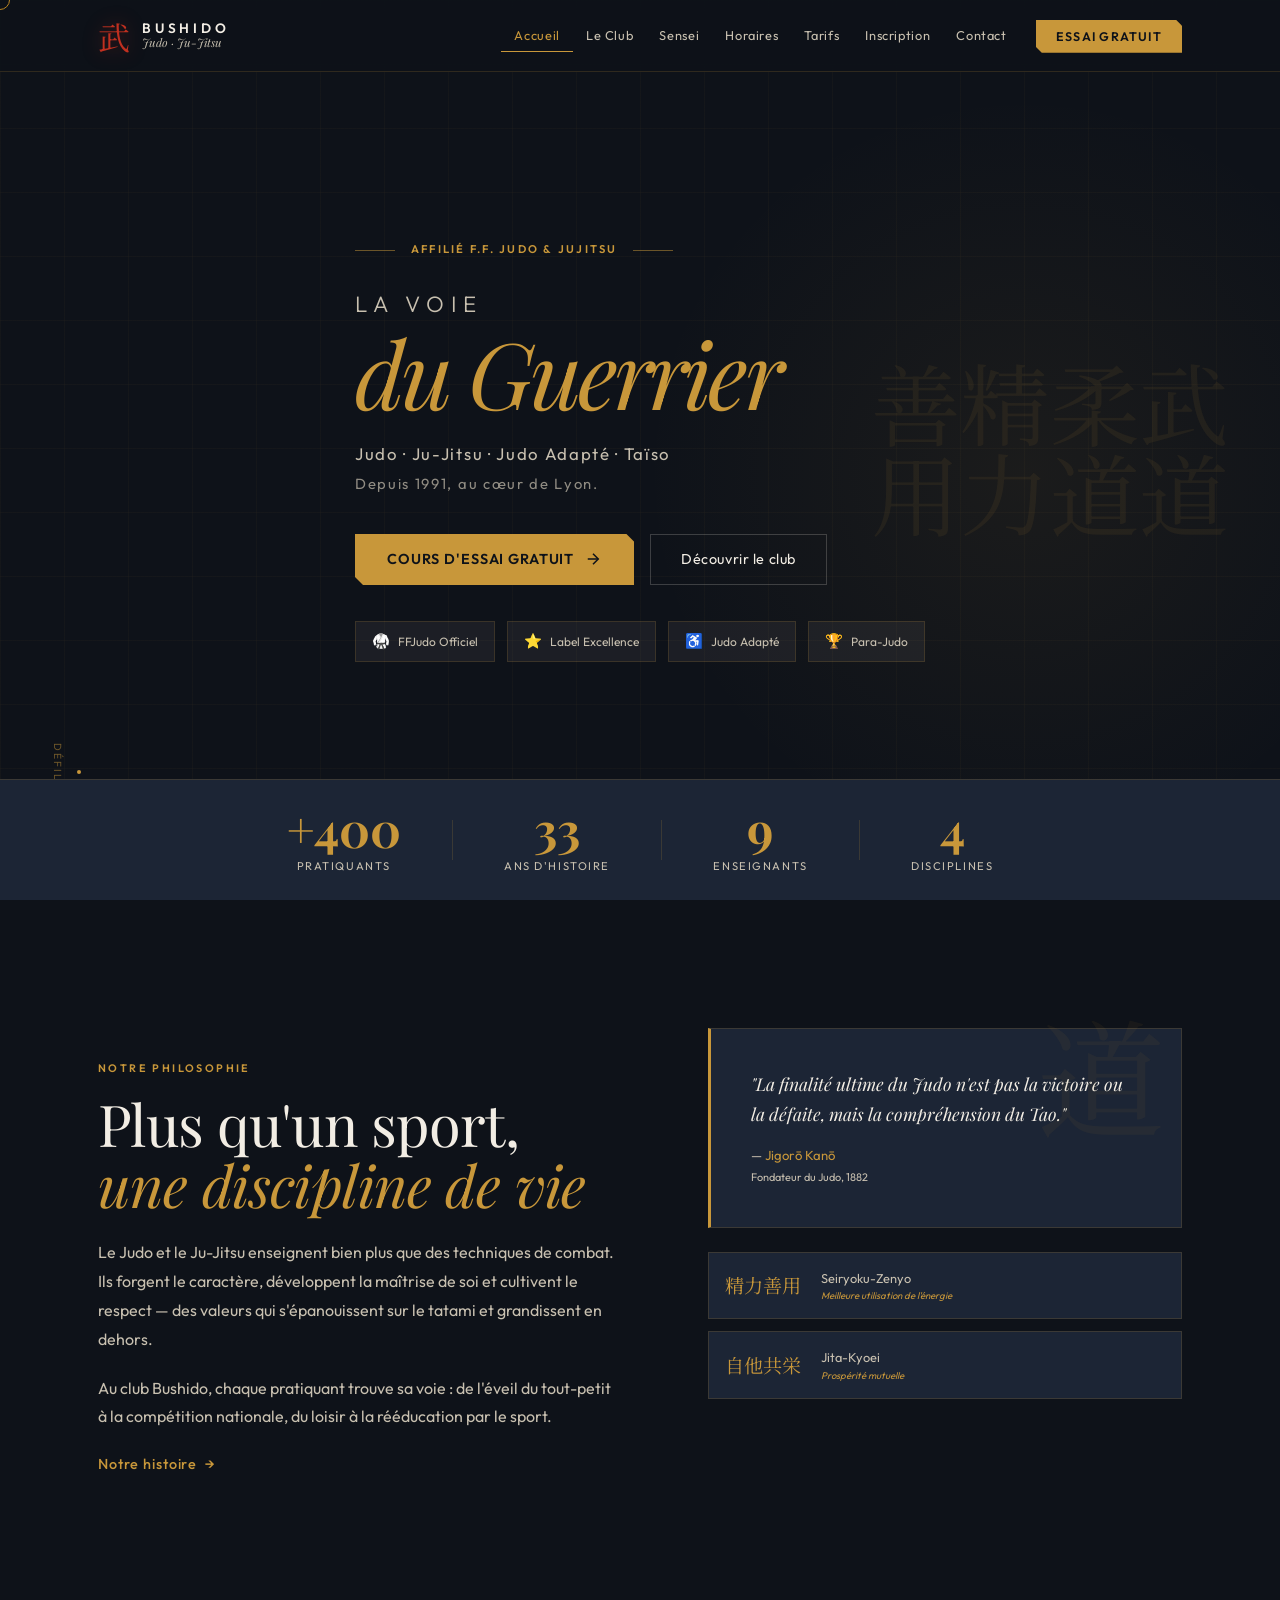
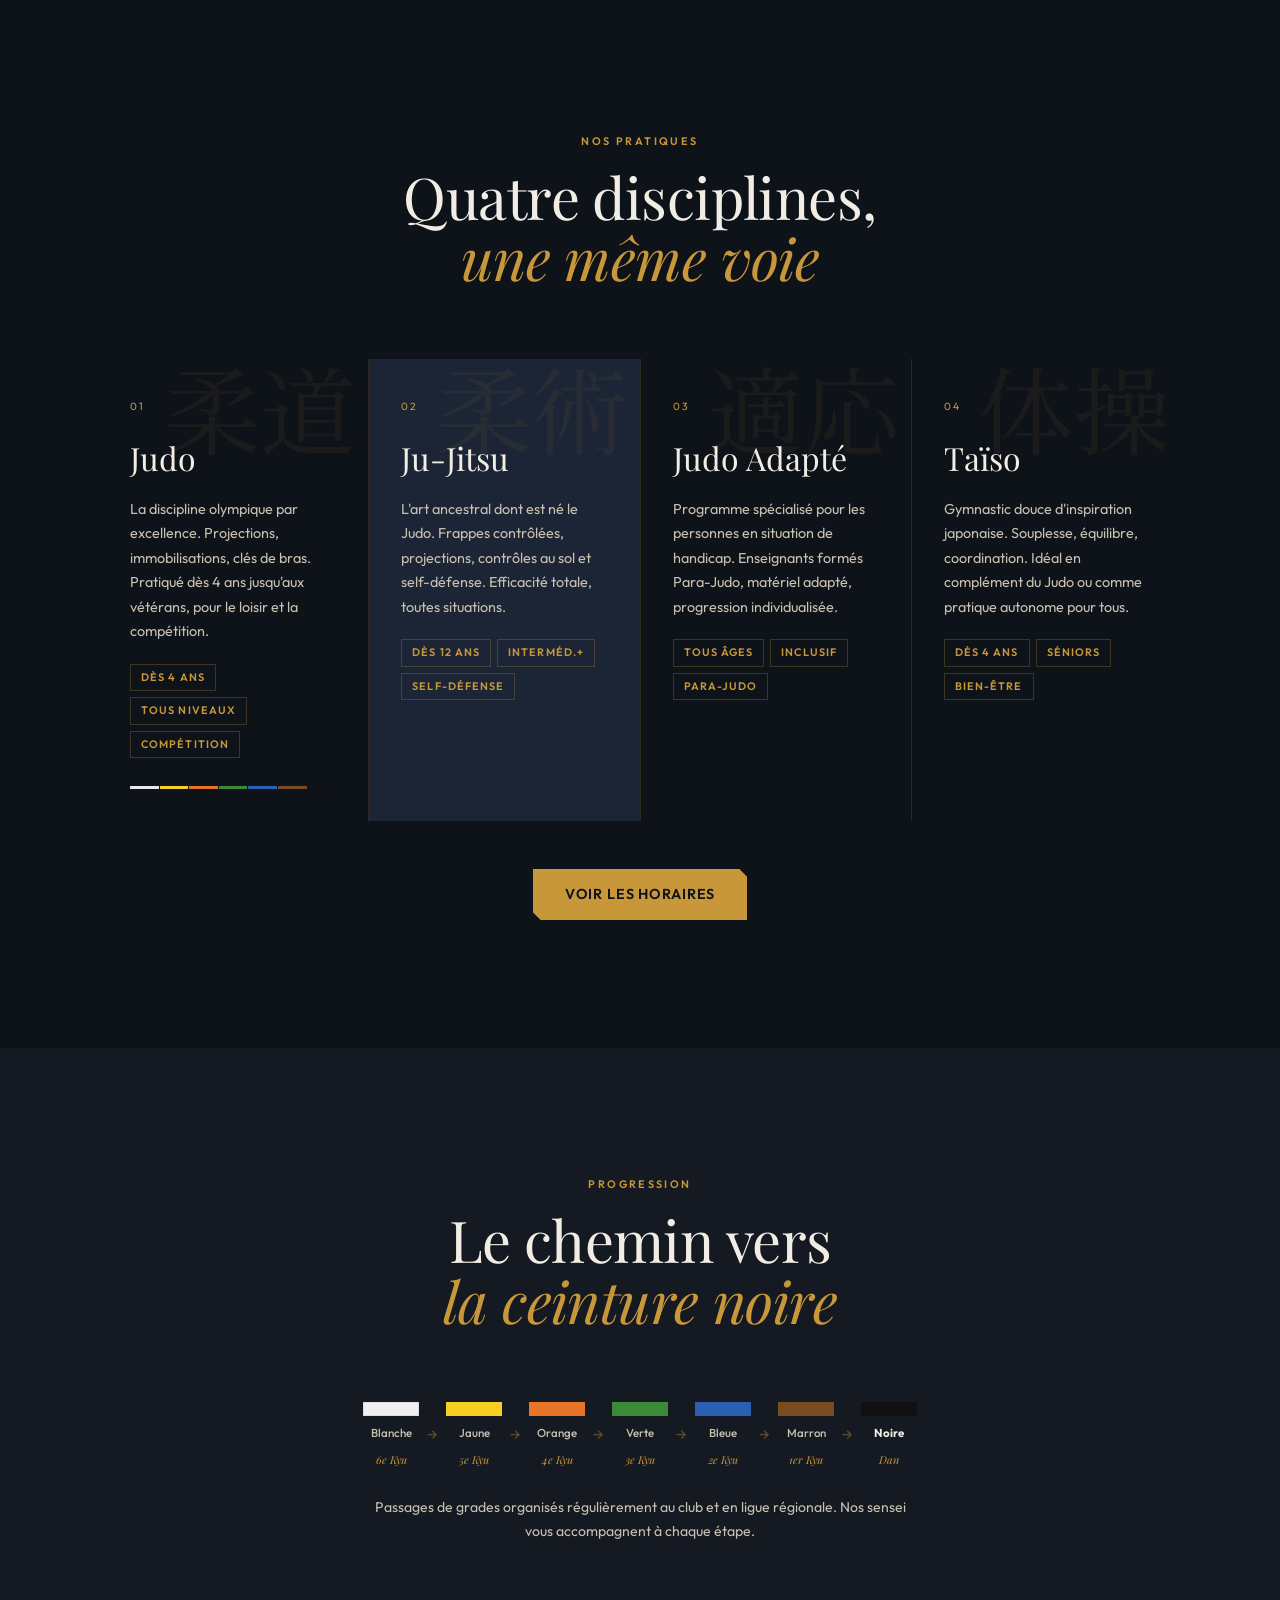
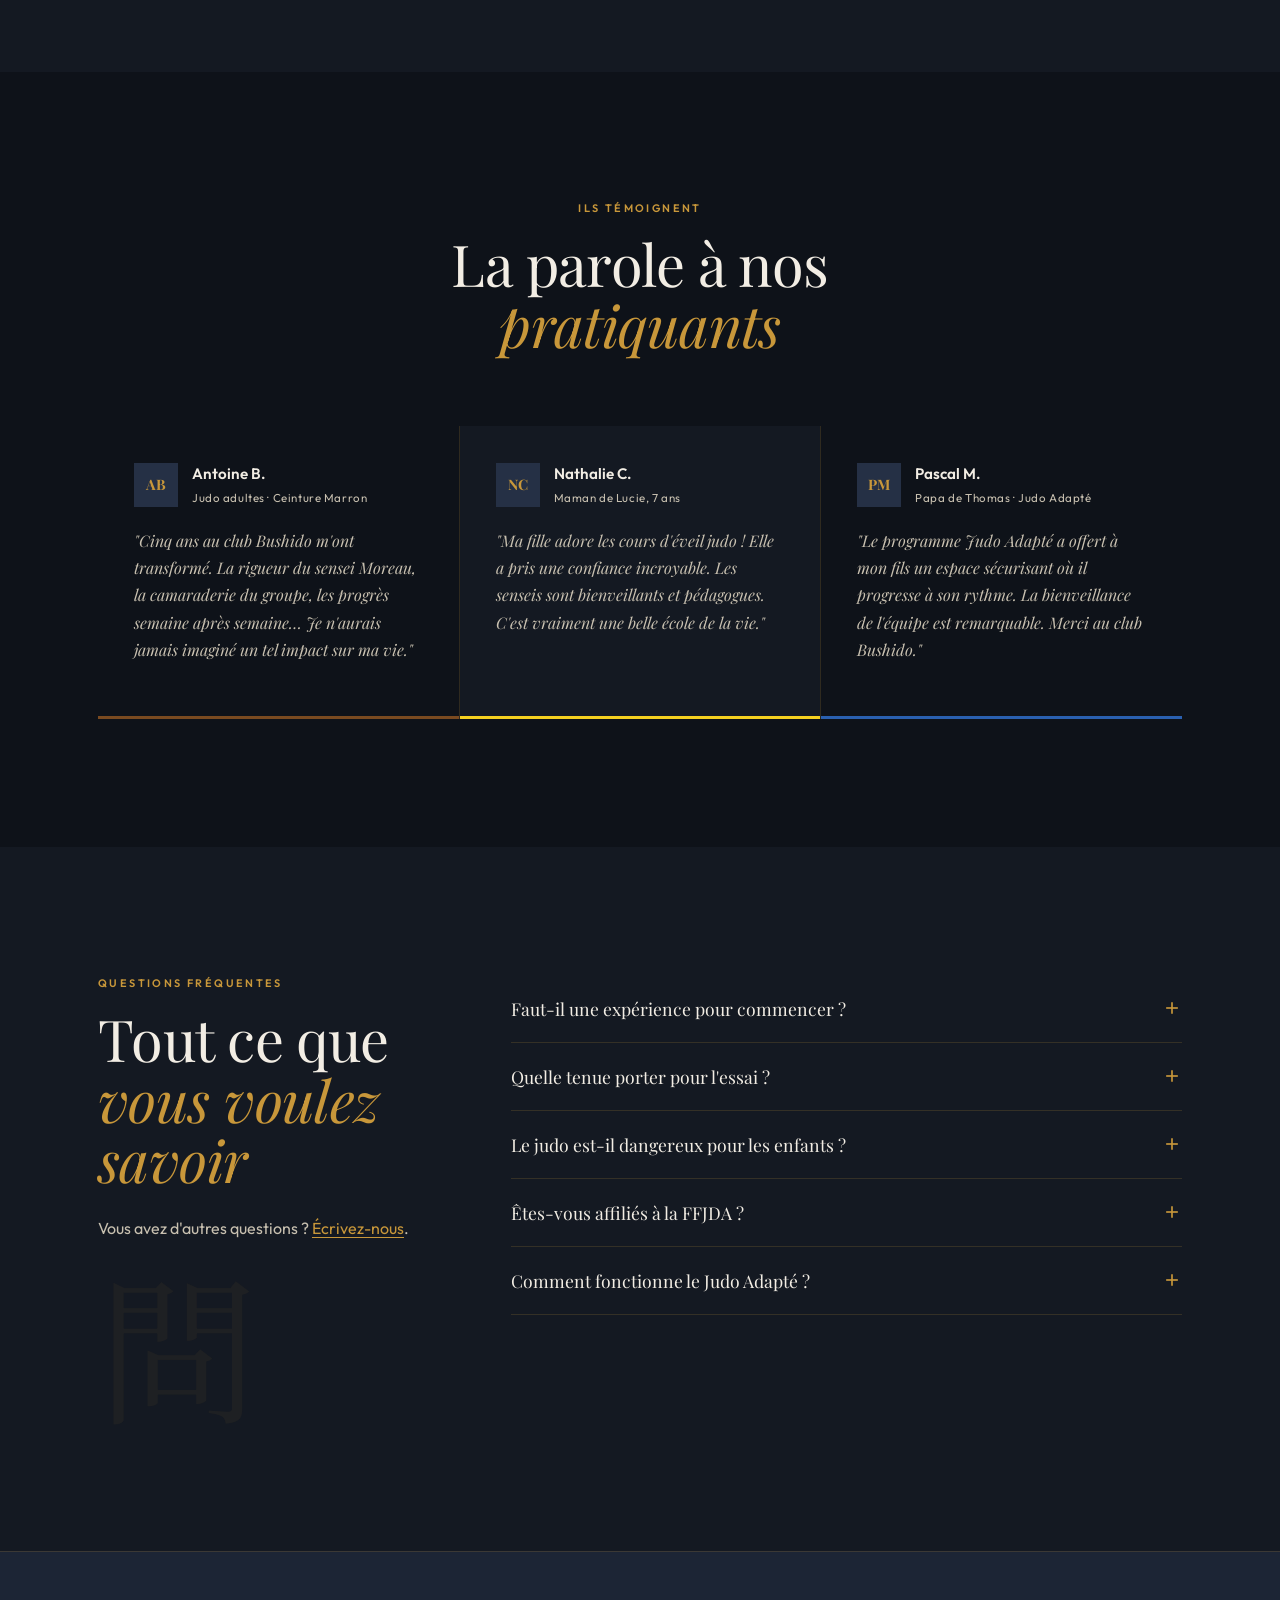
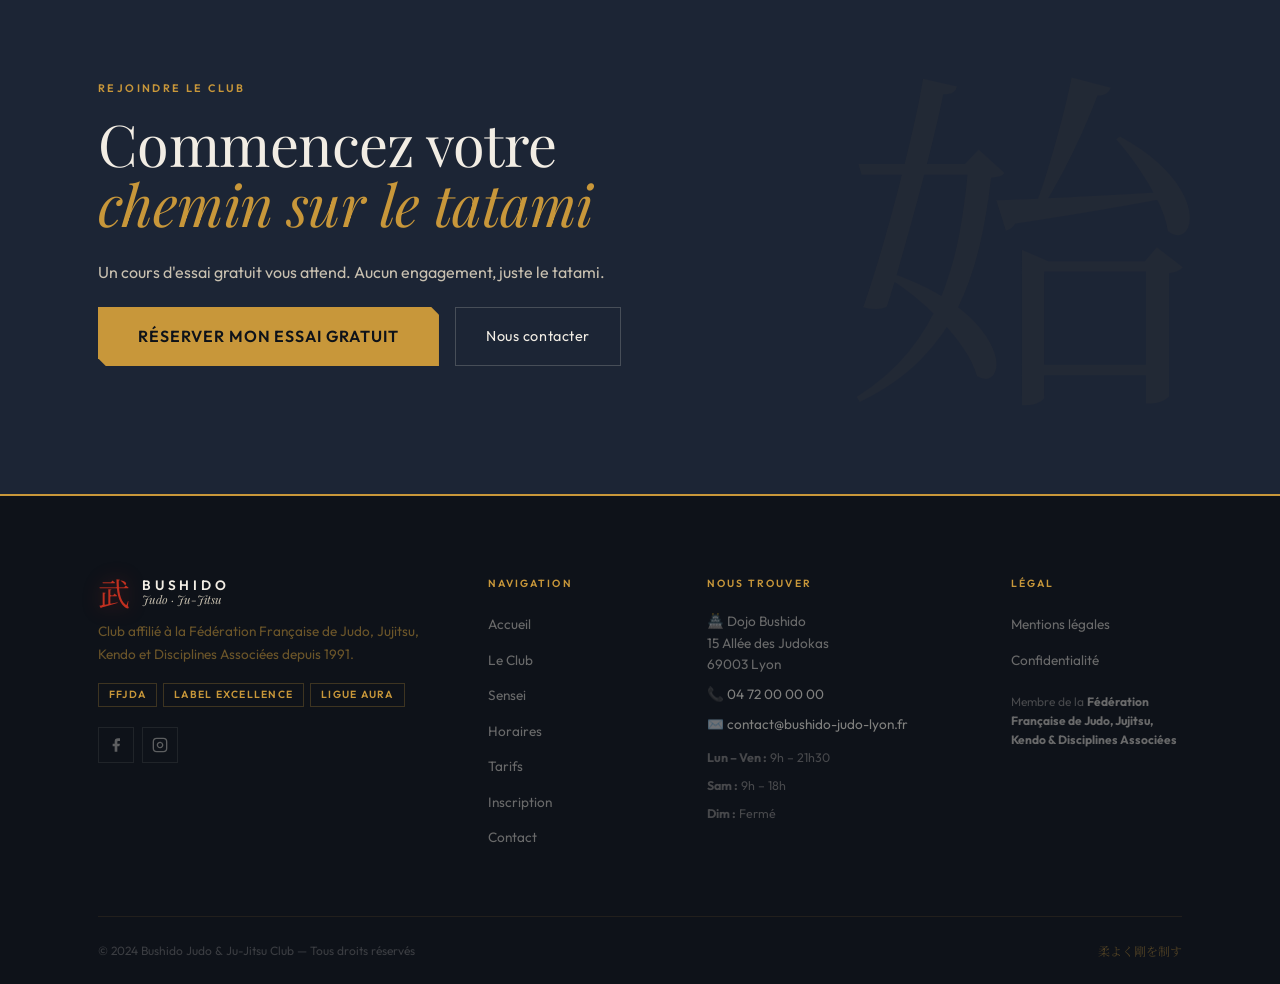
<file: index.html>
<!DOCTYPE html>
<!--
Template by Angelique Simon
License: Proprietary
Unauthorized use is prohibited
-->
<html lang="fr">
<head>
  <meta charset="UTF-8">
  <meta name="viewport" content="width=device-width, initial-scale=1.0">
  <title>Bushido Judo & Ju-Jitsu Club | Fédération Française de Judo – Lyon</title>
  <meta name="description" content="Bushido Judo & Ju-Jitsu Club à Lyon, affilié à la Fédération Française de Judo et de Jujitsu. Judo, Ju-Jitsu, Judo Adapté, Taïso. Cours d'essai gratuit.">
  <meta name="keywords" content="judo Lyon, ju-jitsu Lyon, club judo, fédération française judo, cours judo, arts martiaux Lyon">
  <meta name="robots" content="index, follow">
  <meta property="og:title" content="Bushido Judo & Ju-Jitsu Club – Lyon">
  <meta property="og:description" content="Club affilié à la Fédération Française de Judo. La voie du guerrier, l'esprit du judoka.">
  <meta property="og:type" content="website">
  <link rel="preconnect" href="https://fonts.googleapis.com">
  <link href="https://fonts.googleapis.com/css2?family=Playfair+Display:ital,wght@0,400;0,700;0,900;1,400;1,700&family=Noto+Serif+JP:wght@300;400;700&family=Outfit:wght@300;400;500;600&display=swap" rel="stylesheet">
  <link rel="stylesheet" href="bushido-style.css">
</head>
<body>

  <a href="#main-content" class="skip-link">Aller au contenu principal</a>

  <!-- CURSEUR CUSTOM -->
  <div class="cursor" id="cursor" aria-hidden="true"></div>

  <!-- HEADER -->
  <header class="header" role="banner" id="header">
    <nav class="nav container" role="navigation" aria-label="Navigation principale">
      <a href="bushido-index.html" class="nav__logo" aria-label="Bushido Judo Club – Accueil">
        <div class="logo-wrap">
          <span class="logo-kanji" aria-hidden="true" lang="ja">武</span>
          <div class="logo-text">
            <span class="logo-main">BUSHIDO</span>
            <span class="logo-sub">Judo · Ju-Jitsu</span>
          </div>
        </div>
      </a>
      <button class="nav__burger" id="burgerBtn" aria-label="Ouvrir le menu" aria-expanded="false" aria-controls="navMenu">
        <span class="burger-line"></span>
        <span class="burger-line"></span>
      </button>
      <ul class="nav__links" id="navMenu" role="list">
        <li><a href="bushido-index.html" class="nav__link is-active" aria-current="page">Accueil</a></li>
        <li><a href="bushido-club.html" class="nav__link">Le Club</a></li>
        <li><a href="bushido-sensei.html" class="nav__link">Sensei</a></li>
        <li><a href="bushido-horaires.html" class="nav__link">Horaires</a></li>
        <li><a href="bushido-tarifs.html" class="nav__link">Tarifs</a></li>
        <li><a href="bushido-inscription.html" class="nav__link">Inscription</a></li>
        <li><a href="bushido-contact.html" class="nav__link">Contact</a></li>
        <li><a href="bushido-inscription.html" class="nav__trial">Essai gratuit</a></li>
      </ul>
    </nav>
  </header>

  <main id="main-content">

    <!-- ===================== HERO ===================== -->
    <section class="hero" aria-label="Section principale">
      <!-- BG layers -->
      <div class="hero__bg" aria-hidden="true">
        <div class="hero__tatami-grid"></div>
        <div class="hero__glow"></div>
      </div>

      <!-- Vertical kanji rail -->
      <div class="hero__kanji-rail" aria-hidden="true">
        <span class="vk vk--1" lang="ja">武道</span>
        <span class="vk vk--2" lang="ja">柔道</span>
        <span class="vk vk--3" lang="ja">精力</span>
        <span class="vk vk--4" lang="ja">善用</span>
      </div>

      <div class="hero__content container">
        <div class="hero__tag stagger-1">
          <div class="htag-line" aria-hidden="true"></div>
          <span>Affilié F.F. Judo &amp; Jujitsu</span>
          <div class="htag-line" aria-hidden="true"></div>
        </div>

        <h1 class="hero__h1 stagger-2">
          <span class="h1-top">La Voie</span>
          <span class="h1-main"><em>du Guerrier</em></span>
        </h1>

        <p class="hero__para stagger-3">
          Judo · Ju-Jitsu · Judo Adapté · Taïso<br>
          <span>Depuis 1991, au cœur de Lyon.</span>
        </p>

        <div class="hero__ctas stagger-4">
          <a href="bushido-inscription.html" class="cta-primary">
            <span>Cours d'essai gratuit</span>
            <svg width="18" height="18" viewBox="0 0 24 24" fill="none" stroke="currentColor" stroke-width="2" aria-hidden="true"><line x1="5" y1="12" x2="19" y2="12"/><polyline points="12 5 19 12 12 19"/></svg>
          </a>
          <a href="bushido-club.html" class="cta-ghost">Découvrir le club</a>
        </div>

        <!-- Medallions -->
        <div class="hero__medallions stagger-5" aria-label="Labels et certifications">
          <div class="medal">
            <div class="medal__ring" aria-hidden="true">🥋</div>
            <span>FFJudo Officiel</span>
          </div>
          <div class="medal">
            <div class="medal__ring" aria-hidden="true">⭐</div>
            <span>Label Excellence</span>
          </div>
          <div class="medal">
            <div class="medal__ring" aria-hidden="true">♿</div>
            <span>Judo Adapté</span>
          </div>
          <div class="medal">
            <div class="medal__ring" aria-hidden="true">🏆</div>
            <span>Para-Judo</span>
          </div>
        </div>
      </div>

      <!-- Scroll indicator -->
      <div class="hero__scroll" aria-hidden="true">
        <div class="scroll-dot"></div>
        <span>Défiler</span>
      </div>

      <!-- Stats band -->
      <div class="hero__stats-band" aria-label="Chiffres clés">
        <div class="sband-item stagger-1">
          <strong>+400</strong>
          <span>Pratiquants</span>
        </div>
        <div class="sband-sep" aria-hidden="true"></div>
        <div class="sband-item stagger-2">
          <strong>33</strong>
          <span>Ans d'histoire</span>
        </div>
        <div class="sband-sep" aria-hidden="true"></div>
        <div class="sband-item stagger-3">
          <strong>9</strong>
          <span>Enseignants</span>
        </div>
        <div class="sband-sep" aria-hidden="true"></div>
        <div class="sband-item stagger-4">
          <strong>4</strong>
          <span>Disciplines</span>
        </div>
      </div>
    </section>

    <!-- ===================== PHILOSOPHIE ===================== -->
    <section class="section phi-section" aria-labelledby="phi-title">
      <div class="container">
        <div class="phi-layout">
          <div class="phi-left reveal">
            <div class="section-tag">Notre philosophie</div>
            <h2 id="phi-title" class="section-h">
              Plus qu'un sport,<br>
              <em>une discipline de vie</em>
            </h2>
            <p class="section-p">Le Judo et le Ju-Jitsu enseignent bien plus que des techniques de combat. Ils forgent le caractère, développent la maîtrise de soi et cultivent le respect — des valeurs qui s'épanouissent sur le tatami et grandissent en dehors.</p>
            <p class="section-p">Au club Bushido, chaque pratiquant trouve sa voie : de l'éveil du tout-petit à la compétition nationale, du loisir à la rééducation par le sport.</p>
            <a href="bushido-club.html" class="link-arrow">Notre histoire <span aria-hidden="true">→</span></a>
          </div>
          <div class="phi-right reveal">
            <figure class="phi-quote-card" aria-label="Citation de Jigorō Kanō">
              <div class="phi-quote-deco" aria-hidden="true" lang="ja">道</div>
              <blockquote>
                <p>"La finalité ultime du Judo n'est pas la victoire ou la défaite, mais la compréhension du Tao."</p>
                <footer>— <cite>Jigorō Kanō</cite><br><small>Fondateur du Judo, 1882</small></footer>
              </blockquote>
            </figure>
            <div class="phi-principles" aria-label="Principes du Judo">
              <div class="principle">
                <span class="p-kanji" lang="ja">精力善用</span>
                <span class="p-text">Seiryoku-Zenyo<br><em>Meilleure utilisation de l'énergie</em></span>
              </div>
              <div class="principle">
                <span class="p-kanji" lang="ja">自他共栄</span>
                <span class="p-text">Jita-Kyoei<br><em>Prospérité mutuelle</em></span>
              </div>
            </div>
          </div>
        </div>
      </div>
    </section>

    <!-- ===================== DISCIPLINES ===================== -->
    <section class="section disc-section" aria-labelledby="disc-title">
      <div class="container">
        <div class="section-header reveal">
          <div class="section-tag">Nos pratiques</div>
          <h2 id="disc-title" class="section-h">Quatre disciplines,<br><em>une même voie</em></h2>
        </div>
        <div class="disc-grid">
          <article class="disc-tile reveal" aria-label="Judo">
            <div class="disc-tile__num" aria-hidden="true">01</div>
            <div class="disc-tile__kanji" lang="ja" aria-hidden="true">柔道</div>
            <div class="disc-tile__body">
              <h3>Judo</h3>
              <p>La discipline olympique par excellence. Projections, immobilisations, clés de bras. Pratiqué dès 4 ans jusqu'aux vétérans, pour le loisir et la compétition.</p>
              <div class="disc-tile__tags">
                <span>Dès 4 ans</span><span>Tous niveaux</span><span>Compétition</span>
              </div>
            </div>
            <div class="disc-tile__belt-bar" aria-label="Grades de judo">
              <div class="bb bb--w"></div><div class="bb bb--y"></div><div class="bb bb--o"></div>
              <div class="bb bb--g"></div><div class="bb bb--b"></div><div class="bb bb--br"></div><div class="bb bb--k"></div>
            </div>
          </article>

          <article class="disc-tile disc-tile--accent reveal" aria-label="Ju-Jitsu">
            <div class="disc-tile__num" aria-hidden="true">02</div>
            <div class="disc-tile__kanji" lang="ja" aria-hidden="true">柔術</div>
            <div class="disc-tile__body">
              <h3>Ju-Jitsu</h3>
              <p>L'art ancestral dont est né le Judo. Frappes contrôlées, projections, contrôles au sol et self-défense. Efficacité totale, toutes situations.</p>
              <div class="disc-tile__tags">
                <span>Dès 12 ans</span><span>Interméd.+</span><span>Self-défense</span>
              </div>
            </div>
          </article>

          <article class="disc-tile reveal" aria-label="Judo Adapté">
            <div class="disc-tile__num" aria-hidden="true">03</div>
            <div class="disc-tile__kanji" lang="ja" aria-hidden="true">適応</div>
            <div class="disc-tile__body">
              <h3>Judo Adapté</h3>
              <p>Programme spécialisé pour les personnes en situation de handicap. Enseignants formés Para-Judo, matériel adapté, progression individualisée.</p>
              <div class="disc-tile__tags">
                <span>Tous âges</span><span>Inclusif</span><span>Para-Judo</span>
              </div>
            </div>
          </article>

          <article class="disc-tile reveal" aria-label="Taïso">
            <div class="disc-tile__num" aria-hidden="true">04</div>
            <div class="disc-tile__kanji" lang="ja" aria-hidden="true">体操</div>
            <div class="disc-tile__body">
              <h3>Taïso</h3>
              <p>Gymnastic douce d'inspiration japonaise. Souplesse, équilibre, coordination. Idéal en complément du Judo ou comme pratique autonome pour tous.</p>
              <div class="disc-tile__tags">
                <span>Dès 4 ans</span><span>Séniors</span><span>Bien-être</span>
              </div>
            </div>
          </article>
        </div>
        <div class="disc-cta reveal">
          <a href="bushido-horaires.html" class="cta-primary">Voir les horaires</a>
        </div>
      </div>
    </section>

    <!-- ===================== CEINTURES ===================== -->
    <section class="section belts-section" aria-labelledby="belts-title">
      <div class="container">
        <div class="section-header reveal">
          <div class="section-tag">Progression</div>
          <h2 id="belts-title" class="section-h">Le chemin vers<br><em>la ceinture noire</em></h2>
        </div>
        <div class="belts-path reveal" role="list" aria-label="Grades et ceintures">
          <div class="belt-step" role="listitem">
            <div class="belt-strip" style="background:#f0f0f0; border:1px solid #ddd;" aria-label="Blanche"></div>
            <span class="belt-name">Blanche</span><span class="belt-kyu">6e Kyu</span>
          </div>
          <div class="belt-arrow" aria-hidden="true">→</div>
          <div class="belt-step" role="listitem">
            <div class="belt-strip" style="background:#f5d020;" aria-label="Jaune"></div>
            <span class="belt-name">Jaune</span><span class="belt-kyu">5e Kyu</span>
          </div>
          <div class="belt-arrow" aria-hidden="true">→</div>
          <div class="belt-step" role="listitem">
            <div class="belt-strip" style="background:#e8742a;" aria-label="Orange"></div>
            <span class="belt-name">Orange</span><span class="belt-kyu">4e Kyu</span>
          </div>
          <div class="belt-arrow" aria-hidden="true">→</div>
          <div class="belt-step" role="listitem">
            <div class="belt-strip" style="background:#3a8a3a;" aria-label="Verte"></div>
            <span class="belt-name">Verte</span><span class="belt-kyu">3e Kyu</span>
          </div>
          <div class="belt-arrow" aria-hidden="true">→</div>
          <div class="belt-step" role="listitem">
            <div class="belt-strip" style="background:#2a60b0;" aria-label="Bleue"></div>
            <span class="belt-name">Bleue</span><span class="belt-kyu">2e Kyu</span>
          </div>
          <div class="belt-arrow" aria-hidden="true">→</div>
          <div class="belt-step" role="listitem">
            <div class="belt-strip" style="background:#7a4a20;" aria-label="Marron"></div>
            <span class="belt-name">Marron</span><span class="belt-kyu">1er Kyu</span>
          </div>
          <div class="belt-arrow" aria-hidden="true">→</div>
          <div class="belt-step belt-step--dan" role="listitem">
            <div class="belt-strip" style="background:#111;" aria-label="Noire"></div>
            <span class="belt-name">Noire</span><span class="belt-kyu">Dan</span>
          </div>
        </div>
        <p class="belts-note reveal">Passages de grades organisés régulièrement au club et en ligue régionale. Nos sensei vous accompagnent à chaque étape.</p>
      </div>
    </section>

    <!-- ===================== TÉMOIGNAGES ===================== -->
    <section class="section testi-section" aria-labelledby="testi-title">
      <div class="container">
        <div class="section-header reveal">
          <div class="section-tag">Ils témoignent</div>
          <h2 id="testi-title" class="section-h">La parole à nos<br><em>pratiquants</em></h2>
        </div>
        <div class="testi-grid">
          <blockquote class="testi-card reveal">
            <div class="testi-card__top">
              <div class="testi-avatar">AB</div>
              <div>
                <strong>Antoine B.</strong>
                <span>Judo adultes · Ceinture Marron</span>
              </div>
            </div>
            <p>"Cinq ans au club Bushido m'ont transformé. La rigueur du sensei Moreau, la camaraderie du groupe, les progrès semaine après semaine… Je n'aurais jamais imaginé un tel impact sur ma vie."</p>
            <div class="testi-card__belt" aria-hidden="true" style="background:#7a4a20;"></div>
          </blockquote>
          <blockquote class="testi-card testi-card--alt reveal">
            <div class="testi-card__top">
              <div class="testi-avatar">NC</div>
              <div>
                <strong>Nathalie C.</strong>
                <span>Maman de Lucie, 7 ans</span>
              </div>
            </div>
            <p>"Ma fille adore les cours d'éveil judo ! Elle a pris une confiance incroyable. Les senseis sont bienveillants et pédagogues. C'est vraiment une belle école de la vie."</p>
            <div class="testi-card__belt" aria-hidden="true" style="background:#f5d020;"></div>
          </blockquote>
          <blockquote class="testi-card reveal">
            <div class="testi-card__top">
              <div class="testi-avatar">PM</div>
              <div>
                <strong>Pascal M.</strong>
                <span>Papa de Thomas · Judo Adapté</span>
              </div>
            </div>
            <p>"Le programme Judo Adapté a offert à mon fils un espace sécurisant où il progresse à son rythme. La bienveillance de l'équipe est remarquable. Merci au club Bushido."</p>
            <div class="testi-card__belt" aria-hidden="true" style="background:#2a60b0;"></div>
          </blockquote>
        </div>
      </div>
    </section>

    <!-- ===================== FAQ ===================== -->
    <section class="section faq-section" aria-labelledby="faq-title">
      <div class="container">
        <div class="faq-layout">
          <div class="faq-left reveal">
            <div class="section-tag">Questions fréquentes</div>
            <h2 id="faq-title" class="section-h">Tout ce que<br><em>vous voulez savoir</em></h2>
            <p class="section-p">Vous avez d'autres questions ? <a href="bushido-contact.html" class="inline-link">Écrivez-nous</a>.</p>
            <div class="faq-kanji" aria-hidden="true" lang="ja">問</div>
          </div>
          <div class="faq-right">
            <div class="faq-item reveal">
              <button class="faq-q" aria-expanded="false" aria-controls="fa1">
                <span>Faut-il une expérience pour commencer ?</span>
                <svg class="faq-icon" width="20" height="20" viewBox="0 0 24 24" fill="none" stroke="currentColor" stroke-width="2" aria-hidden="true"><line x1="12" y1="5" x2="12" y2="19"/><line x1="5" y1="12" x2="19" y2="12"/></svg>
              </button>
              <div class="faq-a" id="fa1" hidden><p>Aucune expérience requise. Nos cours débutants accueillent les personnes sans aucun bagage. Les cours d'éveil judo acceptent les enfants dès 4 ans.</p></div>
            </div>
            <div class="faq-item reveal">
              <button class="faq-q" aria-expanded="false" aria-controls="fa2">
                <span>Quelle tenue porter pour l'essai ?</span>
                <svg class="faq-icon" width="20" height="20" viewBox="0 0 24 24" fill="none" stroke="currentColor" stroke-width="2" aria-hidden="true"><line x1="12" y1="5" x2="12" y2="19"/><line x1="5" y1="12" x2="19" y2="12"/></svg>
              </button>
              <div class="faq-a" id="fa2" hidden><p>Pour le cours d'essai, une tenue de sport confortable suffit. Après inscription, un judogi (kimono) est requis. Nous en vendons et en louons au club.</p></div>
            </div>
            <div class="faq-item reveal">
              <button class="faq-q" aria-expanded="false" aria-controls="fa3">
                <span>Le judo est-il dangereux pour les enfants ?</span>
                <svg class="faq-icon" width="20" height="20" viewBox="0 0 24 24" fill="none" stroke="currentColor" stroke-width="2" aria-hidden="true"><line x1="12" y1="5" x2="12" y2="19"/><line x1="5" y1="12" x2="19" y2="12"/></svg>
              </button>
              <div class="faq-a" id="fa3" hidden><p>Le judo est très encadré et sécurisé. L'apprentissage des chutes (ukemi) précède toute projection. Nos tatamis sont homologués et nos enseignants diplômés veillent à la sécurité de chacun.</p></div>
            </div>
            <div class="faq-item reveal">
              <button class="faq-q" aria-expanded="false" aria-controls="fa4">
                <span>Êtes-vous affiliés à la FFJDA ?</span>
                <svg class="faq-icon" width="20" height="20" viewBox="0 0 24 24" fill="none" stroke="currentColor" stroke-width="2" aria-hidden="true"><line x1="12" y1="5" x2="12" y2="19"/><line x1="5" y1="12" x2="19" y2="12"/></svg>
              </button>
              <div class="faq-a" id="fa4" hidden><p>Oui, le club Bushido est officiellement affilié à la Fédération Française de Judo, Jujitsu, Kendo et Disciplines Associées. Tous nos enseignants sont diplômés d'État ou titulaires du CQP.</p></div>
            </div>
            <div class="faq-item reveal">
              <button class="faq-q" aria-expanded="false" aria-controls="fa5">
                <span>Comment fonctionne le Judo Adapté ?</span>
                <svg class="faq-icon" width="20" height="20" viewBox="0 0 24 24" fill="none" stroke="currentColor" stroke-width="2" aria-hidden="true"><line x1="12" y1="5" x2="12" y2="19"/><line x1="5" y1="12" x2="19" y2="12"/></svg>
              </button>
              <div class="faq-a" id="fa5" hidden><p>Le programme Judo Adapté est conçu pour les personnes en situation de handicap (moteur, mental, sensoriel). Les séances sont encadrées par des enseignants formés Para-Judo, avec du matériel spécifique et une pédagogie individualisée.</p></div>
            </div>
          </div>
        </div>
      </div>
    </section>

    <!-- ===================== CTA FINAL ===================== -->
    <section class="section cta-final-section" aria-labelledby="cta-title">
      <div class="cta-final-bg" aria-hidden="true">
        <div class="cf-kanji" lang="ja">始</div>
      </div>
      <div class="container">
        <div class="cta-final-content reveal">
          <div class="section-tag">Rejoindre le club</div>
          <h2 id="cta-title" class="section-h">Commencez votre<br><em>chemin sur le tatami</em></h2>
          <p class="section-p">Un cours d'essai gratuit vous attend. Aucun engagement, juste le tatami.</p>
          <div class="cta-final-btns">
            <a href="bushido-inscription.html" class="cta-primary cta-primary--large">Réserver mon essai gratuit</a>
            <a href="bushido-contact.html" class="cta-ghost">Nous contacter</a>
          </div>
        </div>
      </div>
    </section>

  </main>

  <!-- ===================== FOOTER ===================== -->
  <footer class="footer" role="contentinfo">
    <div class="container">
      <div class="footer-grid">
        <div class="footer-brand">
          <a href="bushido-index.html" class="nav__logo footer-logo" aria-label="Bushido Judo Club">
            <div class="logo-wrap">
              <span class="logo-kanji" aria-hidden="true" lang="ja">武</span>
              <div class="logo-text">
                <span class="logo-main">BUSHIDO</span>
                <span class="logo-sub">Judo · Ju-Jitsu</span>
              </div>
            </div>
          </a>
          <p>Club affilié à la Fédération Française de Judo, Jujitsu, Kendo et Disciplines Associées depuis 1991.</p>
          <div class="footer-affil">
            <span class="affil-tag">FFJDA</span>
            <span class="affil-tag">Label Excellence</span>
            <span class="affil-tag">Ligue AURA</span>
          </div>
          <div class="footer-social">
            <a href="https://facebook.com" target="_blank" rel="noopener noreferrer" class="social-btn" aria-label="Facebook Bushido Judo">
              <svg width="16" height="16" viewBox="0 0 24 24" fill="currentColor" aria-hidden="true"><path d="M18 2h-3a5 5 0 0 0-5 5v3H7v4h3v8h4v-8h3l1-4h-4V7a1 1 0 0 1 1-1h3z"/></svg>
            </a>
            <a href="https://instagram.com" target="_blank" rel="noopener noreferrer" class="social-btn" aria-label="Instagram Bushido Judo">
              <svg width="16" height="16" viewBox="0 0 24 24" fill="none" stroke="currentColor" stroke-width="2" aria-hidden="true"><rect x="2" y="2" width="20" height="20" rx="5" ry="5"/><path d="M16 11.37A4 4 0 1 1 12.63 8 4 4 0 0 1 16 11.37z"/><line x1="17.5" y1="6.5" x2="17.51" y2="6.5"/></svg>
            </a>
          </div>
        </div>
        <nav class="footer-nav" aria-label="Navigation footer">
          <h3>Navigation</h3>
          <ul role="list">
            <li><a href="bushido-index.html">Accueil</a></li>
            <li><a href="bushido-club.html">Le Club</a></li>
            <li><a href="bushido-sensei.html">Sensei</a></li>
            <li><a href="bushido-horaires.html">Horaires</a></li>
            <li><a href="bushido-tarifs.html">Tarifs</a></li>
            <li><a href="bushido-inscription.html">Inscription</a></li>
            <li><a href="bushido-contact.html">Contact</a></li>
          </ul>
        </nav>
        <div class="footer-contact">
          <h3>Nous trouver</h3>
          <address>
            <p>🏯 Dojo Bushido<br>15 Allée des Judokas<br>69003 Lyon</p>
            <p>📞 <a href="tel:+33472000000">04 72 00 00 00</a></p>
            <p>✉️ <a href="mailto:contact@bushido-judo-lyon.fr">contact@bushido-judo-lyon.fr</a></p>
          </address>
          <div class="footer-hours">
            <p><strong>Lun – Ven :</strong> 9h – 21h30</p>
            <p><strong>Sam :</strong> 9h – 18h</p>
            <p><strong>Dim :</strong> Fermé</p>
          </div>
        </div>
        <div class="footer-legal">
          <h3>Légal</h3>
          <ul role="list">
            <li><a href="bushido-mentions.html">Mentions légales</a></li>
            <li><a href="bushido-confidentialite.html">Confidentialité</a></li>
          </ul>
          <p class="footer-ffjda-txt">Membre de la <strong>Fédération Française de Judo, Jujitsu, Kendo &amp; Disciplines Associées</strong></p>
        </div>
      </div>
      <div class="footer-bottom">
        <p>&copy; 2024 Bushido Judo &amp; Ju-Jitsu Club — Tous droits réservés</p>
        <p class="footer-jp" lang="ja" title="La voie souple triomphe de la force brute">柔よく剛を制す</p>
      </div>
    </div>
  </footer>

  <script src="bushido-script.js"></script>
</body>
</html>
</file>
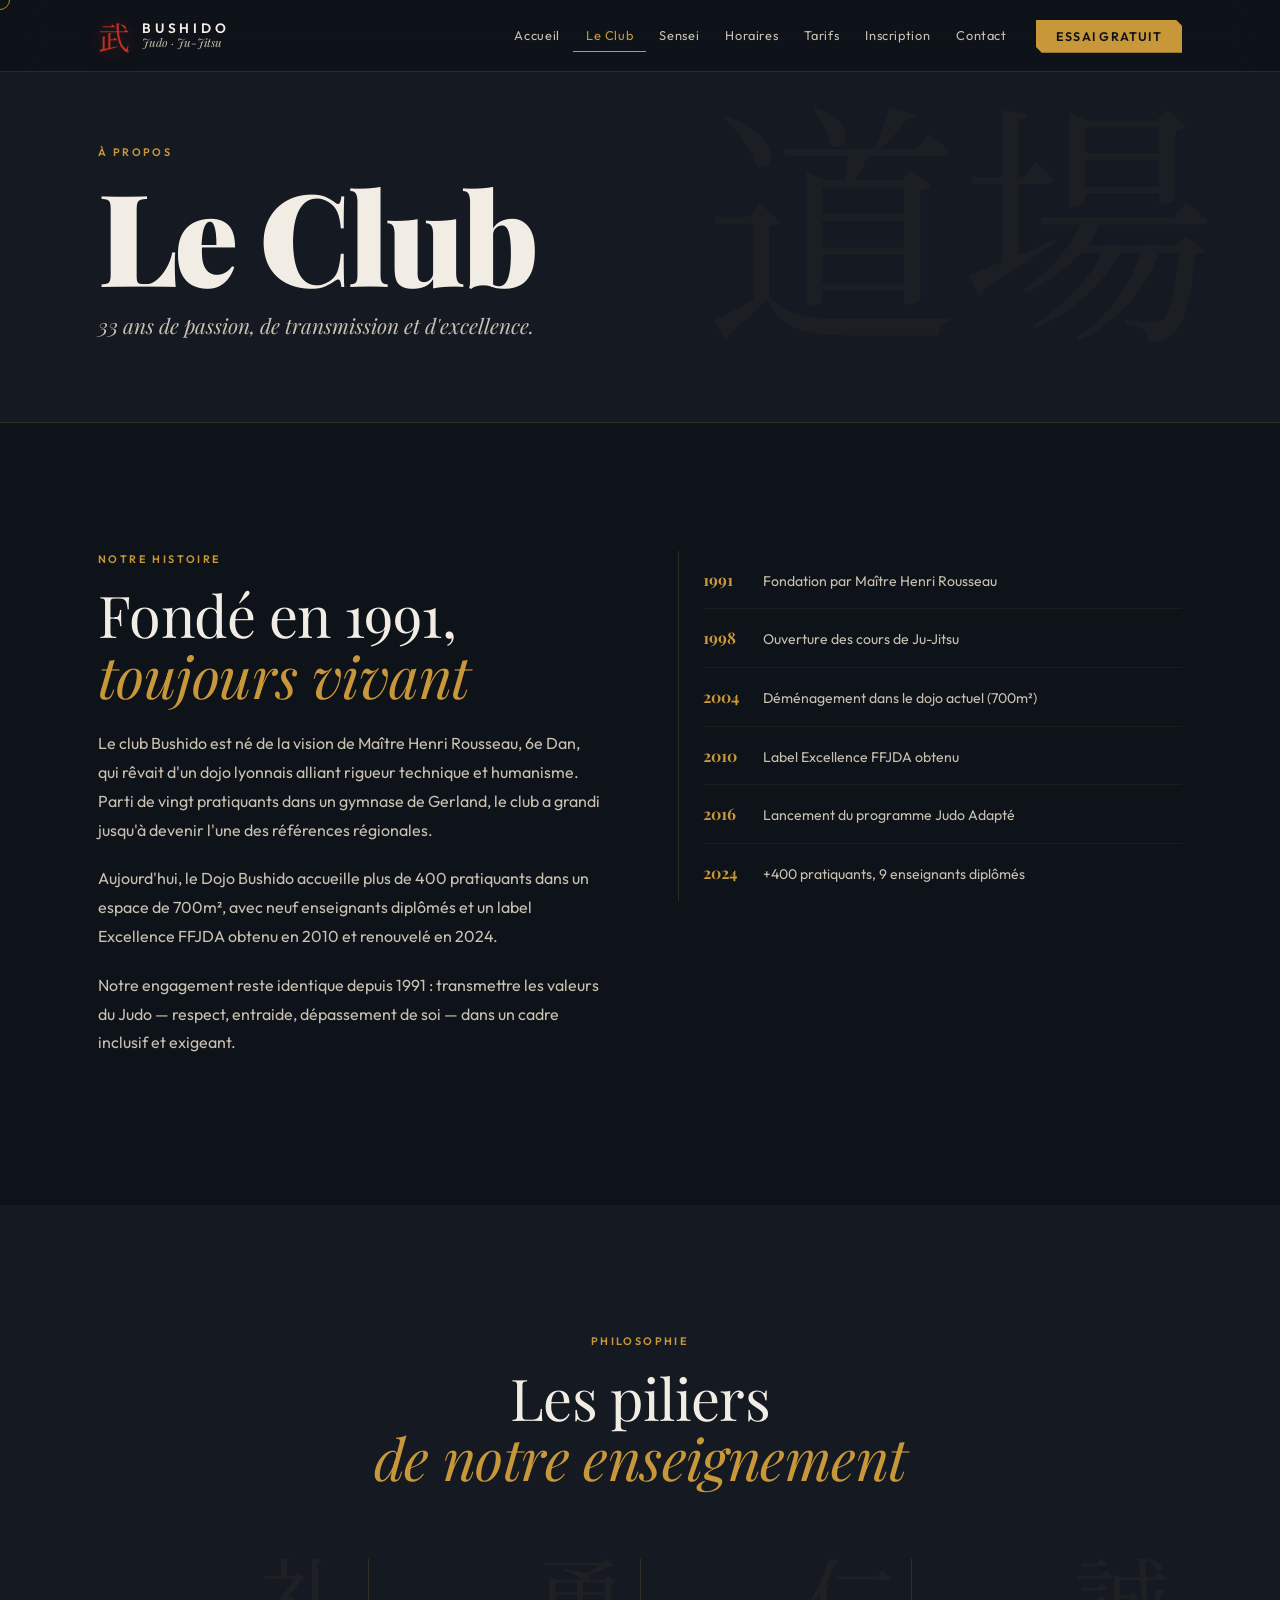
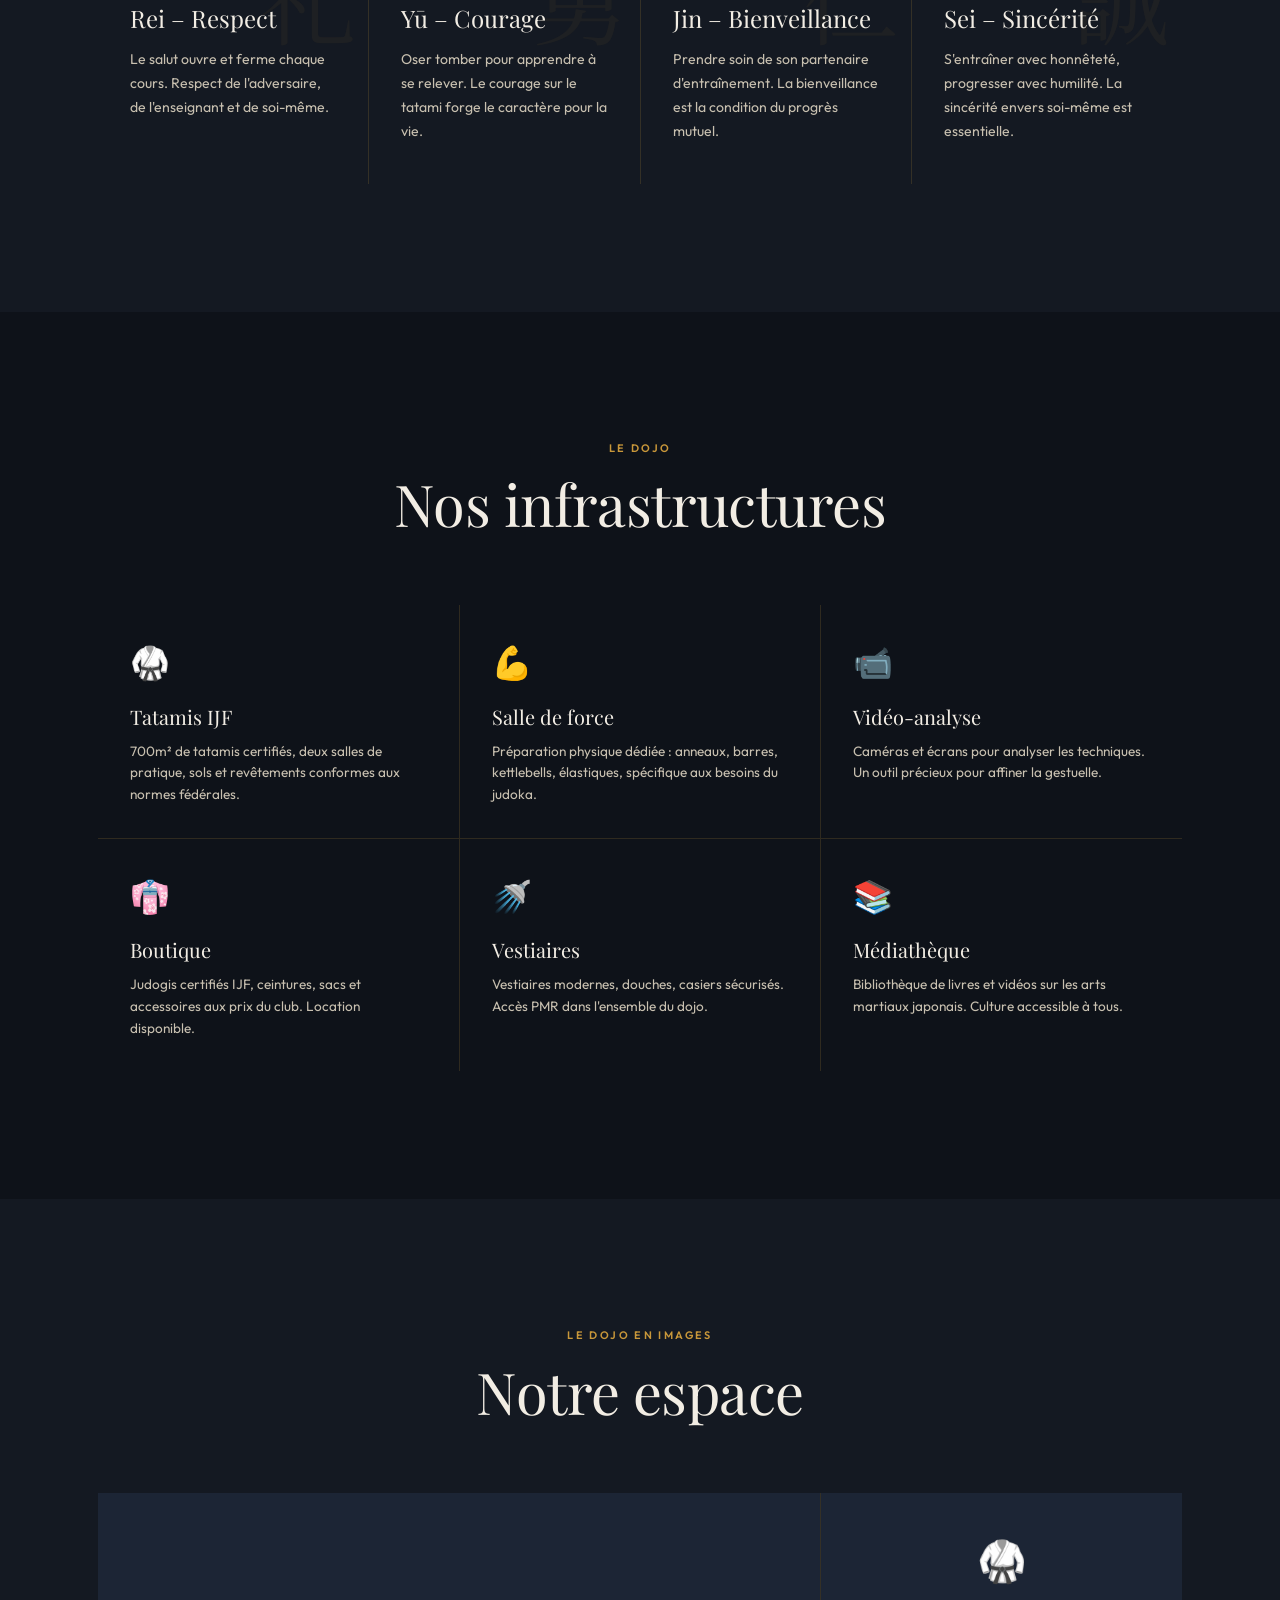
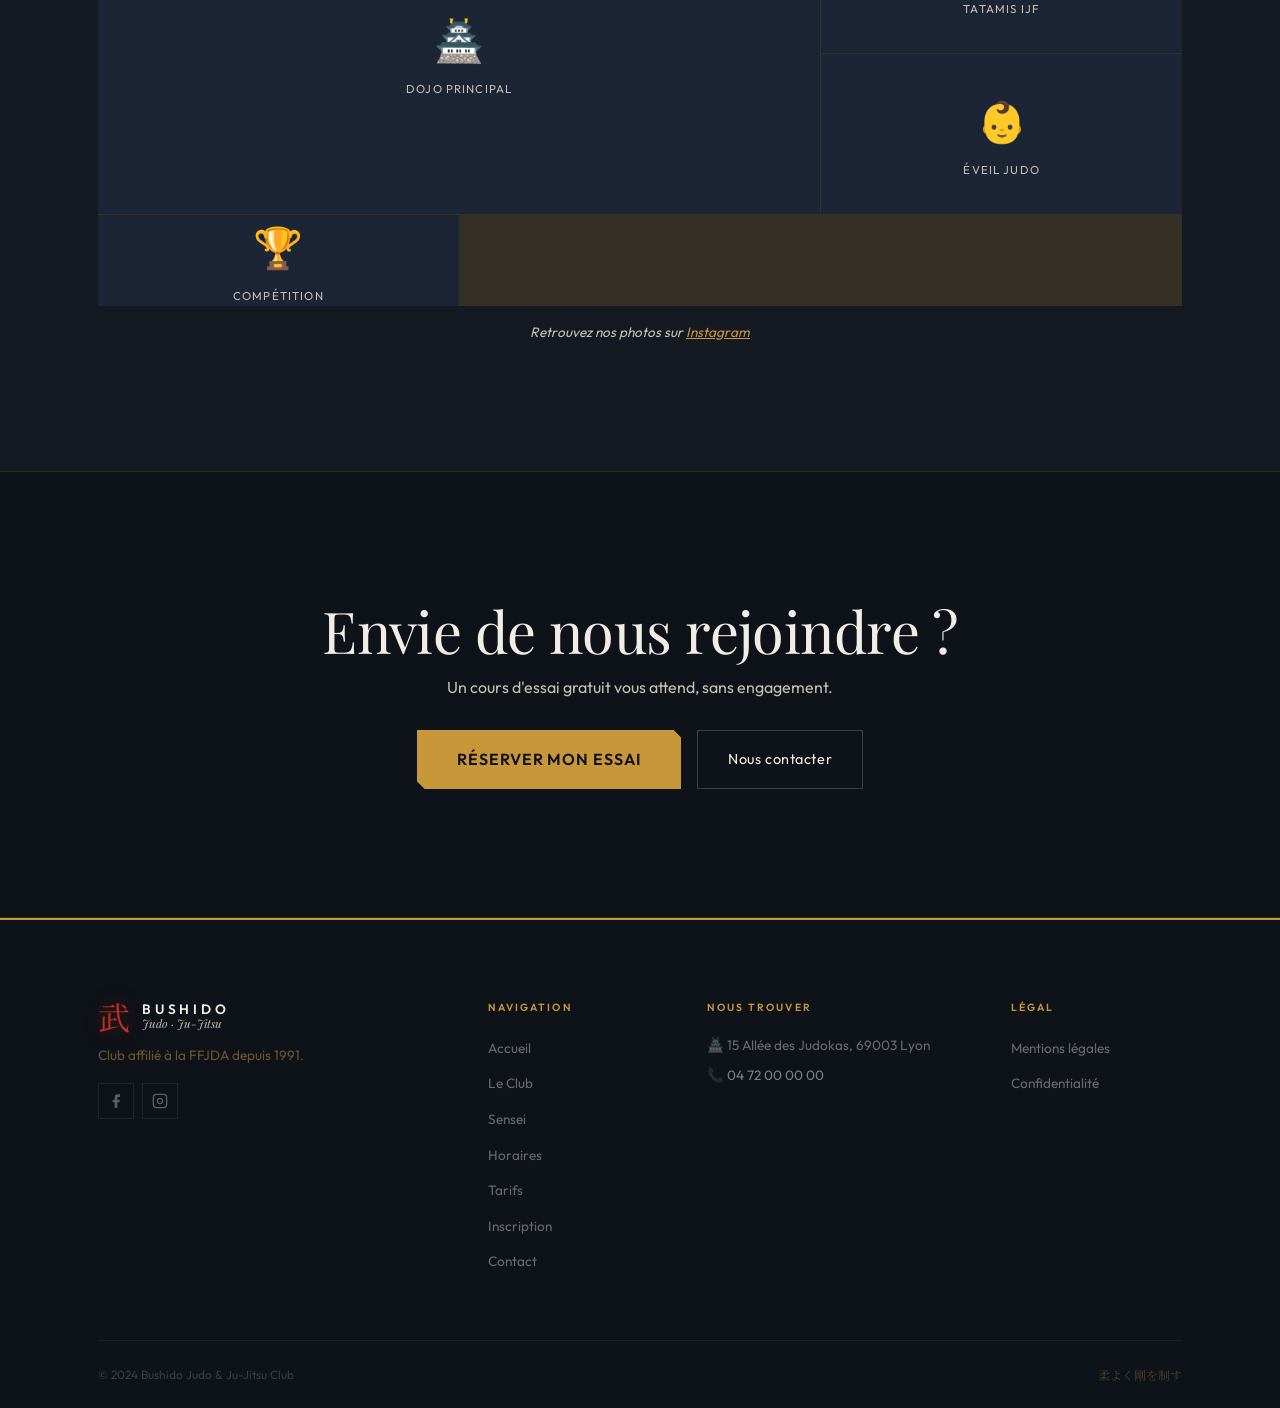
<file: bushido-club.html>
<!DOCTYPE html>
<html lang="fr">
<head>
  <meta charset="UTF-8"><meta name="viewport" content="width=device-width, initial-scale=1.0">
  <title>Le Club | Bushido Judo & Ju-Jitsu – Lyon</title>
  <meta name="description" content="Histoire du club Bushido Judo et Ju-Jitsu de Lyon depuis 1991. Nos valeurs, notre dojo, nos équipements, affilié FFJDA.">
  <link rel="preconnect" href="https://fonts.googleapis.com">
  <link href="https://fonts.googleapis.com/css2?family=Playfair+Display:ital,wght@0,400;0,700;0,900;1,400;1,700&family=Noto+Serif+JP:wght@300;400;700&family=Outfit:wght@300;400;500;600&display=swap" rel="stylesheet">
  <link rel="stylesheet" href="bushido-style.css">
</head>
<body>
  <a href="#main-content" class="skip-link">Aller au contenu principal</a>
  <div class="cursor" id="cursor" aria-hidden="true"></div>
  <header class="header" role="banner" id="header">
    <nav class="nav container" role="navigation" aria-label="Navigation principale">
      <a href="bushido-index.html" class="nav__logo"><div class="logo-wrap"><span class="logo-kanji" aria-hidden="true" lang="ja">武</span><div class="logo-text"><span class="logo-main">BUSHIDO</span><span class="logo-sub">Judo · Ju-Jitsu</span></div></div></a>
      <button class="nav__burger" id="burgerBtn" aria-label="Ouvrir le menu" aria-expanded="false" aria-controls="navMenu"><span class="burger-line"></span><span class="burger-line"></span></button>
      <ul class="nav__links" id="navMenu" role="list">
        <li><a href="bushido-index.html" class="nav__link">Accueil</a></li>
        <li><a href="bushido-club.html" class="nav__link is-active" aria-current="page">Le Club</a></li>
        <li><a href="bushido-sensei.html" class="nav__link">Sensei</a></li>
        <li><a href="bushido-horaires.html" class="nav__link">Horaires</a></li>
        <li><a href="bushido-tarifs.html" class="nav__link">Tarifs</a></li>
        <li><a href="bushido-inscription.html" class="nav__link">Inscription</a></li>
        <li><a href="bushido-contact.html" class="nav__link">Contact</a></li>
        <li><a href="bushido-inscription.html" class="nav__trial">Essai gratuit</a></li>
      </ul>
    </nav>
  </header>
  <main id="main-content">

    <section class="page-hero" aria-label="Le Club">
      <div class="ph-bg" aria-hidden="true"><span class="ph-kanji" lang="ja">道場</span></div>
      <div class="container ph-content">
        <div class="section-tag stagger-1">À propos</div>
        <h1 class="ph-title stagger-2">Le Club</h1>
        <p class="ph-sub stagger-3">33 ans de passion, de transmission et d'excellence.</p>
      </div>
    </section>

    <!-- HISTOIRE -->
    <section class="section" aria-labelledby="hist-h">
      <div class="container">
        <div class="two-col">
          <div class="tc-text reveal">
            <div class="section-tag">Notre histoire</div>
            <h2 id="hist-h" class="section-h">Fondé en 1991,<br><em>toujours vivant</em></h2>
            <p class="section-p">Le club Bushido est né de la vision de Maître Henri Rousseau, 6e Dan, qui rêvait d'un dojo lyonnais alliant rigueur technique et humanisme. Parti de vingt pratiquants dans un gymnase de Gerland, le club a grandi jusqu'à devenir l'une des références régionales.</p>
            <p class="section-p">Aujourd'hui, le Dojo Bushido accueille plus de 400 pratiquants dans un espace de 700m², avec neuf enseignants diplômés et un label Excellence FFJDA obtenu en 2010 et renouvelé en 2024.</p>
            <p class="section-p">Notre engagement reste identique depuis 1991 : transmettre les valeurs du Judo — respect, entraide, dépassement de soi — dans un cadre inclusif et exigeant.</p>
          </div>
          <div class="tc-timeline reveal">
            <div class="timeline">
              <div class="tl-item"><span class="tl-year">1991</span><span class="tl-desc">Fondation par Maître Henri Rousseau</span></div>
              <div class="tl-item"><span class="tl-year">1998</span><span class="tl-desc">Ouverture des cours de Ju-Jitsu</span></div>
              <div class="tl-item"><span class="tl-year">2004</span><span class="tl-desc">Déménagement dans le dojo actuel (700m²)</span></div>
              <div class="tl-item"><span class="tl-year">2010</span><span class="tl-desc">Label Excellence FFJDA obtenu</span></div>
              <div class="tl-item"><span class="tl-year">2016</span><span class="tl-desc">Lancement du programme Judo Adapté</span></div>
              <div class="tl-item"><span class="tl-year">2024</span><span class="tl-desc">+400 pratiquants, 9 enseignants diplômés</span></div>
            </div>
          </div>
        </div>
      </div>
    </section>

    <!-- VALEURS -->
    <section class="section dark-section" aria-labelledby="vals-h">
      <div class="container">
        <div class="section-header reveal"><div class="section-tag">Philosophie</div><h2 id="vals-h" class="section-h">Les piliers<br><em>de notre enseignement</em></h2></div>
        <div class="vals-grid">
          <div class="val-tile reveal"><span class="val-kanji" lang="ja">礼</span><h3>Rei – Respect</h3><p>Le salut ouvre et ferme chaque cours. Respect de l'adversaire, de l'enseignant et de soi-même.</p></div>
          <div class="val-tile reveal"><span class="val-kanji" lang="ja">勇</span><h3>Yū – Courage</h3><p>Oser tomber pour apprendre à se relever. Le courage sur le tatami forge le caractère pour la vie.</p></div>
          <div class="val-tile reveal"><span class="val-kanji" lang="ja">仁</span><h3>Jin – Bienveillance</h3><p>Prendre soin de son partenaire d'entraînement. La bienveillance est la condition du progrès mutuel.</p></div>
          <div class="val-tile reveal"><span class="val-kanji" lang="ja">誠</span><h3>Sei – Sincérité</h3><p>S'entraîner avec honnêteté, progresser avec humilité. La sincérité envers soi-même est essentielle.</p></div>
        </div>
      </div>
    </section>

    <!-- ÉQUIPEMENTS -->
    <section class="section" aria-labelledby="equip-h">
      <div class="container">
        <div class="section-header reveal"><div class="section-tag">Le Dojo</div><h2 id="equip-h" class="section-h">Nos infrastructures</h2></div>
        <div class="equip-grid">
          <div class="equip-card reveal"><span>🥋</span><h3>Tatamis IJF</h3><p>700m² de tatamis certifiés, deux salles de pratique, sols et revêtements conformes aux normes fédérales.</p></div>
          <div class="equip-card reveal"><span>💪</span><h3>Salle de force</h3><p>Préparation physique dédiée : anneaux, barres, kettlebells, élastiques, spécifique aux besoins du judoka.</p></div>
          <div class="equip-card reveal"><span>📹</span><h3>Vidéo-analyse</h3><p>Caméras et écrans pour analyser les techniques. Un outil précieux pour affiner la gestuelle.</p></div>
          <div class="equip-card reveal"><span>👘</span><h3>Boutique</h3><p>Judogis certifiés IJF, ceintures, sacs et accessoires aux prix du club. Location disponible.</p></div>
          <div class="equip-card reveal"><span>🚿</span><h3>Vestiaires</h3><p>Vestiaires modernes, douches, casiers sécurisés. Accès PMR dans l'ensemble du dojo.</p></div>
          <div class="equip-card reveal"><span>📚</span><h3>Médiathèque</h3><p>Bibliothèque de livres et vidéos sur les arts martiaux japonais. Culture accessible à tous.</p></div>
        </div>
      </div>
    </section>

    <!-- GALERIE -->
    <section class="section dark-section" aria-labelledby="gal-h">
      <div class="container">
        <div class="section-header reveal"><div class="section-tag">Le dojo en images</div><h2 id="gal-h" class="section-h">Notre espace</h2></div>
        <div class="gallery reveal">
          <div class="gal-item gal-wide"><div class="gal-ph"><span>🏯</span><p>Dojo Principal</p></div></div>
          <div class="gal-item"><div class="gal-ph"><span>🥋</span><p>Tatamis IJF</p></div></div>
          <div class="gal-item"><div class="gal-ph"><span>👶</span><p>Éveil Judo</p></div></div>
          <div class="gal-item"><div class="gal-ph"><span>🏆</span><p>Compétition</p></div></div>
        </div>
        <p class="gal-note reveal"><em>Retrouvez nos photos sur <a href="https://instagram.com" target="_blank" rel="noopener">Instagram</a></em></p>
      </div>
    </section>

    <section class="cta-band section" aria-labelledby="ctaband-h">
      <div class="container"><div class="ctaband-inner reveal">
        <h2 id="ctaband-h" class="section-h">Envie de nous rejoindre ?</h2>
        <p class="section-p">Un cours d'essai gratuit vous attend, sans engagement.</p>
        <div class="ctaband-btns"><a href="bushido-inscription.html" class="cta-primary cta-primary--large">Réserver mon essai</a><a href="bushido-contact.html" class="cta-ghost">Nous contacter</a></div>
      </div></div>
    </section>
  </main>

  <footer class="footer" role="contentinfo">
    <div class="container">
      <div class="footer-grid">
        <div class="footer-brand"><a href="bushido-index.html" class="nav__logo footer-logo"><div class="logo-wrap"><span class="logo-kanji" lang="ja">武</span><div class="logo-text"><span class="logo-main">BUSHIDO</span><span class="logo-sub">Judo · Ju-Jitsu</span></div></div></a><p>Club affilié à la FFJDA depuis 1991.</p><div class="footer-social"><a href="https://facebook.com" target="_blank" rel="noopener noreferrer" class="social-btn" aria-label="Facebook"><svg width="16" height="16" viewBox="0 0 24 24" fill="currentColor"><path d="M18 2h-3a5 5 0 0 0-5 5v3H7v4h3v8h4v-8h3l1-4h-4V7a1 1 0 0 1 1-1h3z"/></svg></a><a href="https://instagram.com" target="_blank" rel="noopener noreferrer" class="social-btn" aria-label="Instagram"><svg width="16" height="16" viewBox="0 0 24 24" fill="none" stroke="currentColor" stroke-width="2"><rect x="2" y="2" width="20" height="20" rx="5" ry="5"/><path d="M16 11.37A4 4 0 1 1 12.63 8 4 4 0 0 1 16 11.37z"/><line x1="17.5" y1="6.5" x2="17.51" y2="6.5"/></svg></a></div></div>
        <nav class="footer-nav" aria-label="Navigation footer"><h3>Navigation</h3><ul role="list"><li><a href="bushido-index.html">Accueil</a></li><li><a href="bushido-club.html">Le Club</a></li><li><a href="bushido-sensei.html">Sensei</a></li><li><a href="bushido-horaires.html">Horaires</a></li><li><a href="bushido-tarifs.html">Tarifs</a></li><li><a href="bushido-inscription.html">Inscription</a></li><li><a href="bushido-contact.html">Contact</a></li></ul></nav>
        <div class="footer-contact"><h3>Nous trouver</h3><address><p>🏯 15 Allée des Judokas, 69003 Lyon</p><p>📞 <a href="tel:+33472000000">04 72 00 00 00</a></p></address></div>
        <div class="footer-legal"><h3>Légal</h3><ul role="list"><li><a href="bushido-mentions.html">Mentions légales</a></li><li><a href="bushido-confidentialite.html">Confidentialité</a></li></ul></div>
      </div>
      <div class="footer-bottom"><p>&copy; 2024 Bushido Judo &amp; Ju-Jitsu Club</p><p class="footer-jp" lang="ja">柔よく剛を制す</p></div>
    </div>
  </footer>
  <script src="bushido-script.js"></script>
</body>
</html>
</file>
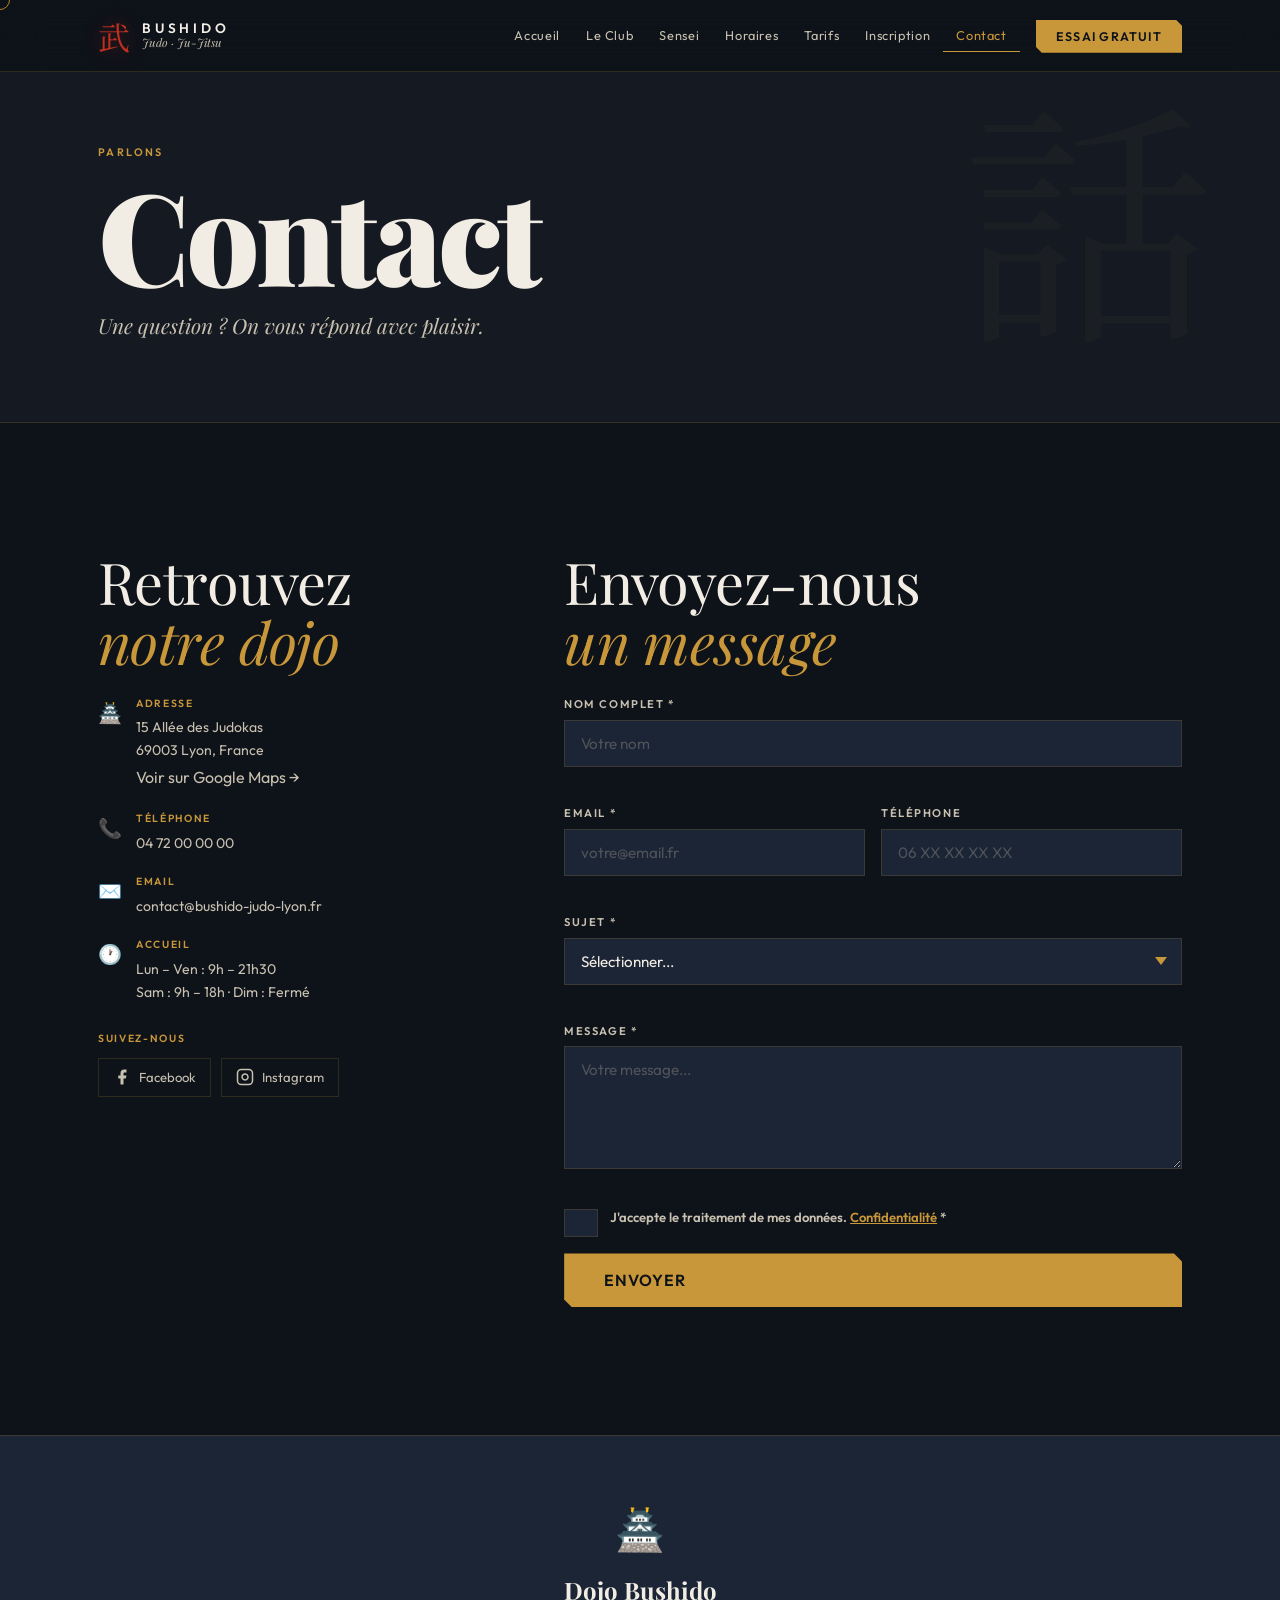
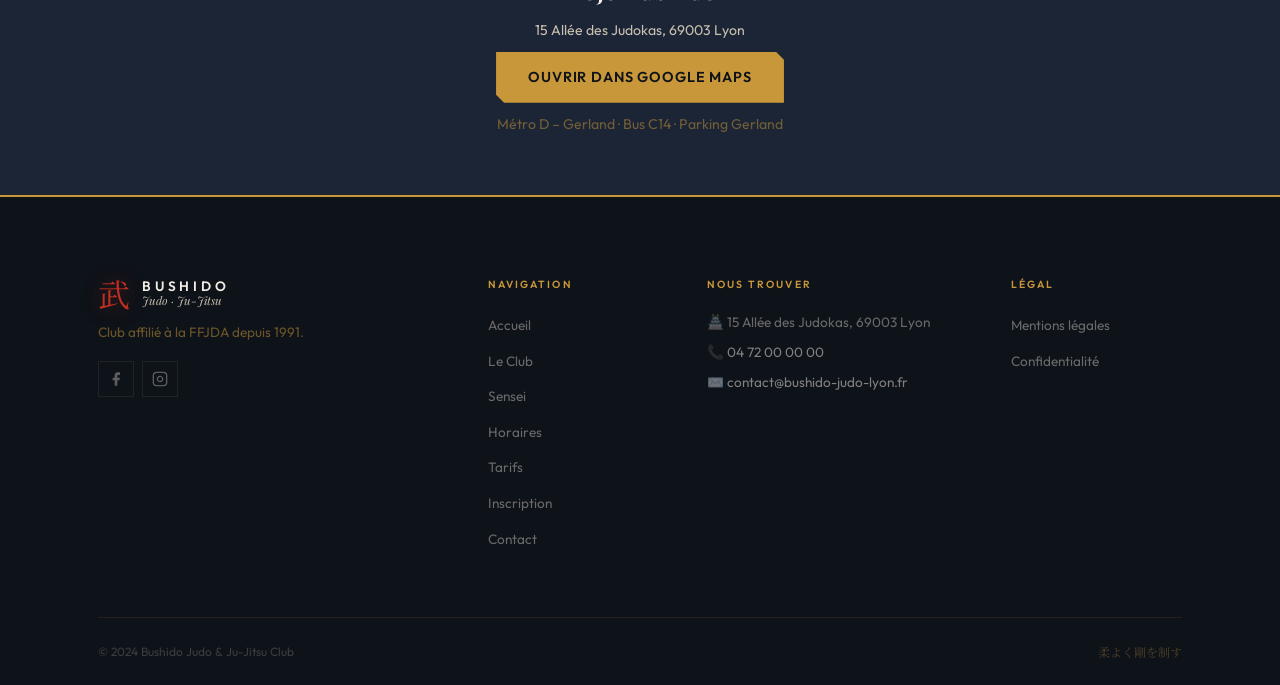
<file: bushido-contact.html>
<!DOCTYPE html>
<html lang="fr">
<head>
  <meta charset="UTF-8"><meta name="viewport" content="width=device-width, initial-scale=1.0">
  <title>Contact | Bushido Judo & Ju-Jitsu – Lyon</title>
  <meta name="description" content="Contactez le club Bushido Judo Lyon. 15 Allée des Judokas, 69003 Lyon. Formulaire de contact, téléphone, email.">
  <link rel="preconnect" href="https://fonts.googleapis.com">
  <link href="https://fonts.googleapis.com/css2?family=Playfair+Display:ital,wght@0,400;0,700;0,900;1,400;1,700&family=Noto+Serif+JP:wght@300;400;700&family=Outfit:wght@300;400;500;600&display=swap" rel="stylesheet">
  <link rel="stylesheet" href="bushido-style.css">
</head>
<body>
  <a href="#main-content" class="skip-link">Aller au contenu principal</a>
  <div class="cursor" id="cursor" aria-hidden="true"></div>
  <header class="header" role="banner" id="header">
    <nav class="nav container" role="navigation" aria-label="Navigation principale">
      <a href="bushido-index.html" class="nav__logo"><div class="logo-wrap"><span class="logo-kanji" lang="ja">武</span><div class="logo-text"><span class="logo-main">BUSHIDO</span><span class="logo-sub">Judo · Ju-Jitsu</span></div></div></a>
      <button class="nav__burger" id="burgerBtn" aria-label="Ouvrir le menu" aria-expanded="false" aria-controls="navMenu"><span class="burger-line"></span><span class="burger-line"></span></button>
      <ul class="nav__links" id="navMenu" role="list">
        <li><a href="bushido-index.html" class="nav__link">Accueil</a></li><li><a href="bushido-club.html" class="nav__link">Le Club</a></li>
        <li><a href="bushido-sensei.html" class="nav__link">Sensei</a></li><li><a href="bushido-horaires.html" class="nav__link">Horaires</a></li>
        <li><a href="bushido-tarifs.html" class="nav__link">Tarifs</a></li><li><a href="bushido-inscription.html" class="nav__link">Inscription</a></li>
        <li><a href="bushido-contact.html" class="nav__link is-active" aria-current="page">Contact</a></li>
        <li><a href="bushido-inscription.html" class="nav__trial">Essai gratuit</a></li>
      </ul>
    </nav>
  </header>
  <main id="main-content">
    <section class="page-hero"><div class="ph-bg"><span class="ph-kanji" lang="ja">話</span></div><div class="container ph-content"><div class="section-tag stagger-1">Parlons</div><h1 class="ph-title stagger-2">Contact</h1><p class="ph-sub stagger-3">Une question ? On vous répond avec plaisir.</p></div></section>

    <section class="section" aria-labelledby="contact-h">
      <div class="container">
        <div class="contact-layout">
          <div class="contact-info reveal">
            <h2 id="contact-h" class="section-h">Retrouvez<br><em>notre dojo</em></h2>
            <div class="ci-items">
              <div class="ci"><span class="ci-icon">🏯</span><div><strong>Adresse</strong><address>15 Allée des Judokas<br>69003 Lyon, France</address><a href="https://maps.google.com" target="_blank" rel="noopener" class="inline-link">Voir sur Google Maps →</a></div></div>
              <div class="ci"><span class="ci-icon">📞</span><div><strong>Téléphone</strong><p><a href="tel:+33472000000">04 72 00 00 00</a></p></div></div>
              <div class="ci"><span class="ci-icon">✉️</span><div><strong>Email</strong><p><a href="mailto:contact@bushido-judo-lyon.fr">contact@bushido-judo-lyon.fr</a></p></div></div>
              <div class="ci"><span class="ci-icon">🕐</span><div><strong>Accueil</strong><p>Lun – Ven : 9h – 21h30<br>Sam : 9h – 18h · Dim : Fermé</p></div></div>
            </div>
            <div class="ci-social">
              <strong>Suivez-nous</strong>
              <div class="soc-links">
                <a href="https://facebook.com" target="_blank" rel="noopener" class="soc-link" aria-label="Facebook"><svg width="18" height="18" viewBox="0 0 24 24" fill="currentColor"><path d="M18 2h-3a5 5 0 0 0-5 5v3H7v4h3v8h4v-8h3l1-4h-4V7a1 1 0 0 1 1-1h3z"/></svg> Facebook</a>
                <a href="https://instagram.com" target="_blank" rel="noopener" class="soc-link" aria-label="Instagram"><svg width="18" height="18" viewBox="0 0 24 24" fill="none" stroke="currentColor" stroke-width="2"><rect x="2" y="2" width="20" height="20" rx="5" ry="5"/><path d="M16 11.37A4 4 0 1 1 12.63 8 4 4 0 0 1 16 11.37z"/><line x1="17.5" y1="6.5" x2="17.51" y2="6.5"/></svg> Instagram</a>
              </div>
            </div>
          </div>
          <div class="contact-form reveal">
            <h2 class="section-h">Envoyez-nous<br><em>un message</em></h2>
            <form class="bform" id="contactForm" novalidate aria-label="Formulaire de contact">
              <div class="fg"><label for="c-nom">Nom complet <span aria-hidden="true">*</span></label><input type="text" id="c-nom" required autocomplete="name" placeholder="Votre nom"><span class="ferr" role="alert" aria-live="polite"></span></div>
              <div class="form-row">
                <div class="fg"><label for="c-email">Email <span aria-hidden="true">*</span></label><input type="email" id="c-email" required autocomplete="email" placeholder="votre@email.fr"><span class="ferr" role="alert" aria-live="polite"></span></div>
                <div class="fg"><label for="c-tel">Téléphone</label><input type="tel" id="c-tel" autocomplete="tel" placeholder="06 XX XX XX XX"></div>
              </div>
              <div class="fg"><label for="c-sujet">Sujet <span aria-hidden="true">*</span></label><select id="c-sujet" required><option value="">Sélectionner...</option><option value="essai">Cours d'essai</option><option value="inscription">Inscription</option><option value="tarifs">Tarifs</option><option value="horaires">Horaires</option><option value="adapte">Judo Adapté</option><option value="autre">Autre</option></select><span class="ferr" role="alert" aria-live="polite"></span></div>
              <div class="fg"><label for="c-message">Message <span aria-hidden="true">*</span></label><textarea id="c-message" rows="5" required placeholder="Votre message..."></textarea><span class="ferr" role="alert" aria-live="polite"></span></div>
              <div class="fg fg-check"><input type="checkbox" id="c-rgpd" required><label for="c-rgpd">J'accepte le traitement de mes données. <a href="bushido-confidentialite.html">Confidentialité</a> *</label><span class="ferr" role="alert" aria-live="polite"></span></div>
              <button type="submit" class="cta-primary cta-primary--large">Envoyer</button>
              <div class="form-ok" id="contactOk" hidden role="alert">🥋 <strong>Message envoyé !</strong> Nous vous répondrons sous 24h ouvrées.</div>
            </form>
          </div>
        </div>
      </div>
    </section>

    <section class="map-section" aria-label="Localisation du dojo">
      <div class="map-ph">
        <div class="map-inner">
          <span class="map-pin">🏯</span>
          <strong>Dojo Bushido</strong>
          <p>15 Allée des Judokas, 69003 Lyon</p>
          <a href="https://maps.google.com" target="_blank" rel="noopener" class="cta-primary">Ouvrir dans Google Maps</a>
          <p class="map-note">Métro D – Gerland · Bus C14 · Parking Gerland</p>
        </div>
      </div>
    </section>
  </main>

  <footer class="footer" role="contentinfo"><div class="container"><div class="footer-grid"><div class="footer-brand"><a href="bushido-index.html" class="nav__logo footer-logo"><div class="logo-wrap"><span class="logo-kanji" lang="ja">武</span><div class="logo-text"><span class="logo-main">BUSHIDO</span><span class="logo-sub">Judo · Ju-Jitsu</span></div></div></a><p>Club affilié à la FFJDA depuis 1991.</p><div class="footer-social"><a href="https://facebook.com" target="_blank" rel="noopener noreferrer" class="social-btn" aria-label="Facebook"><svg width="16" height="16" viewBox="0 0 24 24" fill="currentColor"><path d="M18 2h-3a5 5 0 0 0-5 5v3H7v4h3v8h4v-8h3l1-4h-4V7a1 1 0 0 1 1-1h3z"/></svg></a><a href="https://instagram.com" target="_blank" rel="noopener noreferrer" class="social-btn" aria-label="Instagram"><svg width="16" height="16" viewBox="0 0 24 24" fill="none" stroke="currentColor" stroke-width="2"><rect x="2" y="2" width="20" height="20" rx="5" ry="5"/><path d="M16 11.37A4 4 0 1 1 12.63 8 4 4 0 0 1 16 11.37z"/><line x1="17.5" y1="6.5" x2="17.51" y2="6.5"/></svg></a></div></div>
  <nav class="footer-nav" aria-label="Navigation footer"><h3>Navigation</h3><ul role="list"><li><a href="bushido-index.html">Accueil</a></li><li><a href="bushido-club.html">Le Club</a></li><li><a href="bushido-sensei.html">Sensei</a></li><li><a href="bushido-horaires.html">Horaires</a></li><li><a href="bushido-tarifs.html">Tarifs</a></li><li><a href="bushido-inscription.html">Inscription</a></li><li><a href="bushido-contact.html">Contact</a></li></ul></nav>
  <div class="footer-contact"><h3>Nous trouver</h3><address><p>🏯 15 Allée des Judokas, 69003 Lyon</p><p>📞 <a href="tel:+33472000000">04 72 00 00 00</a></p><p>✉️ <a href="mailto:contact@bushido-judo-lyon.fr">contact@bushido-judo-lyon.fr</a></p></address></div>
  <div class="footer-legal"><h3>Légal</h3><ul role="list"><li><a href="bushido-mentions.html">Mentions légales</a></li><li><a href="bushido-confidentialite.html">Confidentialité</a></li></ul></div></div>
  <div class="footer-bottom"><p>&copy; 2024 Bushido Judo &amp; Ju-Jitsu Club</p><p class="footer-jp" lang="ja">柔よく剛を制す</p></div></div></footer>
  <script src="bushido-script.js"></script>
</body>
</html>
</file>
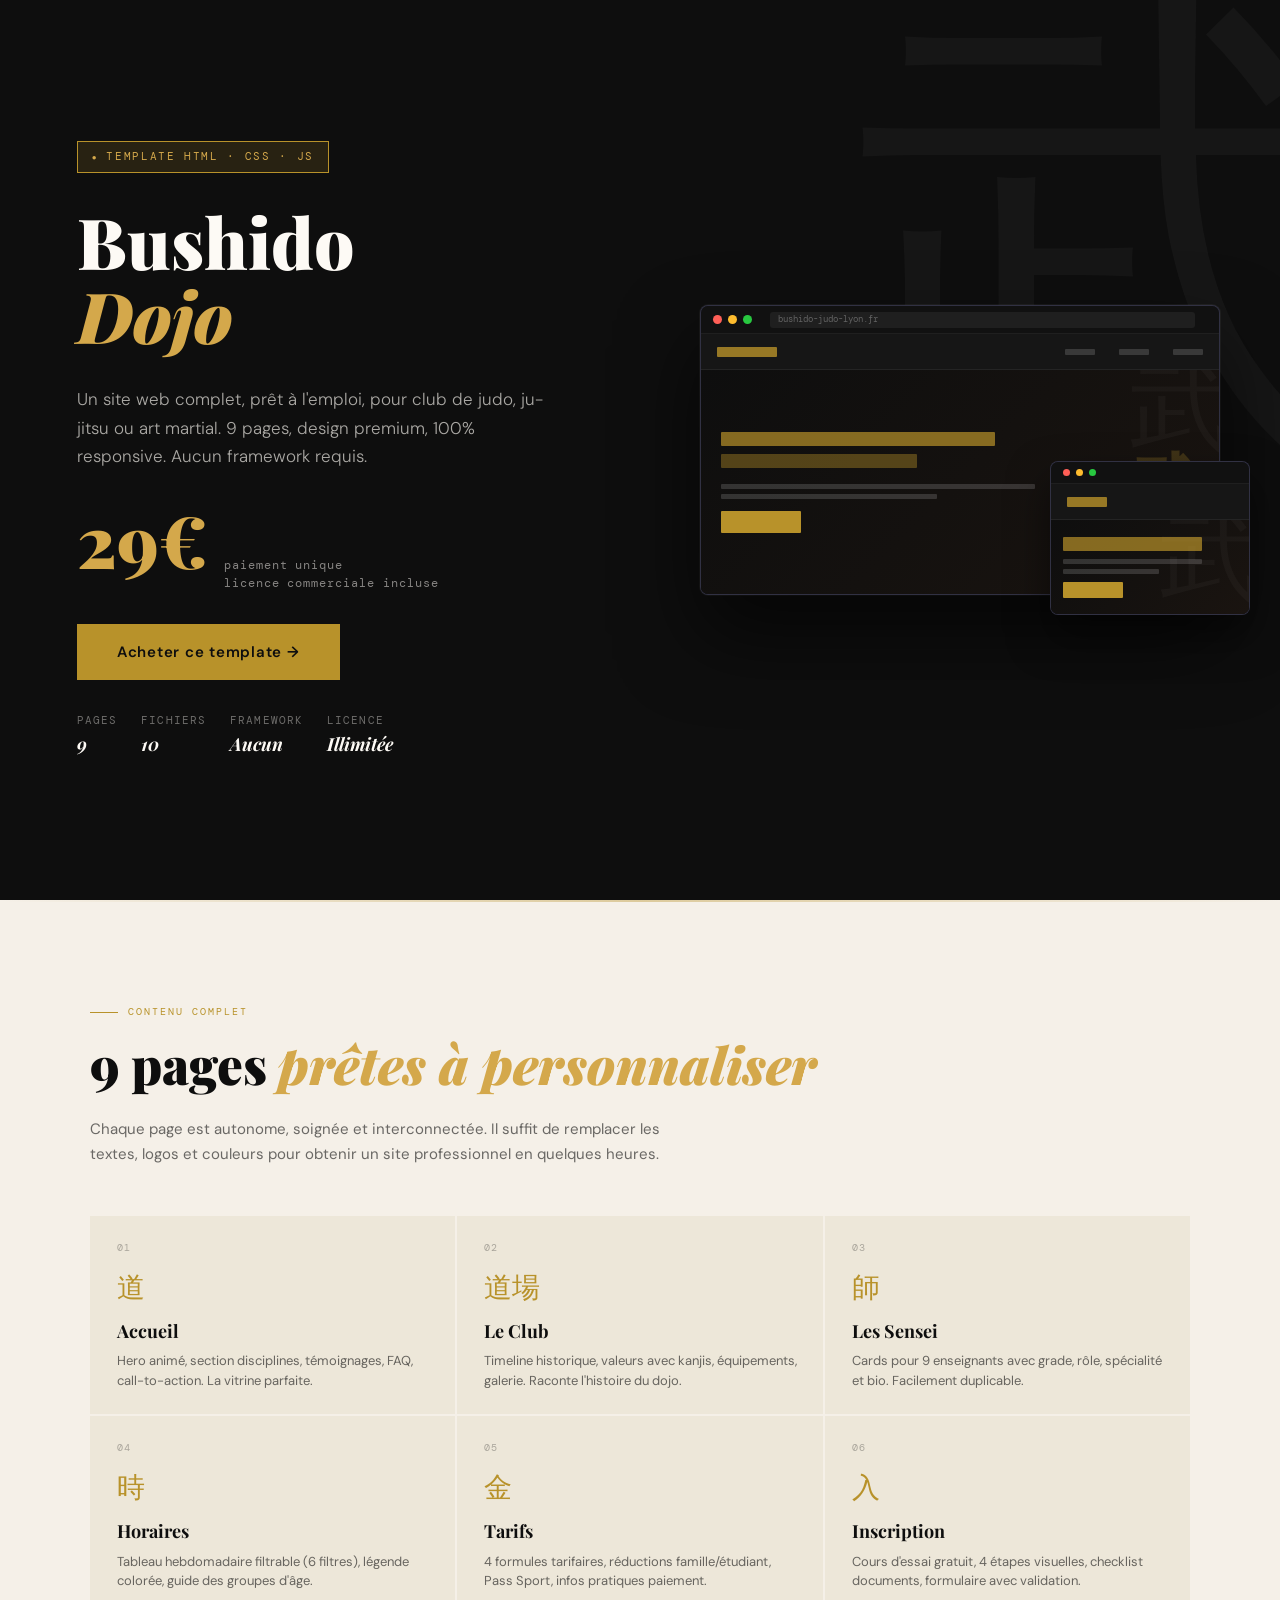
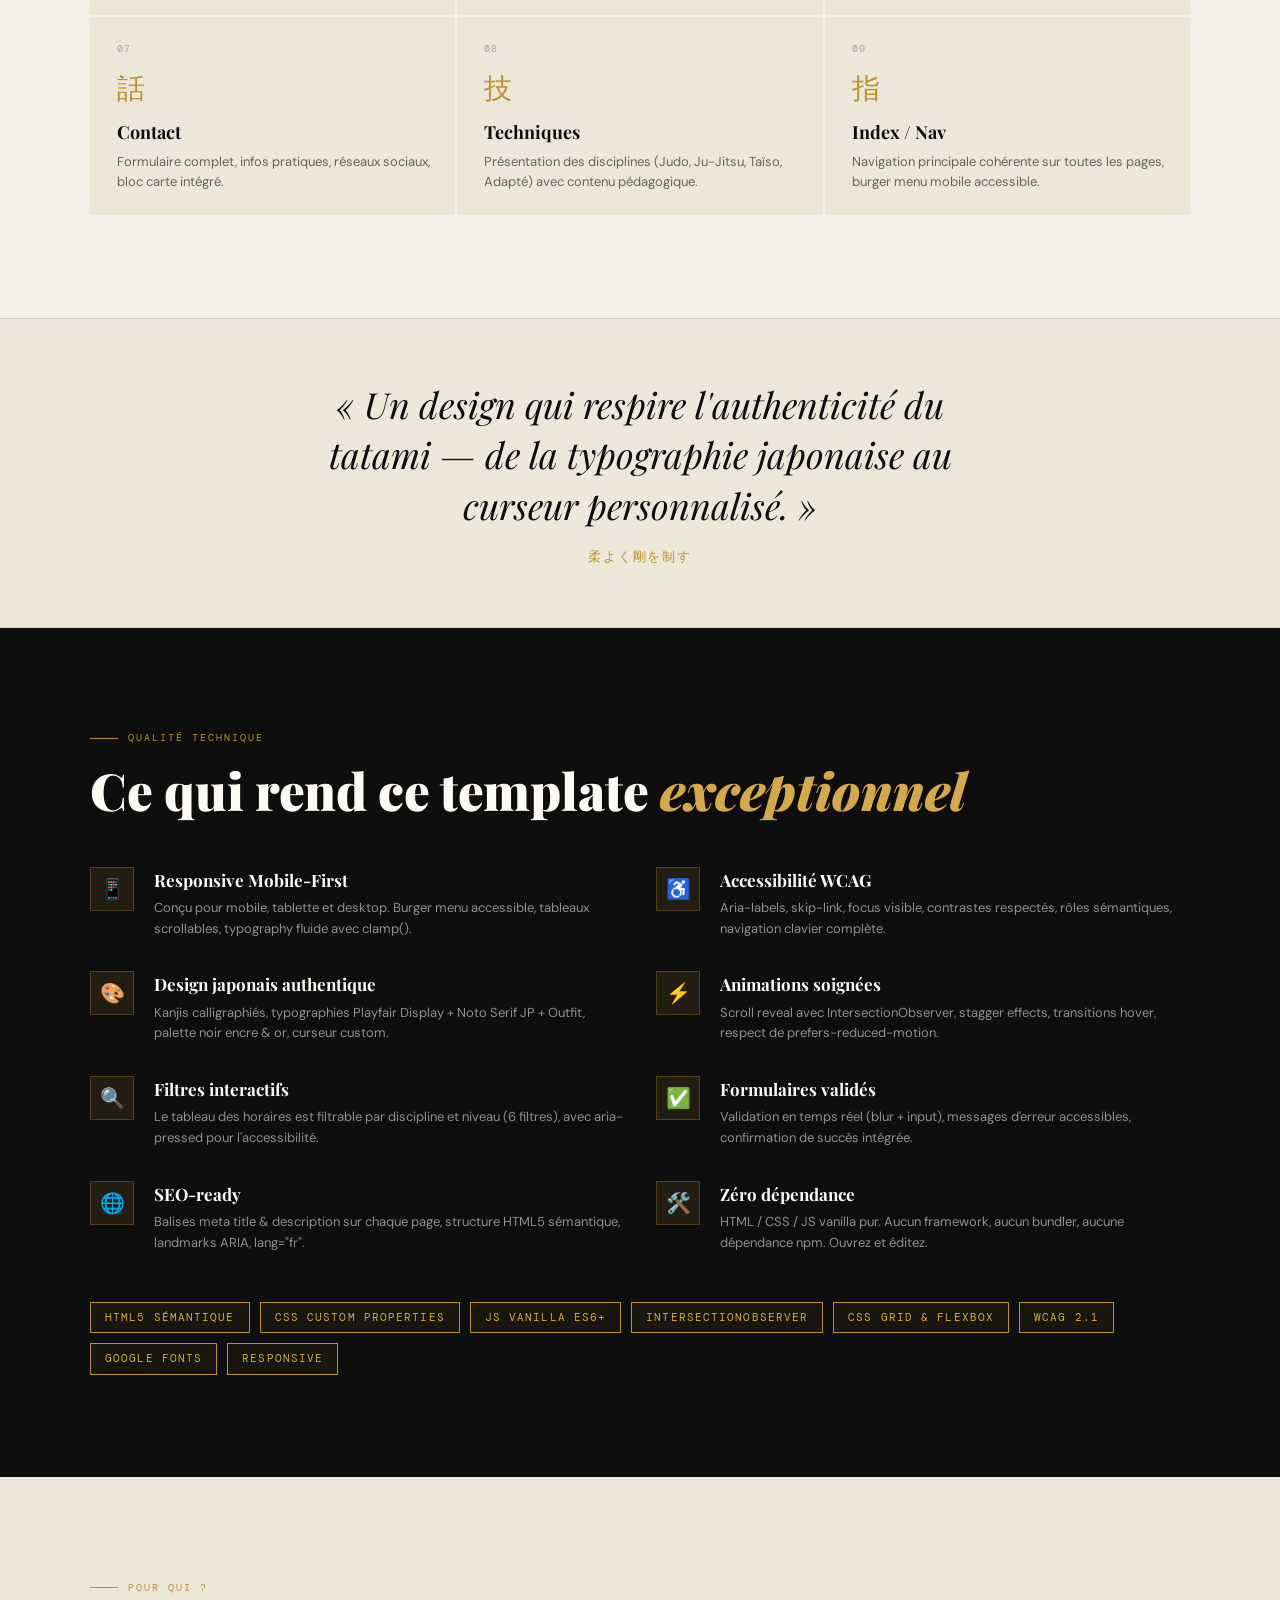
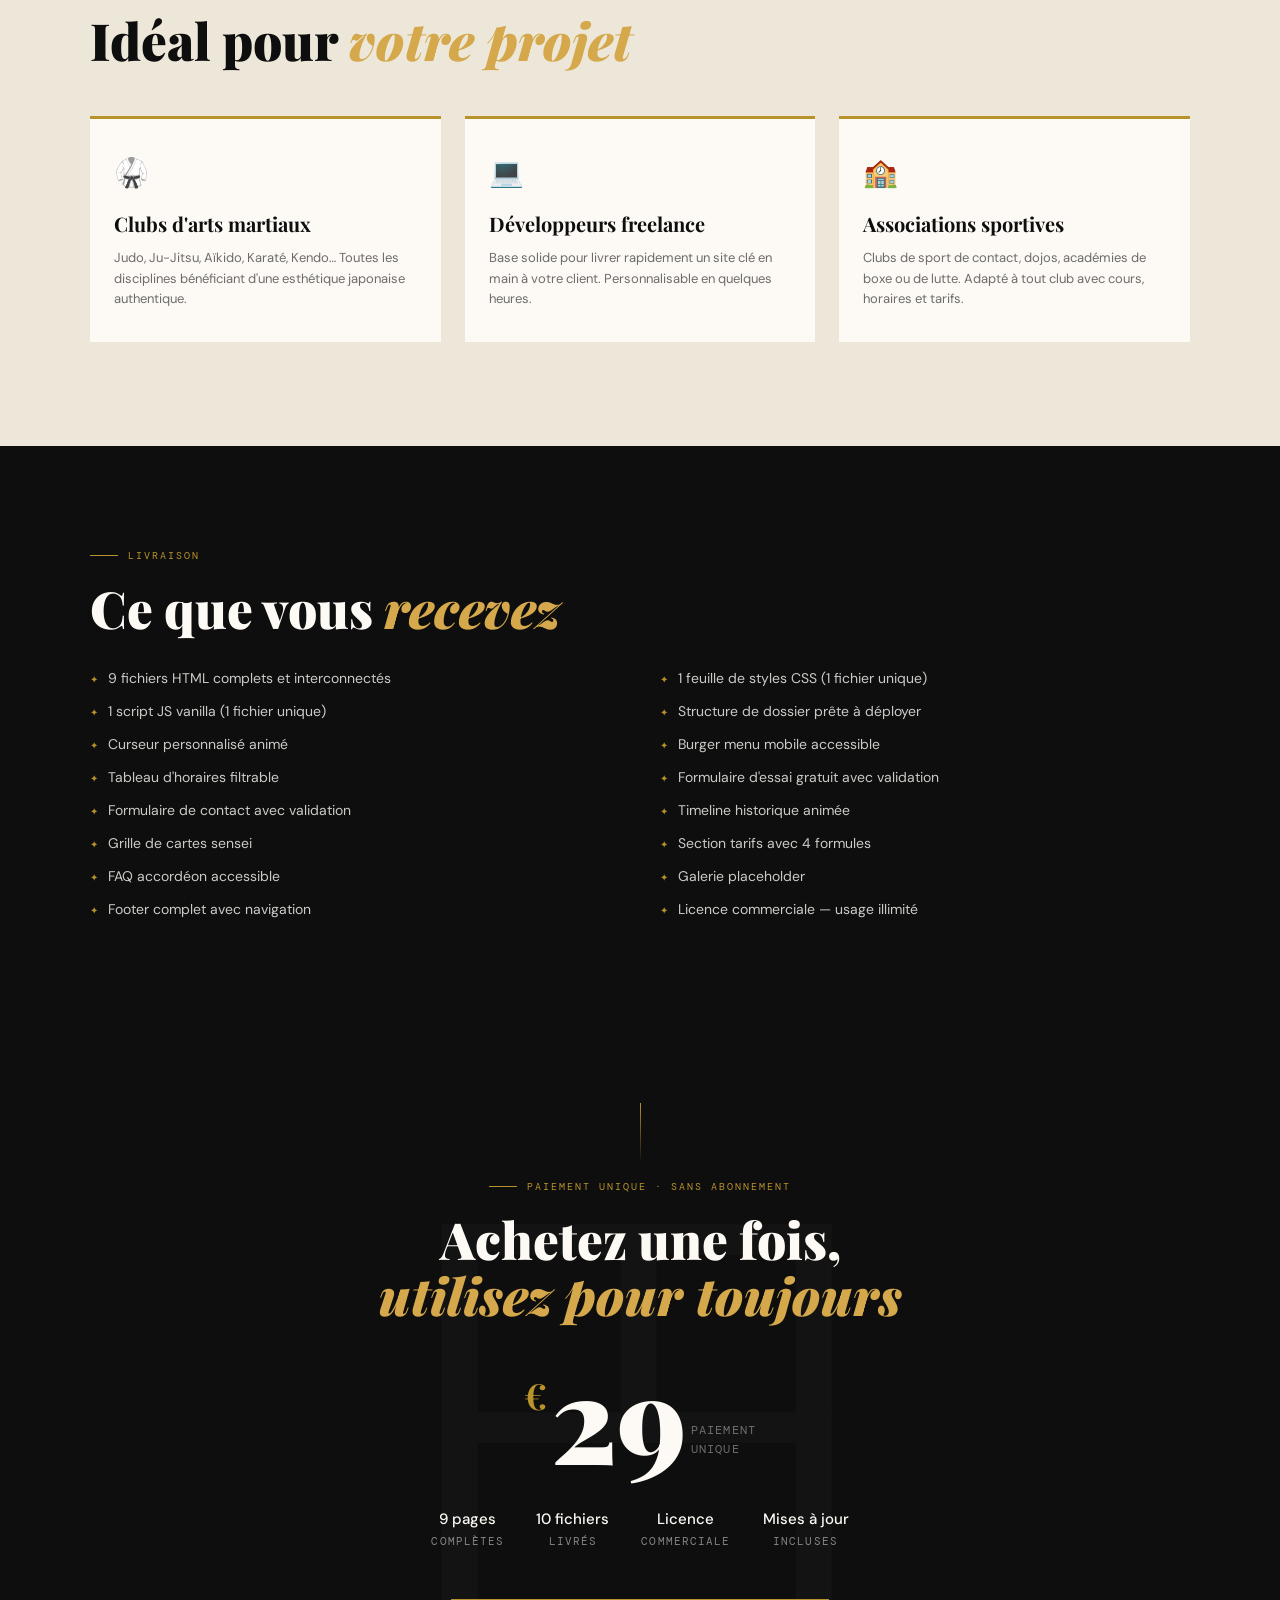
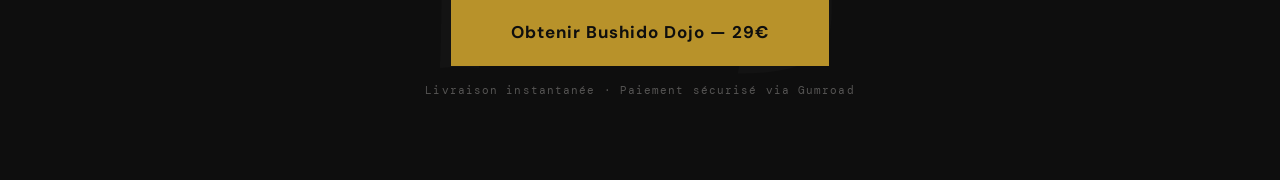
<file: bushido-gumroad.html>
<!DOCTYPE html>
<html lang="fr">
<head>
<meta charset="UTF-8">
<meta name="viewport" content="width=device-width, initial-scale=1.0">
<title>Bushido Dojo – Template HTML/CSS/JS pour Club de Judo</title>
<link href="https://fonts.googleapis.com/css2?family=Playfair+Display:ital,wght@0,700;0,900;1,700&family=DM+Mono:wght@400;500&family=DM+Sans:wght@300;400;500;600&display=swap" rel="stylesheet">
<style>
  :root {
    --ink: #0e0e0e;
    --paper: #f5f0e8;
    --paper2: #ede7d9;
    --gold: #b8922a;
    --gold-light: #d4a84b;
    --red: #8b1a1a;
    --white: #fdfaf5;
    --mono: 'DM Mono', monospace;
    --serif: 'Playfair Display', serif;
    --sans: 'DM Sans', sans-serif;
  }
  *, *::before, *::after { box-sizing: border-box; margin: 0; padding: 0; }
  html { scroll-behavior: smooth; }
  body {
    font-family: var(--sans);
    background: var(--paper);
    color: var(--ink);
    line-height: 1.6;
    overflow-x: hidden;
  }

  /* ── HERO ── */
  .hero {
    background: var(--ink);
    color: var(--white);
    min-height: 100vh;
    display: grid;
    grid-template-columns: 1fr 1fr;
    position: relative;
    overflow: hidden;
  }
  .hero::before {
    content: '武';
    position: absolute;
    right: -80px; top: -60px;
    font-family: var(--serif);
    font-size: clamp(300px, 40vw, 600px);
    color: rgba(255,255,255,0.03);
    line-height: 1;
    pointer-events: none;
    user-select: none;
  }
  .hero-left {
    padding: clamp(40px, 6vw, 100px);
    display: flex;
    flex-direction: column;
    justify-content: center;
    gap: 32px;
    position: relative;
    z-index: 2;
  }
  .hero-badge {
    display: inline-flex;
    align-items: center;
    gap: 8px;
    background: rgba(184,146,42,0.15);
    border: 1px solid var(--gold);
    color: var(--gold-light);
    font-family: var(--mono);
    font-size: 11px;
    letter-spacing: 0.15em;
    text-transform: uppercase;
    padding: 6px 14px;
    width: fit-content;
  }
  .hero-badge::before { content: '●'; font-size: 8px; }
  .hero h1 {
    font-family: var(--serif);
    font-size: clamp(42px, 5.5vw, 80px);
    line-height: 1.05;
    font-weight: 900;
  }
  .hero h1 em {
    font-style: italic;
    color: var(--gold-light);
  }
  .hero-sub {
    font-size: 17px;
    color: rgba(253,250,245,0.65);
    max-width: 480px;
    font-weight: 300;
    line-height: 1.7;
  }
  .price-block {
    display: flex;
    align-items: baseline;
    gap: 16px;
  }
  .price-main {
    font-family: var(--serif);
    font-size: 72px;
    font-weight: 900;
    color: var(--gold-light);
    line-height: 1;
  }
  .price-note {
    font-family: var(--mono);
    font-size: 12px;
    color: rgba(253,250,245,0.5);
    letter-spacing: 0.08em;
    line-height: 1.5;
  }
  .hero-cta {
    display: inline-block;
    background: var(--gold);
    color: var(--ink);
    font-family: var(--sans);
    font-weight: 600;
    font-size: 15px;
    letter-spacing: 0.05em;
    padding: 16px 40px;
    text-decoration: none;
    width: fit-content;
    transition: background 0.2s, transform 0.15s;
    position: relative;
  }
  .hero-cta::after {
    content: ' →';
  }
  .hero-cta:hover { background: var(--gold-light); transform: translateY(-1px); }
  .hero-meta {
    display: flex;
    gap: 24px;
    flex-wrap: wrap;
  }
  .hero-meta-item {
    font-family: var(--mono);
    font-size: 11px;
    color: rgba(253,250,245,0.4);
    letter-spacing: 0.1em;
    text-transform: uppercase;
  }
  .hero-meta-item strong {
    display: block;
    font-size: 18px;
    color: var(--white);
    font-family: var(--serif);
    font-style: italic;
    letter-spacing: 0;
    text-transform: none;
    font-weight: 700;
  }
  .hero-right {
    position: relative;
    display: flex;
    align-items: center;
    justify-content: center;
    padding: 40px;
    z-index: 2;
  }
  .mockup-stack {
    position: relative;
    width: 100%;
    max-width: 520px;
  }
  .mockup-screen {
    background: #1a1a2e;
    border: 1px solid rgba(255,255,255,0.1);
    border-radius: 8px;
    overflow: hidden;
    box-shadow: 0 40px 80px rgba(0,0,0,0.6), 0 0 0 1px rgba(255,255,255,0.05);
  }
  .mockup-bar {
    background: #111;
    height: 28px;
    display: flex;
    align-items: center;
    padding: 0 12px;
    gap: 6px;
    border-bottom: 1px solid rgba(255,255,255,0.06);
  }
  .mockup-dot { width: 9px; height: 9px; border-radius: 50%; }
  .mockup-dot:nth-child(1) { background: #ff5f57; }
  .mockup-dot:nth-child(2) { background: #febc2e; }
  .mockup-dot:nth-child(3) { background: #28c840; }
  .mockup-url {
    flex: 1;
    margin: 0 12px;
    background: rgba(255,255,255,0.06);
    border-radius: 3px;
    height: 16px;
    display: flex;
    align-items: center;
    padding: 0 8px;
  }
  .mockup-url span {
    font-family: var(--mono);
    font-size: 9px;
    color: rgba(255,255,255,0.3);
  }
  .mockup-preview {
    background: #0e0e0e;
    height: 260px;
    display: flex;
    flex-direction: column;
    overflow: hidden;
  }
  /* Fake site preview inside mockup */
  .fake-nav {
    height: 36px;
    background: rgba(255,255,255,0.03);
    border-bottom: 1px solid rgba(255,255,255,0.06);
    display: flex;
    align-items: center;
    padding: 0 16px;
    gap: 16px;
  }
  .fake-logo { width: 60px; height: 10px; background: var(--gold); opacity: 0.8; border-radius: 1px; }
  .fake-link { width: 30px; height: 6px; background: rgba(255,255,255,0.15); border-radius: 1px; margin-left: auto; }
  .fake-link + .fake-link { margin-left: 8px; }
  .fake-hero-block {
    flex: 1;
    background: linear-gradient(135deg, #0e0e0e 0%, #1a1410 100%);
    display: flex;
    align-items: center;
    padding: 20px;
    gap: 16px;
    position: relative;
    overflow: hidden;
  }
  .fake-hero-block::before {
    content: '武';
    position: absolute;
    right: -10px; top: -20px;
    font-family: var(--serif);
    font-size: 100px;
    color: rgba(255,255,255,0.03);
    line-height: 1;
  }
  .fake-hero-text { flex: 1; }
  .fake-h1-big { width: 70%; height: 14px; background: var(--gold); opacity: 0.7; border-radius: 1px; margin-bottom: 8px; }
  .fake-h1-sm { width: 50%; height: 14px; background: rgba(184,146,42,0.4); border-radius: 1px; margin-bottom: 16px; }
  .fake-p { width: 80%; height: 5px; background: rgba(255,255,255,0.15); border-radius: 1px; margin-bottom: 5px; }
  .fake-p.short { width: 55%; }
  .fake-btn { width: 80px; height: 22px; background: var(--gold); border-radius: 1px; margin-top: 12px; }
  .fake-kanji-big {
    font-family: var(--serif);
    font-size: 70px;
    color: rgba(184,146,42,0.25);
    line-height: 1;
    font-weight: 900;
    flex-shrink: 0;
  }
  /* Tablet mockup */
  .mockup-tablet {
    position: absolute;
    right: -30px;
    bottom: -20px;
    width: 200px;
    background: #1a1a2e;
    border: 1px solid rgba(255,255,255,0.1);
    border-radius: 8px;
    box-shadow: 0 20px 40px rgba(0,0,0,0.5);
    overflow: hidden;
  }
  .mockup-tablet .mockup-bar { height: 22px; }
  .mockup-tablet .mockup-dot { width: 7px; height: 7px; }
  .mockup-tablet .mockup-preview { height: 130px; }

  /* ── DIVIDER ── */
  .divider {
    height: 2px;
    background: linear-gradient(90deg, transparent, var(--gold), transparent);
    opacity: 0.4;
  }

  /* ── WHAT'S INSIDE ── */
  .section { padding: clamp(60px, 8vw, 120px) clamp(20px, 5vw, 80px); }
  .section--dark { background: var(--ink); color: var(--white); }
  .section--cream { background: var(--paper2); }
  .container { max-width: 1100px; margin: 0 auto; }

  .section-tag {
    font-family: var(--mono);
    font-size: 10px;
    letter-spacing: 0.2em;
    text-transform: uppercase;
    color: var(--gold);
    margin-bottom: 16px;
    display: flex;
    align-items: center;
    gap: 10px;
  }
  .section-tag::before { content: ''; width: 28px; height: 1px; background: var(--gold); }
  .section-h {
    font-family: var(--serif);
    font-size: clamp(32px, 4vw, 56px);
    line-height: 1.1;
    font-weight: 900;
    margin-bottom: 24px;
  }
  .section-h em { font-style: italic; color: var(--gold-light); }
  .section--dark .section-h em { color: var(--gold-light); }

  /* PAGES GRID */
  .pages-grid {
    display: grid;
    grid-template-columns: repeat(3, 1fr);
    gap: 2px;
    margin-top: 48px;
  }
  .page-tile {
    background: var(--paper2);
    padding: 24px;
    border-left: 3px solid transparent;
    transition: border-color 0.2s, background 0.2s;
  }
  .page-tile:hover { border-color: var(--gold); background: var(--white); }
  .page-tile-num {
    font-family: var(--mono);
    font-size: 10px;
    color: rgba(14,14,14,0.3);
    letter-spacing: 0.1em;
    margin-bottom: 8px;
  }
  .page-tile-kanji {
    font-family: var(--serif);
    font-size: 28px;
    color: var(--gold);
    margin-bottom: 8px;
    display: block;
  }
  .page-tile h3 {
    font-family: var(--serif);
    font-size: 18px;
    font-weight: 700;
    margin-bottom: 6px;
  }
  .page-tile p {
    font-size: 13px;
    color: rgba(14,14,14,0.6);
    line-height: 1.5;
  }

  /* FEATURES */
  .features-grid {
    display: grid;
    grid-template-columns: repeat(2, 1fr);
    gap: 32px;
    margin-top: 48px;
  }
  .feature-item {
    display: flex;
    gap: 20px;
    align-items: flex-start;
  }
  .feature-icon {
    width: 44px;
    height: 44px;
    background: rgba(184,146,42,0.12);
    border: 1px solid rgba(184,146,42,0.3);
    display: flex;
    align-items: center;
    justify-content: center;
    font-size: 20px;
    flex-shrink: 0;
  }
  .feature-body h4 {
    font-family: var(--serif);
    font-size: 17px;
    font-weight: 700;
    margin-bottom: 4px;
    color: var(--white);
  }
  .feature-body p {
    font-size: 13px;
    color: rgba(253,250,245,0.55);
    line-height: 1.6;
  }

  /* TECH STACK */
  .tech-stack {
    display: flex;
    flex-wrap: wrap;
    gap: 10px;
    margin-top: 32px;
  }
  .tech-pill {
    font-family: var(--mono);
    font-size: 11px;
    letter-spacing: 0.1em;
    text-transform: uppercase;
    padding: 6px 14px;
    border: 1px solid var(--gold);
    color: var(--gold-light);
    background: rgba(184,146,42,0.06);
  }

  /* USE CASES */
  .usecases {
    display: grid;
    grid-template-columns: repeat(3, 1fr);
    gap: 24px;
    margin-top: 48px;
  }
  .usecase-card {
    background: var(--white);
    padding: 32px 24px;
    border-top: 3px solid var(--gold);
    border-bottom: 1px solid var(--paper2);
  }
  .usecase-card h4 {
    font-family: var(--serif);
    font-size: 20px;
    font-weight: 700;
    margin: 12px 0 8px;
  }
  .usecase-card p {
    font-size: 13px;
    color: rgba(14,14,14,0.6);
    line-height: 1.6;
  }
  .usecase-emoji { font-size: 28px; }

  /* CHECKLIST */
  .checklist {
    list-style: none;
    display: grid;
    grid-template-columns: 1fr 1fr;
    gap: 12px 40px;
    margin-top: 32px;
  }
  .checklist li {
    display: flex;
    align-items: baseline;
    gap: 10px;
    font-size: 14px;
    color: rgba(253,250,245,0.8);
    line-height: 1.5;
  }
  .checklist li::before {
    content: '✦';
    color: var(--gold);
    font-size: 10px;
    flex-shrink: 0;
  }

  /* PRICING FINAL */
  .pricing-final {
    background: var(--ink);
    color: var(--white);
    padding: 80px clamp(20px, 5vw, 80px);
    text-align: center;
    position: relative;
    overflow: hidden;
  }
  .pricing-final::before {
    content: '円';
    position: absolute;
    left: 50%; top: 50%;
    transform: translate(-50%, -50%);
    font-family: var(--serif);
    font-size: 500px;
    color: rgba(255,255,255,0.02);
    pointer-events: none;
    line-height: 1;
  }
  .pricing-final .container { position: relative; z-index: 2; }
  .price-display {
    display: flex;
    align-items: baseline;
    justify-content: center;
    gap: 4px;
    margin: 32px 0;
  }
  .price-currency {
    font-family: var(--serif);
    font-size: 36px;
    color: var(--gold);
    font-weight: 700;
    align-self: flex-start;
    margin-top: 12px;
  }
  .price-amount {
    font-family: var(--serif);
    font-size: 120px;
    font-weight: 900;
    line-height: 1;
    color: var(--white);
  }
  .price-type {
    font-family: var(--mono);
    font-size: 12px;
    color: rgba(253,250,245,0.4);
    letter-spacing: 0.1em;
    text-transform: uppercase;
    align-self: flex-end;
    margin-bottom: 16px;
    text-align: left;
    line-height: 1.6;
  }
  .price-includes {
    display: flex;
    justify-content: center;
    gap: 32px;
    flex-wrap: wrap;
    margin-bottom: 48px;
  }
  .pi-item {
    font-family: var(--mono);
    font-size: 11px;
    letter-spacing: 0.1em;
    text-transform: uppercase;
    color: rgba(253,250,245,0.5);
  }
  .pi-item span {
    display: block;
    font-size: 15px;
    color: var(--white);
    text-transform: none;
    letter-spacing: 0;
    font-family: var(--sans);
    font-weight: 500;
    margin-bottom: 2px;
  }
  .cta-big {
    display: inline-block;
    background: var(--gold);
    color: var(--ink);
    font-weight: 700;
    font-size: 17px;
    letter-spacing: 0.06em;
    padding: 20px 60px;
    text-decoration: none;
    transition: background 0.2s, transform 0.15s;
    font-family: var(--sans);
  }
  .cta-big:hover { background: var(--gold-light); transform: translateY(-2px); }
  .cta-note {
    font-family: var(--mono);
    font-size: 11px;
    color: rgba(253,250,245,0.3);
    margin-top: 16px;
    letter-spacing: 0.1em;
  }

  /* SCROLL INDICATOR */
  .scroll-line {
    width: 1px;
    height: 60px;
    background: linear-gradient(to bottom, var(--gold), transparent);
    margin: 0 auto 16px;
  }

  /* RESPONSIVE */
  @media (max-width: 900px) {
    .hero { grid-template-columns: 1fr; min-height: auto; }
    .hero-right { display: none; }
    .pages-grid { grid-template-columns: 1fr 1fr; }
    .features-grid { grid-template-columns: 1fr; }
    .usecases { grid-template-columns: 1fr; }
    .checklist { grid-template-columns: 1fr; }
    .price-amount { font-size: 80px; }
  }
  @media (max-width: 600px) {
    .pages-grid { grid-template-columns: 1fr; }
    .price-amount { font-size: 64px; }
  }

  /* QUOTE BREAK */
  .quote-break {
    background: var(--paper2);
    padding: 60px 40px;
    text-align: center;
    border-top: 1px solid rgba(14,14,14,0.08);
    border-bottom: 1px solid rgba(14,14,14,0.08);
  }
  .quote-text {
    font-family: var(--serif);
    font-size: clamp(22px, 3vw, 36px);
    font-style: italic;
    color: var(--ink);
    max-width: 700px;
    margin: 0 auto 16px;
    line-height: 1.4;
  }
  .quote-jp {
    font-family: var(--serif);
    font-size: 13px;
    color: var(--gold);
    letter-spacing: 0.15em;
  }
</style>
</head>
<body>

<!-- ─── HERO ─── -->
<section class="hero">
  <div class="hero-left">
    <div class="hero-badge">Template HTML · CSS · JS</div>
    <h1>Bushido<br><em>Dojo</em></h1>
    <p class="hero-sub">Un site web complet, prêt à l'emploi, pour club de judo, ju-jitsu ou art martial. 9 pages, design premium, 100% responsive. Aucun framework requis.</p>
    <div class="price-block">
      <div class="price-main">29€</div>
      <div class="price-note">paiement unique<br>licence commerciale incluse</div>
    </div>
    <a href="#" class="hero-cta">Acheter ce template</a>
    <div class="hero-meta">
      <div class="hero-meta-item">Pages<strong>9</strong></div>
      <div class="hero-meta-item">Fichiers<strong>10</strong></div>
      <div class="hero-meta-item">Framework<strong>Aucun</strong></div>
      <div class="hero-meta-item">Licence<strong>Illimitée</strong></div>
    </div>
  </div>
  <div class="hero-right">
    <div class="mockup-stack">
      <div class="mockup-screen">
        <div class="mockup-bar">
          <div class="mockup-dot"></div>
          <div class="mockup-dot"></div>
          <div class="mockup-dot"></div>
          <div class="mockup-url"><span>bushido-judo-lyon.fr</span></div>
        </div>
        <div class="mockup-preview">
          <div class="fake-nav">
            <div class="fake-logo"></div>
            <div class="fake-link"></div>
            <div class="fake-link"></div>
            <div class="fake-link"></div>
          </div>
          <div class="fake-hero-block">
            <div class="fake-hero-text">
              <div class="fake-h1-big"></div>
              <div class="fake-h1-sm"></div>
              <div class="fake-p"></div>
              <div class="fake-p short"></div>
              <div class="fake-btn"></div>
            </div>
            <div class="fake-kanji-big" lang="ja">武</div>
          </div>
        </div>
      </div>
      <div class="mockup-tablet">
        <div class="mockup-bar">
          <div class="mockup-dot"></div>
          <div class="mockup-dot"></div>
          <div class="mockup-dot"></div>
        </div>
        <div class="mockup-preview">
          <div class="fake-nav">
            <div class="fake-logo" style="width:40px"></div>
          </div>
          <div class="fake-hero-block" style="padding:12px;">
            <div class="fake-hero-text">
              <div class="fake-h1-big" style="width:80%"></div>
              <div class="fake-p"></div>
              <div class="fake-p short"></div>
              <div class="fake-btn" style="width:60px;height:16px;margin-top:8px;"></div>
            </div>
          </div>
        </div>
      </div>
    </div>
  </div>
</section>

<div class="divider"></div>

<!-- ─── 9 PAGES ─── -->
<section class="section">
  <div class="container">
    <div class="section-tag">Contenu complet</div>
    <h2 class="section-h">9 pages <em>prêtes à personnaliser</em></h2>
    <p style="max-width:580px;color:rgba(14,14,14,0.6);font-size:15px;line-height:1.7;">Chaque page est autonome, soignée et interconnectée. Il suffit de remplacer les textes, logos et couleurs pour obtenir un site professionnel en quelques heures.</p>
    <div class="pages-grid">
      <div class="page-tile">
        <div class="page-tile-num">01</div>
        <span class="page-tile-kanji" lang="ja">道</span>
        <h3>Accueil</h3>
        <p>Hero animé, section disciplines, témoignages, FAQ, call-to-action. La vitrine parfaite.</p>
      </div>
      <div class="page-tile">
        <div class="page-tile-num">02</div>
        <span class="page-tile-kanji" lang="ja">道場</span>
        <h3>Le Club</h3>
        <p>Timeline historique, valeurs avec kanjis, équipements, galerie. Raconte l'histoire du dojo.</p>
      </div>
      <div class="page-tile">
        <div class="page-tile-num">03</div>
        <span class="page-tile-kanji" lang="ja">師</span>
        <h3>Les Sensei</h3>
        <p>Cards pour 9 enseignants avec grade, rôle, spécialité et bio. Facilement duplicable.</p>
      </div>
      <div class="page-tile">
        <div class="page-tile-num">04</div>
        <span class="page-tile-kanji" lang="ja">時</span>
        <h3>Horaires</h3>
        <p>Tableau hebdomadaire filtrable (6 filtres), légende colorée, guide des groupes d'âge.</p>
      </div>
      <div class="page-tile">
        <div class="page-tile-num">05</div>
        <span class="page-tile-kanji" lang="ja">金</span>
        <h3>Tarifs</h3>
        <p>4 formules tarifaires, réductions famille/étudiant, Pass Sport, infos pratiques paiement.</p>
      </div>
      <div class="page-tile">
        <div class="page-tile-num">06</div>
        <span class="page-tile-kanji" lang="ja">入</span>
        <h3>Inscription</h3>
        <p>Cours d'essai gratuit, 4 étapes visuelles, checklist documents, formulaire avec validation.</p>
      </div>
      <div class="page-tile">
        <div class="page-tile-num">07</div>
        <span class="page-tile-kanji" lang="ja">話</span>
        <h3>Contact</h3>
        <p>Formulaire complet, infos pratiques, réseaux sociaux, bloc carte intégré.</p>
      </div>
      <div class="page-tile">
        <div class="page-tile-num">08</div>
        <span class="page-tile-kanji" lang="ja">技</span>
        <h3>Techniques</h3>
        <p>Présentation des disciplines (Judo, Ju-Jitsu, Taïso, Adapté) avec contenu pédagogique.</p>
      </div>
      <div class="page-tile">
        <div class="page-tile-num">09</div>
        <span class="page-tile-kanji" lang="ja">指</span>
        <h3>Index / Nav</h3>
        <p>Navigation principale cohérente sur toutes les pages, burger menu mobile accessible.</p>
      </div>
    </div>
  </div>
</section>

<!-- ─── QUOTE ─── -->
<div class="quote-break">
  <p class="quote-text">« Un design qui respire l'authenticité du tatami — de la typographie japonaise au curseur personnalisé. »</p>
  <p class="quote-jp" lang="ja">柔よく剛を制す</p>
</div>

<!-- ─── FEATURES ─── -->
<section class="section section--dark">
  <div class="container">
    <div class="section-tag" style="color:var(--gold)">Qualité technique</div>
    <h2 class="section-h">Ce qui rend ce template <em>exceptionnel</em></h2>
    <div class="features-grid">
      <div class="feature-item">
        <div class="feature-icon">📱</div>
        <div class="feature-body">
          <h4>Responsive Mobile-First</h4>
          <p>Conçu pour mobile, tablette et desktop. Burger menu accessible, tableaux scrollables, typography fluide avec clamp().</p>
        </div>
      </div>
      <div class="feature-item">
        <div class="feature-icon">♿</div>
        <div class="feature-body">
          <h4>Accessibilité WCAG</h4>
          <p>Aria-labels, skip-link, focus visible, contrastes respectés, rôles sémantiques, navigation clavier complète.</p>
        </div>
      </div>
      <div class="feature-item">
        <div class="feature-icon">🎨</div>
        <div class="feature-body">
          <h4>Design japonais authentique</h4>
          <p>Kanjis calligraphiés, typographies Playfair Display + Noto Serif JP + Outfit, palette noir encre & or, curseur custom.</p>
        </div>
      </div>
      <div class="feature-item">
        <div class="feature-icon">⚡</div>
        <div class="feature-body">
          <h4>Animations soignées</h4>
          <p>Scroll reveal avec IntersectionObserver, stagger effects, transitions hover, respect de prefers-reduced-motion.</p>
        </div>
      </div>
      <div class="feature-item">
        <div class="feature-icon">🔍</div>
        <div class="feature-body">
          <h4>Filtres interactifs</h4>
          <p>Le tableau des horaires est filtrable par discipline et niveau (6 filtres), avec aria-pressed pour l'accessibilité.</p>
        </div>
      </div>
      <div class="feature-item">
        <div class="feature-icon">✅</div>
        <div class="feature-body">
          <h4>Formulaires validés</h4>
          <p>Validation en temps réel (blur + input), messages d'erreur accessibles, confirmation de succès intégrée.</p>
        </div>
      </div>
      <div class="feature-item">
        <div class="feature-icon">🌐</div>
        <div class="feature-body">
          <h4>SEO-ready</h4>
          <p>Balises meta title & description sur chaque page, structure HTML5 sémantique, landmarks ARIA, lang="fr".</p>
        </div>
      </div>
      <div class="feature-item">
        <div class="feature-icon">🛠️</div>
        <div class="feature-body">
          <h4>Zéro dépendance</h4>
          <p>HTML / CSS / JS vanilla pur. Aucun framework, aucun bundler, aucune dépendance npm. Ouvrez et éditez.</p>
        </div>
      </div>
    </div>
    <div class="tech-stack" style="margin-top:48px;">
      <div class="tech-pill">HTML5 sémantique</div>
      <div class="tech-pill">CSS Custom Properties</div>
      <div class="tech-pill">JS Vanilla ES6+</div>
      <div class="tech-pill">IntersectionObserver</div>
      <div class="tech-pill">CSS Grid & Flexbox</div>
      <div class="tech-pill">WCAG 2.1</div>
      <div class="tech-pill">Google Fonts</div>
      <div class="tech-pill">Responsive</div>
    </div>
  </div>
</section>

<!-- ─── FOR WHO ─── -->
<section class="section section--cream">
  <div class="container">
    <div class="section-tag">Pour qui ?</div>
    <h2 class="section-h">Idéal pour <em>votre projet</em></h2>
    <div class="usecases">
      <div class="usecase-card">
        <div class="usecase-emoji">🥋</div>
        <h4>Clubs d'arts martiaux</h4>
        <p>Judo, Ju-Jitsu, Aïkido, Karaté, Kendo… Toutes les disciplines bénéficiant d'une esthétique japonaise authentique.</p>
      </div>
      <div class="usecase-card">
        <div class="usecase-emoji">💻</div>
        <h4>Développeurs freelance</h4>
        <p>Base solide pour livrer rapidement un site clé en main à votre client. Personnalisable en quelques heures.</p>
      </div>
      <div class="usecase-card">
        <div class="usecase-emoji">🏫</div>
        <h4>Associations sportives</h4>
        <p>Clubs de sport de contact, dojos, académies de boxe ou de lutte. Adapté à tout club avec cours, horaires et tarifs.</p>
      </div>
    </div>
  </div>
</section>

<!-- ─── WHAT'S INCLUDED ─── -->
<section class="section section--dark">
  <div class="container">
    <div class="section-tag" style="color:var(--gold)">Livraison</div>
    <h2 class="section-h">Ce que vous <em>recevez</em></h2>
    <ul class="checklist">
      <li>9 fichiers HTML complets et interconnectés</li>
      <li>1 feuille de styles CSS (1 fichier unique)</li>
      <li>1 script JS vanilla (1 fichier unique)</li>
      <li>Structure de dossier prête à déployer</li>
      <li>Curseur personnalisé animé</li>
      <li>Burger menu mobile accessible</li>
      <li>Tableau d'horaires filtrable</li>
      <li>Formulaire d'essai gratuit avec validation</li>
      <li>Formulaire de contact avec validation</li>
      <li>Timeline historique animée</li>
      <li>Grille de cartes sensei</li>
      <li>Section tarifs avec 4 formules</li>
      <li>FAQ accordéon accessible</li>
      <li>Galerie placeholder</li>
      <li>Footer complet avec navigation</li>
      <li>Licence commerciale — usage illimité</li>
    </ul>
  </div>
</section>

<!-- ─── PRICING ─── -->
<section class="pricing-final" id="pricing">
  <div class="container">
    <div class="scroll-line"></div>
    <div class="section-tag" style="color:var(--gold);justify-content:center;">Paiement unique · Sans abonnement</div>
    <h2 class="section-h" style="text-align:center;">Achetez une fois,<br><em>utilisez pour toujours</em></h2>
    <div class="price-display">
      <span class="price-currency">€</span>
      <span class="price-amount">29</span>
      <span class="price-type">paiement<br>unique</span>
    </div>
    <div class="price-includes">
      <div class="pi-item"><span>9 pages</span>complètes</div>
      <div class="pi-item"><span>10 fichiers</span>livrés</div>
      <div class="pi-item"><span>Licence</span>commerciale</div>
      <div class="pi-item"><span>Mises à jour</span>incluses</div>
    </div>
    <a href="#" class="cta-big">Obtenir Bushido Dojo — 29€</a>
    <p class="cta-note">Livraison instantanée · Paiement sécurisé via Gumroad</p>
  </div>
</section>

</body>
</html>
</file>
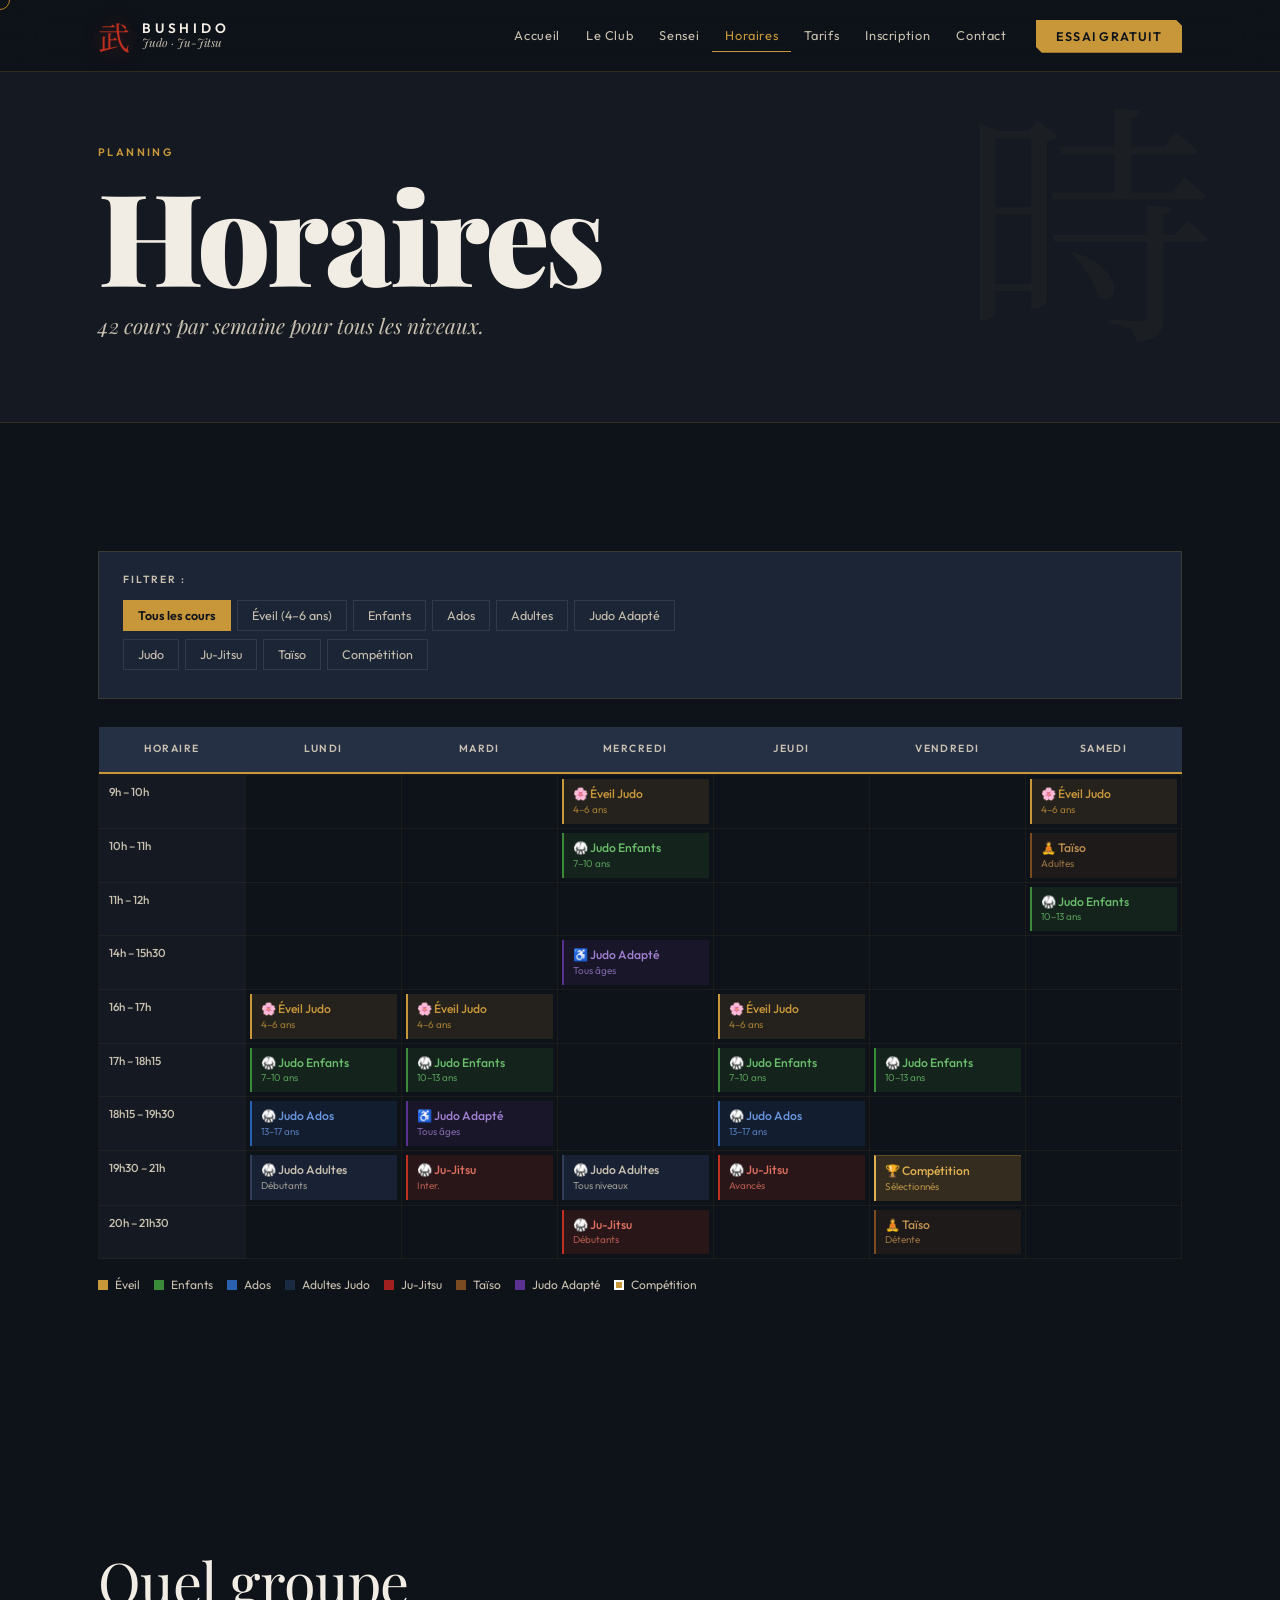
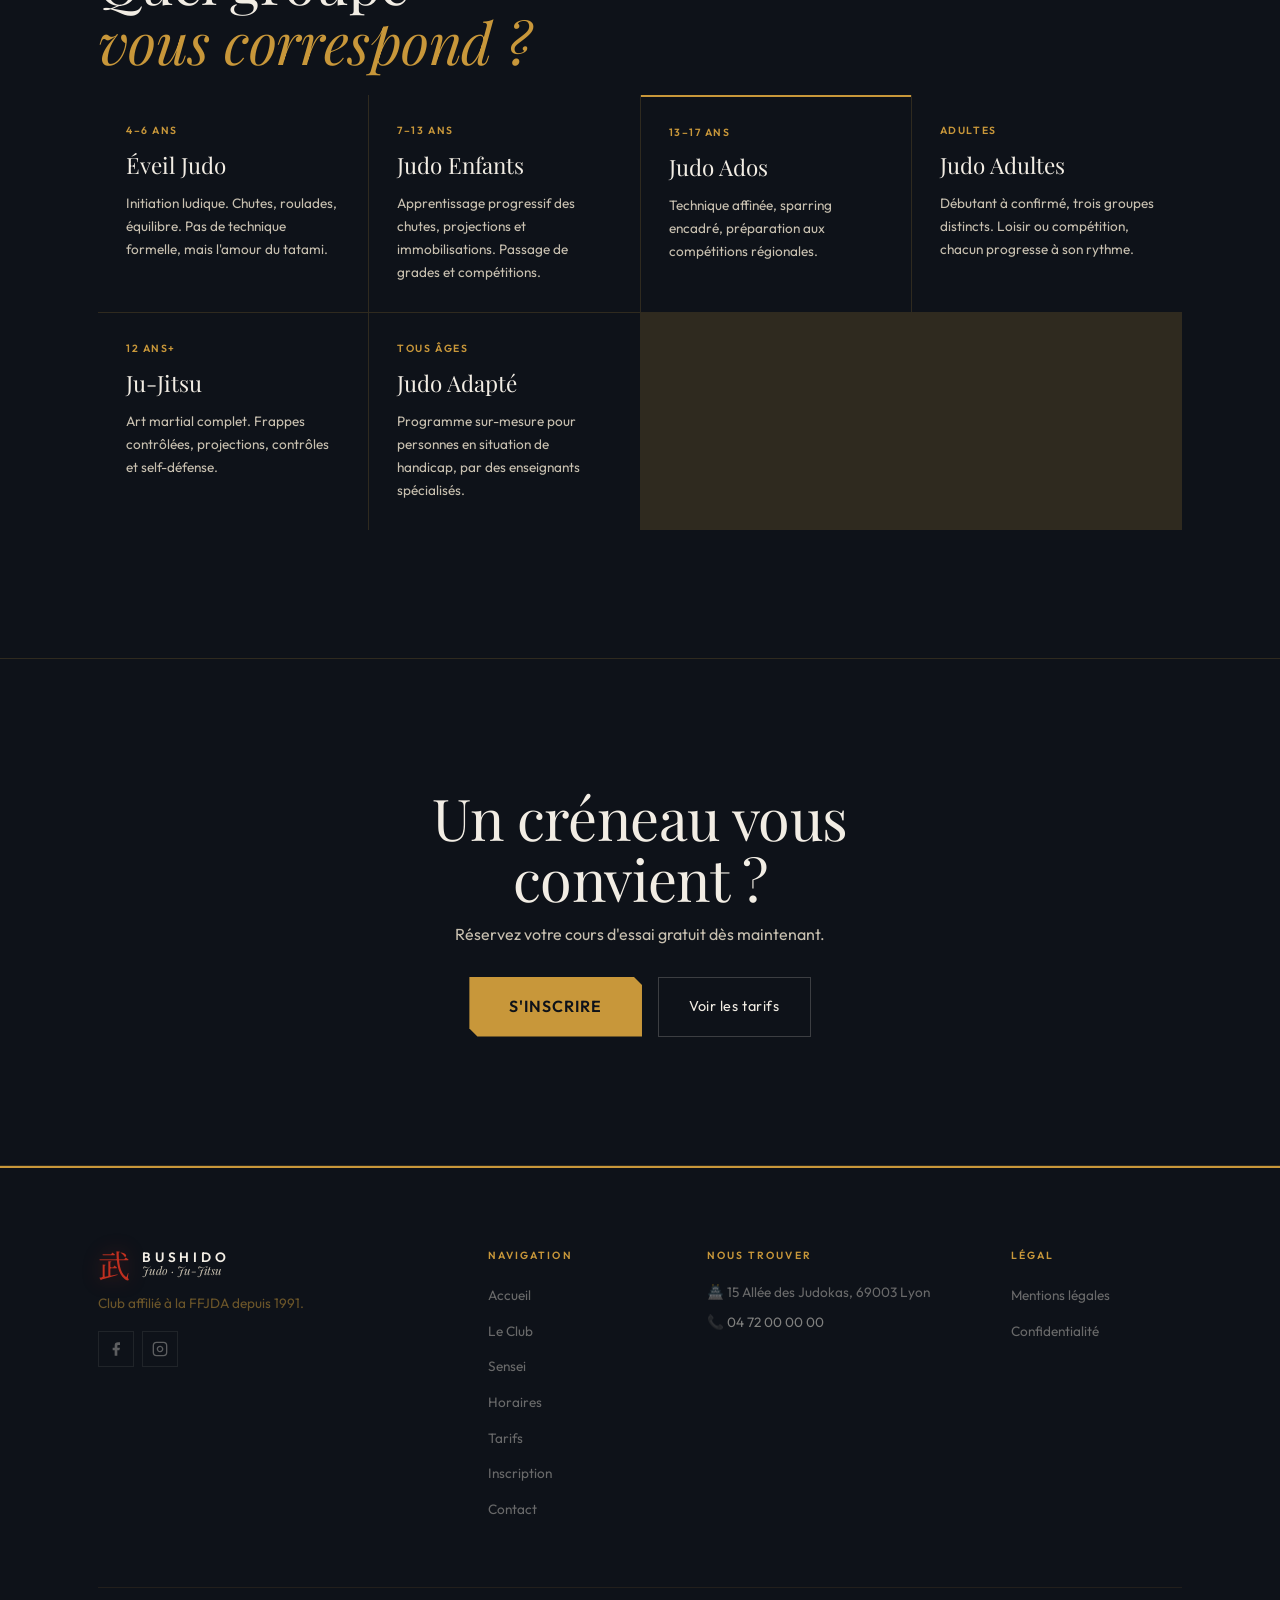
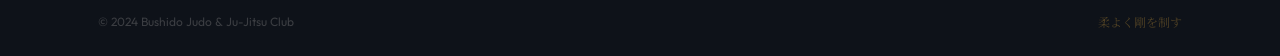
<file: bushido-horaires.html>
<!DOCTYPE html>
<html lang="fr">
<head>
  <meta charset="UTF-8"><meta name="viewport" content="width=device-width, initial-scale=1.0">
  <title>Horaires | Bushido Judo & Ju-Jitsu – Lyon</title>
  <meta name="description" content="Horaires des cours de judo et ju-jitsu à Lyon. Éveil judo, enfants, ados, adultes, judo adapté, taïso. Filtrables par discipline et niveau.">
  <link rel="preconnect" href="https://fonts.googleapis.com">
  <link href="https://fonts.googleapis.com/css2?family=Playfair+Display:ital,wght@0,400;0,700;0,900;1,400;1,700&family=Noto+Serif+JP:wght@300;400;700&family=Outfit:wght@300;400;500;600&display=swap" rel="stylesheet">
  <link rel="stylesheet" href="bushido-style.css">
</head>
<body>
  <a href="#main-content" class="skip-link">Aller au contenu principal</a>
  <div class="cursor" id="cursor" aria-hidden="true"></div>
  <header class="header" role="banner" id="header">
    <nav class="nav container" role="navigation" aria-label="Navigation principale">
      <a href="bushido-index.html" class="nav__logo"><div class="logo-wrap"><span class="logo-kanji" lang="ja">武</span><div class="logo-text"><span class="logo-main">BUSHIDO</span><span class="logo-sub">Judo · Ju-Jitsu</span></div></div></a>
      <button class="nav__burger" id="burgerBtn" aria-label="Ouvrir le menu" aria-expanded="false" aria-controls="navMenu"><span class="burger-line"></span><span class="burger-line"></span></button>
      <ul class="nav__links" id="navMenu" role="list">
        <li><a href="bushido-index.html" class="nav__link">Accueil</a></li><li><a href="bushido-club.html" class="nav__link">Le Club</a></li>
        <li><a href="bushido-sensei.html" class="nav__link">Sensei</a></li>
        <li><a href="bushido-horaires.html" class="nav__link is-active" aria-current="page">Horaires</a></li>
        <li><a href="bushido-tarifs.html" class="nav__link">Tarifs</a></li><li><a href="bushido-inscription.html" class="nav__link">Inscription</a></li>
        <li><a href="bushido-contact.html" class="nav__link">Contact</a></li><li><a href="bushido-inscription.html" class="nav__trial">Essai gratuit</a></li>
      </ul>
    </nav>
  </header>
  <main id="main-content">
    <section class="page-hero"><div class="ph-bg"><span class="ph-kanji" lang="ja">時</span></div><div class="container ph-content"><div class="section-tag stagger-1">Planning</div><h1 class="ph-title stagger-2">Horaires</h1><p class="ph-sub stagger-3">42 cours par semaine pour tous les niveaux.</p></div></section>

    <section class="section" aria-labelledby="sched-h">
      <div class="container">
        <!-- FILTRES -->
        <div class="filters reveal" role="group" aria-label="Filtrer les cours">
          <span class="filter-label">Filtrer :</span>
          <div class="filter-row">
            <button class="filter-btn active" data-filter="all">Tous les cours</button>
            <button class="filter-btn" data-filter="eveil">Éveil (4–6 ans)</button>
            <button class="filter-btn" data-filter="enfants">Enfants</button>
            <button class="filter-btn" data-filter="ados">Ados</button>
            <button class="filter-btn" data-filter="adultes">Adultes</button>
            <button class="filter-btn" data-filter="adapte">Judo Adapté</button>
          </div>
          <div class="filter-row">
            <button class="filter-btn" data-filter="judo">Judo</button>
            <button class="filter-btn" data-filter="jujitsu">Ju-Jitsu</button>
            <button class="filter-btn" data-filter="taiso">Taïso</button>
            <button class="filter-btn" data-filter="compet">Compétition</button>
          </div>
        </div>

        <h2 id="sched-h" class="sr-only">Tableau des horaires</h2>
        <div class="sched-wrap reveal" role="region" aria-label="Tableau des cours" tabindex="0">
          <table class="sched-tbl">
            <caption class="sr-only">Horaires des cours Bushido Judo Club</caption>
            <thead>
              <tr>
                <th scope="col">Horaire</th>
                <th scope="col">Lundi</th><th scope="col">Mardi</th>
                <th scope="col">Mercredi</th><th scope="col">Jeudi</th>
                <th scope="col">Vendredi</th><th scope="col">Samedi</th>
              </tr>
            </thead>
            <tbody>
              <tr>
                <td class="tc">9h – 10h</td>
                <td></td><td></td>
                <td><div class="slot slot--eveil" data-tags="eveil judo">🌸 Éveil Judo<span class="slot-age">4–6 ans</span></div></td>
                <td></td><td></td>
                <td><div class="slot slot--eveil" data-tags="eveil judo">🌸 Éveil Judo<span class="slot-age">4–6 ans</span></div></td>
              </tr>
              <tr>
                <td class="tc">10h – 11h</td><td></td><td></td>
                <td><div class="slot slot--enfants" data-tags="enfants judo">🥋 Judo Enfants<span class="slot-age">7–10 ans</span></div></td>
                <td></td><td></td>
                <td><div class="slot slot--taiso" data-tags="taiso adultes">🧘 Taïso<span class="slot-age">Adultes</span></div></td>
              </tr>
              <tr>
                <td class="tc">11h – 12h</td><td></td><td></td><td></td><td></td><td></td>
                <td><div class="slot slot--enfants" data-tags="enfants judo">🥋 Judo Enfants<span class="slot-age">10–13 ans</span></div></td>
              </tr>
              <tr>
                <td class="tc">14h – 15h30</td><td></td><td></td>
                <td><div class="slot slot--adapte" data-tags="adapte judo">♿ Judo Adapté<span class="slot-age">Tous âges</span></div></td>
                <td></td><td></td><td></td>
              </tr>
              <tr>
                <td class="tc">16h – 17h</td>
                <td><div class="slot slot--eveil" data-tags="eveil judo">🌸 Éveil Judo<span class="slot-age">4–6 ans</span></div></td>
                <td><div class="slot slot--eveil" data-tags="eveil judo">🌸 Éveil Judo<span class="slot-age">4–6 ans</span></div></td>
                <td></td>
                <td><div class="slot slot--eveil" data-tags="eveil judo">🌸 Éveil Judo<span class="slot-age">4–6 ans</span></div></td>
                <td></td><td></td>
              </tr>
              <tr>
                <td class="tc">17h – 18h15</td>
                <td><div class="slot slot--enfants" data-tags="enfants judo">🥋 Judo Enfants<span class="slot-age">7–10 ans</span></div></td>
                <td><div class="slot slot--enfants" data-tags="enfants judo">🥋 Judo Enfants<span class="slot-age">10–13 ans</span></div></td>
                <td></td>
                <td><div class="slot slot--enfants" data-tags="enfants judo">🥋 Judo Enfants<span class="slot-age">7–10 ans</span></div></td>
                <td><div class="slot slot--enfants" data-tags="enfants judo">🥋 Judo Enfants<span class="slot-age">10–13 ans</span></div></td>
                <td></td>
              </tr>
              <tr>
                <td class="tc">18h15 – 19h30</td>
                <td><div class="slot slot--ados" data-tags="ados judo">🥋 Judo Ados<span class="slot-age">13–17 ans</span></div></td>
                <td><div class="slot slot--adapte" data-tags="adapte judo">♿ Judo Adapté<span class="slot-age">Tous âges</span></div></td>
                <td></td>
                <td><div class="slot slot--ados" data-tags="ados judo">🥋 Judo Ados<span class="slot-age">13–17 ans</span></div></td>
                <td></td><td></td>
              </tr>
              <tr>
                <td class="tc">19h30 – 21h</td>
                <td><div class="slot slot--adultes" data-tags="adultes judo">🥋 Judo Adultes<span class="slot-age">Débutants</span></div></td>
                <td><div class="slot slot--jujitsu" data-tags="jujitsu adultes">🥋 Ju-Jitsu<span class="slot-age">Inter.</span></div></td>
                <td><div class="slot slot--adultes" data-tags="adultes judo">🥋 Judo Adultes<span class="slot-age">Tous niveaux</span></div></td>
                <td><div class="slot slot--jujitsu" data-tags="jujitsu adultes">🥋 Ju-Jitsu<span class="slot-age">Avancés</span></div></td>
                <td><div class="slot slot--compet" data-tags="adultes judo compet">🏆 Compétition<span class="slot-age">Sélectionnés</span></div></td>
                <td></td>
              </tr>
              <tr>
                <td class="tc">20h – 21h30</td><td></td><td></td>
                <td><div class="slot slot--jujitsu" data-tags="jujitsu adultes">🥋 Ju-Jitsu<span class="slot-age">Débutants</span></div></td>
                <td></td>
                <td><div class="slot slot--taiso" data-tags="taiso adultes">🧘 Taïso<span class="slot-age">Détente</span></div></td>
                <td></td>
              </tr>
            </tbody>
          </table>
        </div>

        <!-- LÉGENDE -->
        <div class="sched-legend reveal" aria-label="Légende">
          <div class="leg"><span class="leg-dot" style="background:#c8973a;"></span>Éveil</div>
          <div class="leg"><span class="leg-dot" style="background:#3a8a3a;"></span>Enfants</div>
          <div class="leg"><span class="leg-dot" style="background:#2a60b0;"></span>Ados</div>
          <div class="leg"><span class="leg-dot" style="background:#1a2a40;"></span>Adultes Judo</div>
          <div class="leg"><span class="leg-dot" style="background:#a02020;"></span>Ju-Jitsu</div>
          <div class="leg"><span class="leg-dot" style="background:#7a4a20;"></span>Taïso</div>
          <div class="leg"><span class="leg-dot" style="background:#5a3090;"></span>Judo Adapté</div>
          <div class="leg"><span class="leg-dot" style="background:#c8973a; border:2px solid #fff;"></span>Compétition</div>
        </div>

        <!-- GROUPES -->
        <div class="groups reveal" aria-labelledby="groups-h">
          <h2 id="groups-h" class="section-h" style="margin-top:var(--pad-xl);">Quel groupe<br><em>vous correspond ?</em></h2>
          <div class="groups-grid">
            <div class="group-card"><span class="gc-age">4–6 ans</span><h3>Éveil Judo</h3><p>Initiation ludique. Chutes, roulades, équilibre. Pas de technique formelle, mais l'amour du tatami.</p></div>
            <div class="group-card"><span class="gc-age">7–13 ans</span><h3>Judo Enfants</h3><p>Apprentissage progressif des chutes, projections et immobilisations. Passage de grades et compétitions.</p></div>
            <div class="group-card group-card--hot"><span class="gc-age">13–17 ans</span><h3>Judo Ados</h3><p>Technique affinée, sparring encadré, préparation aux compétitions régionales.</p></div>
            <div class="group-card"><span class="gc-age">Adultes</span><h3>Judo Adultes</h3><p>Débutant à confirmé, trois groupes distincts. Loisir ou compétition, chacun progresse à son rythme.</p></div>
            <div class="group-card"><span class="gc-age">12 ans+</span><h3>Ju-Jitsu</h3><p>Art martial complet. Frappes contrôlées, projections, contrôles et self-défense.</p></div>
            <div class="group-card"><span class="gc-age">Tous âges</span><h3>Judo Adapté</h3><p>Programme sur-mesure pour personnes en situation de handicap, par des enseignants spécialisés.</p></div>
          </div>
        </div>
      </div>
    </section>

    <section class="cta-band section" aria-labelledby="ctaband3-h"><div class="container"><div class="ctaband-inner reveal"><h2 id="ctaband3-h" class="section-h">Un créneau vous convient ?</h2><p class="section-p">Réservez votre cours d'essai gratuit dès maintenant.</p><div class="ctaband-btns"><a href="bushido-inscription.html" class="cta-primary cta-primary--large">S'inscrire</a><a href="bushido-tarifs.html" class="cta-ghost">Voir les tarifs</a></div></div></div></section>
  </main>

  <footer class="footer" role="contentinfo"><div class="container"><div class="footer-grid"><div class="footer-brand"><a href="bushido-index.html" class="nav__logo footer-logo"><div class="logo-wrap"><span class="logo-kanji" lang="ja">武</span><div class="logo-text"><span class="logo-main">BUSHIDO</span><span class="logo-sub">Judo · Ju-Jitsu</span></div></div></a><p>Club affilié à la FFJDA depuis 1991.</p><div class="footer-social"><a href="https://facebook.com" target="_blank" rel="noopener noreferrer" class="social-btn" aria-label="Facebook"><svg width="16" height="16" viewBox="0 0 24 24" fill="currentColor"><path d="M18 2h-3a5 5 0 0 0-5 5v3H7v4h3v8h4v-8h3l1-4h-4V7a1 1 0 0 1 1-1h3z"/></svg></a><a href="https://instagram.com" target="_blank" rel="noopener noreferrer" class="social-btn" aria-label="Instagram"><svg width="16" height="16" viewBox="0 0 24 24" fill="none" stroke="currentColor" stroke-width="2"><rect x="2" y="2" width="20" height="20" rx="5" ry="5"/><path d="M16 11.37A4 4 0 1 1 12.63 8 4 4 0 0 1 16 11.37z"/><line x1="17.5" y1="6.5" x2="17.51" y2="6.5"/></svg></a></div></div>
  <nav class="footer-nav" aria-label="Navigation footer"><h3>Navigation</h3><ul role="list"><li><a href="bushido-index.html">Accueil</a></li><li><a href="bushido-club.html">Le Club</a></li><li><a href="bushido-sensei.html">Sensei</a></li><li><a href="bushido-horaires.html">Horaires</a></li><li><a href="bushido-tarifs.html">Tarifs</a></li><li><a href="bushido-inscription.html">Inscription</a></li><li><a href="bushido-contact.html">Contact</a></li></ul></nav>
  <div class="footer-contact"><h3>Nous trouver</h3><address><p>🏯 15 Allée des Judokas, 69003 Lyon</p><p>📞 <a href="tel:+33472000000">04 72 00 00 00</a></p></address></div>
  <div class="footer-legal"><h3>Légal</h3><ul role="list"><li><a href="bushido-mentions.html">Mentions légales</a></li><li><a href="bushido-confidentialite.html">Confidentialité</a></li></ul></div></div>
  <div class="footer-bottom"><p>&copy; 2024 Bushido Judo &amp; Ju-Jitsu Club</p><p class="footer-jp" lang="ja">柔よく剛を制す</p></div></div></footer>
  <script src="bushido-script.js"></script>
</body>
</html>
</file>
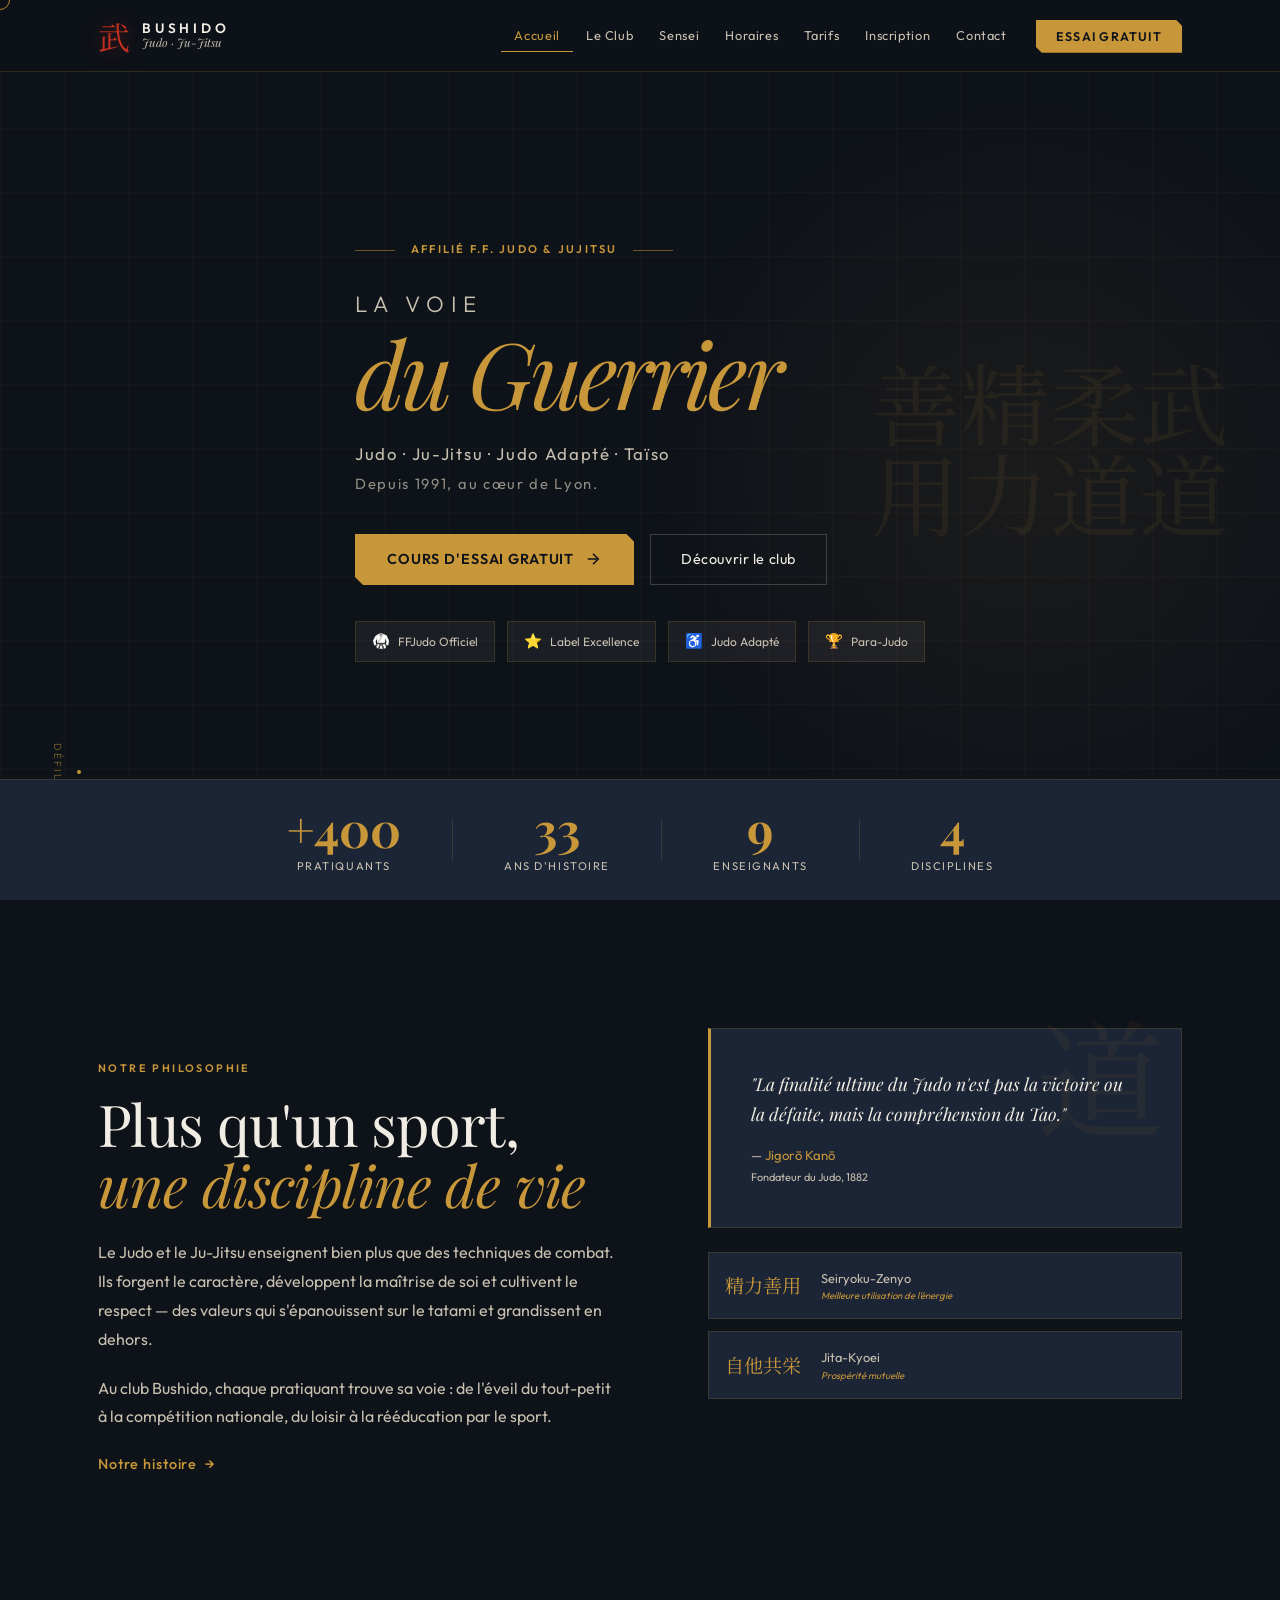
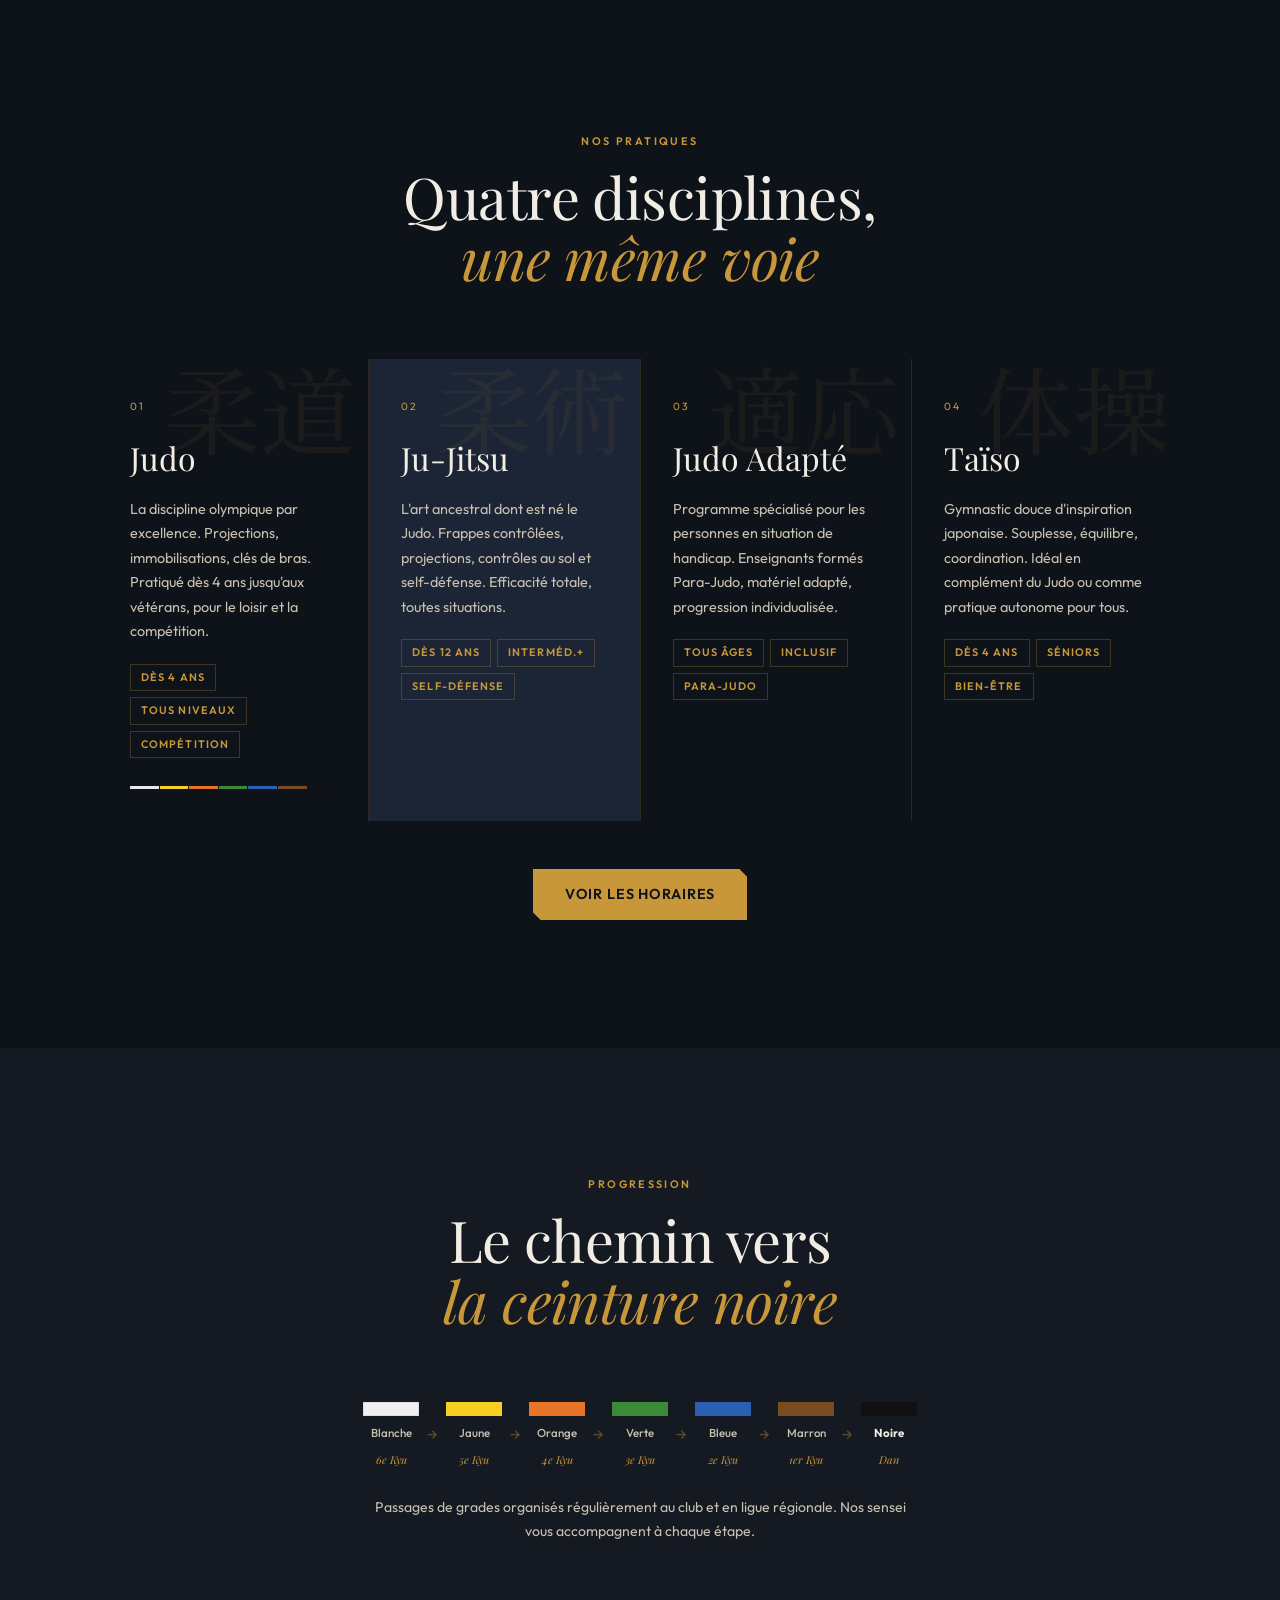
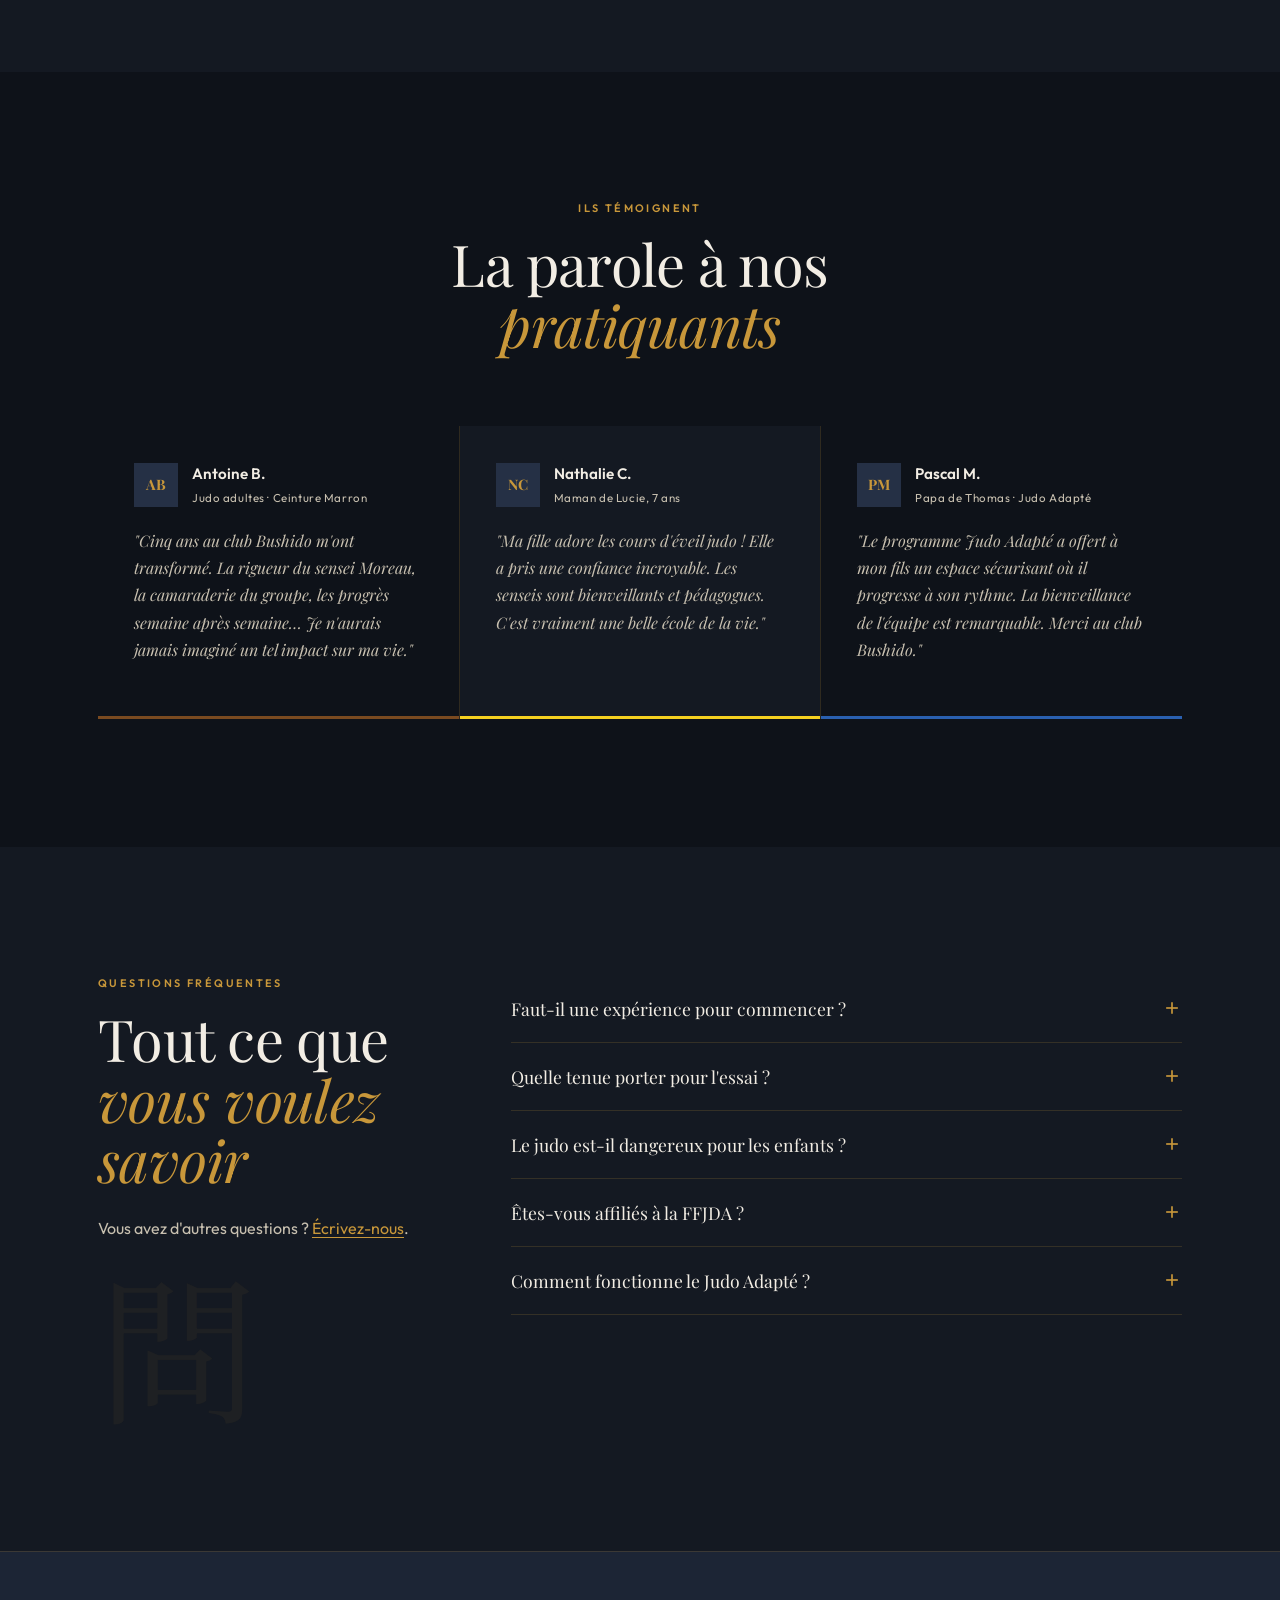
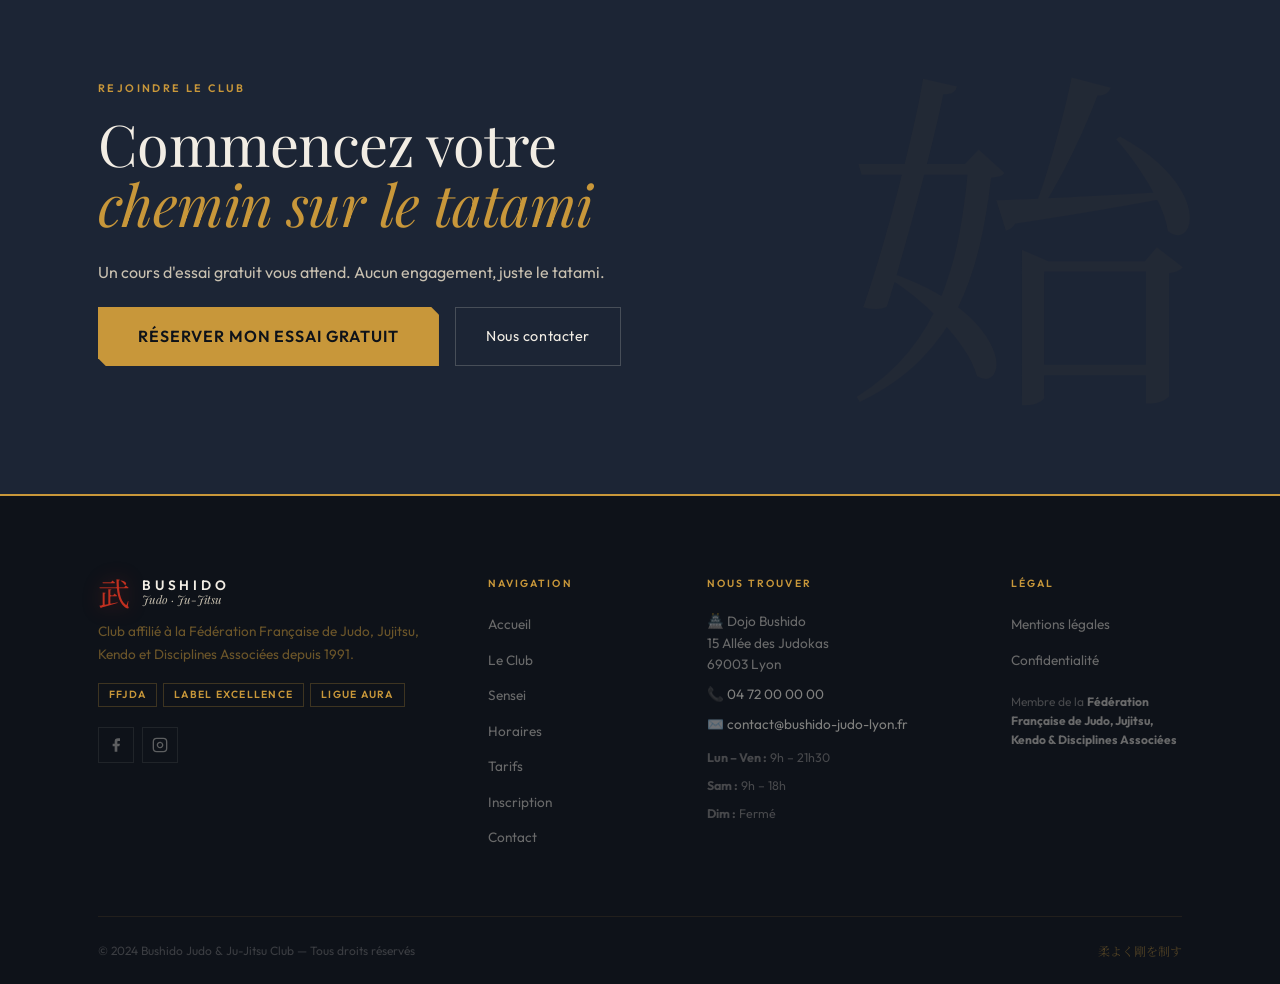
<file: bushido-index.html>
<!DOCTYPE html>
<html lang="fr">
<head>
  <meta charset="UTF-8">
  <meta name="viewport" content="width=device-width, initial-scale=1.0">
  <title>Bushido Judo & Ju-Jitsu Club | Fédération Française de Judo – Lyon</title>
  <meta name="description" content="Bushido Judo & Ju-Jitsu Club à Lyon, affilié à la Fédération Française de Judo et de Jujitsu. Judo, Ju-Jitsu, Judo Adapté, Taïso. Cours d'essai gratuit.">
  <meta name="keywords" content="judo Lyon, ju-jitsu Lyon, club judo, fédération française judo, cours judo, arts martiaux Lyon">
  <meta name="robots" content="index, follow">
  <meta property="og:title" content="Bushido Judo & Ju-Jitsu Club – Lyon">
  <meta property="og:description" content="Club affilié à la Fédération Française de Judo. La voie du guerrier, l'esprit du judoka.">
  <meta property="og:type" content="website">
  <link rel="preconnect" href="https://fonts.googleapis.com">
  <link href="https://fonts.googleapis.com/css2?family=Playfair+Display:ital,wght@0,400;0,700;0,900;1,400;1,700&family=Noto+Serif+JP:wght@300;400;700&family=Outfit:wght@300;400;500;600&display=swap" rel="stylesheet">
  <link rel="stylesheet" href="bushido-style.css">
</head>
<body>

  <a href="#main-content" class="skip-link">Aller au contenu principal</a>

  <!-- CURSEUR CUSTOM -->
  <div class="cursor" id="cursor" aria-hidden="true"></div>

  <!-- HEADER -->
  <header class="header" role="banner" id="header">
    <nav class="nav container" role="navigation" aria-label="Navigation principale">
      <a href="bushido-index.html" class="nav__logo" aria-label="Bushido Judo Club – Accueil">
        <div class="logo-wrap">
          <span class="logo-kanji" aria-hidden="true" lang="ja">武</span>
          <div class="logo-text">
            <span class="logo-main">BUSHIDO</span>
            <span class="logo-sub">Judo · Ju-Jitsu</span>
          </div>
        </div>
      </a>
      <button class="nav__burger" id="burgerBtn" aria-label="Ouvrir le menu" aria-expanded="false" aria-controls="navMenu">
        <span class="burger-line"></span>
        <span class="burger-line"></span>
      </button>
      <ul class="nav__links" id="navMenu" role="list">
        <li><a href="bushido-index.html" class="nav__link is-active" aria-current="page">Accueil</a></li>
        <li><a href="bushido-club.html" class="nav__link">Le Club</a></li>
        <li><a href="bushido-sensei.html" class="nav__link">Sensei</a></li>
        <li><a href="bushido-horaires.html" class="nav__link">Horaires</a></li>
        <li><a href="bushido-tarifs.html" class="nav__link">Tarifs</a></li>
        <li><a href="bushido-inscription.html" class="nav__link">Inscription</a></li>
        <li><a href="bushido-contact.html" class="nav__link">Contact</a></li>
        <li><a href="bushido-inscription.html" class="nav__trial">Essai gratuit</a></li>
      </ul>
    </nav>
  </header>

  <main id="main-content">

    <!-- ===================== HERO ===================== -->
    <section class="hero" aria-label="Section principale">
      <!-- BG layers -->
      <div class="hero__bg" aria-hidden="true">
        <div class="hero__tatami-grid"></div>
        <div class="hero__glow"></div>
      </div>

      <!-- Vertical kanji rail -->
      <div class="hero__kanji-rail" aria-hidden="true">
        <span class="vk vk--1" lang="ja">武道</span>
        <span class="vk vk--2" lang="ja">柔道</span>
        <span class="vk vk--3" lang="ja">精力</span>
        <span class="vk vk--4" lang="ja">善用</span>
      </div>

      <div class="hero__content container">
        <div class="hero__tag stagger-1">
          <div class="htag-line" aria-hidden="true"></div>
          <span>Affilié F.F. Judo &amp; Jujitsu</span>
          <div class="htag-line" aria-hidden="true"></div>
        </div>

        <h1 class="hero__h1 stagger-2">
          <span class="h1-top">La Voie</span>
          <span class="h1-main"><em>du Guerrier</em></span>
        </h1>

        <p class="hero__para stagger-3">
          Judo · Ju-Jitsu · Judo Adapté · Taïso<br>
          <span>Depuis 1991, au cœur de Lyon.</span>
        </p>

        <div class="hero__ctas stagger-4">
          <a href="bushido-inscription.html" class="cta-primary">
            <span>Cours d'essai gratuit</span>
            <svg width="18" height="18" viewBox="0 0 24 24" fill="none" stroke="currentColor" stroke-width="2" aria-hidden="true"><line x1="5" y1="12" x2="19" y2="12"/><polyline points="12 5 19 12 12 19"/></svg>
          </a>
          <a href="bushido-club.html" class="cta-ghost">Découvrir le club</a>
        </div>

        <!-- Medallions -->
        <div class="hero__medallions stagger-5" aria-label="Labels et certifications">
          <div class="medal">
            <div class="medal__ring" aria-hidden="true">🥋</div>
            <span>FFJudo Officiel</span>
          </div>
          <div class="medal">
            <div class="medal__ring" aria-hidden="true">⭐</div>
            <span>Label Excellence</span>
          </div>
          <div class="medal">
            <div class="medal__ring" aria-hidden="true">♿</div>
            <span>Judo Adapté</span>
          </div>
          <div class="medal">
            <div class="medal__ring" aria-hidden="true">🏆</div>
            <span>Para-Judo</span>
          </div>
        </div>
      </div>

      <!-- Scroll indicator -->
      <div class="hero__scroll" aria-hidden="true">
        <div class="scroll-dot"></div>
        <span>Défiler</span>
      </div>

      <!-- Stats band -->
      <div class="hero__stats-band" aria-label="Chiffres clés">
        <div class="sband-item stagger-1">
          <strong>+400</strong>
          <span>Pratiquants</span>
        </div>
        <div class="sband-sep" aria-hidden="true"></div>
        <div class="sband-item stagger-2">
          <strong>33</strong>
          <span>Ans d'histoire</span>
        </div>
        <div class="sband-sep" aria-hidden="true"></div>
        <div class="sband-item stagger-3">
          <strong>9</strong>
          <span>Enseignants</span>
        </div>
        <div class="sband-sep" aria-hidden="true"></div>
        <div class="sband-item stagger-4">
          <strong>4</strong>
          <span>Disciplines</span>
        </div>
      </div>
    </section>

    <!-- ===================== PHILOSOPHIE ===================== -->
    <section class="section phi-section" aria-labelledby="phi-title">
      <div class="container">
        <div class="phi-layout">
          <div class="phi-left reveal">
            <div class="section-tag">Notre philosophie</div>
            <h2 id="phi-title" class="section-h">
              Plus qu'un sport,<br>
              <em>une discipline de vie</em>
            </h2>
            <p class="section-p">Le Judo et le Ju-Jitsu enseignent bien plus que des techniques de combat. Ils forgent le caractère, développent la maîtrise de soi et cultivent le respect — des valeurs qui s'épanouissent sur le tatami et grandissent en dehors.</p>
            <p class="section-p">Au club Bushido, chaque pratiquant trouve sa voie : de l'éveil du tout-petit à la compétition nationale, du loisir à la rééducation par le sport.</p>
            <a href="bushido-club.html" class="link-arrow">Notre histoire <span aria-hidden="true">→</span></a>
          </div>
          <div class="phi-right reveal">
            <figure class="phi-quote-card" aria-label="Citation de Jigorō Kanō">
              <div class="phi-quote-deco" aria-hidden="true" lang="ja">道</div>
              <blockquote>
                <p>"La finalité ultime du Judo n'est pas la victoire ou la défaite, mais la compréhension du Tao."</p>
                <footer>— <cite>Jigorō Kanō</cite><br><small>Fondateur du Judo, 1882</small></footer>
              </blockquote>
            </figure>
            <div class="phi-principles" aria-label="Principes du Judo">
              <div class="principle">
                <span class="p-kanji" lang="ja">精力善用</span>
                <span class="p-text">Seiryoku-Zenyo<br><em>Meilleure utilisation de l'énergie</em></span>
              </div>
              <div class="principle">
                <span class="p-kanji" lang="ja">自他共栄</span>
                <span class="p-text">Jita-Kyoei<br><em>Prospérité mutuelle</em></span>
              </div>
            </div>
          </div>
        </div>
      </div>
    </section>

    <!-- ===================== DISCIPLINES ===================== -->
    <section class="section disc-section" aria-labelledby="disc-title">
      <div class="container">
        <div class="section-header reveal">
          <div class="section-tag">Nos pratiques</div>
          <h2 id="disc-title" class="section-h">Quatre disciplines,<br><em>une même voie</em></h2>
        </div>
        <div class="disc-grid">
          <article class="disc-tile reveal" aria-label="Judo">
            <div class="disc-tile__num" aria-hidden="true">01</div>
            <div class="disc-tile__kanji" lang="ja" aria-hidden="true">柔道</div>
            <div class="disc-tile__body">
              <h3>Judo</h3>
              <p>La discipline olympique par excellence. Projections, immobilisations, clés de bras. Pratiqué dès 4 ans jusqu'aux vétérans, pour le loisir et la compétition.</p>
              <div class="disc-tile__tags">
                <span>Dès 4 ans</span><span>Tous niveaux</span><span>Compétition</span>
              </div>
            </div>
            <div class="disc-tile__belt-bar" aria-label="Grades de judo">
              <div class="bb bb--w"></div><div class="bb bb--y"></div><div class="bb bb--o"></div>
              <div class="bb bb--g"></div><div class="bb bb--b"></div><div class="bb bb--br"></div><div class="bb bb--k"></div>
            </div>
          </article>

          <article class="disc-tile disc-tile--accent reveal" aria-label="Ju-Jitsu">
            <div class="disc-tile__num" aria-hidden="true">02</div>
            <div class="disc-tile__kanji" lang="ja" aria-hidden="true">柔術</div>
            <div class="disc-tile__body">
              <h3>Ju-Jitsu</h3>
              <p>L'art ancestral dont est né le Judo. Frappes contrôlées, projections, contrôles au sol et self-défense. Efficacité totale, toutes situations.</p>
              <div class="disc-tile__tags">
                <span>Dès 12 ans</span><span>Interméd.+</span><span>Self-défense</span>
              </div>
            </div>
          </article>

          <article class="disc-tile reveal" aria-label="Judo Adapté">
            <div class="disc-tile__num" aria-hidden="true">03</div>
            <div class="disc-tile__kanji" lang="ja" aria-hidden="true">適応</div>
            <div class="disc-tile__body">
              <h3>Judo Adapté</h3>
              <p>Programme spécialisé pour les personnes en situation de handicap. Enseignants formés Para-Judo, matériel adapté, progression individualisée.</p>
              <div class="disc-tile__tags">
                <span>Tous âges</span><span>Inclusif</span><span>Para-Judo</span>
              </div>
            </div>
          </article>

          <article class="disc-tile reveal" aria-label="Taïso">
            <div class="disc-tile__num" aria-hidden="true">04</div>
            <div class="disc-tile__kanji" lang="ja" aria-hidden="true">体操</div>
            <div class="disc-tile__body">
              <h3>Taïso</h3>
              <p>Gymnastic douce d'inspiration japonaise. Souplesse, équilibre, coordination. Idéal en complément du Judo ou comme pratique autonome pour tous.</p>
              <div class="disc-tile__tags">
                <span>Dès 4 ans</span><span>Séniors</span><span>Bien-être</span>
              </div>
            </div>
          </article>
        </div>
        <div class="disc-cta reveal">
          <a href="bushido-horaires.html" class="cta-primary">Voir les horaires</a>
        </div>
      </div>
    </section>

    <!-- ===================== CEINTURES ===================== -->
    <section class="section belts-section" aria-labelledby="belts-title">
      <div class="container">
        <div class="section-header reveal">
          <div class="section-tag">Progression</div>
          <h2 id="belts-title" class="section-h">Le chemin vers<br><em>la ceinture noire</em></h2>
        </div>
        <div class="belts-path reveal" role="list" aria-label="Grades et ceintures">
          <div class="belt-step" role="listitem">
            <div class="belt-strip" style="background:#f0f0f0; border:1px solid #ddd;" aria-label="Blanche"></div>
            <span class="belt-name">Blanche</span><span class="belt-kyu">6e Kyu</span>
          </div>
          <div class="belt-arrow" aria-hidden="true">→</div>
          <div class="belt-step" role="listitem">
            <div class="belt-strip" style="background:#f5d020;" aria-label="Jaune"></div>
            <span class="belt-name">Jaune</span><span class="belt-kyu">5e Kyu</span>
          </div>
          <div class="belt-arrow" aria-hidden="true">→</div>
          <div class="belt-step" role="listitem">
            <div class="belt-strip" style="background:#e8742a;" aria-label="Orange"></div>
            <span class="belt-name">Orange</span><span class="belt-kyu">4e Kyu</span>
          </div>
          <div class="belt-arrow" aria-hidden="true">→</div>
          <div class="belt-step" role="listitem">
            <div class="belt-strip" style="background:#3a8a3a;" aria-label="Verte"></div>
            <span class="belt-name">Verte</span><span class="belt-kyu">3e Kyu</span>
          </div>
          <div class="belt-arrow" aria-hidden="true">→</div>
          <div class="belt-step" role="listitem">
            <div class="belt-strip" style="background:#2a60b0;" aria-label="Bleue"></div>
            <span class="belt-name">Bleue</span><span class="belt-kyu">2e Kyu</span>
          </div>
          <div class="belt-arrow" aria-hidden="true">→</div>
          <div class="belt-step" role="listitem">
            <div class="belt-strip" style="background:#7a4a20;" aria-label="Marron"></div>
            <span class="belt-name">Marron</span><span class="belt-kyu">1er Kyu</span>
          </div>
          <div class="belt-arrow" aria-hidden="true">→</div>
          <div class="belt-step belt-step--dan" role="listitem">
            <div class="belt-strip" style="background:#111;" aria-label="Noire"></div>
            <span class="belt-name">Noire</span><span class="belt-kyu">Dan</span>
          </div>
        </div>
        <p class="belts-note reveal">Passages de grades organisés régulièrement au club et en ligue régionale. Nos sensei vous accompagnent à chaque étape.</p>
      </div>
    </section>

    <!-- ===================== TÉMOIGNAGES ===================== -->
    <section class="section testi-section" aria-labelledby="testi-title">
      <div class="container">
        <div class="section-header reveal">
          <div class="section-tag">Ils témoignent</div>
          <h2 id="testi-title" class="section-h">La parole à nos<br><em>pratiquants</em></h2>
        </div>
        <div class="testi-grid">
          <blockquote class="testi-card reveal">
            <div class="testi-card__top">
              <div class="testi-avatar">AB</div>
              <div>
                <strong>Antoine B.</strong>
                <span>Judo adultes · Ceinture Marron</span>
              </div>
            </div>
            <p>"Cinq ans au club Bushido m'ont transformé. La rigueur du sensei Moreau, la camaraderie du groupe, les progrès semaine après semaine… Je n'aurais jamais imaginé un tel impact sur ma vie."</p>
            <div class="testi-card__belt" aria-hidden="true" style="background:#7a4a20;"></div>
          </blockquote>
          <blockquote class="testi-card testi-card--alt reveal">
            <div class="testi-card__top">
              <div class="testi-avatar">NC</div>
              <div>
                <strong>Nathalie C.</strong>
                <span>Maman de Lucie, 7 ans</span>
              </div>
            </div>
            <p>"Ma fille adore les cours d'éveil judo ! Elle a pris une confiance incroyable. Les senseis sont bienveillants et pédagogues. C'est vraiment une belle école de la vie."</p>
            <div class="testi-card__belt" aria-hidden="true" style="background:#f5d020;"></div>
          </blockquote>
          <blockquote class="testi-card reveal">
            <div class="testi-card__top">
              <div class="testi-avatar">PM</div>
              <div>
                <strong>Pascal M.</strong>
                <span>Papa de Thomas · Judo Adapté</span>
              </div>
            </div>
            <p>"Le programme Judo Adapté a offert à mon fils un espace sécurisant où il progresse à son rythme. La bienveillance de l'équipe est remarquable. Merci au club Bushido."</p>
            <div class="testi-card__belt" aria-hidden="true" style="background:#2a60b0;"></div>
          </blockquote>
        </div>
      </div>
    </section>

    <!-- ===================== FAQ ===================== -->
    <section class="section faq-section" aria-labelledby="faq-title">
      <div class="container">
        <div class="faq-layout">
          <div class="faq-left reveal">
            <div class="section-tag">Questions fréquentes</div>
            <h2 id="faq-title" class="section-h">Tout ce que<br><em>vous voulez savoir</em></h2>
            <p class="section-p">Vous avez d'autres questions ? <a href="bushido-contact.html" class="inline-link">Écrivez-nous</a>.</p>
            <div class="faq-kanji" aria-hidden="true" lang="ja">問</div>
          </div>
          <div class="faq-right">
            <div class="faq-item reveal">
              <button class="faq-q" aria-expanded="false" aria-controls="fa1">
                <span>Faut-il une expérience pour commencer ?</span>
                <svg class="faq-icon" width="20" height="20" viewBox="0 0 24 24" fill="none" stroke="currentColor" stroke-width="2" aria-hidden="true"><line x1="12" y1="5" x2="12" y2="19"/><line x1="5" y1="12" x2="19" y2="12"/></svg>
              </button>
              <div class="faq-a" id="fa1" hidden><p>Aucune expérience requise. Nos cours débutants accueillent les personnes sans aucun bagage. Les cours d'éveil judo acceptent les enfants dès 4 ans.</p></div>
            </div>
            <div class="faq-item reveal">
              <button class="faq-q" aria-expanded="false" aria-controls="fa2">
                <span>Quelle tenue porter pour l'essai ?</span>
                <svg class="faq-icon" width="20" height="20" viewBox="0 0 24 24" fill="none" stroke="currentColor" stroke-width="2" aria-hidden="true"><line x1="12" y1="5" x2="12" y2="19"/><line x1="5" y1="12" x2="19" y2="12"/></svg>
              </button>
              <div class="faq-a" id="fa2" hidden><p>Pour le cours d'essai, une tenue de sport confortable suffit. Après inscription, un judogi (kimono) est requis. Nous en vendons et en louons au club.</p></div>
            </div>
            <div class="faq-item reveal">
              <button class="faq-q" aria-expanded="false" aria-controls="fa3">
                <span>Le judo est-il dangereux pour les enfants ?</span>
                <svg class="faq-icon" width="20" height="20" viewBox="0 0 24 24" fill="none" stroke="currentColor" stroke-width="2" aria-hidden="true"><line x1="12" y1="5" x2="12" y2="19"/><line x1="5" y1="12" x2="19" y2="12"/></svg>
              </button>
              <div class="faq-a" id="fa3" hidden><p>Le judo est très encadré et sécurisé. L'apprentissage des chutes (ukemi) précède toute projection. Nos tatamis sont homologués et nos enseignants diplômés veillent à la sécurité de chacun.</p></div>
            </div>
            <div class="faq-item reveal">
              <button class="faq-q" aria-expanded="false" aria-controls="fa4">
                <span>Êtes-vous affiliés à la FFJDA ?</span>
                <svg class="faq-icon" width="20" height="20" viewBox="0 0 24 24" fill="none" stroke="currentColor" stroke-width="2" aria-hidden="true"><line x1="12" y1="5" x2="12" y2="19"/><line x1="5" y1="12" x2="19" y2="12"/></svg>
              </button>
              <div class="faq-a" id="fa4" hidden><p>Oui, le club Bushido est officiellement affilié à la Fédération Française de Judo, Jujitsu, Kendo et Disciplines Associées. Tous nos enseignants sont diplômés d'État ou titulaires du CQP.</p></div>
            </div>
            <div class="faq-item reveal">
              <button class="faq-q" aria-expanded="false" aria-controls="fa5">
                <span>Comment fonctionne le Judo Adapté ?</span>
                <svg class="faq-icon" width="20" height="20" viewBox="0 0 24 24" fill="none" stroke="currentColor" stroke-width="2" aria-hidden="true"><line x1="12" y1="5" x2="12" y2="19"/><line x1="5" y1="12" x2="19" y2="12"/></svg>
              </button>
              <div class="faq-a" id="fa5" hidden><p>Le programme Judo Adapté est conçu pour les personnes en situation de handicap (moteur, mental, sensoriel). Les séances sont encadrées par des enseignants formés Para-Judo, avec du matériel spécifique et une pédagogie individualisée.</p></div>
            </div>
          </div>
        </div>
      </div>
    </section>

    <!-- ===================== CTA FINAL ===================== -->
    <section class="section cta-final-section" aria-labelledby="cta-title">
      <div class="cta-final-bg" aria-hidden="true">
        <div class="cf-kanji" lang="ja">始</div>
      </div>
      <div class="container">
        <div class="cta-final-content reveal">
          <div class="section-tag">Rejoindre le club</div>
          <h2 id="cta-title" class="section-h">Commencez votre<br><em>chemin sur le tatami</em></h2>
          <p class="section-p">Un cours d'essai gratuit vous attend. Aucun engagement, juste le tatami.</p>
          <div class="cta-final-btns">
            <a href="bushido-inscription.html" class="cta-primary cta-primary--large">Réserver mon essai gratuit</a>
            <a href="bushido-contact.html" class="cta-ghost">Nous contacter</a>
          </div>
        </div>
      </div>
    </section>

  </main>

  <!-- ===================== FOOTER ===================== -->
  <footer class="footer" role="contentinfo">
    <div class="container">
      <div class="footer-grid">
        <div class="footer-brand">
          <a href="bushido-index.html" class="nav__logo footer-logo" aria-label="Bushido Judo Club">
            <div class="logo-wrap">
              <span class="logo-kanji" aria-hidden="true" lang="ja">武</span>
              <div class="logo-text">
                <span class="logo-main">BUSHIDO</span>
                <span class="logo-sub">Judo · Ju-Jitsu</span>
              </div>
            </div>
          </a>
          <p>Club affilié à la Fédération Française de Judo, Jujitsu, Kendo et Disciplines Associées depuis 1991.</p>
          <div class="footer-affil">
            <span class="affil-tag">FFJDA</span>
            <span class="affil-tag">Label Excellence</span>
            <span class="affil-tag">Ligue AURA</span>
          </div>
          <div class="footer-social">
            <a href="https://facebook.com" target="_blank" rel="noopener noreferrer" class="social-btn" aria-label="Facebook Bushido Judo">
              <svg width="16" height="16" viewBox="0 0 24 24" fill="currentColor" aria-hidden="true"><path d="M18 2h-3a5 5 0 0 0-5 5v3H7v4h3v8h4v-8h3l1-4h-4V7a1 1 0 0 1 1-1h3z"/></svg>
            </a>
            <a href="https://instagram.com" target="_blank" rel="noopener noreferrer" class="social-btn" aria-label="Instagram Bushido Judo">
              <svg width="16" height="16" viewBox="0 0 24 24" fill="none" stroke="currentColor" stroke-width="2" aria-hidden="true"><rect x="2" y="2" width="20" height="20" rx="5" ry="5"/><path d="M16 11.37A4 4 0 1 1 12.63 8 4 4 0 0 1 16 11.37z"/><line x1="17.5" y1="6.5" x2="17.51" y2="6.5"/></svg>
            </a>
          </div>
        </div>
        <nav class="footer-nav" aria-label="Navigation footer">
          <h3>Navigation</h3>
          <ul role="list">
            <li><a href="bushido-index.html">Accueil</a></li>
            <li><a href="bushido-club.html">Le Club</a></li>
            <li><a href="bushido-sensei.html">Sensei</a></li>
            <li><a href="bushido-horaires.html">Horaires</a></li>
            <li><a href="bushido-tarifs.html">Tarifs</a></li>
            <li><a href="bushido-inscription.html">Inscription</a></li>
            <li><a href="bushido-contact.html">Contact</a></li>
          </ul>
        </nav>
        <div class="footer-contact">
          <h3>Nous trouver</h3>
          <address>
            <p>🏯 Dojo Bushido<br>15 Allée des Judokas<br>69003 Lyon</p>
            <p>📞 <a href="tel:+33472000000">04 72 00 00 00</a></p>
            <p>✉️ <a href="mailto:contact@bushido-judo-lyon.fr">contact@bushido-judo-lyon.fr</a></p>
          </address>
          <div class="footer-hours">
            <p><strong>Lun – Ven :</strong> 9h – 21h30</p>
            <p><strong>Sam :</strong> 9h – 18h</p>
            <p><strong>Dim :</strong> Fermé</p>
          </div>
        </div>
        <div class="footer-legal">
          <h3>Légal</h3>
          <ul role="list">
            <li><a href="bushido-mentions.html">Mentions légales</a></li>
            <li><a href="bushido-confidentialite.html">Confidentialité</a></li>
          </ul>
          <p class="footer-ffjda-txt">Membre de la <strong>Fédération Française de Judo, Jujitsu, Kendo &amp; Disciplines Associées</strong></p>
        </div>
      </div>
      <div class="footer-bottom">
        <p>&copy; 2024 Bushido Judo &amp; Ju-Jitsu Club — Tous droits réservés</p>
        <p class="footer-jp" lang="ja" title="La voie souple triomphe de la force brute">柔よく剛を制す</p>
      </div>
    </div>
  </footer>

  <script src="bushido-script.js"></script>
</body>
</html>
</file>
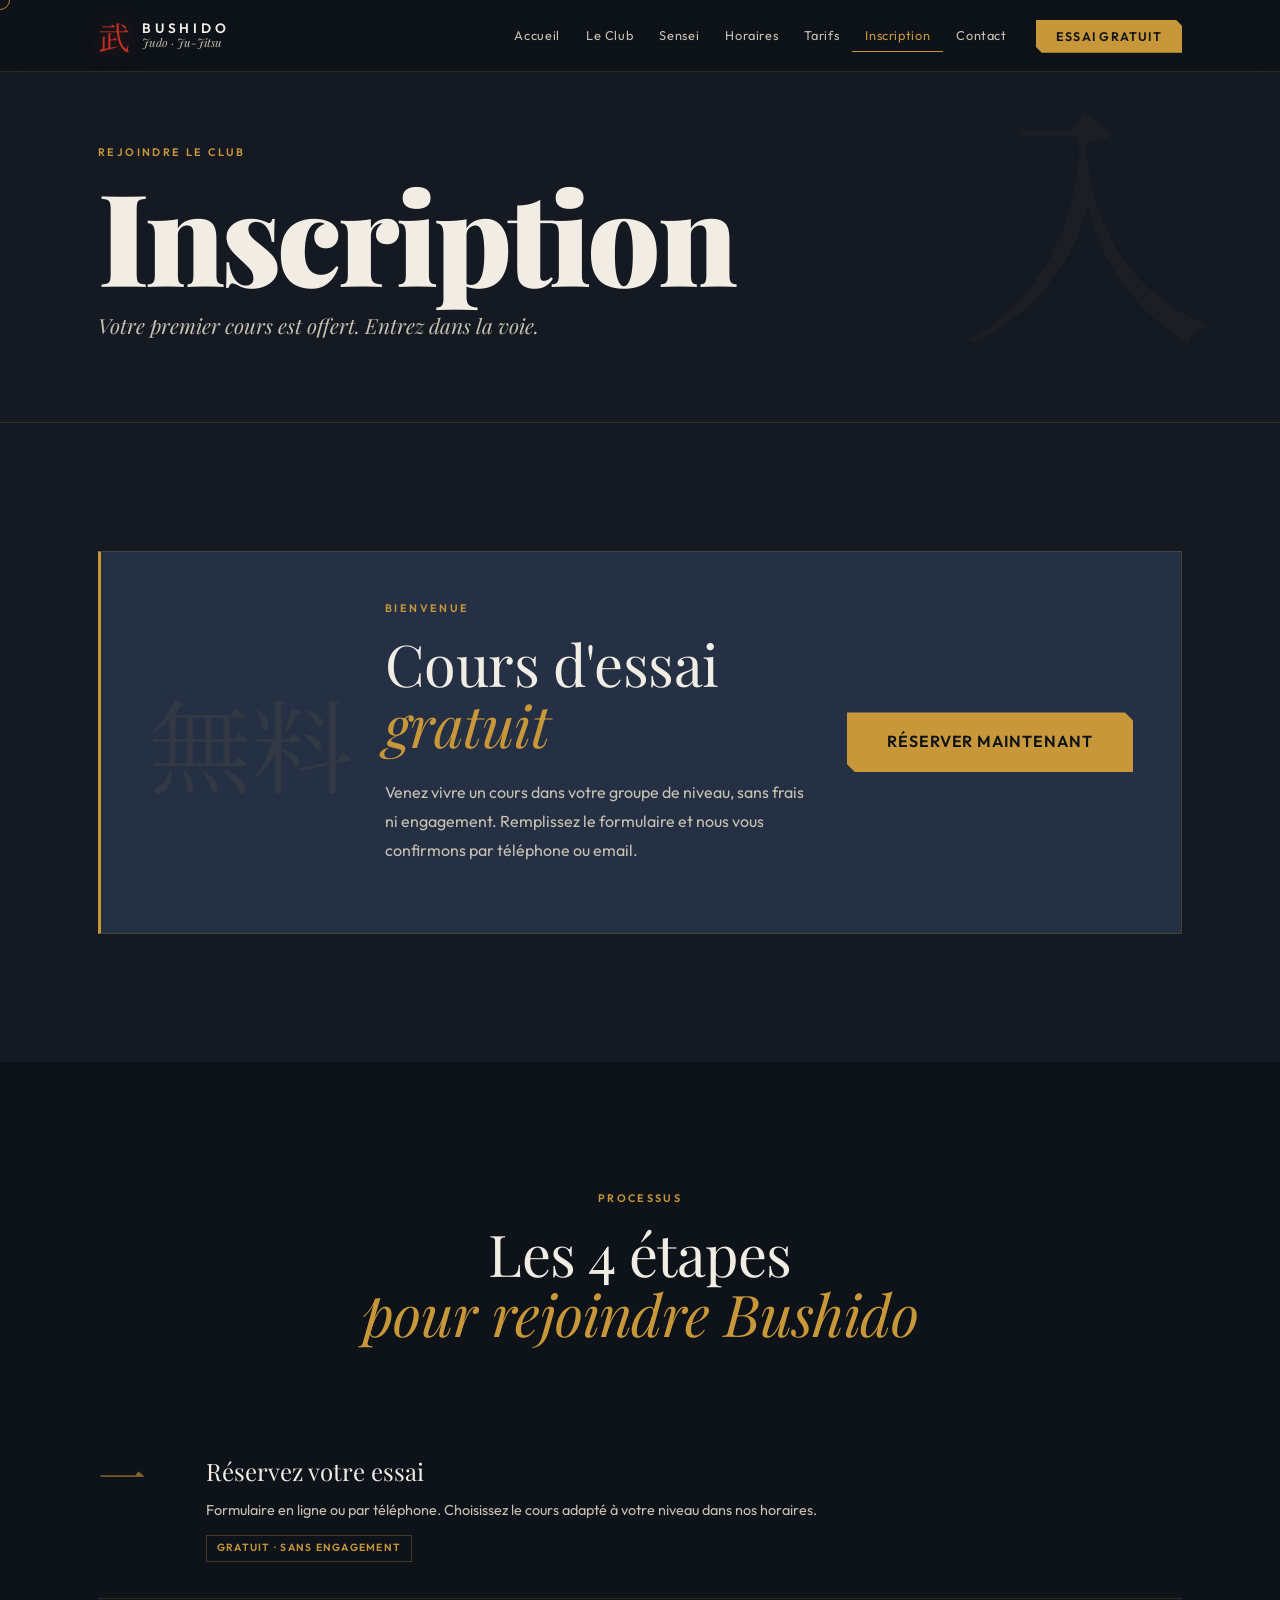
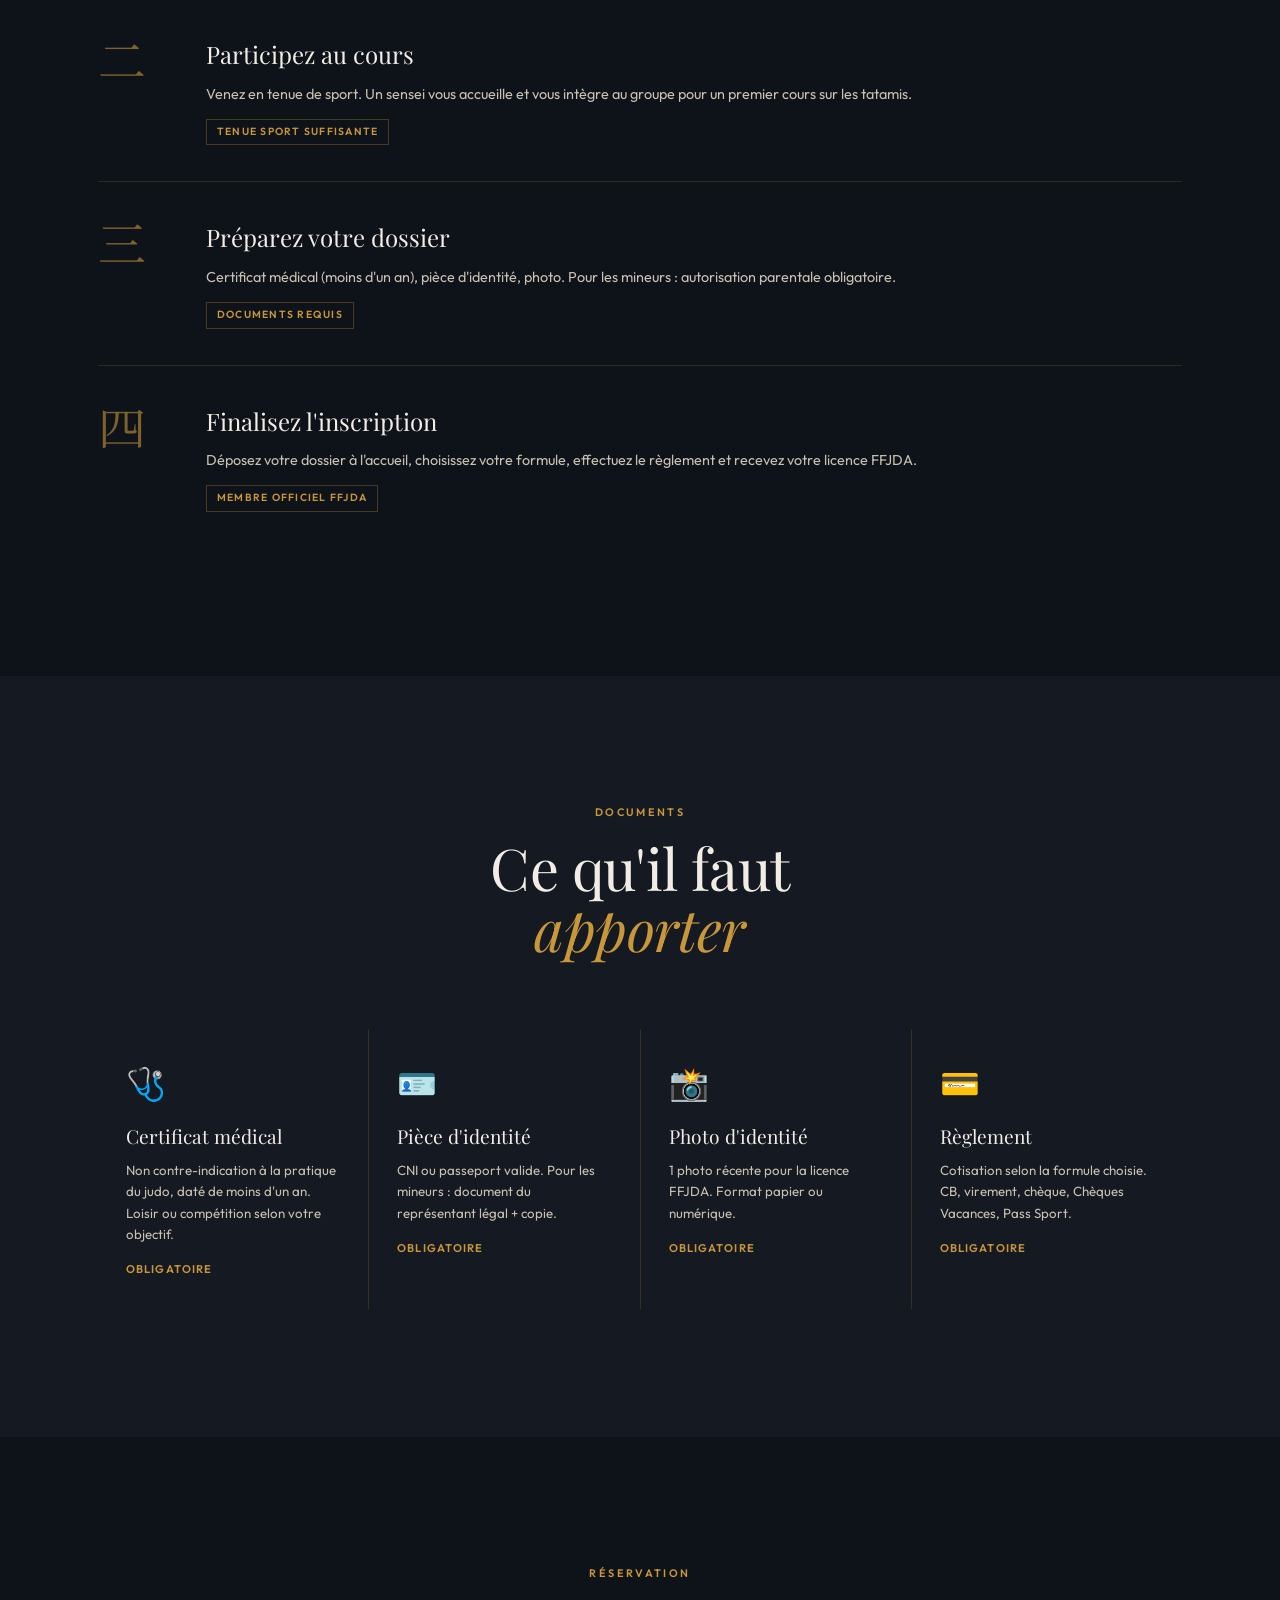
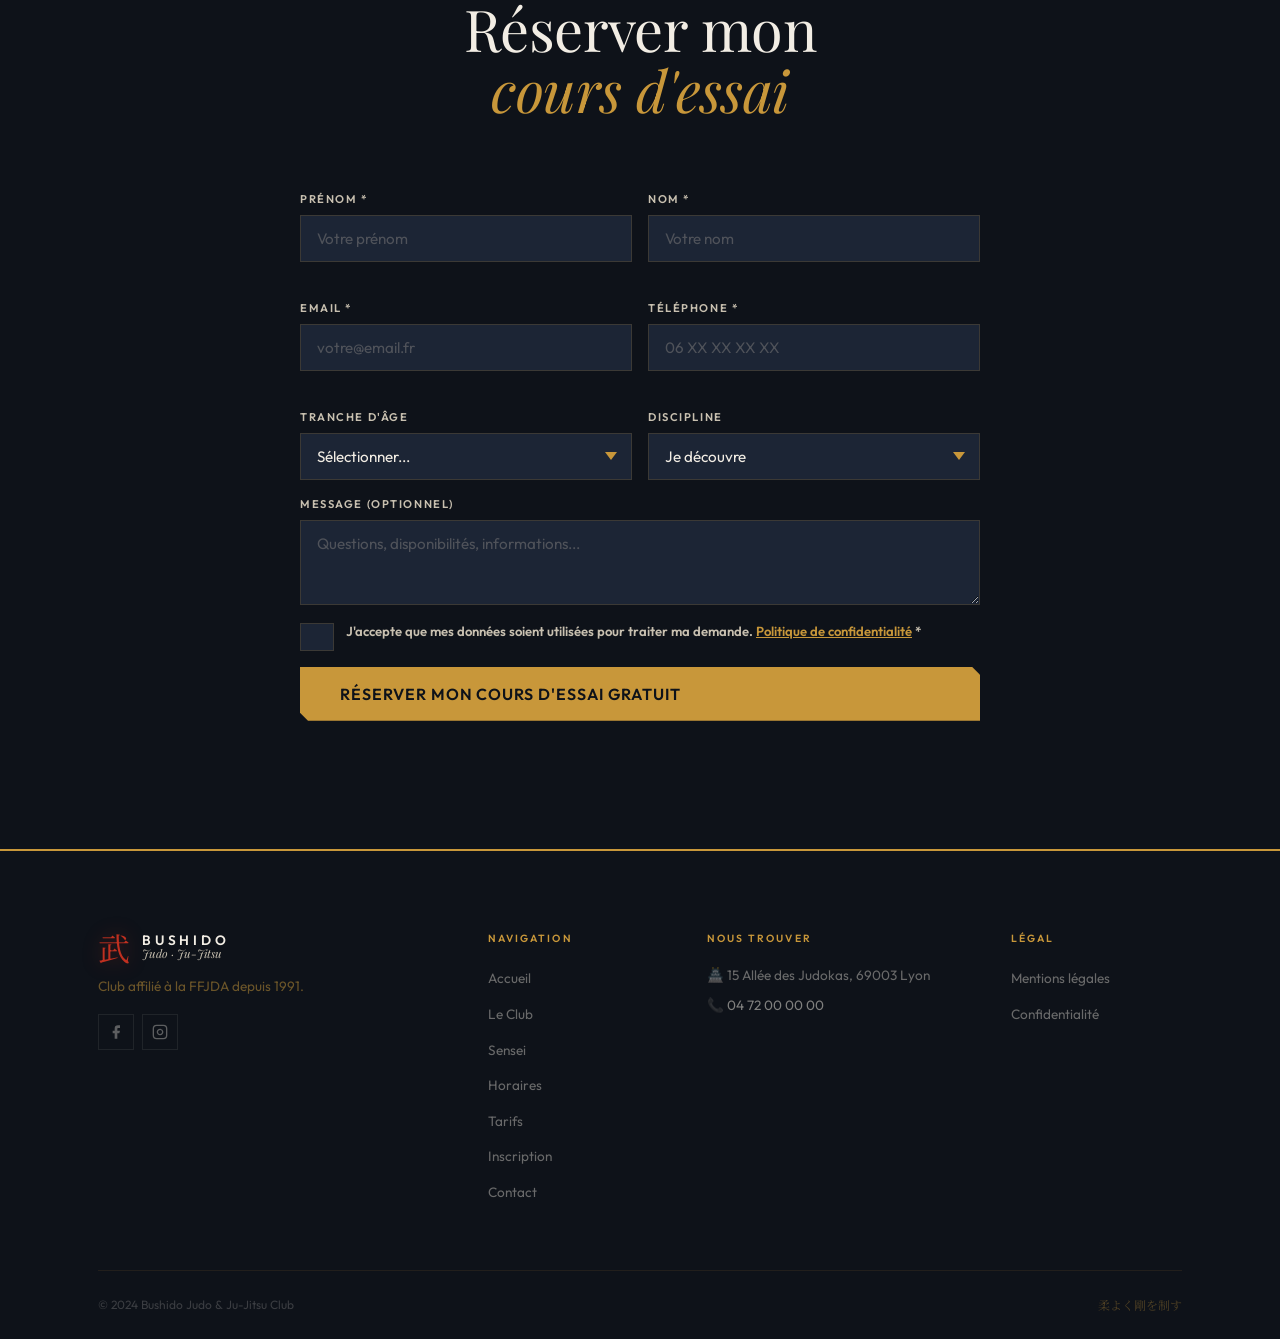
<file: bushido-inscription.html>
<!DOCTYPE html>
<html lang="fr">
<head>
  <meta charset="UTF-8"><meta name="viewport" content="width=device-width, initial-scale=1.0">
  <title>Inscription | Bushido Judo & Ju-Jitsu – Lyon</title>
  <meta name="description" content="Inscrivez-vous au club Bushido Judo et Ju-Jitsu de Lyon. Cours d'essai gratuit. Modalités et formulaire de réservation.">
  <link rel="preconnect" href="https://fonts.googleapis.com">
  <link href="https://fonts.googleapis.com/css2?family=Playfair+Display:ital,wght@0,400;0,700;0,900;1,400;1,700&family=Noto+Serif+JP:wght@300;400;700&family=Outfit:wght@300;400;500;600&display=swap" rel="stylesheet">
  <link rel="stylesheet" href="bushido-style.css">
</head>
<body>
  <a href="#main-content" class="skip-link">Aller au contenu principal</a>
  <div class="cursor" id="cursor" aria-hidden="true"></div>
  <header class="header" role="banner" id="header">
    <nav class="nav container" role="navigation" aria-label="Navigation principale">
      <a href="bushido-index.html" class="nav__logo"><div class="logo-wrap"><span class="logo-kanji" lang="ja">武</span><div class="logo-text"><span class="logo-main">BUSHIDO</span><span class="logo-sub">Judo · Ju-Jitsu</span></div></div></a>
      <button class="nav__burger" id="burgerBtn" aria-label="Ouvrir le menu" aria-expanded="false" aria-controls="navMenu"><span class="burger-line"></span><span class="burger-line"></span></button>
      <ul class="nav__links" id="navMenu" role="list">
        <li><a href="bushido-index.html" class="nav__link">Accueil</a></li><li><a href="bushido-club.html" class="nav__link">Le Club</a></li>
        <li><a href="bushido-sensei.html" class="nav__link">Sensei</a></li><li><a href="bushido-horaires.html" class="nav__link">Horaires</a></li>
        <li><a href="bushido-tarifs.html" class="nav__link">Tarifs</a></li>
        <li><a href="bushido-inscription.html" class="nav__link is-active" aria-current="page">Inscription</a></li>
        <li><a href="bushido-contact.html" class="nav__link">Contact</a></li>
        <li><a href="bushido-inscription.html" class="nav__trial">Essai gratuit</a></li>
      </ul>
    </nav>
  </header>
  <main id="main-content">
    <section class="page-hero"><div class="ph-bg"><span class="ph-kanji" lang="ja">入</span></div><div class="container ph-content"><div class="section-tag stagger-1">Rejoindre le club</div><h1 class="ph-title stagger-2">Inscription</h1><p class="ph-sub stagger-3">Votre premier cours est offert. Entrez dans la voie.</p></div></section>

    <!-- ESSAI BANNER -->
    <section class="section dark-section" aria-labelledby="trial-h">
      <div class="container">
        <div class="trial-banner reveal">
          <div class="tb-kanji" lang="ja" aria-hidden="true">無料</div>
          <div class="tb-text">
            <div class="section-tag">Bienvenue</div>
            <h2 id="trial-h" class="section-h">Cours d'essai <em>gratuit</em></h2>
            <p class="section-p">Venez vivre un cours dans votre groupe de niveau, sans frais ni engagement. Remplissez le formulaire et nous vous confirmons par téléphone ou email.</p>
          </div>
          <a href="#essai-form" class="cta-primary cta-primary--large">Réserver maintenant</a>
        </div>
      </div>
    </section>

    <!-- ÉTAPES -->
    <section class="section" aria-labelledby="steps-h">
      <div class="container">
        <div class="section-header reveal"><div class="section-tag">Processus</div><h2 id="steps-h" class="section-h">Les 4 étapes<br><em>pour rejoindre Bushido</em></h2></div>
        <div class="steps">
          <div class="step reveal"><div class="step-num" lang="ja">一</div><div class="step-body"><h3>Réservez votre essai</h3><p>Formulaire en ligne ou par téléphone. Choisissez le cours adapté à votre niveau dans nos horaires.</p><span class="step-tag">Gratuit · Sans engagement</span></div></div>
          <div class="step reveal"><div class="step-num" lang="ja">二</div><div class="step-body"><h3>Participez au cours</h3><p>Venez en tenue de sport. Un sensei vous accueille et vous intègre au groupe pour un premier cours sur les tatamis.</p><span class="step-tag">Tenue sport suffisante</span></div></div>
          <div class="step reveal"><div class="step-num" lang="ja">三</div><div class="step-body"><h3>Préparez votre dossier</h3><p>Certificat médical (moins d'un an), pièce d'identité, photo. Pour les mineurs : autorisation parentale obligatoire.</p><span class="step-tag">Documents requis</span></div></div>
          <div class="step reveal"><div class="step-num" lang="ja">四</div><div class="step-body"><h3>Finalisez l'inscription</h3><p>Déposez votre dossier à l'accueil, choisissez votre formule, effectuez le règlement et recevez votre licence FFJDA.</p><span class="step-tag">Membre officiel FFJDA</span></div></div>
        </div>
      </div>
    </section>

    <!-- DOCUMENTS -->
    <section class="section dark-section" aria-labelledby="docs-h">
      <div class="container">
        <div class="section-header reveal"><div class="section-tag">Documents</div><h2 id="docs-h" class="section-h">Ce qu'il faut<br><em>apporter</em></h2></div>
        <div class="docs-grid">
          <div class="doc-card reveal"><span>🩺</span><h3>Certificat médical</h3><p>Non contre-indication à la pratique du judo, daté de moins d'un an. Loisir ou compétition selon votre objectif.</p><em>Obligatoire</em></div>
          <div class="doc-card reveal"><span>🪪</span><h3>Pièce d'identité</h3><p>CNI ou passeport valide. Pour les mineurs : document du représentant légal + copie.</p><em>Obligatoire</em></div>
          <div class="doc-card reveal"><span>📸</span><h3>Photo d'identité</h3><p>1 photo récente pour la licence FFJDA. Format papier ou numérique.</p><em>Obligatoire</em></div>
          <div class="doc-card reveal"><span>💳</span><h3>Règlement</h3><p>Cotisation selon la formule choisie. CB, virement, chèque, Chèques Vacances, Pass Sport.</p><em>Obligatoire</em></div>
        </div>
      </div>
    </section>

    <!-- FORMULAIRE -->
    <section class="section" id="essai-form" aria-labelledby="form-h">
      <div class="container">
        <div class="section-header reveal"><div class="section-tag">Réservation</div><h2 id="form-h" class="section-h">Réserver mon<br><em>cours d'essai</em></h2></div>
        <div class="form-box reveal">
          <form class="bform" id="essaiForm" novalidate aria-label="Formulaire cours d'essai">
            <div class="form-row">
              <div class="fg"><label for="e-prenom">Prénom <span aria-hidden="true">*</span></label><input type="text" id="e-prenom" name="prenom" required autocomplete="given-name" placeholder="Votre prénom"><span class="ferr" role="alert" aria-live="polite"></span></div>
              <div class="fg"><label for="e-nom">Nom <span aria-hidden="true">*</span></label><input type="text" id="e-nom" name="nom" required autocomplete="family-name" placeholder="Votre nom"><span class="ferr" role="alert" aria-live="polite"></span></div>
            </div>
            <div class="form-row">
              <div class="fg"><label for="e-email">Email <span aria-hidden="true">*</span></label><input type="email" id="e-email" name="email" required autocomplete="email" placeholder="votre@email.fr"><span class="ferr" role="alert" aria-live="polite"></span></div>
              <div class="fg"><label for="e-tel">Téléphone <span aria-hidden="true">*</span></label><input type="tel" id="e-tel" name="telephone" required autocomplete="tel" placeholder="06 XX XX XX XX"><span class="ferr" role="alert" aria-live="polite"></span></div>
            </div>
            <div class="form-row">
              <div class="fg"><label for="e-age">Tranche d'âge</label><select id="e-age" name="age"><option value="">Sélectionner...</option><option value="eveil">Éveil (4–6 ans)</option><option value="enfant">Enfant (7–10 ans)</option><option value="junior">Ado (11–17 ans)</option><option value="adulte">Adulte (18+)</option></select></div>
              <div class="fg"><label for="e-disc">Discipline</label><select id="e-disc" name="discipline"><option value="">Je découvre</option><option value="judo">Judo</option><option value="jujitsu">Ju-Jitsu</option><option value="adapte">Judo Adapté</option><option value="taiso">Taïso</option></select></div>
            </div>
            <div class="fg"><label for="e-message">Message (optionnel)</label><textarea id="e-message" rows="3" placeholder="Questions, disponibilités, informations..."></textarea></div>
            <div class="fg fg-check"><input type="checkbox" id="e-rgpd" name="rgpd" required><label for="e-rgpd">J'accepte que mes données soient utilisées pour traiter ma demande. <a href="bushido-confidentialite.html">Politique de confidentialité</a> *</label><span class="ferr" role="alert" aria-live="polite"></span></div>
            <button type="submit" class="cta-primary cta-primary--large">Réserver mon cours d'essai gratuit</button>
            <div class="form-ok" id="essaiOk" hidden role="alert">🥋 <strong>Demande envoyée !</strong> Un sensei vous contactera sous 24h pour confirmer votre créneau.</div>
          </form>
        </div>
      </div>
    </section>
  </main>

  <footer class="footer" role="contentinfo"><div class="container"><div class="footer-grid"><div class="footer-brand"><a href="bushido-index.html" class="nav__logo footer-logo"><div class="logo-wrap"><span class="logo-kanji" lang="ja">武</span><div class="logo-text"><span class="logo-main">BUSHIDO</span><span class="logo-sub">Judo · Ju-Jitsu</span></div></div></a><p>Club affilié à la FFJDA depuis 1991.</p><div class="footer-social"><a href="https://facebook.com" target="_blank" rel="noopener noreferrer" class="social-btn" aria-label="Facebook"><svg width="16" height="16" viewBox="0 0 24 24" fill="currentColor"><path d="M18 2h-3a5 5 0 0 0-5 5v3H7v4h3v8h4v-8h3l1-4h-4V7a1 1 0 0 1 1-1h3z"/></svg></a><a href="https://instagram.com" target="_blank" rel="noopener noreferrer" class="social-btn" aria-label="Instagram"><svg width="16" height="16" viewBox="0 0 24 24" fill="none" stroke="currentColor" stroke-width="2"><rect x="2" y="2" width="20" height="20" rx="5" ry="5"/><path d="M16 11.37A4 4 0 1 1 12.63 8 4 4 0 0 1 16 11.37z"/><line x1="17.5" y1="6.5" x2="17.51" y2="6.5"/></svg></a></div></div>
  <nav class="footer-nav" aria-label="Navigation footer"><h3>Navigation</h3><ul role="list"><li><a href="bushido-index.html">Accueil</a></li><li><a href="bushido-club.html">Le Club</a></li><li><a href="bushido-sensei.html">Sensei</a></li><li><a href="bushido-horaires.html">Horaires</a></li><li><a href="bushido-tarifs.html">Tarifs</a></li><li><a href="bushido-inscription.html">Inscription</a></li><li><a href="bushido-contact.html">Contact</a></li></ul></nav>
  <div class="footer-contact"><h3>Nous trouver</h3><address><p>🏯 15 Allée des Judokas, 69003 Lyon</p><p>📞 <a href="tel:+33472000000">04 72 00 00 00</a></p></address></div>
  <div class="footer-legal"><h3>Légal</h3><ul role="list"><li><a href="bushido-mentions.html">Mentions légales</a></li><li><a href="bushido-confidentialite.html">Confidentialité</a></li></ul></div></div>
  <div class="footer-bottom"><p>&copy; 2024 Bushido Judo &amp; Ju-Jitsu Club</p><p class="footer-jp" lang="ja">柔よく剛を制す</p></div></div></footer>
  <script src="bushido-script.js"></script>
</body>
</html>
</file>
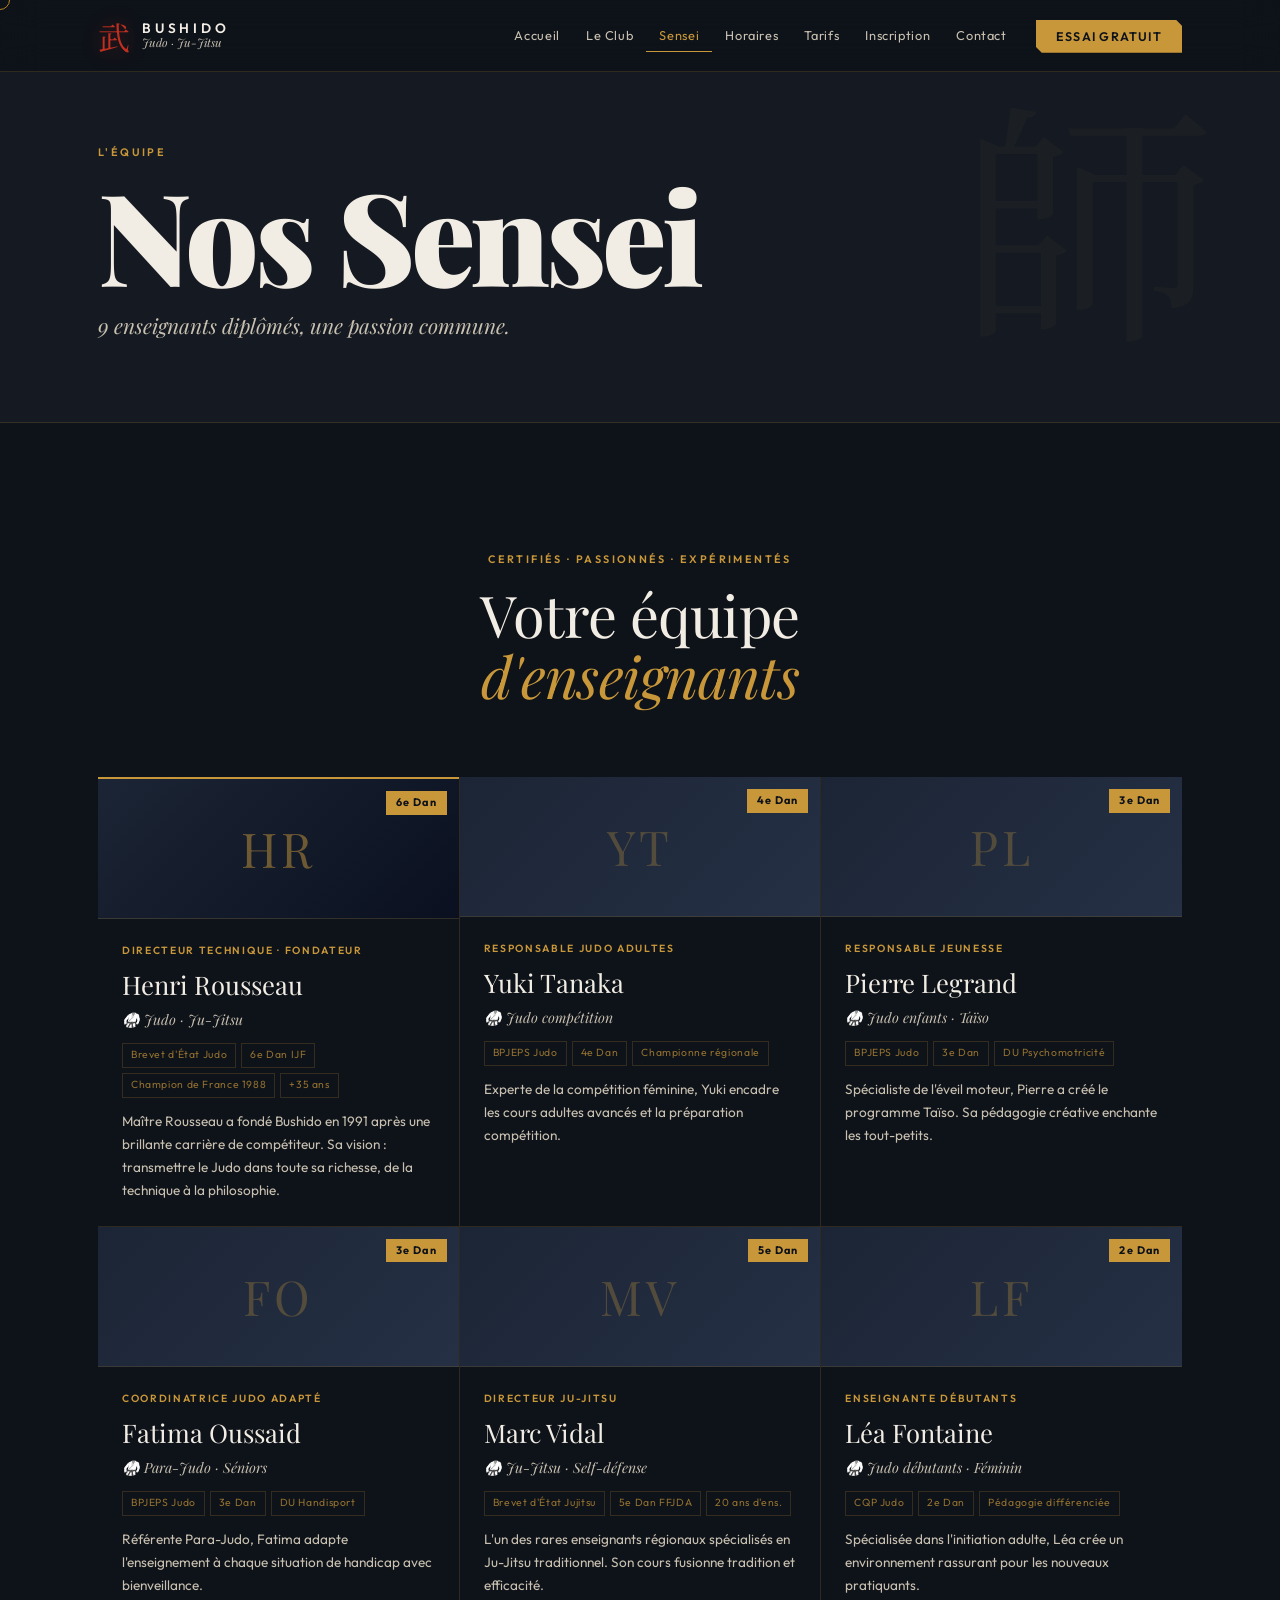
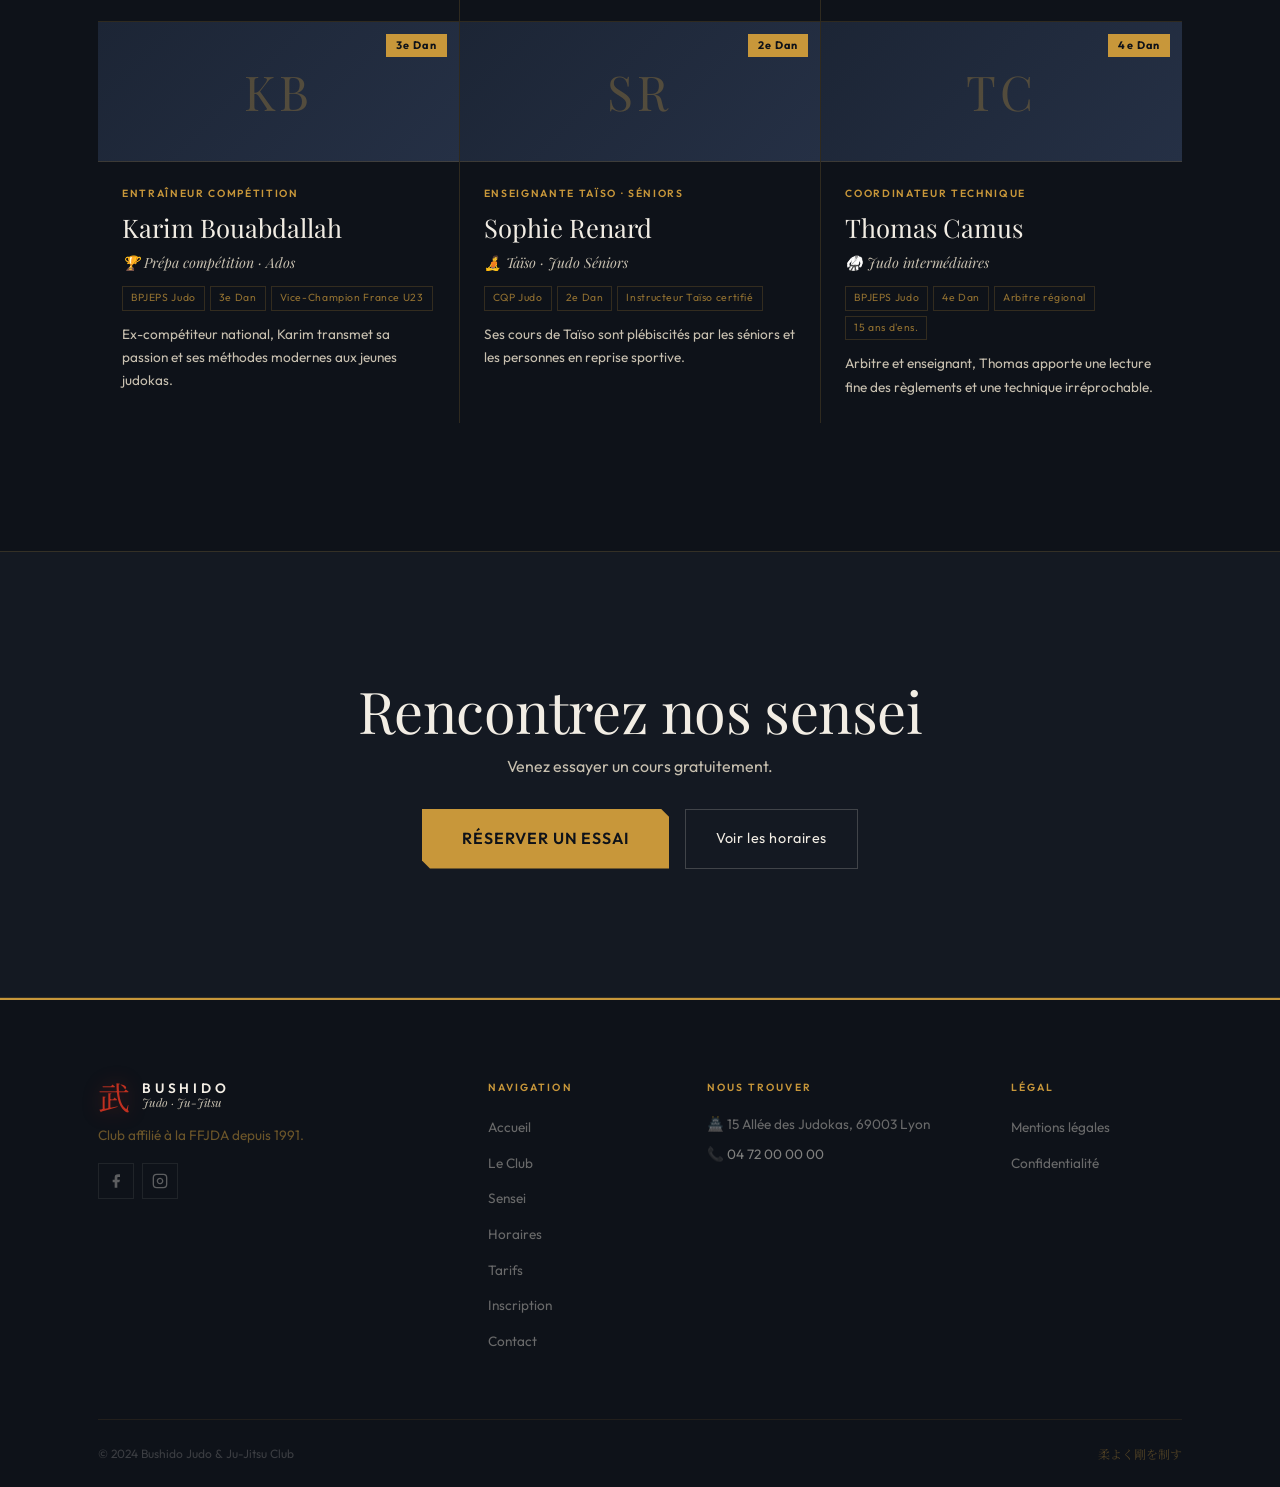
<file: bushido-sensei.html>
<!DOCTYPE html>
<html lang="fr">
<head>
  <meta charset="UTF-8"><meta name="viewport" content="width=device-width, initial-scale=1.0">
  <title>Nos Sensei | Bushido Judo & Ju-Jitsu – Lyon</title>
  <meta name="description" content="9 enseignants diplômés au club Bushido Judo Lyon. Brevet d'État, BPJEPS, CQP Judo. Affiliés FFJDA.">
  <link rel="preconnect" href="https://fonts.googleapis.com">
  <link href="https://fonts.googleapis.com/css2?family=Playfair+Display:ital,wght@0,400;0,700;0,900;1,400;1,700&family=Noto+Serif+JP:wght@300;400;700&family=Outfit:wght@300;400;500;600&display=swap" rel="stylesheet">
  <link rel="stylesheet" href="bushido-style.css">
</head>
<body>
  <a href="#main-content" class="skip-link">Aller au contenu principal</a>
  <div class="cursor" id="cursor" aria-hidden="true"></div>
  <header class="header" role="banner" id="header">
    <nav class="nav container" role="navigation" aria-label="Navigation principale">
      <a href="bushido-index.html" class="nav__logo"><div class="logo-wrap"><span class="logo-kanji" lang="ja">武</span><div class="logo-text"><span class="logo-main">BUSHIDO</span><span class="logo-sub">Judo · Ju-Jitsu</span></div></div></a>
      <button class="nav__burger" id="burgerBtn" aria-label="Ouvrir le menu" aria-expanded="false" aria-controls="navMenu"><span class="burger-line"></span><span class="burger-line"></span></button>
      <ul class="nav__links" id="navMenu" role="list">
        <li><a href="bushido-index.html" class="nav__link">Accueil</a></li><li><a href="bushido-club.html" class="nav__link">Le Club</a></li>
        <li><a href="bushido-sensei.html" class="nav__link is-active" aria-current="page">Sensei</a></li>
        <li><a href="bushido-horaires.html" class="nav__link">Horaires</a></li><li><a href="bushido-tarifs.html" class="nav__link">Tarifs</a></li>
        <li><a href="bushido-inscription.html" class="nav__link">Inscription</a></li><li><a href="bushido-contact.html" class="nav__link">Contact</a></li>
        <li><a href="bushido-inscription.html" class="nav__trial">Essai gratuit</a></li>
      </ul>
    </nav>
  </header>
  <main id="main-content">
    <section class="page-hero"><div class="ph-bg"><span class="ph-kanji" lang="ja">師</span></div><div class="container ph-content"><div class="section-tag stagger-1">L'équipe</div><h1 class="ph-title stagger-2">Nos Sensei</h1><p class="ph-sub stagger-3">9 enseignants diplômés, une passion commune.</p></div></section>

    <section class="section" aria-labelledby="sensei-h">
      <div class="container">
        <div class="section-header reveal"><div class="section-tag">Certifiés · Passionnés · Expérimentés</div><h2 id="sensei-h" class="section-h">Votre équipe<br><em>d'enseignants</em></h2></div>
        <div class="sensei-grid">

          <article class="sensei-card sensei-card--chief reveal">
            <div class="sc-avatar sc-avatar--chief">HR</div>
            <div class="sc-dan">6e Dan</div>
            <div class="sc-body">
              <span class="sc-role">Directeur Technique · Fondateur</span>
              <h3>Henri Rousseau</h3>
              <span class="sc-disc">🥋 Judo · Ju-Jitsu</span>
              <div class="sc-creds"><span>Brevet d'État Judo</span><span>6e Dan IJF</span><span>Champion de France 1988</span><span>+35 ans</span></div>
              <p>Maître Rousseau a fondé Bushido en 1991 après une brillante carrière de compétiteur. Sa vision : transmettre le Judo dans toute sa richesse, de la technique à la philosophie.</p>
            </div>
          </article>

          <article class="sensei-card reveal">
            <div class="sc-avatar">YT</div><div class="sc-dan">4e Dan</div>
            <div class="sc-body"><span class="sc-role">Responsable Judo Adultes</span><h3>Yuki Tanaka</h3><span class="sc-disc">🥋 Judo compétition</span><div class="sc-creds"><span>BPJEPS Judo</span><span>4e Dan</span><span>Championne régionale</span></div><p>Experte de la compétition féminine, Yuki encadre les cours adultes avancés et la préparation compétition.</p></div>
          </article>

          <article class="sensei-card reveal">
            <div class="sc-avatar">PL</div><div class="sc-dan">3e Dan</div>
            <div class="sc-body"><span class="sc-role">Responsable Jeunesse</span><h3>Pierre Legrand</h3><span class="sc-disc">🥋 Judo enfants · Taïso</span><div class="sc-creds"><span>BPJEPS Judo</span><span>3e Dan</span><span>DU Psychomotricité</span></div><p>Spécialiste de l'éveil moteur, Pierre a créé le programme Taïso. Sa pédagogie créative enchante les tout-petits.</p></div>
          </article>

          <article class="sensei-card reveal">
            <div class="sc-avatar">FO</div><div class="sc-dan">3e Dan</div>
            <div class="sc-body"><span class="sc-role">Coordinatrice Judo Adapté</span><h3>Fatima Oussaid</h3><span class="sc-disc">🥋 Para-Judo · Séniors</span><div class="sc-creds"><span>BPJEPS Judo</span><span>3e Dan</span><span>DU Handisport</span></div><p>Référente Para-Judo, Fatima adapte l'enseignement à chaque situation de handicap avec bienveillance.</p></div>
          </article>

          <article class="sensei-card reveal">
            <div class="sc-avatar">MV</div><div class="sc-dan">5e Dan</div>
            <div class="sc-body"><span class="sc-role">Directeur Ju-Jitsu</span><h3>Marc Vidal</h3><span class="sc-disc">🥋 Ju-Jitsu · Self-défense</span><div class="sc-creds"><span>Brevet d'État Jujitsu</span><span>5e Dan FFJDA</span><span>20 ans d'ens.</span></div><p>L'un des rares enseignants régionaux spécialisés en Ju-Jitsu traditionnel. Son cours fusionne tradition et efficacité.</p></div>
          </article>

          <article class="sensei-card reveal">
            <div class="sc-avatar">LF</div><div class="sc-dan">2e Dan</div>
            <div class="sc-body"><span class="sc-role">Enseignante Débutants</span><h3>Léa Fontaine</h3><span class="sc-disc">🥋 Judo débutants · Féminin</span><div class="sc-creds"><span>CQP Judo</span><span>2e Dan</span><span>Pédagogie différenciée</span></div><p>Spécialisée dans l'initiation adulte, Léa crée un environnement rassurant pour les nouveaux pratiquants.</p></div>
          </article>

          <article class="sensei-card reveal">
            <div class="sc-avatar">KB</div><div class="sc-dan">3e Dan</div>
            <div class="sc-body"><span class="sc-role">Entraîneur Compétition</span><h3>Karim Bouabdallah</h3><span class="sc-disc">🏆 Prépa compétition · Ados</span><div class="sc-creds"><span>BPJEPS Judo</span><span>3e Dan</span><span>Vice-Champion France U23</span></div><p>Ex-compétiteur national, Karim transmet sa passion et ses méthodes modernes aux jeunes judokas.</p></div>
          </article>

          <article class="sensei-card reveal">
            <div class="sc-avatar">SR</div><div class="sc-dan">2e Dan</div>
            <div class="sc-body"><span class="sc-role">Enseignante Taïso · Séniors</span><h3>Sophie Renard</h3><span class="sc-disc">🧘 Taïso · Judo Séniors</span><div class="sc-creds"><span>CQP Judo</span><span>2e Dan</span><span>Instructeur Taïso certifié</span></div><p>Ses cours de Taïso sont plébiscités par les séniors et les personnes en reprise sportive.</p></div>
          </article>

          <article class="sensei-card reveal">
            <div class="sc-avatar">TC</div><div class="sc-dan">4e Dan</div>
            <div class="sc-body"><span class="sc-role">Coordinateur Technique</span><h3>Thomas Camus</h3><span class="sc-disc">🥋 Judo intermédiaires</span><div class="sc-creds"><span>BPJEPS Judo</span><span>4e Dan</span><span>Arbitre régional</span><span>15 ans d'ens.</span></div><p>Arbitre et enseignant, Thomas apporte une lecture fine des règlements et une technique irréprochable.</p></div>
          </article>
        </div>
      </div>
    </section>

    <section class="cta-band section dark-section" aria-labelledby="ctaband2-h"><div class="container"><div class="ctaband-inner reveal"><h2 id="ctaband2-h" class="section-h">Rencontrez nos sensei</h2><p class="section-p">Venez essayer un cours gratuitement.</p><div class="ctaband-btns"><a href="bushido-inscription.html" class="cta-primary cta-primary--large">Réserver un essai</a><a href="bushido-horaires.html" class="cta-ghost">Voir les horaires</a></div></div></div></section>
  </main>

  <footer class="footer" role="contentinfo"><div class="container"><div class="footer-grid"><div class="footer-brand"><a href="bushido-index.html" class="nav__logo footer-logo"><div class="logo-wrap"><span class="logo-kanji" lang="ja">武</span><div class="logo-text"><span class="logo-main">BUSHIDO</span><span class="logo-sub">Judo · Ju-Jitsu</span></div></div></a><p>Club affilié à la FFJDA depuis 1991.</p><div class="footer-social"><a href="https://facebook.com" target="_blank" rel="noopener noreferrer" class="social-btn" aria-label="Facebook"><svg width="16" height="16" viewBox="0 0 24 24" fill="currentColor"><path d="M18 2h-3a5 5 0 0 0-5 5v3H7v4h3v8h4v-8h3l1-4h-4V7a1 1 0 0 1 1-1h3z"/></svg></a><a href="https://instagram.com" target="_blank" rel="noopener noreferrer" class="social-btn" aria-label="Instagram"><svg width="16" height="16" viewBox="0 0 24 24" fill="none" stroke="currentColor" stroke-width="2"><rect x="2" y="2" width="20" height="20" rx="5" ry="5"/><path d="M16 11.37A4 4 0 1 1 12.63 8 4 4 0 0 1 16 11.37z"/><line x1="17.5" y1="6.5" x2="17.51" y2="6.5"/></svg></a></div></div>
  <nav class="footer-nav" aria-label="Navigation footer"><h3>Navigation</h3><ul role="list"><li><a href="bushido-index.html">Accueil</a></li><li><a href="bushido-club.html">Le Club</a></li><li><a href="bushido-sensei.html">Sensei</a></li><li><a href="bushido-horaires.html">Horaires</a></li><li><a href="bushido-tarifs.html">Tarifs</a></li><li><a href="bushido-inscription.html">Inscription</a></li><li><a href="bushido-contact.html">Contact</a></li></ul></nav>
  <div class="footer-contact"><h3>Nous trouver</h3><address><p>🏯 15 Allée des Judokas, 69003 Lyon</p><p>📞 <a href="tel:+33472000000">04 72 00 00 00</a></p></address></div>
  <div class="footer-legal"><h3>Légal</h3><ul role="list"><li><a href="bushido-mentions.html">Mentions légales</a></li><li><a href="bushido-confidentialite.html">Confidentialité</a></li></ul></div></div>
  <div class="footer-bottom"><p>&copy; 2024 Bushido Judo &amp; Ju-Jitsu Club</p><p class="footer-jp" lang="ja">柔よく剛を制す</p></div></div></footer>
  <script src="bushido-script.js"></script>
</body>
</html>
</file>
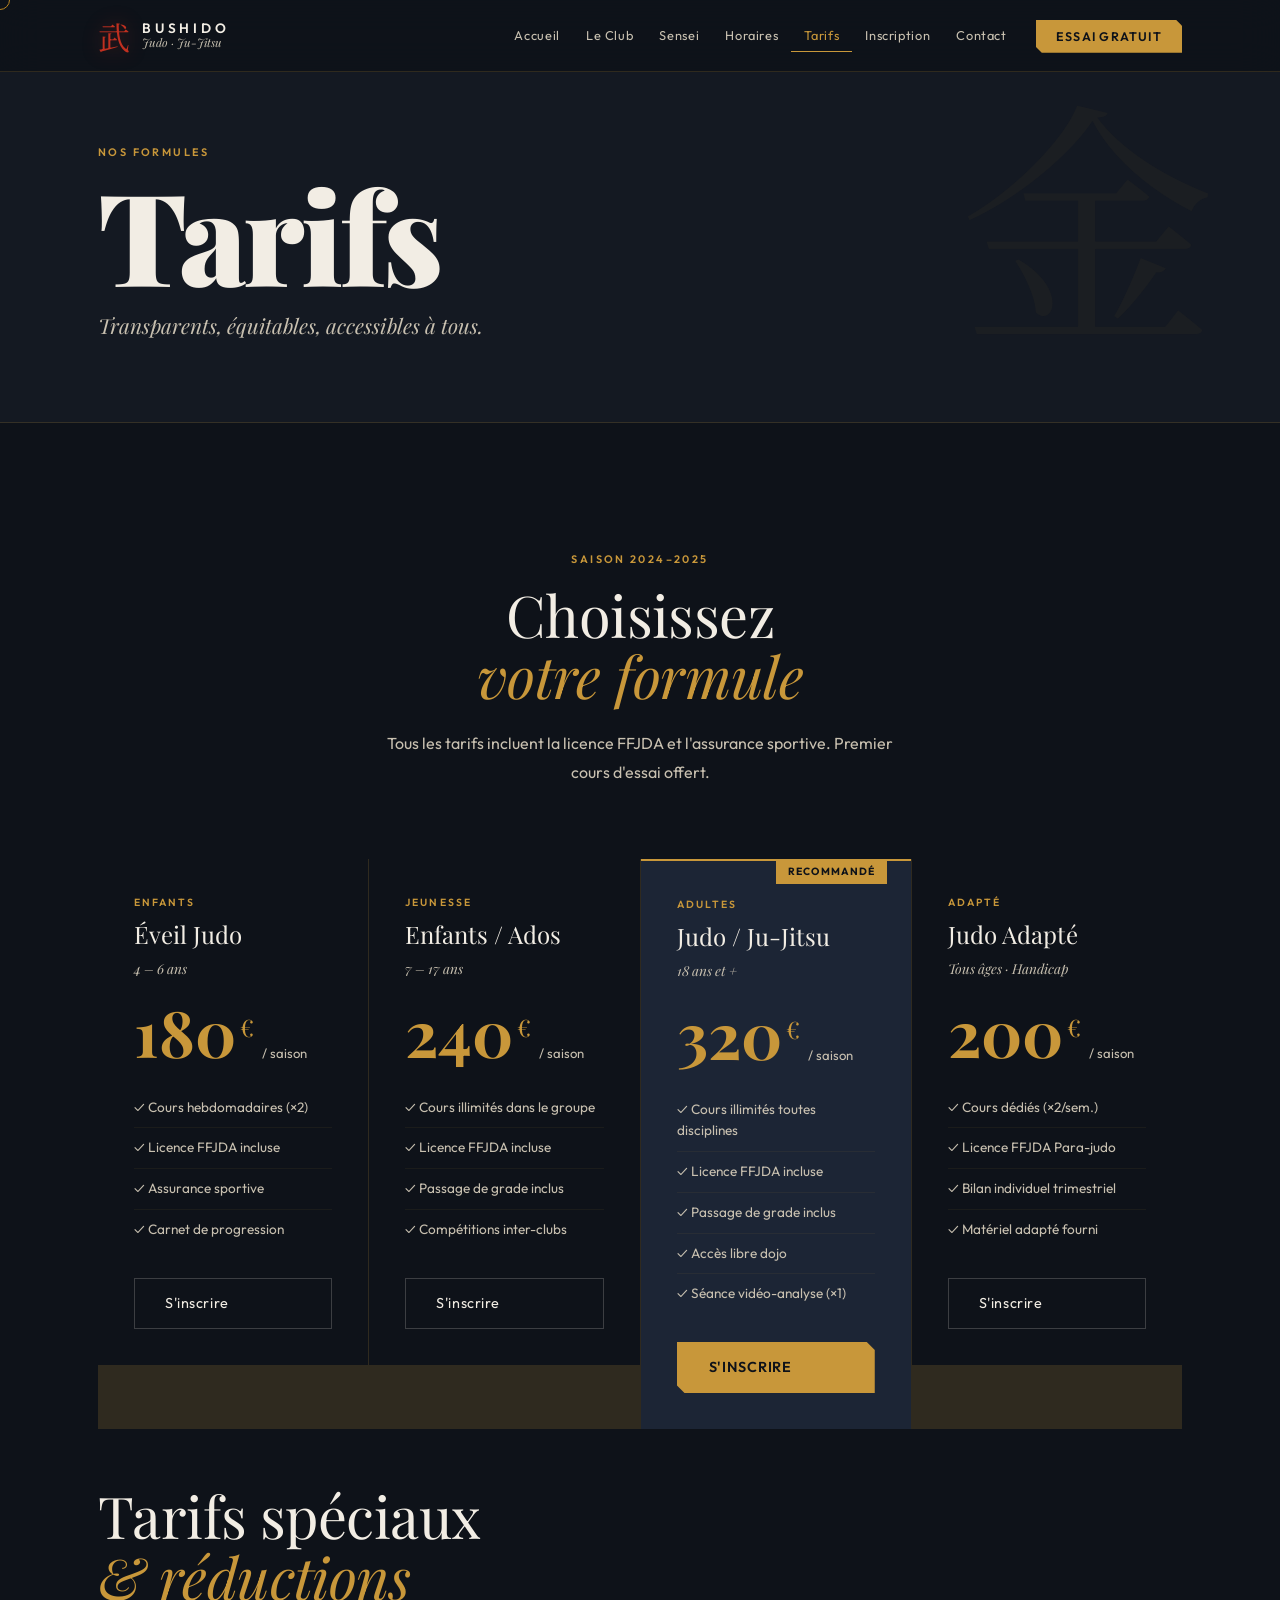
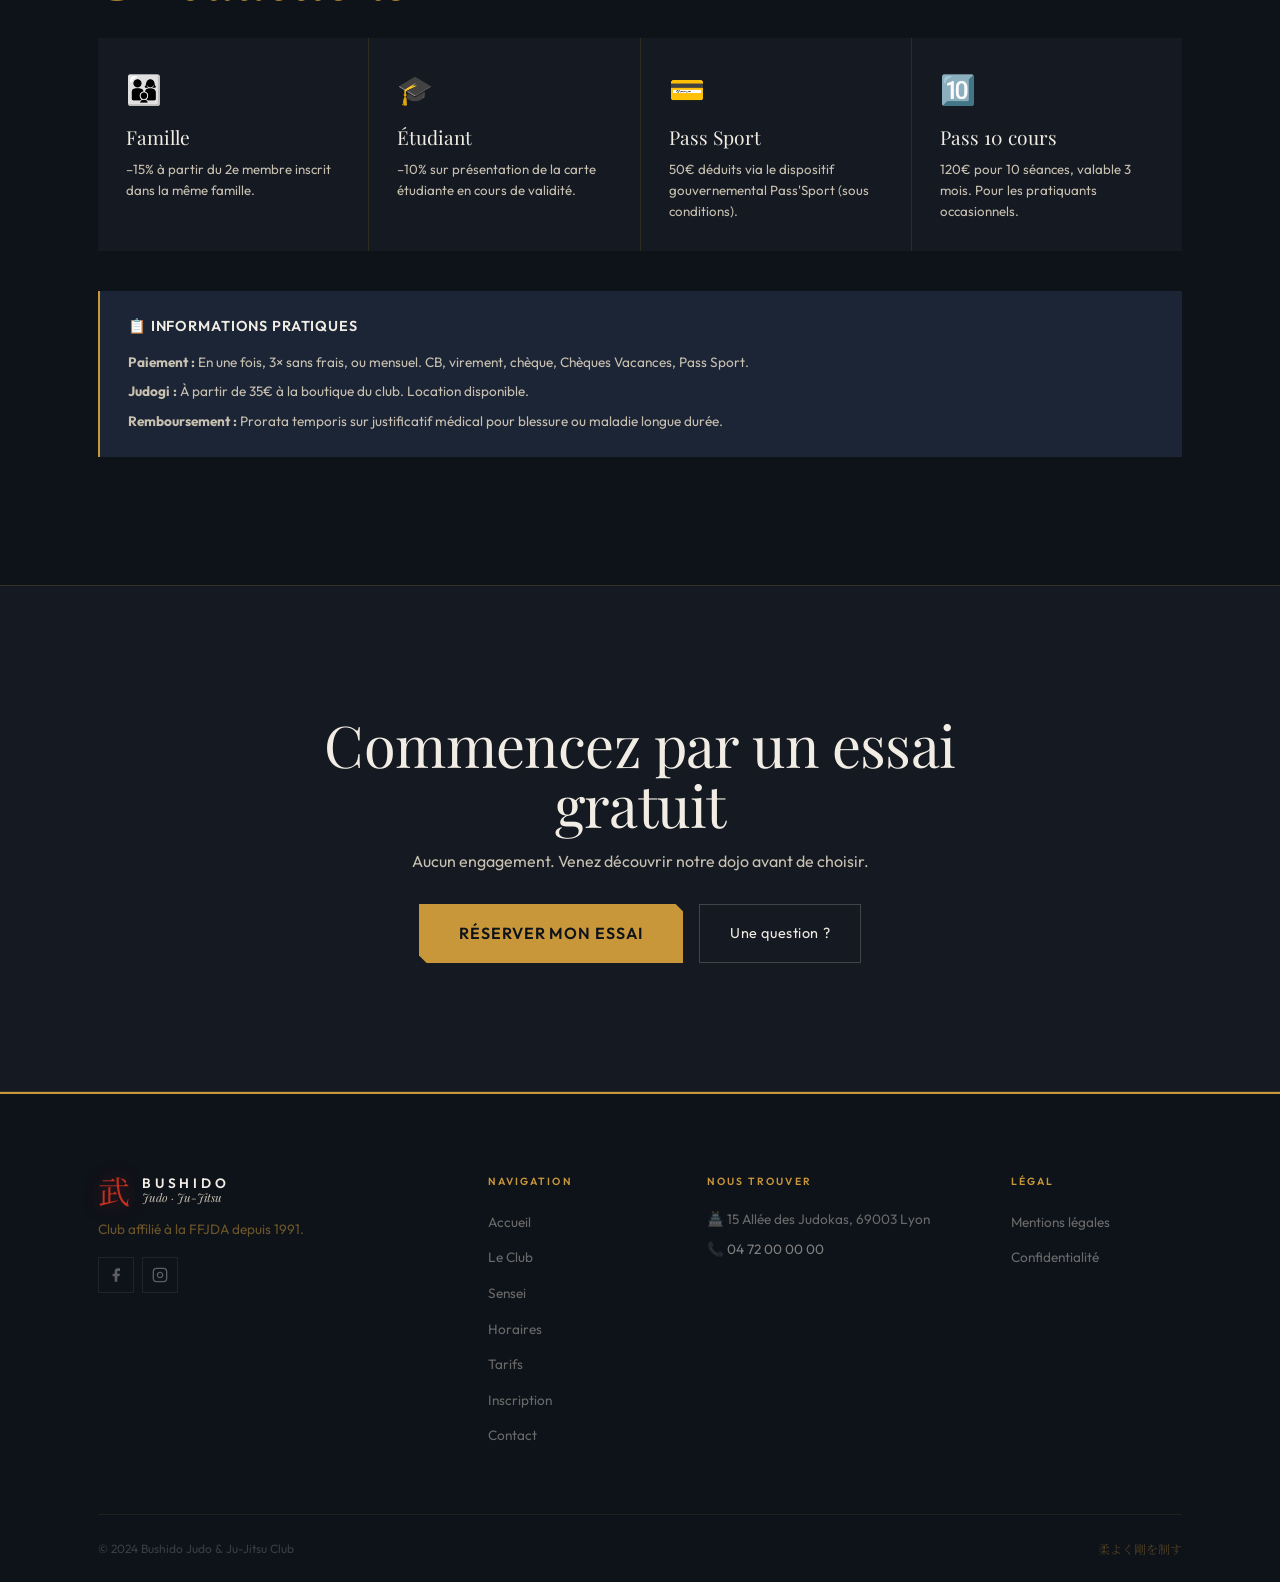
<file: bushido-tarifs.html>
<!DOCTYPE html>
<html lang="fr">
<head>
  <meta charset="UTF-8"><meta name="viewport" content="width=device-width, initial-scale=1.0">
  <title>Tarifs | Bushido Judo & Ju-Jitsu – Lyon</title>
  <meta name="description" content="Tarifs des cours de judo et ju-jitsu à Lyon. Abonnement annuel, mensuel. Tarifs enfants, ados, adultes, famille, étudiant.">
  <link rel="preconnect" href="https://fonts.googleapis.com">
  <link href="https://fonts.googleapis.com/css2?family=Playfair+Display:ital,wght@0,400;0,700;0,900;1,400;1,700&family=Noto+Serif+JP:wght@300;400;700&family=Outfit:wght@300;400;500;600&display=swap" rel="stylesheet">
  <link rel="stylesheet" href="bushido-style.css">
</head>
<body>
  <a href="#main-content" class="skip-link">Aller au contenu principal</a>
  <div class="cursor" id="cursor" aria-hidden="true"></div>
  <header class="header" role="banner" id="header">
    <nav class="nav container" role="navigation" aria-label="Navigation principale">
      <a href="bushido-index.html" class="nav__logo"><div class="logo-wrap"><span class="logo-kanji" lang="ja">武</span><div class="logo-text"><span class="logo-main">BUSHIDO</span><span class="logo-sub">Judo · Ju-Jitsu</span></div></div></a>
      <button class="nav__burger" id="burgerBtn" aria-label="Ouvrir le menu" aria-expanded="false" aria-controls="navMenu"><span class="burger-line"></span><span class="burger-line"></span></button>
      <ul class="nav__links" id="navMenu" role="list">
        <li><a href="bushido-index.html" class="nav__link">Accueil</a></li><li><a href="bushido-club.html" class="nav__link">Le Club</a></li>
        <li><a href="bushido-sensei.html" class="nav__link">Sensei</a></li><li><a href="bushido-horaires.html" class="nav__link">Horaires</a></li>
        <li><a href="bushido-tarifs.html" class="nav__link is-active" aria-current="page">Tarifs</a></li>
        <li><a href="bushido-inscription.html" class="nav__link">Inscription</a></li><li><a href="bushido-contact.html" class="nav__link">Contact</a></li>
        <li><a href="bushido-inscription.html" class="nav__trial">Essai gratuit</a></li>
      </ul>
    </nav>
  </header>
  <main id="main-content">
    <section class="page-hero"><div class="ph-bg"><span class="ph-kanji" lang="ja">金</span></div><div class="container ph-content"><div class="section-tag stagger-1">Nos formules</div><h1 class="ph-title stagger-2">Tarifs</h1><p class="ph-sub stagger-3">Transparents, équitables, accessibles à tous.</p></div></section>

    <section class="section" aria-labelledby="pricing-h">
      <div class="container">
        <div class="section-header reveal"><div class="section-tag">Saison 2024–2025</div><h2 id="pricing-h" class="section-h">Choisissez<br><em>votre formule</em></h2><p class="section-p">Tous les tarifs incluent la licence FFJDA et l'assurance sportive. Premier cours d'essai offert.</p></div>
        <div class="pricing-grid">
          <div class="price-card reveal">
            <span class="pc-cat">Enfants</span>
            <h3>Éveil Judo</h3><span class="pc-age">4 – 6 ans</span>
            <div class="pc-price"><span class="pc-num">180</span><span class="pc-eur">€</span><span class="pc-per">/ saison</span></div>
            <ul class="pc-list">
              <li>✓ Cours hebdomadaires (×2)</li><li>✓ Licence FFJDA incluse</li>
              <li>✓ Assurance sportive</li><li>✓ Carnet de progression</li>
            </ul>
            <a href="bushido-inscription.html" class="cta-ghost w100">S'inscrire</a>
          </div>
          <div class="price-card reveal">
            <span class="pc-cat">Jeunesse</span>
            <h3>Enfants / Ados</h3><span class="pc-age">7 – 17 ans</span>
            <div class="pc-price"><span class="pc-num">240</span><span class="pc-eur">€</span><span class="pc-per">/ saison</span></div>
            <ul class="pc-list">
              <li>✓ Cours illimités dans le groupe</li><li>✓ Licence FFJDA incluse</li>
              <li>✓ Passage de grade inclus</li><li>✓ Compétitions inter-clubs</li>
            </ul>
            <a href="bushido-inscription.html" class="cta-ghost w100">S'inscrire</a>
          </div>
          <div class="price-card price-card--gold reveal">
            <div class="pc-badge">Recommandé</div>
            <span class="pc-cat">Adultes</span>
            <h3>Judo / Ju-Jitsu</h3><span class="pc-age">18 ans et +</span>
            <div class="pc-price"><span class="pc-num">320</span><span class="pc-eur">€</span><span class="pc-per">/ saison</span></div>
            <ul class="pc-list">
              <li>✓ Cours illimités toutes disciplines</li><li>✓ Licence FFJDA incluse</li>
              <li>✓ Passage de grade inclus</li><li>✓ Accès libre dojo</li>
              <li>✓ Séance vidéo-analyse (×1)</li>
            </ul>
            <a href="bushido-inscription.html" class="cta-primary w100">S'inscrire</a>
          </div>
          <div class="price-card reveal">
            <span class="pc-cat">Adapté</span>
            <h3>Judo Adapté</h3><span class="pc-age">Tous âges · Handicap</span>
            <div class="pc-price"><span class="pc-num">200</span><span class="pc-eur">€</span><span class="pc-per">/ saison</span></div>
            <ul class="pc-list">
              <li>✓ Cours dédiés (×2/sem.)</li><li>✓ Licence FFJDA Para-judo</li>
              <li>✓ Bilan individuel trimestriel</li><li>✓ Matériel adapté fourni</li>
            </ul>
            <a href="bushido-inscription.html" class="cta-ghost w100">S'inscrire</a>
          </div>
        </div>

        <!-- Réductions -->
        <div class="reductions reveal" aria-labelledby="reductions-h">
          <h3 id="reductions-h" class="section-h" style="margin-bottom:2rem;">Tarifs spéciaux<br><em>&amp; réductions</em></h3>
          <div class="reduct-grid">
            <div class="reduct-item"><span>👨‍👩‍👦</span><h4>Famille</h4><p>–15% à partir du 2e membre inscrit dans la même famille.</p></div>
            <div class="reduct-item"><span>🎓</span><h4>Étudiant</h4><p>–10% sur présentation de la carte étudiante en cours de validité.</p></div>
            <div class="reduct-item"><span>💳</span><h4>Pass Sport</h4><p>50€ déduits via le dispositif gouvernemental Pass'Sport (sous conditions).</p></div>
            <div class="reduct-item"><span>🔟</span><h4>Pass 10 cours</h4><p>120€ pour 10 séances, valable 3 mois. Pour les pratiquants occasionnels.</p></div>
          </div>
        </div>

        <div class="pricing-note reveal">
          <h4>📋 Informations pratiques</h4>
          <ul>
            <li><strong>Paiement :</strong> En une fois, 3× sans frais, ou mensuel. CB, virement, chèque, Chèques Vacances, Pass Sport.</li>
            <li><strong>Judogi :</strong> À partir de 35€ à la boutique du club. Location disponible.</li>
            <li><strong>Remboursement :</strong> Prorata temporis sur justificatif médical pour blessure ou maladie longue durée.</li>
          </ul>
        </div>
      </div>
    </section>

    <section class="cta-band section dark-section" aria-labelledby="ctaband4-h"><div class="container"><div class="ctaband-inner reveal"><h2 id="ctaband4-h" class="section-h">Commencez par un essai gratuit</h2><p class="section-p">Aucun engagement. Venez découvrir notre dojo avant de choisir.</p><div class="ctaband-btns"><a href="bushido-inscription.html" class="cta-primary cta-primary--large">Réserver mon essai</a><a href="bushido-contact.html" class="cta-ghost">Une question ?</a></div></div></div></section>
  </main>

  <footer class="footer" role="contentinfo"><div class="container"><div class="footer-grid"><div class="footer-brand"><a href="bushido-index.html" class="nav__logo footer-logo"><div class="logo-wrap"><span class="logo-kanji" lang="ja">武</span><div class="logo-text"><span class="logo-main">BUSHIDO</span><span class="logo-sub">Judo · Ju-Jitsu</span></div></div></a><p>Club affilié à la FFJDA depuis 1991.</p><div class="footer-social"><a href="https://facebook.com" target="_blank" rel="noopener noreferrer" class="social-btn" aria-label="Facebook"><svg width="16" height="16" viewBox="0 0 24 24" fill="currentColor"><path d="M18 2h-3a5 5 0 0 0-5 5v3H7v4h3v8h4v-8h3l1-4h-4V7a1 1 0 0 1 1-1h3z"/></svg></a><a href="https://instagram.com" target="_blank" rel="noopener noreferrer" class="social-btn" aria-label="Instagram"><svg width="16" height="16" viewBox="0 0 24 24" fill="none" stroke="currentColor" stroke-width="2"><rect x="2" y="2" width="20" height="20" rx="5" ry="5"/><path d="M16 11.37A4 4 0 1 1 12.63 8 4 4 0 0 1 16 11.37z"/><line x1="17.5" y1="6.5" x2="17.51" y2="6.5"/></svg></a></div></div>
  <nav class="footer-nav" aria-label="Navigation footer"><h3>Navigation</h3><ul role="list"><li><a href="bushido-index.html">Accueil</a></li><li><a href="bushido-club.html">Le Club</a></li><li><a href="bushido-sensei.html">Sensei</a></li><li><a href="bushido-horaires.html">Horaires</a></li><li><a href="bushido-tarifs.html">Tarifs</a></li><li><a href="bushido-inscription.html">Inscription</a></li><li><a href="bushido-contact.html">Contact</a></li></ul></nav>
  <div class="footer-contact"><h3>Nous trouver</h3><address><p>🏯 15 Allée des Judokas, 69003 Lyon</p><p>📞 <a href="tel:+33472000000">04 72 00 00 00</a></p></address></div>
  <div class="footer-legal"><h3>Légal</h3><ul role="list"><li><a href="bushido-mentions.html">Mentions légales</a></li><li><a href="bushido-confidentialite.html">Confidentialité</a></li></ul></div></div>
  <div class="footer-bottom"><p>&copy; 2024 Bushido Judo &amp; Ju-Jitsu Club</p><p class="footer-jp" lang="ja">柔よく剛を制す</p></div></div></footer>
  <script src="bushido-script.js"></script>
</body>
</html>
</file>
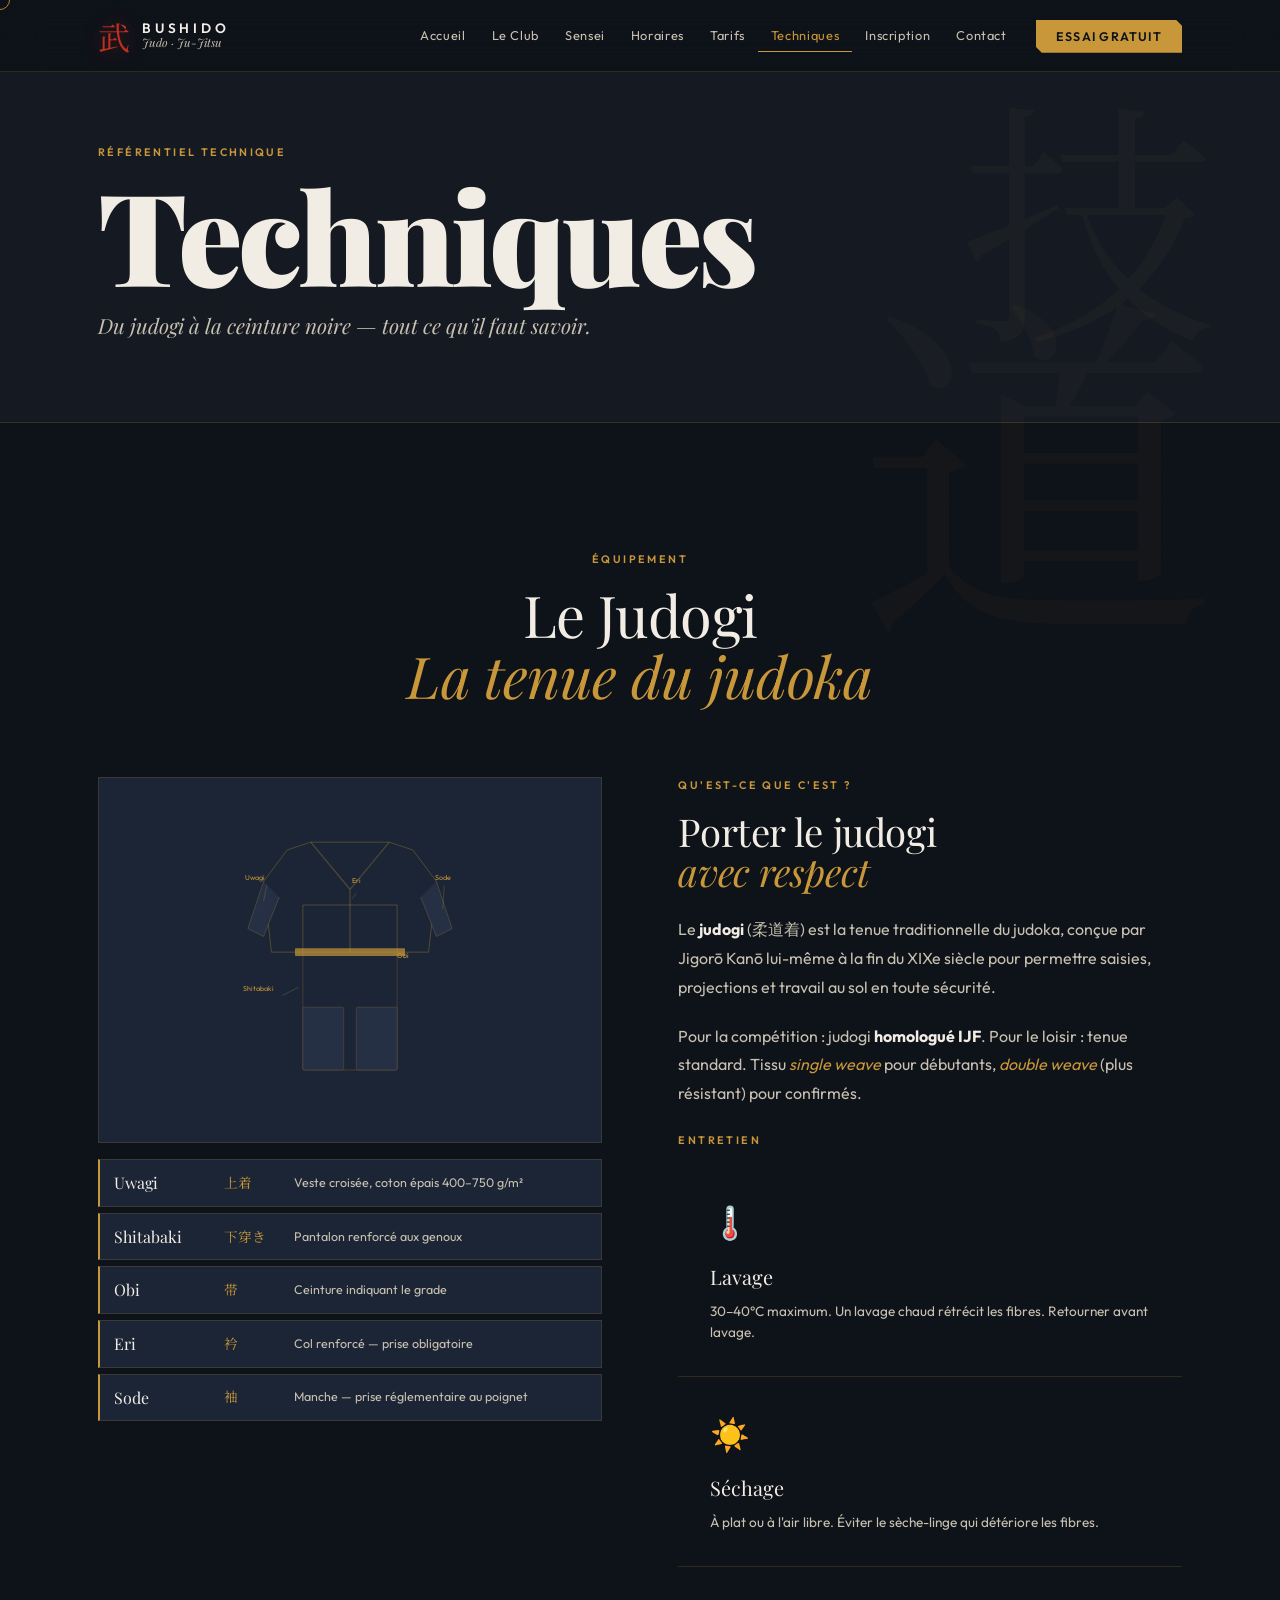
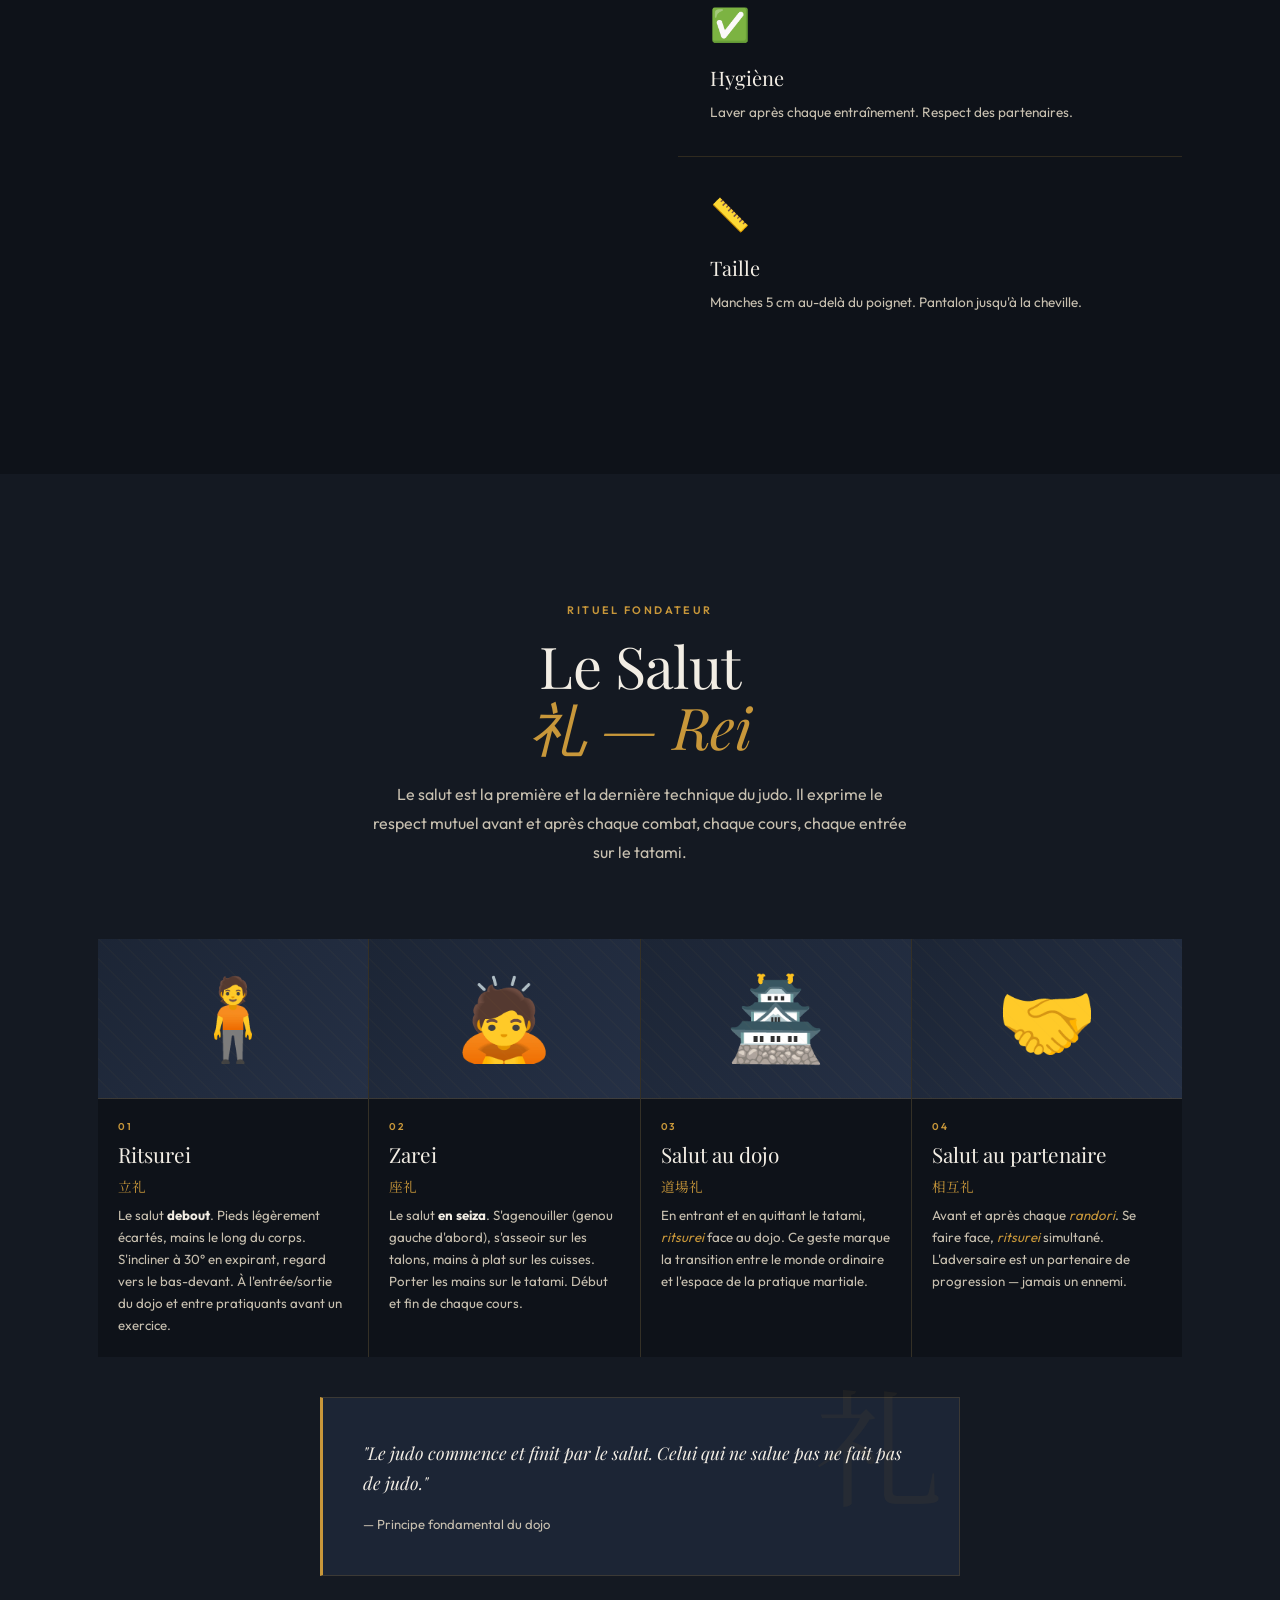
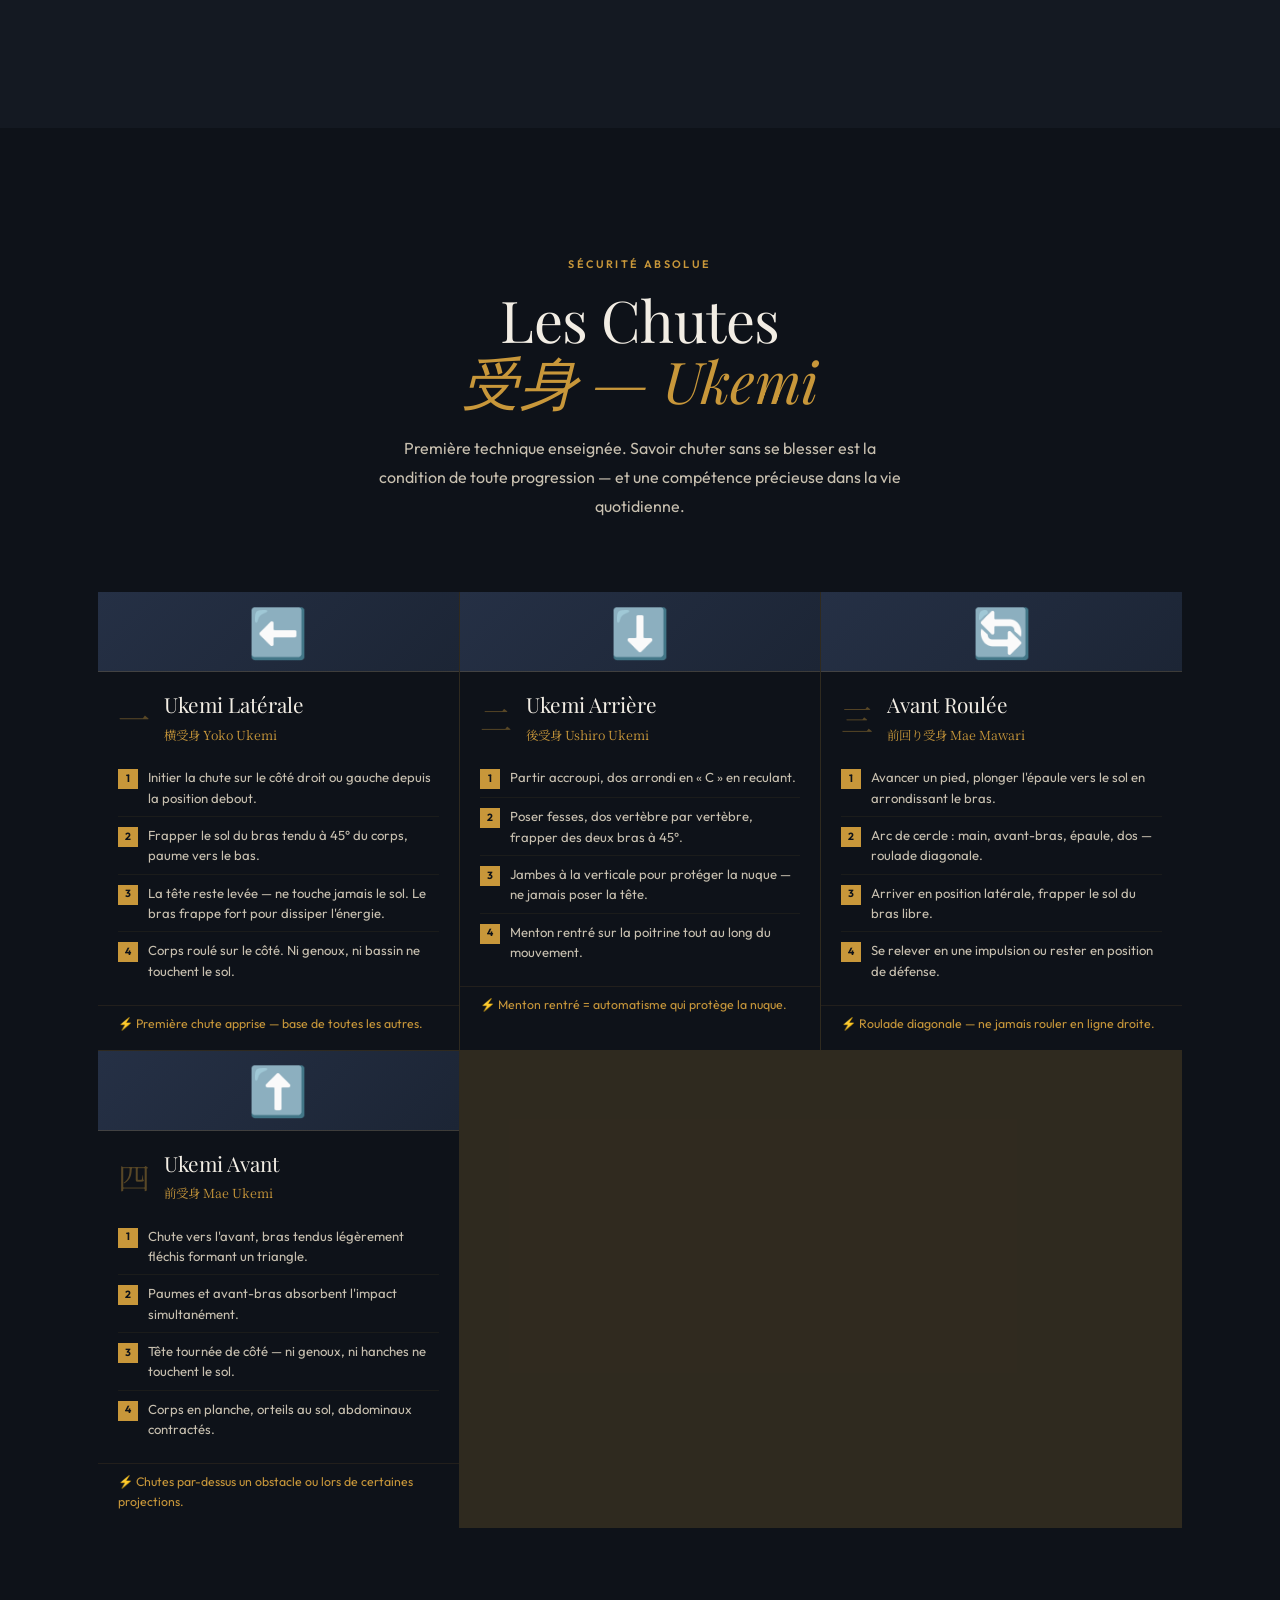
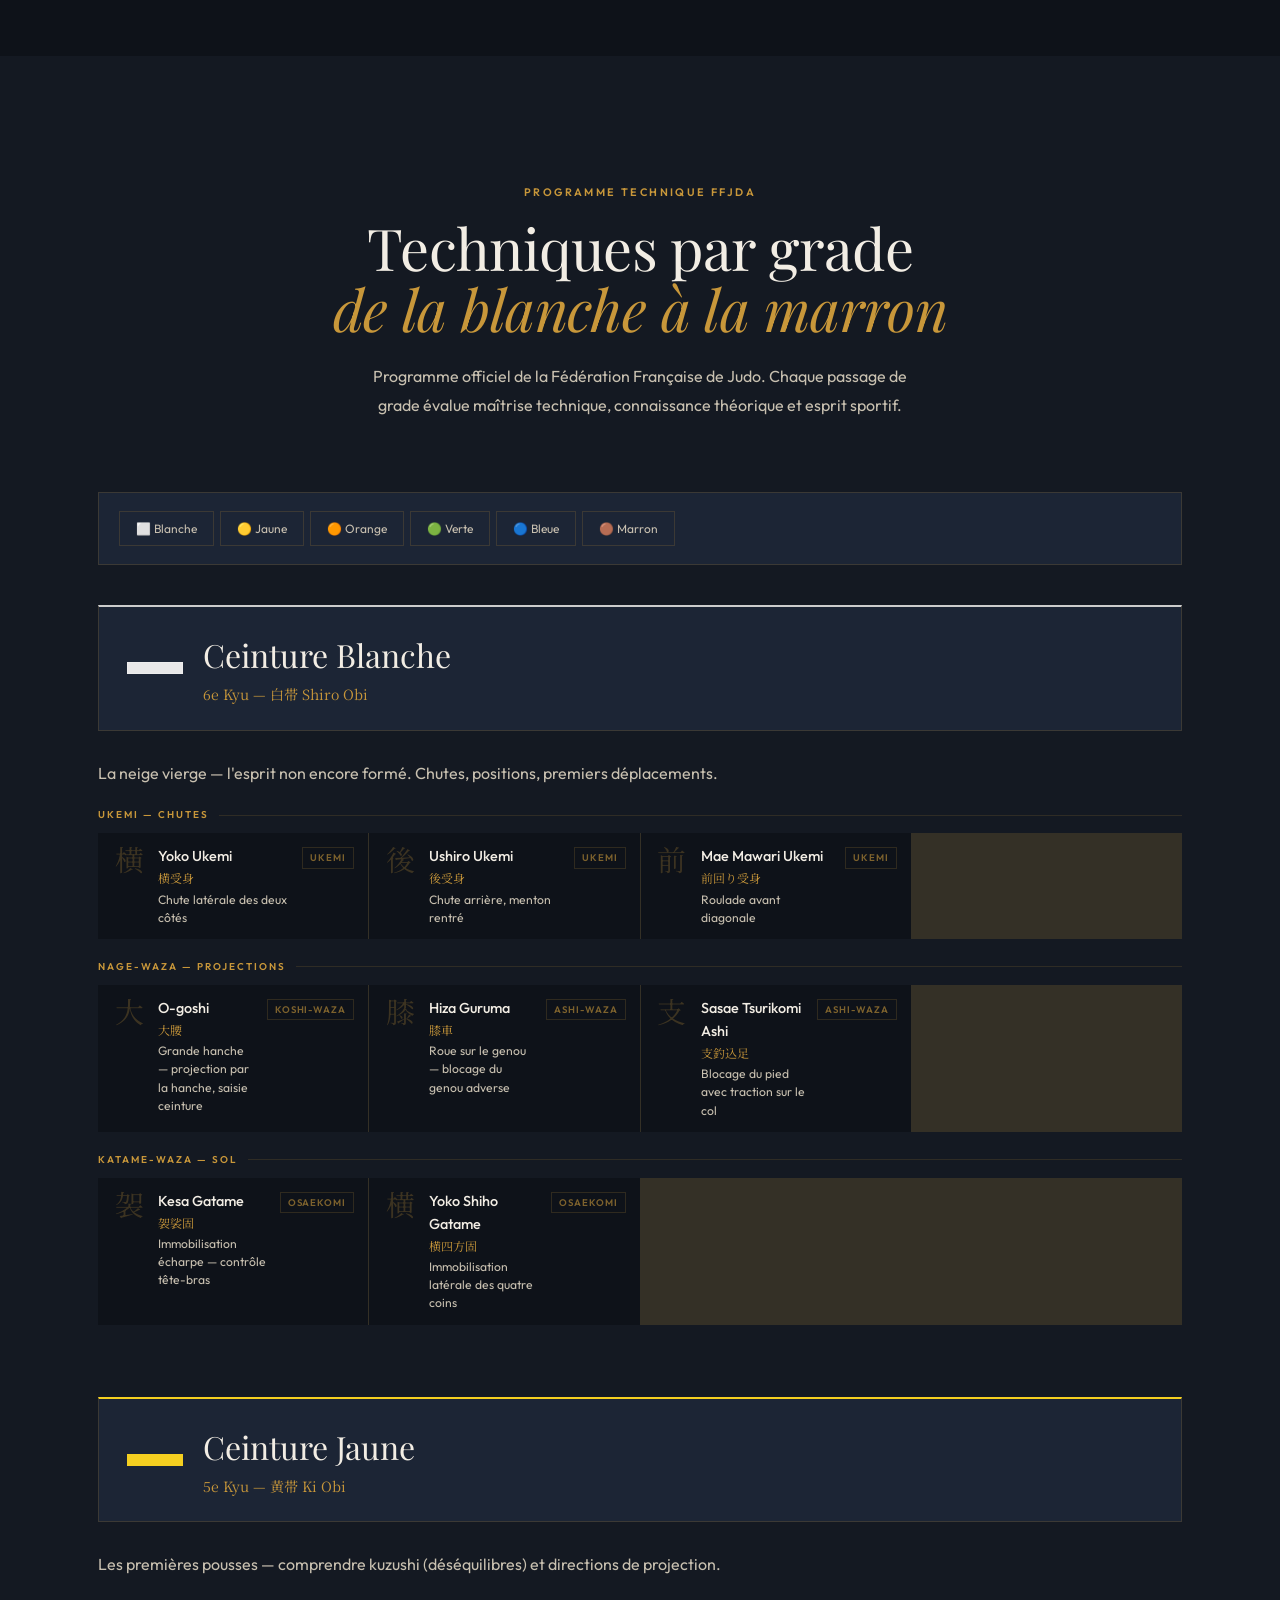
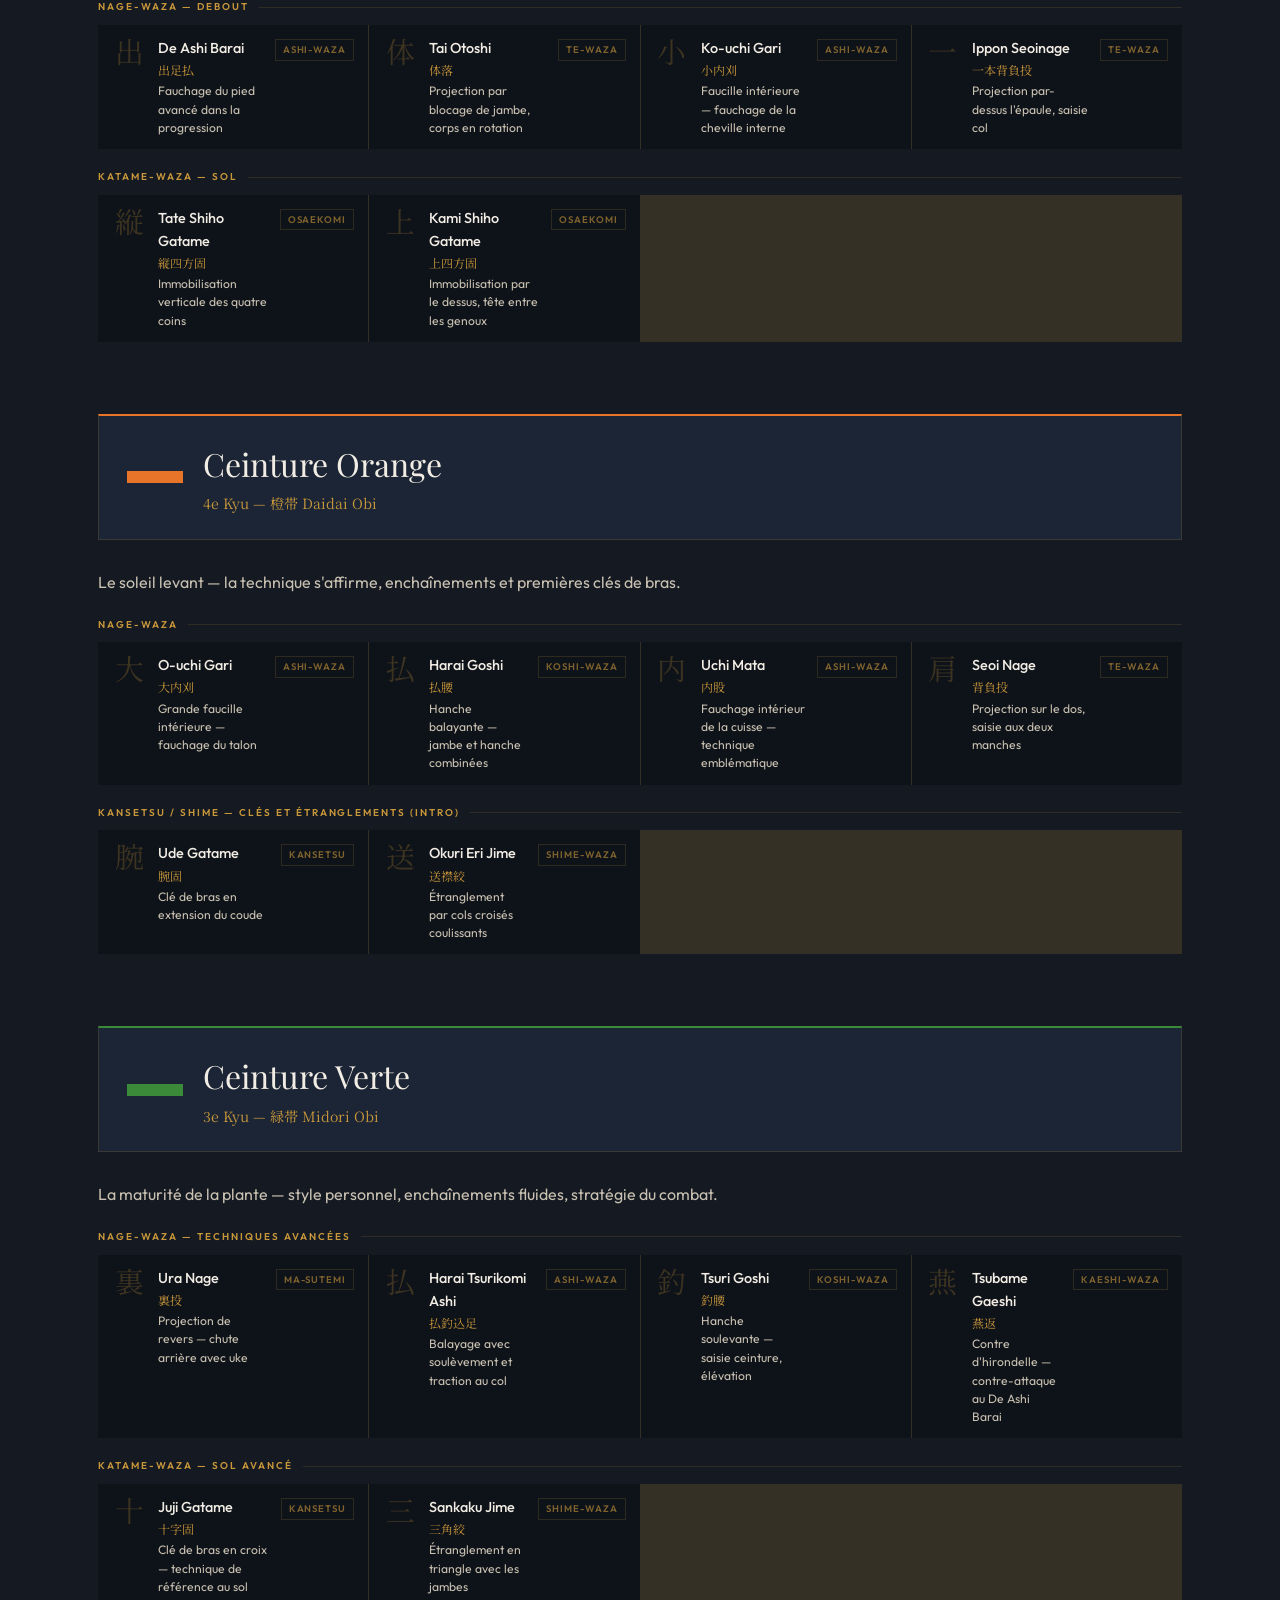
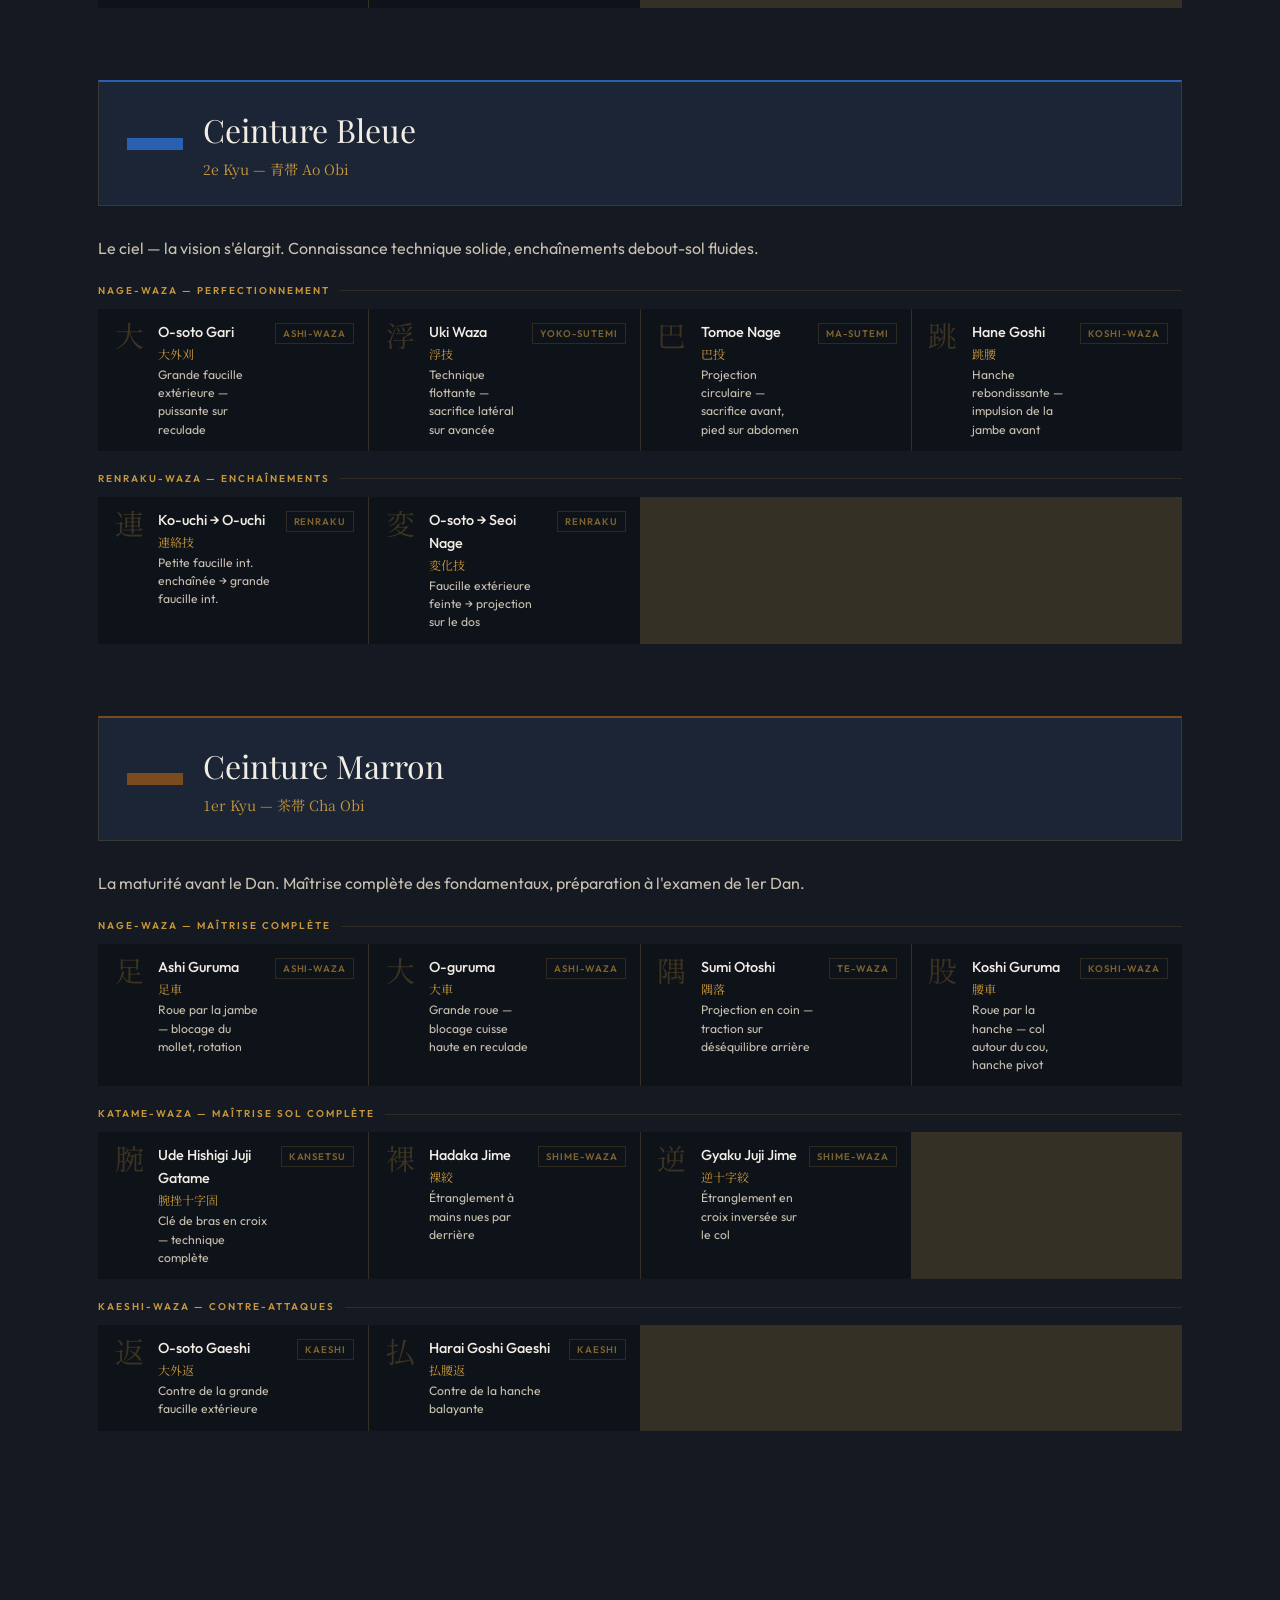
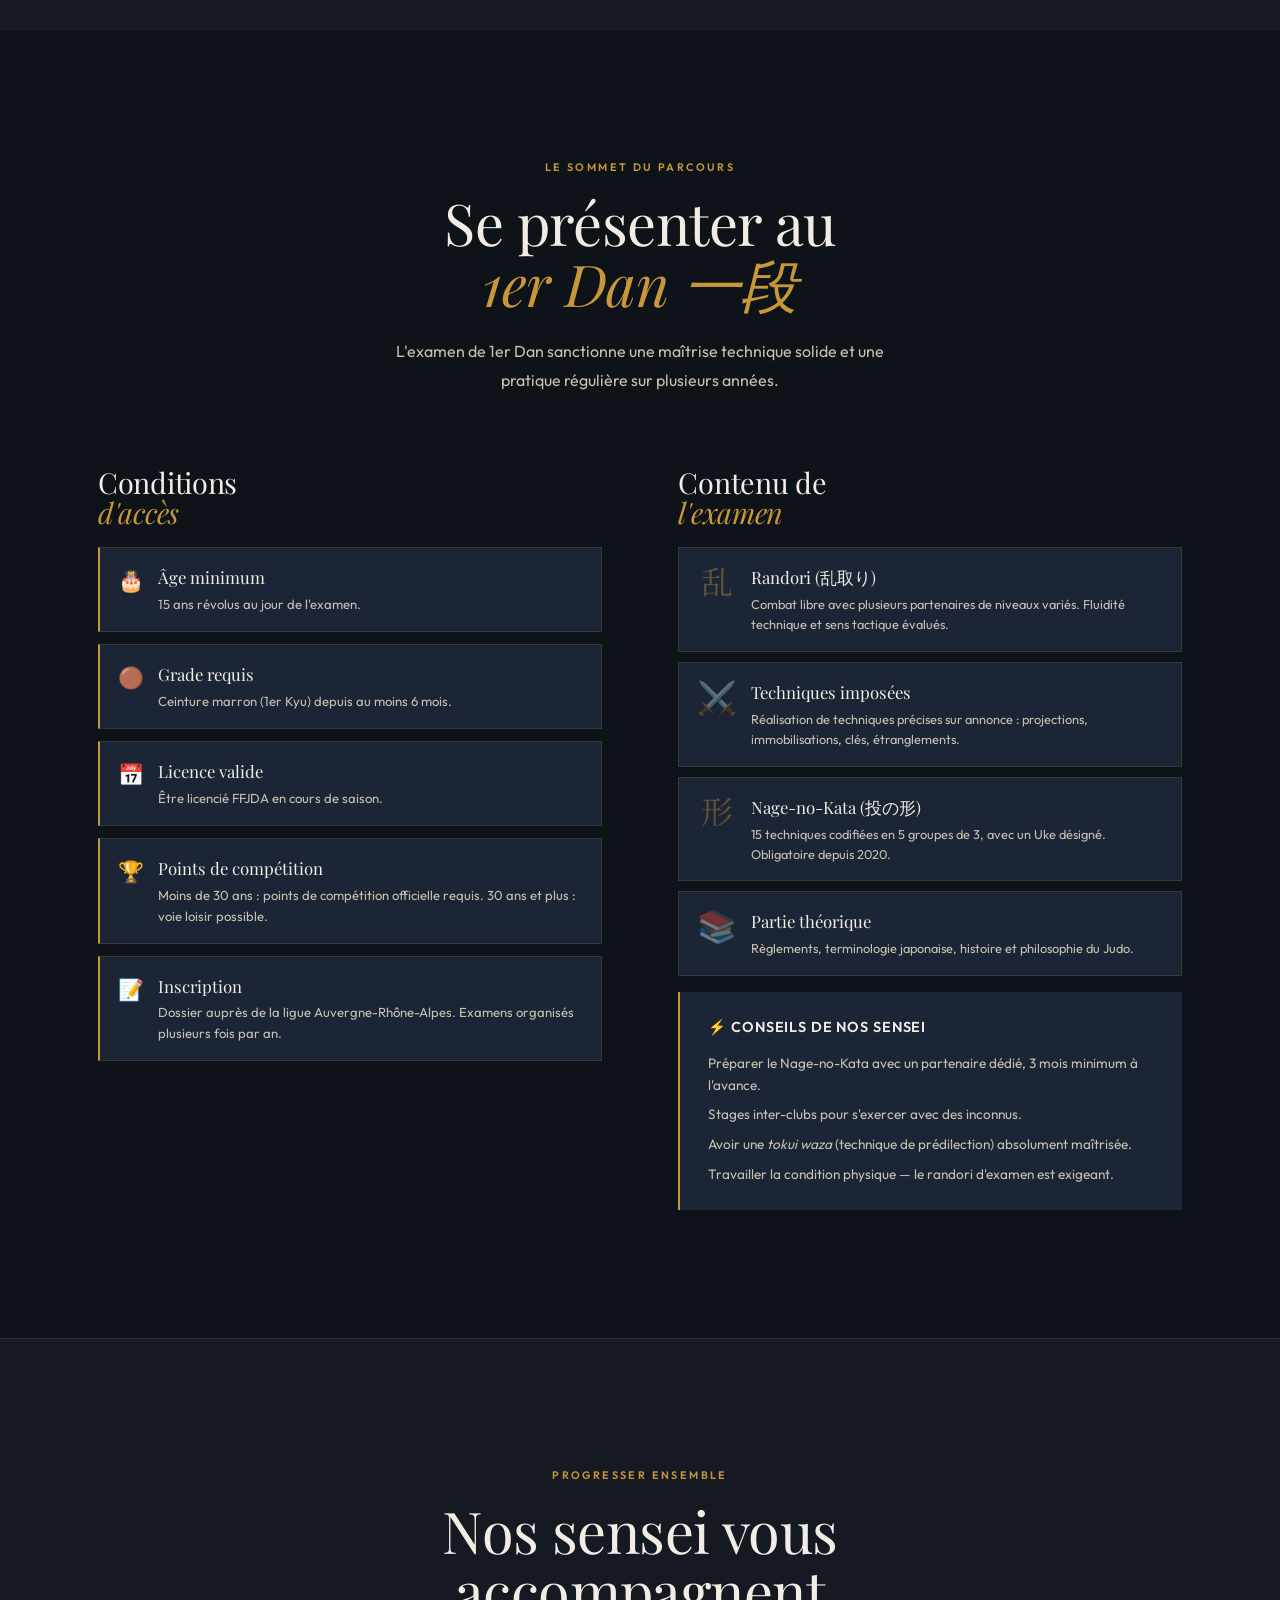
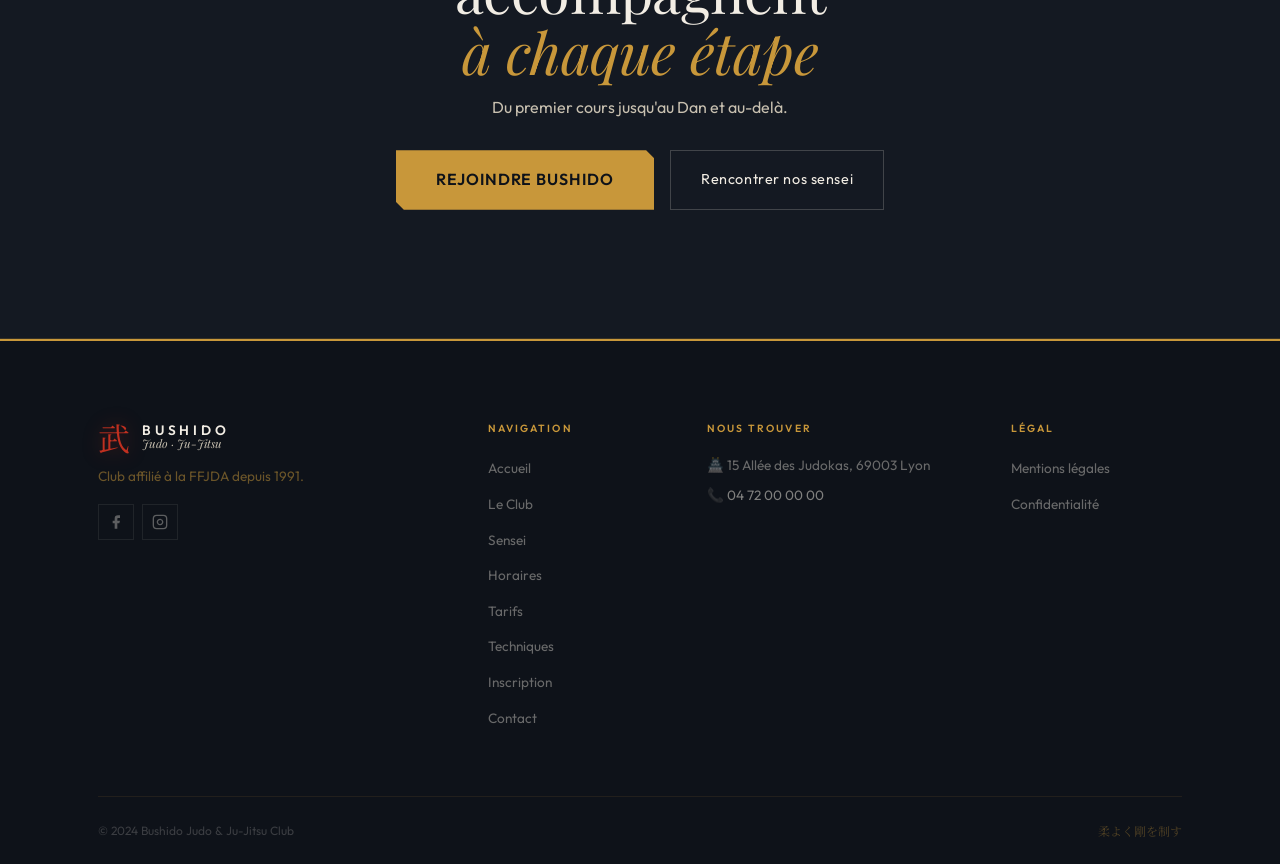
<file: bushido-techniques.html>
<!DOCTYPE html>
<html lang="fr">
<head>
  <meta charset="UTF-8">
  <meta name="viewport" content="width=device-width, initial-scale=1.0">
  <title>Techniques | Bushido Judo & Ju-Jitsu – Lyon</title>
  <meta name="description" content="Guide technique complet du Judo Bushido : judogi, salut, ukemi, techniques par grade de la ceinture blanche à marron, préparation 1er Dan.">
  <link rel="preconnect" href="https://fonts.googleapis.com">
  <link href="https://fonts.googleapis.com/css2?family=Playfair+Display:ital,wght@0,400;0,700;0,900;1,400;1,700&family=Noto+Serif+JP:wght@300;400;700&family=Outfit:wght@300;400;500;600&display=swap" rel="stylesheet">
  <link rel="stylesheet" href="bushido-style.css">
  <style>
    /* ── BUSHIDO TECHNIQUES EXTRAS ─────────────────────── */

    /* JUDOGI */
    .judogi-layout { display: grid; grid-template-columns: 1fr 1fr; gap: clamp(40px,6vw,80px); align-items: start; }
    .judogi-svg-box {
      background: var(--slate-3); border: 1px solid var(--line);
      padding: 32px;
      display: flex; align-items: center; justify-content: center;
    }
    .judogi-parts-list { margin-top: 16px; display: flex; flex-direction: column; gap: 6px; }
    .jpart {
      display: flex; align-items: center; gap: 10px;
      padding: 10px 14px; background: var(--slate-3); border: 1px solid var(--line);
      border-left: 2px solid var(--gold);
    }
    .jpart__name { font-family: var(--f-display); font-size: 1rem; color: var(--ivory); min-width: 100px; }
    .jpart__jp { font-family: var(--f-jp); font-size: 0.85rem; color: var(--gold); min-width: 60px; }
    .jpart__desc { font-size: 0.78rem; color: var(--ivory-dim); }

    /* REI */
    .rei-grid { display: grid; grid-template-columns: repeat(auto-fit, minmax(220px, 1fr)); gap: 1px; background: var(--line); }
    .rei-tile {
      background: var(--slate); padding: 0; overflow: hidden;
      transition: var(--t2);
    }
    .rei-tile:hover { background: var(--slate-3); }
    .rei-tile__vis {
      height: 160px; background: linear-gradient(135deg, var(--slate-3) 0%, var(--slate-4) 100%);
      display: flex; align-items: center; justify-content: center;
      font-size: 5rem; border-bottom: 1px solid var(--line);
      position: relative; overflow: hidden;
    }
    .rei-tile__vis::before {
      content:''; position:absolute; inset:0;
      background-image: repeating-linear-gradient(45deg,rgba(200,151,58,0.03) 0,rgba(200,151,58,0.03) 1px,transparent 0,transparent 50%);
      background-size: 20px 20px;
    }
    .rei-tile__body { padding: 20px; }
    .rei-tile__num { font-size: 0.62rem; font-weight: 600; letter-spacing: 0.2em; text-transform: uppercase; color: var(--gold); display: block; margin-bottom: 4px; }
    .rei-tile__title { font-family: var(--f-display); font-size: 1.3rem; font-weight: 400; color: var(--ivory); margin-bottom: 4px; }
    .rei-tile__jp { font-family: var(--f-jp); font-size: 0.85rem; color: var(--gold); display: block; margin-bottom: 8px; }
    .rei-tile__desc { font-size: 0.83rem; color: var(--ivory-dim); line-height: 1.65; }

    /* UKEMI */
    .ukemi-grid { display: grid; grid-template-columns: repeat(auto-fit, minmax(280px, 1fr)); gap: 1px; background: var(--line); }
    .ukemi-tile { background: var(--slate); overflow: hidden; transition: var(--t2); }
    .ukemi-tile:hover { background: var(--slate-3); }
    .ukemi-tile__vis { height: 80px; background: linear-gradient(135deg, var(--slate-4) 0%, var(--slate-3) 100%); display: flex; align-items: center; justify-content: center; font-size: 3rem; border-bottom: 1px solid var(--line); }
    .ukemi-tile__head { padding: 16px 20px 0; display: flex; align-items: center; gap: 14px; }
    .ukemi-tile__n { font-family: var(--f-jp); font-size: 2rem; color: var(--gold); opacity: 0.4; line-height: 1; flex-shrink: 0; }
    .ukemi-tile__ttl h3 { font-family: var(--f-display); font-size: 1.3rem; font-weight: 400; color: var(--ivory); }
    .ukemi-tile__ttl span { font-family: var(--f-jp); font-size: 0.78rem; color: var(--gold); }
    .ukemi-tile__steps { padding: 12px 20px 16px; }
    .uks { display: flex; gap: 10px; align-items: flex-start; padding: 8px 0; border-bottom: 1px solid rgba(200,151,58,0.07); }
    .uks:last-child { border: none; }
    .uks__n { width: 20px; height: 20px; border-radius: 0; background: var(--gold); color: var(--slate); font-size: 0.65rem; font-weight: 700; display: flex; align-items: center; justify-content: center; flex-shrink: 0; margin-top: 2px; }
    .uks p { font-size: 0.82rem; color: var(--ivory-dim); line-height: 1.55; }
    .ukemi-tile__tip { padding: 8px 20px 16px; font-size: 0.77rem; color: var(--gold); border-top: 1px solid rgba(200,151,58,0.1); }
    .ukemi-tile__tip::before { content: '⚡ '; }

    /* GRADES */
    .grades-nav {
      display: flex; flex-wrap: wrap; gap: 6px;
      margin-bottom: 40px; padding: 18px 20px;
      background: var(--slate-3); border: 1px solid var(--line);
      position: sticky; top: var(--nav-h); z-index: 10;
    }
    .gnav-btn {
      padding: 7px 16px;
      font-family: var(--f-body); font-size: 0.75rem; font-weight: 400;
      border: 1px solid var(--line); background: transparent;
      cursor: pointer; transition: var(--t1); text-decoration: none; color: var(--ivory-dim);
    }
    .gnav-btn:hover { color: var(--ivory); border-color: rgba(242,237,228,0.3); }
    .gnav-btn.active { background: var(--gold); color: var(--slate); border-color: var(--gold); font-weight: 600; }

    .grade-blk { margin-bottom: 72px; scroll-margin-top: calc(var(--nav-h) + 80px); }
    .grade-blk__header {
      display: flex; align-items: center; gap: 20px;
      padding: 22px 28px; margin-bottom: 28px; border: 1px solid var(--line);
      background: var(--slate-3);
    }
    .gbelt { width: 56px; height: 12px; flex-shrink: 0; }
    .grade-blk__header h2 { font-family: var(--f-display); font-size: 2rem; font-weight: 400; color: var(--ivory); margin-bottom: 2px; }
    .grade-blk__header .gkyu { font-family: var(--f-jp); font-size: 0.88rem; color: var(--gold); }

    .tcat { margin-bottom: 20px; }
    .tcat__title {
      font-size: 0.62rem; font-weight: 600; letter-spacing: 0.2em; text-transform: uppercase;
      color: var(--gold); margin-bottom: 10px; display: flex; align-items: center; gap: 10px;
    }
    .tcat__title::after { content:''; flex:1; height:1px; background: rgba(200,151,58,0.15); }
    .tlist { display: grid; grid-template-columns: repeat(auto-fill, minmax(260px, 1fr)); gap: 1px; background: var(--line); }
    .tcard {
      background: var(--slate); padding: 12px 14px;
      display: flex; gap: 12px; align-items: flex-start;
      transition: var(--t1); cursor: default;
    }
    .tcard:hover { background: var(--slate-3); }
    .tcard__k { font-family: var(--f-jp); font-size: 1.8rem; line-height: 1; color: rgba(200,151,58,0.25); flex-shrink: 0; width: 34px; text-align: center; }
    .tcard__b { flex: 1; }
    .tcard__fr { font-weight: 500; font-size: 0.9rem; color: var(--ivory); }
    .tcard__jp { font-family: var(--f-jp); font-size: 0.75rem; color: var(--gold); }
    .tcard__desc { font-size: 0.76rem; color: var(--ivory-dim); line-height: 1.5; margin-top: 3px; }
    .tcard__cat { font-size: 0.6rem; font-weight: 600; letter-spacing: 0.1em; text-transform: uppercase; padding: 2px 7px; border: 1px solid var(--line); color: rgba(200,151,58,0.6); align-self: flex-start; flex-shrink: 0; margin-top: 2px; }

    /* DAN */
    .dan-grid { display: grid; grid-template-columns: 1fr 1fr; gap: clamp(40px,6vw,80px); }
    .dan-reqs-list { display: flex; flex-direction: column; gap: 12px; }
    .dan-req {
      display: flex; gap: 14px; padding: 16px 18px;
      background: var(--slate-3); border: 1px solid var(--line); border-left: 2px solid var(--gold);
    }
    .dan-req__icon { font-size: 1.3rem; flex-shrink: 0; }
    .dan-req h4 { font-family: var(--f-display); font-size: 1.05rem; font-weight: 400; color: var(--ivory); margin-bottom: 3px; }
    .dan-req p { font-size: 0.82rem; color: var(--ivory-dim); line-height: 1.6; }
    .dan-kata-list { display: flex; flex-direction: column; gap: 10px; }
    .dan-kata {
      display: flex; gap: 14px; align-items: flex-start;
      padding: 16px 18px; background: var(--slate-3); border: 1px solid var(--line);
      transition: var(--t1);
    }
    .dan-kata:hover { border-color: rgba(200,151,58,0.3); }
    .dan-kata__k { font-family: var(--f-jp); font-size: 2rem; color: var(--gold); opacity: 0.4; flex-shrink: 0; line-height: 1; width: 40px; text-align: center; }
    .dan-kata h4 { font-family: var(--f-display); font-size: 1.05rem; font-weight: 400; color: var(--ivory); margin-bottom: 3px; }
    .dan-kata p { font-size: 0.8rem; color: var(--ivory-dim); line-height: 1.6; }

    /* Belt color strips */
    .b-white  { background:#e8e8e8; border:1px solid rgba(255,255,255,0.2); }
    .b-yellow { background:#f5d020; }
    .b-orange { background:#e8742a; }
    .b-green  { background:#3a8a3a; }
    .b-blue   { background:#2a60b0; }
    .b-brown  { background:#7a4a20; }

    .gh-white  { border-top: 2px solid #ccc; }
    .gh-yellow { border-top: 2px solid #f5d020; }
    .gh-orange { border-top: 2px solid #e8742a; }
    .gh-green  { border-top: 2px solid #3a8a3a; }
    .gh-blue   { border-top: 2px solid #2a60b0; }
    .gh-brown  { border-top: 2px solid #7a4a20; }

    @media (max-width: 768px) {
      .judogi-layout { grid-template-columns: 1fr; }
      .dan-grid { grid-template-columns: 1fr; }
    }
  </style>
</head>
<body>
  <a href="#main-content" class="skip-link">Aller au contenu principal</a>
  <div class="cursor" id="cursor" aria-hidden="true"></div>

  <header class="header" role="banner" id="header">
    <nav class="nav container" role="navigation" aria-label="Navigation principale">
      <a href="bushido-index.html" class="nav__logo"><div class="logo-wrap"><span class="logo-kanji" lang="ja">武</span><div class="logo-text"><span class="logo-main">BUSHIDO</span><span class="logo-sub">Judo · Ju-Jitsu</span></div></div></a>
      <button class="nav__burger" id="burgerBtn" aria-label="Ouvrir le menu" aria-expanded="false" aria-controls="navMenu"><span class="burger-line"></span><span class="burger-line"></span></button>
      <ul class="nav__links" id="navMenu" role="list">
        <li><a href="bushido-index.html" class="nav__link">Accueil</a></li>
        <li><a href="bushido-club.html" class="nav__link">Le Club</a></li>
        <li><a href="bushido-sensei.html" class="nav__link">Sensei</a></li>
        <li><a href="bushido-horaires.html" class="nav__link">Horaires</a></li>
        <li><a href="bushido-tarifs.html" class="nav__link">Tarifs</a></li>
        <li><a href="bushido-techniques.html" class="nav__link is-active" aria-current="page">Techniques</a></li>
        <li><a href="bushido-inscription.html" class="nav__link">Inscription</a></li>
        <li><a href="bushido-contact.html" class="nav__link">Contact</a></li>
        <li><a href="bushido-inscription.html" class="nav__trial">Essai gratuit</a></li>
      </ul>
    </nav>
  </header>

  <main id="main-content">

    <!-- PAGE HERO -->
    <section class="page-hero" aria-label="Techniques">
      <div class="ph-bg"><span class="ph-kanji" lang="ja">技</span></div>
      <div class="container ph-content">
        <div class="section-tag stagger-1">Référentiel technique</div>
        <h1 class="ph-title stagger-2">Techniques</h1>
        <p class="ph-sub stagger-3">Du judogi à la ceinture noire — tout ce qu'il faut savoir.</p>
      </div>
    </section>

    <!-- ═══════════════════════════════════════
         1. LE JUDOGI
    ═══════════════════════════════════════ -->
    <section class="section" id="judogi" aria-labelledby="judogi-h">
      <div class="container">
        <div class="section-header reveal">
          <div class="section-tag">Équipement</div>
          <h2 id="judogi-h" class="section-h">Le Judogi<br><em>La tenue du judoka</em></h2>
        </div>
        <div class="judogi-layout">
          <div class="reveal">
            <div class="judogi-svg-box">
              <svg viewBox="0 0 280 380" width="220" height="300" xmlns="http://www.w3.org/2000/svg" aria-label="Schéma du judogi" role="img">
                <!-- Uwagi -->
                <path d="M90,40 L60,50 L30,90 L40,180 L80,180 L80,120 L200,120 L200,180 L240,180 L250,90 L220,50 L190,40 Z" fill="#1c2535" stroke="#c8973a" stroke-width="1" stroke-opacity="0.4"/>
                <path d="M90,40 L140,100 L140,180" fill="none" stroke="rgba(200,151,58,0.3)" stroke-width="1.5"/>
                <path d="M190,40 L140,100" fill="none" stroke="rgba(200,151,58,0.3)" stroke-width="1.5"/>
                <!-- Manches -->
                <path d="M30,90 L10,150 L30,160 L50,110" fill="#253045" stroke="rgba(200,151,58,0.3)" stroke-width="1"/>
                <path d="M250,90 L270,150 L250,160 L230,110" fill="#253045" stroke="rgba(200,151,58,0.3)" stroke-width="1"/>
                <!-- Pantalon -->
                <rect x="80" y="180" width="120" height="150" rx="2" fill="#1c2535" stroke="rgba(200,151,58,0.3)" stroke-width="1"/>
                <rect x="80" y="250" width="52" height="80" rx="2" fill="#253045" stroke="rgba(200,151,58,0.25)" stroke-width="1"/>
                <rect x="148" y="250" width="52" height="80" rx="2" fill="#253045" stroke="rgba(200,151,58,0.25)" stroke-width="1"/>
                <!-- Obi -->
                <rect x="70" y="175" width="140" height="10" rx="1" fill="#c8973a" opacity="0.7"/>
                <!-- Labels -->
                <text x="6" y="88" font-family="Outfit,sans-serif" font-size="9" fill="#c8973a">Uwagi</text>
                <text x="248" y="88" font-family="Outfit,sans-serif" font-size="9" fill="#c8973a">Sode</text>
                <text x="148" y="92" font-family="Outfit,sans-serif" font-size="9" fill="#c8973a" text-anchor="middle">Eri</text>
                <text x="200" y="187" font-family="Outfit,sans-serif" font-size="9" fill="#c8973a">Obi</text>
                <text x="4" y="230" font-family="Outfit,sans-serif" font-size="9" fill="#c8973a">Shitabaki</text>
                <line x1="34" y1="95" x2="30" y2="115" stroke="rgba(200,151,58,0.4)" stroke-width="0.8"/>
                <line x1="260" y1="95" x2="258" y2="125" stroke="rgba(200,151,58,0.4)" stroke-width="0.8"/>
                <line x1="148" y1="105" x2="143" y2="112" stroke="rgba(200,151,58,0.4)" stroke-width="0.8"/>
                <line x1="200" y1="185" x2="213" y2="182" stroke="rgba(200,151,58,0.4)" stroke-width="0.8"/>
                <line x1="74" y1="225" x2="54" y2="235" stroke="rgba(200,151,58,0.4)" stroke-width="0.8"/>
              </svg>
            </div>
            <div class="judogi-parts-list">
              <div class="jpart"><span class="jpart__name">Uwagi</span><span class="jpart__jp">上着</span><span class="jpart__desc">Veste croisée, coton épais 400–750 g/m²</span></div>
              <div class="jpart"><span class="jpart__name">Shitabaki</span><span class="jpart__jp">下穿き</span><span class="jpart__desc">Pantalon renforcé aux genoux</span></div>
              <div class="jpart"><span class="jpart__name">Obi</span><span class="jpart__jp">帯</span><span class="jpart__desc">Ceinture indiquant le grade</span></div>
              <div class="jpart"><span class="jpart__name">Eri</span><span class="jpart__jp">衿</span><span class="jpart__desc">Col renforcé — prise obligatoire</span></div>
              <div class="jpart"><span class="jpart__name">Sode</span><span class="jpart__jp">袖</span><span class="jpart__desc">Manche — prise réglementaire au poignet</span></div>
            </div>
          </div>
          <div class="reveal">
            <div class="section-tag">Qu'est-ce que c'est ?</div>
            <h3 class="section-h" style="font-size:clamp(1.8rem,3vw,2.8rem);">Porter le judogi<br><em>avec respect</em></h3>
            <p class="section-p">Le <strong style="color:var(--ivory);">judogi</strong> (柔道着) est la tenue traditionnelle du judoka, conçue par Jigorō Kanō lui-même à la fin du XIXe siècle pour permettre saisies, projections et travail au sol en toute sécurité.</p>
            <p class="section-p">Pour la compétition : judogi <strong style="color:var(--ivory);">homologué IJF</strong>. Pour le loisir : tenue standard. Tissu <em style="color:var(--gold);">single weave</em> pour débutants, <em style="color:var(--gold);">double weave</em> (plus résistant) pour confirmés.</p>
            <div class="section-tag" style="margin-top:24px;">Entretien</div>
            <div class="equip-grid" style="margin-top:12px;">
              <div class="equip-card"><span>🌡️</span><h3>Lavage</h3><p>30–40°C maximum. Un lavage chaud rétrécit les fibres. Retourner avant lavage.</p></div>
              <div class="equip-card"><span>☀️</span><h3>Séchage</h3><p>À plat ou à l'air libre. Éviter le sèche-linge qui détériore les fibres.</p></div>
              <div class="equip-card"><span>✅</span><h3>Hygiène</h3><p>Laver après chaque entraînement. Respect des partenaires.</p></div>
              <div class="equip-card"><span>📏</span><h3>Taille</h3><p>Manches 5 cm au-delà du poignet. Pantalon jusqu'à la cheville.</p></div>
            </div>
          </div>
        </div>
      </div>
    </section>

    <!-- ═══════════════════════════════════════
         2. LE SALUT
    ═══════════════════════════════════════ -->
    <section class="section dark-section" id="rei" aria-labelledby="rei-h">
      <div class="container">
        <div class="section-header reveal">
          <div class="section-tag">Rituel fondateur</div>
          <h2 id="rei-h" class="section-h">Le Salut<br><em>礼 — Rei</em></h2>
          <p class="section-p" style="max-width:540px;margin:0 auto;">Le salut est la première et la dernière technique du judo. Il exprime le respect mutuel avant et après chaque combat, chaque cours, chaque entrée sur le tatami.</p>
        </div>
        <div class="rei-grid">
          <div class="rei-tile reveal">
            <div class="rei-tile__vis">🧍</div>
            <div class="rei-tile__body">
              <span class="rei-tile__num">01</span>
              <h3 class="rei-tile__title">Ritsurei</h3>
              <span class="rei-tile__jp">立礼</span>
              <p class="rei-tile__desc">Le salut <strong style="color:var(--ivory);">debout</strong>. Pieds légèrement écartés, mains le long du corps. S'incliner à 30° en expirant, regard vers le bas-devant. À l'entrée/sortie du dojo et entre pratiquants avant un exercice.</p>
            </div>
          </div>
          <div class="rei-tile reveal">
            <div class="rei-tile__vis">🙇</div>
            <div class="rei-tile__body">
              <span class="rei-tile__num">02</span>
              <h3 class="rei-tile__title">Zarei</h3>
              <span class="rei-tile__jp">座礼</span>
              <p class="rei-tile__desc">Le salut <strong style="color:var(--ivory);">en seiza</strong>. S'agenouiller (genou gauche d'abord), s'asseoir sur les talons, mains à plat sur les cuisses. Porter les mains sur le tatami. Début et fin de chaque cours.</p>
            </div>
          </div>
          <div class="rei-tile reveal">
            <div class="rei-tile__vis">🏯</div>
            <div class="rei-tile__body">
              <span class="rei-tile__num">03</span>
              <h3 class="rei-tile__title">Salut au dojo</h3>
              <span class="rei-tile__jp">道場礼</span>
              <p class="rei-tile__desc">En entrant et en quittant le tatami, <em style="color:var(--gold);">ritsurei</em> face au dojo. Ce geste marque la transition entre le monde ordinaire et l'espace de la pratique martiale.</p>
            </div>
          </div>
          <div class="rei-tile reveal">
            <div class="rei-tile__vis">🤝</div>
            <div class="rei-tile__body">
              <span class="rei-tile__num">04</span>
              <h3 class="rei-tile__title">Salut au partenaire</h3>
              <span class="rei-tile__jp">相互礼</span>
              <p class="rei-tile__desc">Avant et après chaque <em style="color:var(--gold);">randori</em>. Se faire face, <em style="color:var(--gold);">ritsurei</em> simultané. L'adversaire est un partenaire de progression — jamais un ennemi.</p>
            </div>
          </div>
        </div>
        <div style="margin-top:40px;max-width:640px;margin-left:auto;margin-right:auto;" class="reveal">
          <div class="phi-quote-card">
            <div class="phi-quote-deco" aria-hidden="true" lang="ja">礼</div>
            <blockquote>
              <p>"Le judo commence et finit par le salut. Celui qui ne salue pas ne fait pas de judo."</p>
              <footer>— Principe fondamental du dojo</footer>
            </blockquote>
          </div>
        </div>
      </div>
    </section>

    <!-- ═══════════════════════════════════════
         3. UKEMI
    ═══════════════════════════════════════ -->
    <section class="section" id="ukemi" aria-labelledby="ukemi-h">
      <div class="container">
        <div class="section-header reveal">
          <div class="section-tag">Sécurité absolue</div>
          <h2 id="ukemi-h" class="section-h">Les Chutes<br><em>受身 — Ukemi</em></h2>
          <p class="section-p" style="max-width:540px;margin:0 auto;">Première technique enseignée. Savoir chuter sans se blesser est la condition de toute progression — et une compétence précieuse dans la vie quotidienne.</p>
        </div>
        <div class="ukemi-grid">
          <div class="ukemi-tile reveal">
            <div class="ukemi-tile__vis" aria-hidden="true">⬅️</div>
            <div class="ukemi-tile__head">
              <span class="ukemi-tile__n" lang="ja">一</span>
              <div class="ukemi-tile__ttl"><h3>Ukemi Latérale</h3><span lang="ja">横受身 Yoko Ukemi</span></div>
            </div>
            <div class="ukemi-tile__steps">
              <div class="uks"><span class="uks__n">1</span><p>Initier la chute sur le côté droit ou gauche depuis la position debout.</p></div>
              <div class="uks"><span class="uks__n">2</span><p>Frapper le sol du bras tendu à 45° du corps, paume vers le bas.</p></div>
              <div class="uks"><span class="uks__n">3</span><p>La tête reste levée — ne touche jamais le sol. Le bras frappe fort pour dissiper l'énergie.</p></div>
              <div class="uks"><span class="uks__n">4</span><p>Corps roulé sur le côté. Ni genoux, ni bassin ne touchent le sol.</p></div>
            </div>
            <div class="ukemi-tile__tip">Première chute apprise — base de toutes les autres.</div>
          </div>
          <div class="ukemi-tile reveal">
            <div class="ukemi-tile__vis" aria-hidden="true">⬇️</div>
            <div class="ukemi-tile__head">
              <span class="ukemi-tile__n" lang="ja">二</span>
              <div class="ukemi-tile__ttl"><h3>Ukemi Arrière</h3><span lang="ja">後受身 Ushiro Ukemi</span></div>
            </div>
            <div class="ukemi-tile__steps">
              <div class="uks"><span class="uks__n">1</span><p>Partir accroupi, dos arrondi en « C » en reculant.</p></div>
              <div class="uks"><span class="uks__n">2</span><p>Poser fesses, dos vertèbre par vertèbre, frapper des deux bras à 45°.</p></div>
              <div class="uks"><span class="uks__n">3</span><p>Jambes à la verticale pour protéger la nuque — ne jamais poser la tête.</p></div>
              <div class="uks"><span class="uks__n">4</span><p>Menton rentré sur la poitrine tout au long du mouvement.</p></div>
            </div>
            <div class="ukemi-tile__tip">Menton rentré = automatisme qui protège la nuque.</div>
          </div>
          <div class="ukemi-tile reveal">
            <div class="ukemi-tile__vis" aria-hidden="true">🔄</div>
            <div class="ukemi-tile__head">
              <span class="ukemi-tile__n" lang="ja">三</span>
              <div class="ukemi-tile__ttl"><h3>Avant Roulée</h3><span lang="ja">前回り受身 Mae Mawari</span></div>
            </div>
            <div class="ukemi-tile__steps">
              <div class="uks"><span class="uks__n">1</span><p>Avancer un pied, plonger l'épaule vers le sol en arrondissant le bras.</p></div>
              <div class="uks"><span class="uks__n">2</span><p>Arc de cercle : main, avant-bras, épaule, dos — roulade diagonale.</p></div>
              <div class="uks"><span class="uks__n">3</span><p>Arriver en position latérale, frapper le sol du bras libre.</p></div>
              <div class="uks"><span class="uks__n">4</span><p>Se relever en une impulsion ou rester en position de défense.</p></div>
            </div>
            <div class="ukemi-tile__tip">Roulade diagonale — ne jamais rouler en ligne droite.</div>
          </div>
          <div class="ukemi-tile reveal">
            <div class="ukemi-tile__vis" aria-hidden="true">⬆️</div>
            <div class="ukemi-tile__head">
              <span class="ukemi-tile__n" lang="ja">四</span>
              <div class="ukemi-tile__ttl"><h3>Ukemi Avant</h3><span lang="ja">前受身 Mae Ukemi</span></div>
            </div>
            <div class="ukemi-tile__steps">
              <div class="uks"><span class="uks__n">1</span><p>Chute vers l'avant, bras tendus légèrement fléchis formant un triangle.</p></div>
              <div class="uks"><span class="uks__n">2</span><p>Paumes et avant-bras absorbent l'impact simultanément.</p></div>
              <div class="uks"><span class="uks__n">3</span><p>Tête tournée de côté — ni genoux, ni hanches ne touchent le sol.</p></div>
              <div class="uks"><span class="uks__n">4</span><p>Corps en planche, orteils au sol, abdominaux contractés.</p></div>
            </div>
            <div class="ukemi-tile__tip">Chutes par-dessus un obstacle ou lors de certaines projections.</div>
          </div>
        </div>
      </div>
    </section>

    <!-- ═══════════════════════════════════════
         4. TECHNIQUES PAR GRADE
    ═══════════════════════════════════════ -->
    <section class="section dark-section" id="techniques" aria-labelledby="tech-h">
      <div class="container">
        <div class="section-header reveal">
          <div class="section-tag">Programme technique FFJDA</div>
          <h2 id="tech-h" class="section-h">Techniques par grade<br><em>de la blanche à la marron</em></h2>
          <p class="section-p" style="max-width:540px;margin:0 auto;">Programme officiel de la Fédération Française de Judo. Chaque passage de grade évalue maîtrise technique, connaissance théorique et esprit sportif.</p>
        </div>

        <!-- Nav grades -->
        <nav class="grades-nav reveal" aria-label="Navigation par grade">
          <a href="#gb-blanche" class="gnav-btn active">⬜ Blanche</a>
          <a href="#gb-jaune" class="gnav-btn">🟡 Jaune</a>
          <a href="#gb-orange" class="gnav-btn">🟠 Orange</a>
          <a href="#gb-verte" class="gnav-btn">🟢 Verte</a>
          <a href="#gb-bleue" class="gnav-btn">🔵 Bleue</a>
          <a href="#gb-marron" class="gnav-btn">🟤 Marron</a>
        </nav>

        <!-- BLANCHE -->
        <div class="grade-blk reveal" id="gb-blanche">
          <div class="grade-blk__header gh-white">
            <div class="gbelt b-white"></div>
            <div><h2>Ceinture Blanche</h2><span class="gkyu">6e Kyu — 白帯 Shiro Obi</span></div>
          </div>
          <p class="section-p">La neige vierge — l'esprit non encore formé. Chutes, positions, premiers déplacements.</p>
          <div class="tcat"><div class="tcat__title">Ukemi — Chutes</div>
            <div class="tlist">
              <div class="tcard"><div class="tcard__k" lang="ja">横</div><div class="tcard__b"><div class="tcard__fr">Yoko Ukemi</div><div class="tcard__jp">横受身</div><div class="tcard__desc">Chute latérale des deux côtés</div></div><span class="tcard__cat">Ukemi</span></div>
              <div class="tcard"><div class="tcard__k" lang="ja">後</div><div class="tcard__b"><div class="tcard__fr">Ushiro Ukemi</div><div class="tcard__jp">後受身</div><div class="tcard__desc">Chute arrière, menton rentré</div></div><span class="tcard__cat">Ukemi</span></div>
              <div class="tcard"><div class="tcard__k" lang="ja">前</div><div class="tcard__b"><div class="tcard__fr">Mae Mawari Ukemi</div><div class="tcard__jp">前回り受身</div><div class="tcard__desc">Roulade avant diagonale</div></div><span class="tcard__cat">Ukemi</span></div>
            </div>
          </div>
          <div class="tcat"><div class="tcat__title">Nage-waza — Projections</div>
            <div class="tlist">
              <div class="tcard"><div class="tcard__k" lang="ja">大</div><div class="tcard__b"><div class="tcard__fr">O-goshi</div><div class="tcard__jp">大腰</div><div class="tcard__desc">Grande hanche — projection par la hanche, saisie ceinture</div></div><span class="tcard__cat">Koshi-waza</span></div>
              <div class="tcard"><div class="tcard__k" lang="ja">膝</div><div class="tcard__b"><div class="tcard__fr">Hiza Guruma</div><div class="tcard__jp">膝車</div><div class="tcard__desc">Roue sur le genou — blocage du genou adverse</div></div><span class="tcard__cat">Ashi-waza</span></div>
              <div class="tcard"><div class="tcard__k" lang="ja">支</div><div class="tcard__b"><div class="tcard__fr">Sasae Tsurikomi Ashi</div><div class="tcard__jp">支釣込足</div><div class="tcard__desc">Blocage du pied avec traction sur le col</div></div><span class="tcard__cat">Ashi-waza</span></div>
            </div>
          </div>
          <div class="tcat"><div class="tcat__title">Katame-waza — Sol</div>
            <div class="tlist">
              <div class="tcard"><div class="tcard__k" lang="ja">袈</div><div class="tcard__b"><div class="tcard__fr">Kesa Gatame</div><div class="tcard__jp">袈裟固</div><div class="tcard__desc">Immobilisation écharpe — contrôle tête-bras</div></div><span class="tcard__cat">Osaekomi</span></div>
              <div class="tcard"><div class="tcard__k" lang="ja">横</div><div class="tcard__b"><div class="tcard__fr">Yoko Shiho Gatame</div><div class="tcard__jp">横四方固</div><div class="tcard__desc">Immobilisation latérale des quatre coins</div></div><span class="tcard__cat">Osaekomi</span></div>
            </div>
          </div>
        </div>

        <!-- JAUNE -->
        <div class="grade-blk reveal" id="gb-jaune">
          <div class="grade-blk__header gh-yellow"><div class="gbelt b-yellow"></div><div><h2>Ceinture Jaune</h2><span class="gkyu">5e Kyu — 黄帯 Ki Obi</span></div></div>
          <p class="section-p">Les premières pousses — comprendre kuzushi (déséquilibres) et directions de projection.</p>
          <div class="tcat"><div class="tcat__title">Nage-waza — Debout</div>
            <div class="tlist">
              <div class="tcard"><div class="tcard__k" lang="ja">出</div><div class="tcard__b"><div class="tcard__fr">De Ashi Barai</div><div class="tcard__jp">出足払</div><div class="tcard__desc">Fauchage du pied avancé dans la progression</div></div><span class="tcard__cat">Ashi-waza</span></div>
              <div class="tcard"><div class="tcard__k" lang="ja">体</div><div class="tcard__b"><div class="tcard__fr">Tai Otoshi</div><div class="tcard__jp">体落</div><div class="tcard__desc">Projection par blocage de jambe, corps en rotation</div></div><span class="tcard__cat">Te-waza</span></div>
              <div class="tcard"><div class="tcard__k" lang="ja">小</div><div class="tcard__b"><div class="tcard__fr">Ko-uchi Gari</div><div class="tcard__jp">小内刈</div><div class="tcard__desc">Faucille intérieure — fauchage de la cheville interne</div></div><span class="tcard__cat">Ashi-waza</span></div>
              <div class="tcard"><div class="tcard__k" lang="ja">一</div><div class="tcard__b"><div class="tcard__fr">Ippon Seoinage</div><div class="tcard__jp">一本背負投</div><div class="tcard__desc">Projection par-dessus l'épaule, saisie col</div></div><span class="tcard__cat">Te-waza</span></div>
            </div>
          </div>
          <div class="tcat"><div class="tcat__title">Katame-waza — Sol</div>
            <div class="tlist">
              <div class="tcard"><div class="tcard__k" lang="ja">縦</div><div class="tcard__b"><div class="tcard__fr">Tate Shiho Gatame</div><div class="tcard__jp">縦四方固</div><div class="tcard__desc">Immobilisation verticale des quatre coins</div></div><span class="tcard__cat">Osaekomi</span></div>
              <div class="tcard"><div class="tcard__k" lang="ja">上</div><div class="tcard__b"><div class="tcard__fr">Kami Shiho Gatame</div><div class="tcard__jp">上四方固</div><div class="tcard__desc">Immobilisation par le dessus, tête entre les genoux</div></div><span class="tcard__cat">Osaekomi</span></div>
            </div>
          </div>
        </div>

        <!-- ORANGE -->
        <div class="grade-blk reveal" id="gb-orange">
          <div class="grade-blk__header gh-orange"><div class="gbelt b-orange"></div><div><h2>Ceinture Orange</h2><span class="gkyu">4e Kyu — 橙帯 Daidai Obi</span></div></div>
          <p class="section-p">Le soleil levant — la technique s'affirme, enchaînements et premières clés de bras.</p>
          <div class="tcat"><div class="tcat__title">Nage-waza</div>
            <div class="tlist">
              <div class="tcard"><div class="tcard__k" lang="ja">大</div><div class="tcard__b"><div class="tcard__fr">O-uchi Gari</div><div class="tcard__jp">大内刈</div><div class="tcard__desc">Grande faucille intérieure — fauchage du talon</div></div><span class="tcard__cat">Ashi-waza</span></div>
              <div class="tcard"><div class="tcard__k" lang="ja">払</div><div class="tcard__b"><div class="tcard__fr">Harai Goshi</div><div class="tcard__jp">払腰</div><div class="tcard__desc">Hanche balayante — jambe et hanche combinées</div></div><span class="tcard__cat">Koshi-waza</span></div>
              <div class="tcard"><div class="tcard__k" lang="ja">内</div><div class="tcard__b"><div class="tcard__fr">Uchi Mata</div><div class="tcard__jp">内股</div><div class="tcard__desc">Fauchage intérieur de la cuisse — technique emblématique</div></div><span class="tcard__cat">Ashi-waza</span></div>
              <div class="tcard"><div class="tcard__k" lang="ja">肩</div><div class="tcard__b"><div class="tcard__fr">Seoi Nage</div><div class="tcard__jp">背負投</div><div class="tcard__desc">Projection sur le dos, saisie aux deux manches</div></div><span class="tcard__cat">Te-waza</span></div>
            </div>
          </div>
          <div class="tcat"><div class="tcat__title">Kansetsu / Shime — Clés et étranglements (intro)</div>
            <div class="tlist">
              <div class="tcard"><div class="tcard__k" lang="ja">腕</div><div class="tcard__b"><div class="tcard__fr">Ude Gatame</div><div class="tcard__jp">腕固</div><div class="tcard__desc">Clé de bras en extension du coude</div></div><span class="tcard__cat">Kansetsu</span></div>
              <div class="tcard"><div class="tcard__k" lang="ja">送</div><div class="tcard__b"><div class="tcard__fr">Okuri Eri Jime</div><div class="tcard__jp">送襟絞</div><div class="tcard__desc">Étranglement par cols croisés coulissants</div></div><span class="tcard__cat">Shime-waza</span></div>
            </div>
          </div>
        </div>

        <!-- VERTE -->
        <div class="grade-blk reveal" id="gb-verte">
          <div class="grade-blk__header gh-green"><div class="gbelt b-green"></div><div><h2>Ceinture Verte</h2><span class="gkyu">3e Kyu — 緑帯 Midori Obi</span></div></div>
          <p class="section-p">La maturité de la plante — style personnel, enchaînements fluides, stratégie du combat.</p>
          <div class="tcat"><div class="tcat__title">Nage-waza — Techniques avancées</div>
            <div class="tlist">
              <div class="tcard"><div class="tcard__k" lang="ja">裏</div><div class="tcard__b"><div class="tcard__fr">Ura Nage</div><div class="tcard__jp">裏投</div><div class="tcard__desc">Projection de revers — chute arrière avec uke</div></div><span class="tcard__cat">Ma-sutemi</span></div>
              <div class="tcard"><div class="tcard__k" lang="ja">払</div><div class="tcard__b"><div class="tcard__fr">Harai Tsurikomi Ashi</div><div class="tcard__jp">払釣込足</div><div class="tcard__desc">Balayage avec soulèvement et traction au col</div></div><span class="tcard__cat">Ashi-waza</span></div>
              <div class="tcard"><div class="tcard__k" lang="ja">釣</div><div class="tcard__b"><div class="tcard__fr">Tsuri Goshi</div><div class="tcard__jp">釣腰</div><div class="tcard__desc">Hanche soulevante — saisie ceinture, élévation</div></div><span class="tcard__cat">Koshi-waza</span></div>
              <div class="tcard"><div class="tcard__k" lang="ja">燕</div><div class="tcard__b"><div class="tcard__fr">Tsubame Gaeshi</div><div class="tcard__jp">燕返</div><div class="tcard__desc">Contre d'hirondelle — contre-attaque au De Ashi Barai</div></div><span class="tcard__cat">Kaeshi-waza</span></div>
            </div>
          </div>
          <div class="tcat"><div class="tcat__title">Katame-waza — Sol avancé</div>
            <div class="tlist">
              <div class="tcard"><div class="tcard__k" lang="ja">十</div><div class="tcard__b"><div class="tcard__fr">Juji Gatame</div><div class="tcard__jp">十字固</div><div class="tcard__desc">Clé de bras en croix — technique de référence au sol</div></div><span class="tcard__cat">Kansetsu</span></div>
              <div class="tcard"><div class="tcard__k" lang="ja">三</div><div class="tcard__b"><div class="tcard__fr">Sankaku Jime</div><div class="tcard__jp">三角絞</div><div class="tcard__desc">Étranglement en triangle avec les jambes</div></div><span class="tcard__cat">Shime-waza</span></div>
            </div>
          </div>
        </div>

        <!-- BLEUE -->
        <div class="grade-blk reveal" id="gb-bleue">
          <div class="grade-blk__header gh-blue"><div class="gbelt b-blue"></div><div><h2>Ceinture Bleue</h2><span class="gkyu">2e Kyu — 青帯 Ao Obi</span></div></div>
          <p class="section-p">Le ciel — la vision s'élargit. Connaissance technique solide, enchaînements debout-sol fluides.</p>
          <div class="tcat"><div class="tcat__title">Nage-waza — Perfectionnement</div>
            <div class="tlist">
              <div class="tcard"><div class="tcard__k" lang="ja">大</div><div class="tcard__b"><div class="tcard__fr">O-soto Gari</div><div class="tcard__jp">大外刈</div><div class="tcard__desc">Grande faucille extérieure — puissante sur reculade</div></div><span class="tcard__cat">Ashi-waza</span></div>
              <div class="tcard"><div class="tcard__k" lang="ja">浮</div><div class="tcard__b"><div class="tcard__fr">Uki Waza</div><div class="tcard__jp">浮技</div><div class="tcard__desc">Technique flottante — sacrifice latéral sur avancée</div></div><span class="tcard__cat">Yoko-sutemi</span></div>
              <div class="tcard"><div class="tcard__k" lang="ja">巴</div><div class="tcard__b"><div class="tcard__fr">Tomoe Nage</div><div class="tcard__jp">巴投</div><div class="tcard__desc">Projection circulaire — sacrifice avant, pied sur abdomen</div></div><span class="tcard__cat">Ma-sutemi</span></div>
              <div class="tcard"><div class="tcard__k" lang="ja">跳</div><div class="tcard__b"><div class="tcard__fr">Hane Goshi</div><div class="tcard__jp">跳腰</div><div class="tcard__desc">Hanche rebondissante — impulsion de la jambe avant</div></div><span class="tcard__cat">Koshi-waza</span></div>
            </div>
          </div>
          <div class="tcat"><div class="tcat__title">Renraku-waza — Enchaînements</div>
            <div class="tlist">
              <div class="tcard"><div class="tcard__k" lang="ja">連</div><div class="tcard__b"><div class="tcard__fr">Ko-uchi → O-uchi</div><div class="tcard__jp">連絡技</div><div class="tcard__desc">Petite faucille int. enchaînée → grande faucille int.</div></div><span class="tcard__cat">Renraku</span></div>
              <div class="tcard"><div class="tcard__k" lang="ja">変</div><div class="tcard__b"><div class="tcard__fr">O-soto → Seoi Nage</div><div class="tcard__jp">変化技</div><div class="tcard__desc">Faucille extérieure feinte → projection sur le dos</div></div><span class="tcard__cat">Renraku</span></div>
            </div>
          </div>
        </div>

        <!-- MARRON -->
        <div class="grade-blk reveal" id="gb-marron">
          <div class="grade-blk__header gh-brown"><div class="gbelt b-brown"></div><div><h2>Ceinture Marron</h2><span class="gkyu">1er Kyu — 茶帯 Cha Obi</span></div></div>
          <p class="section-p">La maturité avant le Dan. Maîtrise complète des fondamentaux, préparation à l'examen de 1er Dan.</p>
          <div class="tcat"><div class="tcat__title">Nage-waza — Maîtrise complète</div>
            <div class="tlist">
              <div class="tcard"><div class="tcard__k" lang="ja">足</div><div class="tcard__b"><div class="tcard__fr">Ashi Guruma</div><div class="tcard__jp">足車</div><div class="tcard__desc">Roue par la jambe — blocage du mollet, rotation</div></div><span class="tcard__cat">Ashi-waza</span></div>
              <div class="tcard"><div class="tcard__k" lang="ja">大</div><div class="tcard__b"><div class="tcard__fr">O-guruma</div><div class="tcard__jp">大車</div><div class="tcard__desc">Grande roue — blocage cuisse haute en reculade</div></div><span class="tcard__cat">Ashi-waza</span></div>
              <div class="tcard"><div class="tcard__k" lang="ja">隅</div><div class="tcard__b"><div class="tcard__fr">Sumi Otoshi</div><div class="tcard__jp">隅落</div><div class="tcard__desc">Projection en coin — traction sur déséquilibre arrière</div></div><span class="tcard__cat">Te-waza</span></div>
              <div class="tcard"><div class="tcard__k" lang="ja">股</div><div class="tcard__b"><div class="tcard__fr">Koshi Guruma</div><div class="tcard__jp">腰車</div><div class="tcard__desc">Roue par la hanche — col autour du cou, hanche pivot</div></div><span class="tcard__cat">Koshi-waza</span></div>
            </div>
          </div>
          <div class="tcat"><div class="tcat__title">Katame-waza — Maîtrise sol complète</div>
            <div class="tlist">
              <div class="tcard"><div class="tcard__k" lang="ja">腕</div><div class="tcard__b"><div class="tcard__fr">Ude Hishigi Juji Gatame</div><div class="tcard__jp">腕挫十字固</div><div class="tcard__desc">Clé de bras en croix — technique complète</div></div><span class="tcard__cat">Kansetsu</span></div>
              <div class="tcard"><div class="tcard__k" lang="ja">裸</div><div class="tcard__b"><div class="tcard__fr">Hadaka Jime</div><div class="tcard__jp">裸絞</div><div class="tcard__desc">Étranglement à mains nues par derrière</div></div><span class="tcard__cat">Shime-waza</span></div>
              <div class="tcard"><div class="tcard__k" lang="ja">逆</div><div class="tcard__b"><div class="tcard__fr">Gyaku Juji Jime</div><div class="tcard__jp">逆十字絞</div><div class="tcard__desc">Étranglement en croix inversée sur le col</div></div><span class="tcard__cat">Shime-waza</span></div>
            </div>
          </div>
          <div class="tcat"><div class="tcat__title">Kaeshi-waza — Contre-attaques</div>
            <div class="tlist">
              <div class="tcard"><div class="tcard__k" lang="ja">返</div><div class="tcard__b"><div class="tcard__fr">O-soto Gaeshi</div><div class="tcard__jp">大外返</div><div class="tcard__desc">Contre de la grande faucille extérieure</div></div><span class="tcard__cat">Kaeshi</span></div>
              <div class="tcard"><div class="tcard__k" lang="ja">払</div><div class="tcard__b"><div class="tcard__fr">Harai Goshi Gaeshi</div><div class="tcard__jp">払腰返</div><div class="tcard__desc">Contre de la hanche balayante</div></div><span class="tcard__cat">Kaeshi</span></div>
            </div>
          </div>
        </div>
      </div>
    </section>

    <!-- ═══════════════════════════════════════
         5. PREMIER DAN
    ═══════════════════════════════════════ -->
    <section class="section" id="premier-dan" aria-labelledby="dan-h">
      <div class="container">
        <div class="section-header reveal">
          <div class="section-tag">Le sommet du parcours</div>
          <h2 id="dan-h" class="section-h">Se présenter au<br><em>1er Dan 一段</em></h2>
          <p class="section-p" style="max-width:540px;margin:0 auto;">L'examen de 1er Dan sanctionne une maîtrise technique solide et une pratique régulière sur plusieurs années.</p>
        </div>
        <div class="dan-grid reveal">
          <div>
            <h3 class="section-h" style="font-size:1.8rem;margin-bottom:20px;">Conditions<br><em>d'accès</em></h3>
            <div class="dan-reqs-list">
              <div class="dan-req"><div class="dan-req__icon">🎂</div><div><h4>Âge minimum</h4><p>15 ans révolus au jour de l'examen.</p></div></div>
              <div class="dan-req"><div class="dan-req__icon">🟤</div><div><h4>Grade requis</h4><p>Ceinture marron (1er Kyu) depuis au moins 6 mois.</p></div></div>
              <div class="dan-req"><div class="dan-req__icon">📅</div><div><h4>Licence valide</h4><p>Être licencié FFJDA en cours de saison.</p></div></div>
              <div class="dan-req"><div class="dan-req__icon">🏆</div><div><h4>Points de compétition</h4><p>Moins de 30 ans : points de compétition officielle requis. 30 ans et plus : voie loisir possible.</p></div></div>
              <div class="dan-req"><div class="dan-req__icon">📝</div><div><h4>Inscription</h4><p>Dossier auprès de la ligue Auvergne-Rhône-Alpes. Examens organisés plusieurs fois par an.</p></div></div>
            </div>
          </div>
          <div>
            <h3 class="section-h" style="font-size:1.8rem;margin-bottom:20px;">Contenu de<br><em>l'examen</em></h3>
            <div class="dan-kata-list">
              <div class="dan-kata"><span class="dan-kata__k" lang="ja">乱</span><div><h4>Randori (乱取り)</h4><p>Combat libre avec plusieurs partenaires de niveaux variés. Fluidité technique et sens tactique évalués.</p></div></div>
              <div class="dan-kata"><span class="dan-kata__k">⚔️</span><div><h4>Techniques imposées</h4><p>Réalisation de techniques précises sur annonce : projections, immobilisations, clés, étranglements.</p></div></div>
              <div class="dan-kata"><span class="dan-kata__k" lang="ja">形</span><div><h4>Nage-no-Kata (投の形)</h4><p>15 techniques codifiées en 5 groupes de 3, avec un Uke désigné. Obligatoire depuis 2020.</p></div></div>
              <div class="dan-kata"><span class="dan-kata__k">📚</span><div><h4>Partie théorique</h4><p>Règlements, terminologie japonaise, histoire et philosophie du Judo.</p></div></div>
            </div>
            <div class="pricing-note" style="margin-top:16px;">
              <h4>⚡ Conseils de nos sensei</h4>
              <ul>
                <li>Préparer le Nage-no-Kata avec un partenaire dédié, 3 mois minimum à l'avance.</li>
                <li>Stages inter-clubs pour s'exercer avec des inconnus.</li>
                <li>Avoir une <em>tokui waza</em> (technique de prédilection) absolument maîtrisée.</li>
                <li>Travailler la condition physique — le randori d'examen est exigeant.</li>
              </ul>
            </div>
          </div>
        </div>
      </div>
    </section>

    <!-- CTA FINAL -->
    <section class="cta-band section dark-section" aria-labelledby="cta-tech-h">
      <div class="container">
        <div class="ctaband-inner reveal">
          <div class="cta-final-bg" style="position:absolute;inset:0;overflow:hidden;"><div class="cf-kanji" lang="ja" style="right:clamp(20px,5vw,80px);">道</div></div>
          <div style="position:relative;z-index:2;">
            <div class="section-tag">Progresser ensemble</div>
            <h2 id="cta-tech-h" class="section-h">Nos sensei vous accompagnent<br><em>à chaque étape</em></h2>
            <p class="section-p">Du premier cours jusqu'au Dan et au-delà.</p>
            <div class="ctaband-btns">
              <a href="bushido-inscription.html" class="cta-primary cta-primary--large">Rejoindre Bushido</a>
              <a href="bushido-sensei.html" class="cta-ghost">Rencontrer nos sensei</a>
            </div>
          </div>
        </div>
      </div>
    </section>

  </main>

  <footer class="footer" role="contentinfo">
    <div class="container">
      <div class="footer-grid">
        <div class="footer-brand"><a href="bushido-index.html" class="nav__logo footer-logo"><div class="logo-wrap"><span class="logo-kanji" lang="ja">武</span><div class="logo-text"><span class="logo-main">BUSHIDO</span><span class="logo-sub">Judo · Ju-Jitsu</span></div></div></a><p>Club affilié à la FFJDA depuis 1991.</p><div class="footer-social"><a href="https://facebook.com" target="_blank" rel="noopener noreferrer" class="social-btn" aria-label="Facebook"><svg width="16" height="16" viewBox="0 0 24 24" fill="currentColor"><path d="M18 2h-3a5 5 0 0 0-5 5v3H7v4h3v8h4v-8h3l1-4h-4V7a1 1 0 0 1 1-1h3z"/></svg></a><a href="https://instagram.com" target="_blank" rel="noopener noreferrer" class="social-btn" aria-label="Instagram"><svg width="16" height="16" viewBox="0 0 24 24" fill="none" stroke="currentColor" stroke-width="2"><rect x="2" y="2" width="20" height="20" rx="5" ry="5"/><path d="M16 11.37A4 4 0 1 1 12.63 8 4 4 0 0 1 16 11.37z"/><line x1="17.5" y1="6.5" x2="17.51" y2="6.5"/></svg></a></div></div>
        <nav class="footer-nav" aria-label="Navigation footer"><h3>Navigation</h3><ul role="list"><li><a href="bushido-index.html">Accueil</a></li><li><a href="bushido-club.html">Le Club</a></li><li><a href="bushido-sensei.html">Sensei</a></li><li><a href="bushido-horaires.html">Horaires</a></li><li><a href="bushido-tarifs.html">Tarifs</a></li><li><a href="bushido-techniques.html">Techniques</a></li><li><a href="bushido-inscription.html">Inscription</a></li><li><a href="bushido-contact.html">Contact</a></li></ul></nav>
        <div class="footer-contact"><h3>Nous trouver</h3><address><p>🏯 15 Allée des Judokas, 69003 Lyon</p><p>📞 <a href="tel:+33472000000">04 72 00 00 00</a></p></address></div>
        <div class="footer-legal"><h3>Légal</h3><ul role="list"><li><a href="bushido-mentions.html">Mentions légales</a></li><li><a href="bushido-confidentialite.html">Confidentialité</a></li></ul></div>
      </div>
      <div class="footer-bottom"><p>&copy; 2024 Bushido Judo &amp; Ju-Jitsu Club</p><p class="footer-jp" lang="ja">柔よく剛を制す</p></div>
    </div>
  </footer>
  <script src="bushido-script.js"></script>
  <script>
    // Grade nav scroll highlight
    const gBlks = document.querySelectorAll('.grade-blk');
    const gBtns = document.querySelectorAll('.gnav-btn');
    const nh = parseInt(getComputedStyle(document.documentElement).getPropertyValue('--nav-h')) || 72;
    function updateGNav() {
      let cur = '';
      gBlks.forEach(s => { if (window.scrollY >= s.offsetTop - nh - 100) cur = s.id; });
      gBtns.forEach(b => { b.classList.toggle('active', b.getAttribute('href') === '#' + cur); });
    }
    window.addEventListener('scroll', updateGNav, { passive: true });
  </script>
</body>
</html>
</file>
<file: bushido-style.css>
/* ================================================================
   BUSHIDO JUDO & JU-JITSU CLUB — STYLESHEET
   Esthétique : Dark Luxury · Magazine japonais · Art martial
   Palette : Ardoise · Or brûlé · Vermillon · Ivoire
   Mobile-first · WCAG 2.1
   ================================================================ */

/* ── RESET ─────────────────────────────────────────────────── */
*, *::before, *::after { box-sizing: border-box; margin: 0; padding: 0; }

:root {
  /* Couleurs */
  --slate:        #0e1219;
  --slate-2:      #141922;
  --slate-3:      #1c2535;
  --slate-4:      #253045;
  --slate-5:      #2f3d55;
  --gold:         #c8973a;
  --gold-bright:  #e0b050;
  --gold-dim:     #8a6020;
  --gold-glow:    rgba(200,151,58,0.15);
  --vermeil:      #c03020;
  --vermeil-dark: #8a1a10;
  --ivory:        #f2ede4;
  --ivory-dim:    #c8c0b0;
  --ivory-ghost:  rgba(242,237,228,0.06);
  --white:        #ffffff;
  --line:         rgba(200,151,58,0.18);

  /* Fonts */
  --f-display: 'Playfair Display', 'Georgia', serif;
  --f-jp:      'Noto Serif JP', serif;
  --f-body:    'Outfit', 'Helvetica Neue', sans-serif;

  /* Spacing */
  --nav-h:   72px;
  --pad-xl:  clamp(72px, 10vw, 140px);
  --pad-lg:  clamp(48px, 7vw, 96px);
  --pad-md:  clamp(28px, 4vw, 48px);
  --r:       0px; /* Sharp corners — martial aesthetic */

  /* Transitions */
  --ease:    cubic-bezier(0.4, 0, 0.2, 1);
  --t1:      0.2s var(--ease);
  --t2:      0.4s var(--ease);
  --t3:      0.7s var(--ease);
}

html { scroll-behavior: smooth; font-size: 16px; }
body {
  font-family: var(--f-body);
  background: var(--slate);
  color: var(--ivory);
  line-height: 1.6;
  overflow-x: hidden;
  -webkit-font-smoothing: antialiased;
  cursor: none;
}

/* ── ACCESSIBILITY ─────────────────────────────────────────── */
.skip-link {
  position: absolute; top: -100%; left: 16px;
  background: var(--gold); color: var(--slate);
  padding: 10px 20px; font-weight: 600;
  z-index: 9999; transition: top var(--t1);
}
.skip-link:focus { top: 0; }
:focus-visible { outline: 2px solid var(--gold); outline-offset: 3px; }
:focus:not(:focus-visible) { outline: none; }
.sr-only { position: absolute; width: 1px; height: 1px; overflow: hidden; clip: rect(0,0,0,0); white-space: nowrap; }

/* ── CUSTOM CURSOR ─────────────────────────────────────────── */
.cursor {
  position: fixed; width: 20px; height: 20px;
  border: 1.5px solid var(--gold); border-radius: 50%;
  pointer-events: none; z-index: 9998;
  transform: translate(-50%,-50%);
  transition: transform 0.08s var(--ease), opacity var(--t1), width var(--t1), height var(--t1);
  mix-blend-mode: difference;
}
.cursor.expanded { width: 40px; height: 40px; }
@media (hover: none) { .cursor { display: none; } body { cursor: auto; } }

/* ── UTILITY ───────────────────────────────────────────────── */
.container { max-width: 1180px; margin: 0 auto; padding: 0 clamp(16px, 4vw, 48px); }
.section { padding: var(--pad-xl) 0; }
.dark-section { background: var(--slate-2); }
.w100 { width: 100%; }

/* ── TYPOGRAPHY ────────────────────────────────────────────── */
.section-tag {
  display: block;
  font-family: var(--f-body);
  font-size: 0.68rem; font-weight: 600;
  letter-spacing: 0.22em; text-transform: uppercase;
  color: var(--gold); margin-bottom: 1rem;
}
.section-h {
  font-family: var(--f-display);
  font-size: clamp(2.4rem, 4.5vw, 4rem);
  font-weight: 400; line-height: 1.05;
  color: var(--ivory);
  letter-spacing: -0.01em;
  margin-bottom: 1.5rem;
}
.section-h em { font-style: italic; color: var(--gold); }
.section-p { color: var(--ivory-dim); line-height: 1.8; margin-bottom: 1.25rem; font-size: 1rem; }
.section-header { text-align: center; margin-bottom: clamp(40px, 6vw, 72px); }
.section-header .section-p { max-width: 540px; margin: 0 auto; }
.inline-link { color: var(--gold); text-decoration: underline; text-underline-offset: 3px; }
.link-arrow { display: inline-flex; align-items: center; gap: 8px; color: var(--gold); font-size: 0.9rem; font-weight: 500; text-decoration: none; letter-spacing: 0.06em; transition: var(--t1); }
.link-arrow:hover { gap: 14px; }

/* ── BUTTONS ───────────────────────────────────────────────── */
.cta-primary {
  display: inline-flex; align-items: center; gap: 10px;
  padding: 14px 32px;
  background: var(--gold);
  color: var(--slate);
  font-family: var(--f-body);
  font-weight: 600; font-size: 0.9rem;
  letter-spacing: 0.06em; text-transform: uppercase;
  text-decoration: none; border: none; cursor: pointer;
  transition: var(--t1);
  clip-path: polygon(0 0, calc(100% - 8px) 0, 100% 8px, 100% 100%, 8px 100%, 0 calc(100% - 8px));
}
.cta-primary:hover { background: var(--gold-bright); transform: translateY(-2px); box-shadow: 0 8px 24px rgba(200,151,58,0.35); }
.cta-primary--large { padding: 17px 40px; font-size: 1rem; }

.cta-ghost {
  display: inline-flex; align-items: center; gap: 8px;
  padding: 13px 30px;
  background: transparent;
  color: var(--ivory);
  font-family: var(--f-body);
  font-weight: 400; font-size: 0.9rem;
  letter-spacing: 0.04em;
  text-decoration: none; border: 1px solid rgba(242,237,228,0.2);
  cursor: pointer; transition: var(--t1);
}
.cta-ghost:hover { border-color: var(--gold); color: var(--gold); }

/* ── NAVIGATION ────────────────────────────────────────────── */
.header {
  position: fixed; top: 0; left: 0; right: 0;
  height: var(--nav-h); z-index: 1000;
  background: rgba(14,18,25,0.9);
  backdrop-filter: blur(20px);
  border-bottom: 1px solid var(--line);
  transition: var(--t2);
}
.header.scrolled { background: rgba(14,18,25,0.98); box-shadow: 0 4px 40px rgba(0,0,0,0.5); }
.nav {
  display: flex; align-items: center; justify-content: space-between;
  height: 100%;
}
.nav__logo { display: flex; align-items: center; text-decoration: none; flex-shrink: 0; }
.logo-wrap { display: flex; align-items: center; gap: 12px; }
.logo-kanji {
  font-family: var(--f-jp); font-size: 2rem;
  color: var(--vermeil); line-height: 1;
  text-shadow: 0 0 20px rgba(192,48,32,0.4);
}
.logo-text { display: flex; flex-direction: column; gap: 1px; }
.logo-main { font-family: var(--f-body); font-size: 0.85rem; font-weight: 600; letter-spacing: 0.28em; text-transform: uppercase; color: var(--ivory); line-height: 1; }
.logo-sub { font-family: var(--f-display); font-style: italic; font-size: 0.72rem; color: var(--ivory-dim); line-height: 1; }

.nav__links { display: flex; align-items: center; list-style: none; gap: 0; }
.nav__link {
  display: block; padding: 6px 13px;
  font-size: 0.8rem; font-weight: 400; letter-spacing: 0.05em;
  color: var(--ivory-dim); text-decoration: none;
  transition: var(--t1); white-space: nowrap;
  border-bottom: 1.5px solid transparent;
}
.nav__link:hover { color: var(--ivory); }
.nav__link.is-active { color: var(--gold); border-bottom-color: var(--gold); }
.nav__trial {
  margin-left: 16px; padding: 9px 20px;
  background: var(--gold); color: var(--slate);
  font-size: 0.78rem; font-weight: 600; letter-spacing: 0.1em; text-transform: uppercase;
  text-decoration: none; white-space: nowrap; transition: var(--t1);
  clip-path: polygon(0 0, calc(100% - 6px) 0, 100% 6px, 100% 100%, 6px 100%, 0 calc(100% - 6px));
}
.nav__trial:hover { background: var(--gold-bright); }

.nav__burger { display: none; flex-direction: column; justify-content: center; gap: 8px; width: 32px; height: 32px; background: none; border: none; cursor: pointer; }
.burger-line { display: block; width: 100%; height: 1.5px; background: var(--ivory); transition: var(--t2); transform-origin: center; }
.nav__burger.open .burger-line:first-child { transform: translateY(4.75px) rotate(45deg); }
.nav__burger.open .burger-line:last-child { transform: translateY(-4.75px) rotate(-45deg); }

/* ── HERO ───────────────────────────────────────────────────── */
.hero {
  min-height: 100vh; display: flex; flex-direction: column;
  padding-top: var(--nav-h); position: relative; overflow: hidden;
  background: var(--slate);
}
.hero__bg { position: absolute; inset: 0; pointer-events: none; }
.hero__tatami-grid {
  position: absolute; inset: 0;
  background-image:
    linear-gradient(rgba(200,151,58,0.04) 1px, transparent 1px),
    linear-gradient(90deg, rgba(200,151,58,0.04) 1px, transparent 1px);
  background-size: 64px 64px;
}
.hero__glow {
  position: absolute;
  width: 60vw; height: 60vw; max-width: 900px; max-height: 900px;
  top: 10%; right: -10%;
  background: radial-gradient(circle at center, rgba(200,151,58,0.07) 0%, transparent 70%);
  pointer-events: none;
  animation: pulseGlow 6s ease-in-out infinite;
}
@keyframes pulseGlow { 0%,100%{opacity:0.7;transform:scale(1);} 50%{opacity:1;transform:scale(1.08);} }

/* Vertical kanji rail */
.hero__kanji-rail {
  position: absolute; right: clamp(16px, 4vw, 60px); top: 50%; transform: translateY(-50%);
  display: flex; flex-direction: column; gap: 0;
  pointer-events: none; user-select: none;
  writing-mode: vertical-rl; text-orientation: mixed;
}
.vk {
  font-family: var(--f-jp);
  color: rgba(200,151,58,0.08);
  line-height: 1;
}
.vk--1 { font-size: clamp(3rem, 7vw, 8rem); }
.vk--2 { font-size: clamp(3rem, 7vw, 8rem); }
.vk--3 { font-size: clamp(3rem, 7vw, 8rem); }
.vk--4 { font-size: clamp(3rem, 7vw, 8rem); }

.hero__content { position: relative; z-index: 2; flex: 1; display: flex; flex-direction: column; justify-content: center; padding: clamp(48px, 8vw, 100px) 0 48px; }
.hero__tag { display: flex; align-items: center; gap: 16px; margin-bottom: 28px; font-size: 0.7rem; font-weight: 600; letter-spacing: 0.2em; text-transform: uppercase; color: var(--gold); max-width: 600px; }
.htag-line { height: 1px; width: 40px; background: var(--gold); opacity: 0.5; }

.hero__h1 { margin-bottom: 24px; }
.h1-top {
  display: block;
  font-family: var(--f-body);
  font-size: clamp(1rem, 2vw, 1.4rem);
  font-weight: 300; letter-spacing: 0.3em; text-transform: uppercase;
  color: var(--ivory-dim); margin-bottom: 8px;
}
.h1-main {
  display: block;
  font-family: var(--f-display);
  font-size: clamp(4rem, 10vw, 11rem);
  font-weight: 900; line-height: 0.9;
  color: var(--ivory); letter-spacing: -0.03em;
}
.h1-main em { font-style: italic; color: var(--gold); display: block; font-weight: 400; font-size: 0.72em; }

.hero__para {
  font-family: var(--f-body);
  font-size: clamp(0.9rem, 1.4vw, 1.05rem);
  color: var(--ivory-dim); letter-spacing: 0.1em;
  margin-bottom: 36px; line-height: 1.9;
  max-width: 520px;
}
.hero__para span { display: block; opacity: 0.7; font-size: 0.88em; }
.hero__ctas { display: flex; flex-wrap: wrap; gap: 16px; margin-bottom: 36px; }
.hero__medallions { display: flex; flex-wrap: wrap; gap: 12px; }
.medal {
  display: flex; align-items: center; gap: 8px;
  padding: 8px 16px;
  border: 1px solid var(--line);
  background: var(--ivory-ghost);
  backdrop-filter: blur(4px);
  font-size: 0.75rem; color: var(--ivory-dim); font-weight: 400;
  transition: var(--t1);
}
.medal:hover { border-color: rgba(200,151,58,0.4); color: var(--gold); }
.medal__ring { font-size: 0.9rem; }

.hero__scroll {
  position: absolute; bottom: 100px; left: clamp(16px, 4vw, 48px);
  display: flex; flex-direction: column; align-items: center; gap: 12px;
  font-size: 0.65rem; letter-spacing: 0.2em; text-transform: uppercase;
  color: rgba(200,151,58,0.5);
  writing-mode: vertical-rl;
}
.scroll-dot { width: 4px; height: 4px; background: var(--gold); border-radius: 50%; animation: scrollBounce 1.8s ease-in-out infinite; }
@keyframes scrollBounce { 0%,100%{transform:translateY(0);} 50%{transform:translateY(8px);} }

.hero__stats-band {
  position: relative; z-index: 2;
  display: flex; align-items: center; justify-content: center;
  background: var(--slate-3);
  border-top: 1px solid var(--line);
  padding: 24px 0;
}
.sband-item { display: flex; flex-direction: column; align-items: center; padding: 0 clamp(20px, 4vw, 52px); }
.sband-item strong { font-family: var(--f-display); font-size: clamp(2rem, 4vw, 3rem); font-weight: 700; color: var(--gold); line-height: 1; }
.sband-item span { font-size: 0.7rem; letter-spacing: 0.14em; text-transform: uppercase; color: var(--ivory-dim); margin-top: 6px; }
.sband-sep { width: 1px; height: 40px; background: var(--line); align-self: center; }

/* ── PAGE HERO ──────────────────────────────────────────────── */
.page-hero {
  position: relative;
  padding: calc(var(--nav-h) + 72px) 0 80px;
  background: var(--slate-2);
  border-bottom: 1px solid var(--line);
  overflow: hidden;
}
.ph-bg { position: absolute; inset: 0; pointer-events: none; }
.ph-kanji {
  position: absolute; right: clamp(16px, 5vw, 80px); top: 50%; transform: translateY(-50%);
  font-family: var(--f-jp);
  font-size: clamp(8rem, 20vw, 28rem);
  color: rgba(200,151,58,0.04);
  line-height: 1; user-select: none;
}
.ph-content { position: relative; z-index: 2; }
.ph-title {
  font-family: var(--f-display);
  font-size: clamp(4.5rem, 10vw, 11rem);
  font-weight: 900; color: var(--ivory);
  line-height: 0.9; letter-spacing: -0.03em;
  margin-bottom: 16px;
}
.ph-sub { font-family: var(--f-display); font-style: italic; font-size: clamp(1rem, 2vw, 1.3rem); color: var(--ivory-dim); font-weight: 300; }

/* ── STAGGER / REVEAL ───────────────────────────────────────── */
.stagger-1 { animation: fadeUp 0.8s var(--ease) 0.1s both; }
.stagger-2 { animation: fadeUp 0.8s var(--ease) 0.25s both; }
.stagger-3 { animation: fadeUp 0.8s var(--ease) 0.4s both; }
.stagger-4 { animation: fadeUp 0.8s var(--ease) 0.55s both; }
.stagger-5 { animation: fadeUp 0.8s var(--ease) 0.7s both; }
@keyframes fadeUp { from { opacity: 0; transform: translateY(24px); } to { opacity: 1; transform: none; } }

.reveal { opacity: 0; transform: translateY(20px); transition: opacity 0.65s var(--ease), transform 0.65s var(--ease); }
.reveal.visible { opacity: 1; transform: none; }

/* ── PHILOSOPHIE ────────────────────────────────────────────── */
.phi-layout { display: grid; grid-template-columns: 1.1fr 1fr; gap: clamp(40px, 7vw, 100px); align-items: start; }
.phi-quote-card {
  position: relative;
  padding: 40px; background: var(--slate-3);
  border: 1px solid var(--line);
  border-left: 3px solid var(--gold);
  margin-bottom: 24px;
}
.phi-quote-deco {
  font-family: var(--f-jp); font-size: 8rem; color: rgba(200,151,58,0.06);
  position: absolute; top: -20px; right: 16px; line-height: 1; user-select: none;
}
blockquote p { font-family: var(--f-display); font-style: italic; font-size: 1.1rem; color: var(--ivory); line-height: 1.7; margin-bottom: 16px; }
blockquote footer { font-size: 0.82rem; color: var(--ivory-dim); }
blockquote cite { font-style: normal; color: var(--gold); }
.phi-principles { display: flex; flex-direction: column; gap: 12px; }
.principle { display: flex; align-items: center; gap: 16px; padding: 16px; background: var(--slate-3); border: 1px solid var(--line); }
.p-kanji { font-family: var(--f-jp); font-size: 1.2rem; color: var(--gold); flex-shrink: 0; min-width: 80px; }
.p-text { font-size: 0.8rem; color: var(--ivory-dim); line-height: 1.5; }
.p-text em { color: var(--gold); font-style: italic; display: block; font-size: 0.75em; }
.phi-left { padding-top: 32px; }

/* ── DISCIPLINES ────────────────────────────────────────────── */
.disc-grid { display: grid; grid-template-columns: repeat(auto-fit, minmax(260px, 1fr)); gap: 1px; background: var(--line); margin-bottom: 48px; }
.disc-tile {
  background: var(--slate); padding: 40px 32px 32px;
  position: relative; overflow: hidden; transition: var(--t2);
}
.disc-tile:hover { background: var(--slate-3); }
.disc-tile--accent { background: var(--slate-3); }
.disc-tile--accent:hover { background: var(--slate-4); }
.disc-tile__num {
  font-family: var(--f-body); font-size: 0.65rem;
  letter-spacing: 0.2em; color: var(--gold); margin-bottom: 16px; display: block;
}
.disc-tile__kanji {
  font-family: var(--f-jp);
  font-size: 6rem; color: rgba(200,151,58,0.07);
  position: absolute; top: 0; right: 12px; line-height: 1; user-select: none;
  transition: var(--t2);
}
.disc-tile:hover .disc-tile__kanji { color: rgba(200,151,58,0.12); transform: scale(1.05); }
.disc-tile__body { position: relative; z-index: 1; }
.disc-tile__body h3 { font-family: var(--f-display); font-size: 2rem; font-weight: 400; color: var(--ivory); margin-bottom: 14px; }
.disc-tile__body p { font-size: 0.9rem; color: var(--ivory-dim); line-height: 1.7; margin-bottom: 20px; }
.disc-tile__tags { display: flex; flex-wrap: wrap; gap: 6px; }
.disc-tile__tags span { font-size: 0.68rem; font-weight: 600; letter-spacing: 0.1em; text-transform: uppercase; padding: 4px 10px; border: 1px solid rgba(200,151,58,0.25); color: var(--gold); }
.disc-tile__belt-bar { display: flex; height: 3px; margin-top: 28px; gap: 1px; }
.bb { flex: 1; }
.bb--w{background:#e8e8e8;}.bb--y{background:#f5d020;}.bb--o{background:#e8742a;}
.bb--g{background:#3a8a3a;}.bb--b{background:#2a60b0;}.bb--br{background:#7a4a20;}.bb--k{background:#111;}
.disc-cta { text-align: center; }

/* ── CEINTURES ──────────────────────────────────────────────── */
.belts-section { background: var(--slate-2); }
.belts-path {
  display: flex; align-items: center; flex-wrap: wrap;
  justify-content: center; gap: 8px; margin-bottom: 28px;
}
.belt-step { display: flex; flex-direction: column; align-items: center; gap: 8px; }
.belt-strip { width: 56px; height: 14px; transition: var(--t1); }
.belt-step:hover .belt-strip { transform: scaleY(1.4); }
.belt-name { font-size: 0.72rem; font-weight: 500; color: var(--ivory-dim); }
.belt-kyu { font-family: var(--f-display); font-style: italic; font-size: 0.68rem; color: var(--gold); }
.belt-step--dan .belt-name { color: var(--ivory); font-weight: 700; }
.belt-arrow { color: rgba(200,151,58,0.4); font-size: 1rem; }
.belts-note { text-align: center; max-width: 560px; margin: 0 auto; font-size: 0.88rem; color: var(--ivory-dim); line-height: 1.7; }

/* ── TÉMOIGNAGES ────────────────────────────────────────────── */
.testi-grid { display: grid; grid-template-columns: repeat(auto-fit, minmax(280px, 1fr)); gap: 1px; background: var(--line); }
.testi-card { background: var(--slate); padding: 36px; position: relative; overflow: hidden; }
.testi-card--alt { background: var(--slate-2); }
.testi-card__top { display: flex; align-items: center; gap: 14px; margin-bottom: 20px; }
.testi-avatar { width: 44px; height: 44px; border-radius: 0; background: var(--slate-4); display: flex; align-items: center; justify-content: center; font-family: var(--f-display); font-size: 0.9rem; color: var(--gold); font-weight: 700; flex-shrink: 0; }
.testi-card__top strong { display: block; font-size: 0.95rem; font-weight: 600; color: var(--ivory); }
.testi-card__top span { display: block; font-size: 0.72rem; color: var(--ivory-dim); letter-spacing: 0.05em; margin-top: 2px; }
.testi-card p { font-family: var(--f-display); font-style: italic; font-size: 1rem; color: var(--ivory-dim); line-height: 1.7; margin-bottom: 20px; }
.testi-card__belt { position: absolute; bottom: 0; left: 0; right: 0; height: 3px; }

/* ── FAQ ────────────────────────────────────────────────────── */
.faq-section { background: var(--slate-2); }
.faq-layout { display: grid; grid-template-columns: 1fr 2fr; gap: clamp(40px, 6vw, 80px); align-items: start; }
.faq-left .section-p { color: var(--ivory-dim); }
.faq-kanji { font-family: var(--f-jp); font-size: 10rem; color: rgba(200,151,58,0.06); line-height: 1; user-select: none; margin-top: 20px; }
.faq-item { border-bottom: 1px solid var(--line); }
.faq-q {
  width: 100%; display: flex; justify-content: space-between; align-items: center; gap: 16px;
  padding: 22px 0; background: none; border: none; color: var(--ivory);
  font-family: var(--f-display); font-size: 1.1rem; font-weight: 400;
  text-align: left; cursor: pointer; transition: var(--t1);
}
.faq-q:hover { color: var(--gold); }
.faq-icon { flex-shrink: 0; color: var(--gold); transition: transform var(--t1); }
.faq-q[aria-expanded="true"] .faq-icon { transform: rotate(45deg); }
.faq-a { padding: 0 0 20px; }
.faq-a p { color: var(--ivory-dim); font-size: 0.9rem; line-height: 1.8; }

/* ── CTA FINAL ──────────────────────────────────────────────── */
.cta-final-section { position: relative; overflow: hidden; background: var(--slate-3); border-top: 1px solid var(--line); }
.cta-final-bg { position: absolute; inset: 0; }
.cf-kanji {
  position: absolute; right: clamp(20px, 6vw, 80px); top: 50%; transform: translateY(-50%);
  font-family: var(--f-jp); font-size: clamp(12rem, 28vw, 32rem);
  color: rgba(200,151,58,0.03); line-height: 1; user-select: none;
}
.cta-final-content { position: relative; z-index: 2; max-width: 660px; }
.cta-final-btns { display: flex; flex-wrap: wrap; gap: 16px; }

/* ── CTA BAND ───────────────────────────────────────────────── */
.cta-band { border-top: 1px solid var(--line); border-bottom: 1px solid var(--line); }
.ctaband-inner { max-width: 640px; margin: 0 auto; text-align: center; }
.ctaband-inner .section-h { margin-bottom: 12px; }
.ctaband-btns { display: flex; flex-wrap: wrap; gap: 16px; justify-content: center; margin-top: 28px; }

/* ── FOOTER ─────────────────────────────────────────────────── */
.footer { background: var(--slate); border-top: 2px solid var(--gold); padding: 80px 0 0; }
.footer-grid { display: grid; grid-template-columns: 2fr 1fr 1.5fr 1fr; gap: 48px; margin-bottom: 56px; }
.footer-logo .logo-main { color: var(--ivory); }
.footer-brand p { font-size: 0.85rem; color: rgba(200,151,58,0.5); line-height: 1.7; margin: 12px 0 16px; }
.footer-affil { display: flex; flex-wrap: wrap; gap: 6px; margin-bottom: 20px; }
.affil-tag { font-size: 0.65rem; font-weight: 600; letter-spacing: 0.12em; text-transform: uppercase; padding: 3px 10px; border: 1px solid rgba(200,151,58,0.25); color: var(--gold); }
.footer-social { display: flex; gap: 8px; }
.social-btn { display: flex; align-items: center; justify-content: center; width: 36px; height: 36px; border: 1px solid rgba(242,237,228,0.08); color: rgba(242,237,228,0.35); text-decoration: none; transition: var(--t1); }
.social-btn:hover { border-color: var(--gold); color: var(--gold); }
.footer-nav h3, .footer-contact h3, .footer-legal h3 { font-size: 0.65rem; font-weight: 600; letter-spacing: 0.2em; text-transform: uppercase; color: var(--gold); margin-bottom: 18px; }
.footer-nav ul, .footer-legal ul { list-style: none; }
.footer-nav li, .footer-legal li { margin-bottom: 10px; }
.footer-nav a, .footer-legal a { font-size: 0.85rem; color: rgba(242,237,228,0.4); text-decoration: none; transition: var(--t1); }
.footer-nav a:hover, .footer-legal a:hover { color: var(--ivory); }
.footer-contact address { font-style: normal; }
.footer-contact p { font-size: 0.85rem; color: rgba(242,237,228,0.4); margin-bottom: 8px; line-height: 1.6; }
.footer-contact a { color: rgba(242,237,228,0.5); text-decoration: none; transition: var(--t1); }
.footer-contact a:hover { color: var(--ivory); }
.footer-hours { margin-top: 12px; }
.footer-hours p { font-size: 0.78rem; color: rgba(242,237,228,0.25); }
.footer-ffjda-txt { margin-top: 20px; font-size: 0.75rem; color: rgba(242,237,228,0.25); line-height: 1.6; }
.footer-ffjda-txt strong { color: rgba(242,237,228,0.4); }
.footer-bottom { border-top: 1px solid rgba(200,151,58,0.1); padding: 24px 0; display: flex; justify-content: space-between; align-items: center; flex-wrap: wrap; gap: 8px; }
.footer-bottom p { font-size: 0.75rem; color: rgba(242,237,228,0.2); }
.footer-jp { font-family: var(--f-jp); font-size: 0.9rem; color: rgba(200,151,58,0.35) !important; }

/* ── CLUB PAGE ──────────────────────────────────────────────── */
.two-col { display: grid; grid-template-columns: 1fr 1fr; gap: clamp(40px, 6vw, 80px); align-items: start; }
.tc-text .section-p { color: var(--ivory-dim); }
.tc-text a { color: var(--gold); }
.timeline { border-left: 1px solid var(--line); padding-left: 24px; }
.tl-item { display: flex; gap: 20px; align-items: baseline; padding: 16px 0; border-bottom: 1px solid rgba(200,151,58,0.07); }
.tl-item:last-child { border: none; }
.tl-year { font-family: var(--f-display); font-size: 1rem; font-weight: 700; color: var(--gold); min-width: 40px; flex-shrink: 0; }
.tl-desc { font-size: 0.88rem; color: var(--ivory-dim); line-height: 1.5; }

.vals-grid { display: grid; grid-template-columns: repeat(auto-fit, minmax(240px, 1fr)); gap: 1px; background: var(--line); }
.val-tile { background: var(--slate-2); padding: 40px 32px; position: relative; overflow: hidden; }
.val-kanji { font-family: var(--f-jp); font-size: 6rem; color: rgba(200,151,58,0.06); position: absolute; top: -10px; right: 12px; line-height: 1; user-select: none; }
.val-tile h3 { font-family: var(--f-display); font-size: 1.5rem; font-weight: 400; color: var(--ivory); margin-bottom: 10px; position: relative; }
.val-tile p { font-size: 0.88rem; color: var(--ivory-dim); line-height: 1.7; position: relative; }

.equip-grid { display: grid; grid-template-columns: repeat(auto-fit, minmax(280px, 1fr)); gap: 1px; background: var(--line); }
.equip-card { background: var(--slate); padding: 32px; transition: var(--t1); }
.equip-card:hover { background: var(--slate-3); }
.equip-card span { font-size: 2rem; display: block; margin-bottom: 12px; }
.equip-card h3 { font-family: var(--f-display); font-size: 1.25rem; font-weight: 400; color: var(--ivory); margin-bottom: 8px; }
.equip-card p { font-size: 0.85rem; color: var(--ivory-dim); line-height: 1.6; }

.gallery { display: grid; grid-template-columns: repeat(3, 1fr); grid-template-rows: repeat(2, 160px); gap: 1px; background: var(--line); margin-bottom: 16px; }
.gal-item { overflow: hidden; }
.gal-wide { grid-column: span 2; grid-row: span 2; }
.gal-ph { width: 100%; height: 100%; background: var(--slate-3); display: flex; flex-direction: column; align-items: center; justify-content: center; gap: 8px; font-size: 2.5rem; color: var(--ivory-dim); transition: var(--t1); }
.gal-item:hover .gal-ph { background: var(--slate-4); }
.gal-ph p { font-size: 0.72rem; letter-spacing: 0.1em; text-transform: uppercase; color: var(--ivory-dim); }
.gal-note { text-align: center; font-size: 0.85rem; color: var(--ivory-dim); }
.gal-note a { color: var(--gold); }

/* ── SENSEI PAGE ────────────────────────────────────────────── */
.sensei-grid { display: grid; grid-template-columns: repeat(auto-fit, minmax(320px, 1fr)); gap: 1px; background: var(--line); }
.sensei-card { background: var(--slate); position: relative; overflow: hidden; transition: var(--t2); display: flex; flex-direction: column; }
.sensei-card:hover { background: var(--slate-3); }
.sensei-card--chief { border-top: 2px solid var(--gold); }
.sc-avatar { width: 100%; height: 140px; background: linear-gradient(135deg, var(--slate-3) 0%, var(--slate-4) 100%); display: flex; align-items: center; justify-content: center; font-family: var(--f-display); font-size: 3rem; font-weight: 300; color: rgba(200,151,58,0.3); border-bottom: 1px solid var(--line); letter-spacing: 4px; }
.sc-avatar--chief { background: linear-gradient(135deg, var(--slate-3) 0%, #0a1020 100%); color: rgba(200,151,58,0.5); }
.sc-dan { position: absolute; top: 12px; right: 12px; background: var(--gold); color: var(--slate); font-size: 0.68rem; font-weight: 700; letter-spacing: 0.1em; padding: 3px 10px; }
.sc-body { padding: 24px; flex: 1; }
.sc-role { font-size: 0.65rem; font-weight: 600; letter-spacing: 0.16em; text-transform: uppercase; color: var(--gold); display: block; margin-bottom: 4px; }
.sc-body h3 { font-family: var(--f-display); font-size: 1.6rem; font-weight: 400; color: var(--ivory); margin-bottom: 4px; }
.sc-disc { font-family: var(--f-display); font-style: italic; font-size: 0.88rem; color: var(--ivory-dim); display: block; margin-bottom: 12px; }
.sc-creds { display: flex; flex-wrap: wrap; gap: 5px; margin-bottom: 12px; }
.sc-creds span { font-size: 0.65rem; letter-spacing: 0.06em; padding: 3px 8px; border: 1px solid rgba(200,151,58,0.2); color: rgba(200,151,58,0.7); }
.sc-body p { font-size: 0.85rem; color: var(--ivory-dim); line-height: 1.7; }

/* ── SCHEDULE PAGE ──────────────────────────────────────────── */
.filters { margin-bottom: 28px; padding: 20px 24px; background: var(--slate-3); border: 1px solid var(--line); }
.filter-label { font-size: 0.65rem; font-weight: 600; letter-spacing: 0.18em; text-transform: uppercase; color: var(--ivory-dim); display: block; margin-bottom: 12px; }
.filter-row { display: flex; flex-wrap: wrap; gap: 6px; margin-bottom: 8px; }
.filter-btn { padding: 7px 14px; font-family: var(--f-body); font-size: 0.78rem; background: transparent; color: var(--ivory-dim); border: 1px solid rgba(242,237,228,0.1); cursor: pointer; transition: var(--t1); }
.filter-btn:hover { color: var(--ivory); border-color: rgba(242,237,228,0.3); }
.filter-btn.active { background: var(--gold); color: var(--slate); border-color: var(--gold); font-weight: 600; }

.sched-wrap { overflow-x: auto; -webkit-overflow-scrolling: touch; }
.sched-tbl { width: 100%; min-width: 700px; border-collapse: collapse; background: var(--slate); font-size: 0.8rem; }
.sched-tbl th { font-family: var(--f-body); font-weight: 600; font-size: 0.65rem; letter-spacing: 0.14em; text-transform: uppercase; padding: 14px 10px; background: var(--slate-4); color: var(--ivory-dim); text-align: center; border-bottom: 2px solid var(--gold); white-space: nowrap; }
.sched-tbl td { padding: 4px; border: 1px solid rgba(200,151,58,0.07); vertical-align: top; min-width: 110px; }
.tc { font-size: 0.72rem; font-weight: 500; color: var(--ivory-dim); white-space: nowrap; padding: 8px 10px !important; background: var(--slate-2); }

.slot { display: flex; flex-direction: column; gap: 2px; padding: 7px 9px; font-size: 0.76rem; font-weight: 500; line-height: 1.3; transition: var(--t1); cursor: default; }
.slot:hover { filter: brightness(1.1); }
.slot-age { font-size: 0.62rem; font-weight: 400; opacity: 0.75; }
.slot.hidden { display: none !important; }

.slot--eveil   { background: rgba(200,151,58,0.12); color: var(--gold); border-left: 2px solid var(--gold); }
.slot--enfants { background: rgba(58,138,58,0.15); color: #6abd6a; border-left: 2px solid #3a8a3a; }
.slot--ados    { background: rgba(42,96,176,0.15); color: #6a96e0; border-left: 2px solid #2a60b0; }
.slot--adultes { background: rgba(30,45,70,0.6); color: var(--ivory-dim); border-left: 2px solid var(--slate-5); }
.slot--jujitsu { background: rgba(192,48,32,0.15); color: #e07060; border-left: 2px solid var(--vermeil); }
.slot--taiso   { background: rgba(122,74,32,0.15); color: #c09050; border-left: 2px solid #7a4a20; }
.slot--adapte  { background: rgba(90,48,144,0.15); color: #a080d0; border-left: 2px solid #5a3090; }
.slot--compet  { background: rgba(200,151,58,0.2); color: var(--gold-bright); border-left: 2px solid var(--gold-bright); border-top: 1px solid rgba(200,151,58,0.3); }

.sched-legend { display: flex; flex-wrap: wrap; gap: 14px; margin-top: 16px; }
.leg { display: flex; align-items: center; gap: 7px; font-size: 0.75rem; color: var(--ivory-dim); }
.leg-dot { width: 10px; height: 10px; flex-shrink: 0; }

.groups { padding-top: var(--pad-xl); }
.groups-grid { display: grid; grid-template-columns: repeat(auto-fit, minmax(240px, 1fr)); gap: 1px; background: var(--line); }
.group-card { background: var(--slate); padding: 28px; transition: var(--t1); }
.group-card:hover { background: var(--slate-3); }
.group-card--hot { border-top: 2px solid var(--gold); }
.gc-age { font-size: 0.65rem; font-weight: 600; letter-spacing: 0.15em; text-transform: uppercase; color: var(--gold); display: block; margin-bottom: 8px; }
.group-card h3 { font-family: var(--f-display); font-size: 1.4rem; font-weight: 400; color: var(--ivory); margin-bottom: 8px; }
.group-card p { font-size: 0.85rem; color: var(--ivory-dim); line-height: 1.7; }

/* ── PRICING PAGE ───────────────────────────────────────────── */
.pricing-grid { display: grid; grid-template-columns: repeat(auto-fit, minmax(260px, 1fr)); gap: 1px; background: var(--line); margin-bottom: 56px; align-items: start; }
.price-card { background: var(--slate); padding: 36px; position: relative; transition: var(--t2); }
.price-card:hover { background: var(--slate-3); }
.price-card--gold { background: var(--slate-3); border-top: 2px solid var(--gold); }
.pc-badge { position: absolute; top: -1px; right: 24px; background: var(--gold); color: var(--slate); font-size: 0.65rem; font-weight: 700; letter-spacing: 0.1em; text-transform: uppercase; padding: 4px 12px; }
.pc-cat { display: block; font-size: 0.65rem; font-weight: 600; letter-spacing: 0.2em; text-transform: uppercase; color: var(--gold); margin-bottom: 4px; }
.price-card h3 { font-family: var(--f-display); font-size: 1.5rem; font-weight: 400; color: var(--ivory); margin-bottom: 4px; }
.pc-age { display: block; font-family: var(--f-display); font-style: italic; font-size: 0.85rem; color: var(--ivory-dim); margin-bottom: 20px; }
.pc-price { display: flex; align-items: baseline; gap: 4px; margin-bottom: 24px; }
.pc-num { font-family: var(--f-display); font-size: 4rem; font-weight: 700; color: var(--gold); line-height: 1; }
.pc-eur { font-family: var(--f-display); font-size: 1.5rem; color: var(--gold); align-self: flex-start; margin-top: 8px; }
.pc-per { font-size: 0.82rem; color: var(--ivory-dim); margin-left: 4px; }
.pc-list { list-style: none; margin-bottom: 28px; }
.pc-list li { padding: 9px 0; border-bottom: 1px solid rgba(200,151,58,0.07); font-size: 0.85rem; color: var(--ivory-dim); }
.pc-list li:last-child { border-bottom: none; }

.reductions { margin-bottom: 40px; }
.reduct-grid { display: grid; grid-template-columns: repeat(auto-fit, minmax(220px, 1fr)); gap: 1px; background: var(--line); }
.reduct-item { background: var(--slate-2); padding: 28px; transition: var(--t1); }
.reduct-item:hover { background: var(--slate-3); }
.reduct-item span { font-size: 1.8rem; display: block; margin-bottom: 10px; }
.reduct-item h4 { font-family: var(--f-display); font-size: 1.2rem; font-weight: 400; color: var(--ivory); margin-bottom: 6px; }
.reduct-item p { font-size: 0.83rem; color: var(--ivory-dim); line-height: 1.6; }

.pricing-note { padding: 24px 28px; background: var(--slate-3); border-left: 2px solid var(--gold); }
.pricing-note h4 { font-family: var(--f-body); font-weight: 600; font-size: 0.9rem; text-transform: uppercase; letter-spacing: 0.06em; color: var(--ivory); margin-bottom: 14px; }
.pricing-note ul { list-style: none; display: flex; flex-direction: column; gap: 8px; }
.pricing-note li { font-size: 0.85rem; color: var(--ivory-dim); line-height: 1.6; }

/* ── INSCRIPTION PAGE ───────────────────────────────────────── */
.trial-banner { display: flex; align-items: center; justify-content: space-between; gap: 32px; flex-wrap: wrap; background: var(--slate-4); border: 1px solid var(--line); border-left: 3px solid var(--gold); padding: 48px; position: relative; overflow: hidden; }
.tb-kanji { font-family: var(--f-jp); font-size: clamp(4rem, 8vw, 7rem); color: rgba(200,151,58,0.08); line-height: 1; flex-shrink: 0; user-select: none; }
.tb-text { flex: 1; }
.steps { display: flex; flex-direction: column; }
.step { display: grid; grid-template-columns: 80px 1fr; gap: 28px; padding: 36px 0; border-bottom: 1px solid var(--line); align-items: start; }
.step:last-child { border: none; }
.step-num { font-family: var(--f-jp); font-size: 3rem; color: var(--gold); line-height: 1; opacity: 0.6; }
.step-body h3 { font-family: var(--f-display); font-size: 1.5rem; font-weight: 400; color: var(--ivory); margin-bottom: 8px; }
.step-body p { font-size: 0.9rem; color: var(--ivory-dim); line-height: 1.75; margin-bottom: 10px; }
.step-tag { display: inline-block; font-size: 0.65rem; font-weight: 600; letter-spacing: 0.12em; text-transform: uppercase; padding: 4px 10px; border: 1px solid rgba(200,151,58,0.3); color: var(--gold); }

.docs-grid { display: grid; grid-template-columns: repeat(auto-fit, minmax(220px, 1fr)); gap: 1px; background: var(--line); }
.doc-card { background: var(--slate-2); padding: 28px; transition: var(--t1); }
.doc-card:hover { background: var(--slate-3); }
.doc-card span { font-size: 2rem; display: block; margin-bottom: 12px; }
.doc-card h3 { font-family: var(--f-display); font-size: 1.2rem; font-weight: 400; color: var(--ivory); margin-bottom: 8px; }
.doc-card p { font-size: 0.83rem; color: var(--ivory-dim); line-height: 1.6; margin-bottom: 10px; }
.doc-card em { font-size: 0.7rem; font-weight: 600; letter-spacing: 0.1em; text-transform: uppercase; color: var(--gold); font-style: normal; }

/* ── FORMS ──────────────────────────────────────────────────── */
.form-box { max-width: 680px; margin: 0 auto; }
.bform { display: flex; flex-direction: column; gap: 16px; }
.form-row { display: grid; grid-template-columns: 1fr 1fr; gap: 16px; }
.fg { display: flex; flex-direction: column; gap: 6px; }
.fg label { font-size: 0.7rem; font-weight: 600; letter-spacing: 0.14em; text-transform: uppercase; color: var(--ivory-dim); }
.fg input, .fg select, .fg textarea {
  background: var(--slate-3); border: 1px solid var(--line);
  color: var(--ivory); padding: 13px 16px;
  font-family: var(--f-body); font-size: 0.95rem;
  transition: var(--t1); appearance: none;
}
.fg input::placeholder, .fg textarea::placeholder { color: rgba(200,188,176,0.3); }
.fg input:focus, .fg select:focus, .fg textarea:focus { border-color: var(--gold); outline: none; box-shadow: 0 0 0 2px rgba(200,151,58,0.15); }
.fg input.error, .fg select.error, .fg textarea.error { border-color: var(--vermeil); }
.fg select { background-image: url("data:image/svg+xml,%3Csvg xmlns='http://www.w3.org/2000/svg' width='12' height='8' viewBox='0 0 12 8'%3E%3Cpath fill='%23c8973a' d='M6 8L0 0h12z'/%3E%3C/svg%3E"); background-repeat: no-repeat; background-position: right 14px center; padding-right: 38px; }
.fg-check { flex-direction: row; align-items: flex-start; gap: 12px; }
.fg-check input[type="checkbox"] { width: 16px; height: 16px; flex-shrink: 0; margin-top: 2px; accent-color: var(--gold); }
.fg-check label { font-size: 0.82rem; text-transform: none; letter-spacing: 0; color: var(--ivory-dim); cursor: pointer; }
.fg-check label a { color: var(--gold); }
.ferr { font-size: 0.72rem; color: var(--vermeil); min-height: 16px; }
.form-ok { padding: 16px 20px; background: rgba(58,138,58,0.12); border: 1px solid rgba(58,138,58,0.25); font-size: 0.9rem; color: #6abd6a; line-height: 1.6; margin-top: 8px; }

/* ── CONTACT PAGE ───────────────────────────────────────────── */
.contact-layout { display: grid; grid-template-columns: 1fr 1.6fr; gap: clamp(40px, 7vw, 80px); align-items: start; }
.ci-items { display: flex; flex-direction: column; gap: 20px; margin-bottom: 28px; }
.ci { display: flex; gap: 14px; }
.ci-icon { font-size: 1.2rem; flex-shrink: 0; margin-top: 2px; }
.ci > div { display: flex; flex-direction: column; gap: 4px; }
.ci strong { font-size: 0.65rem; font-weight: 600; letter-spacing: 0.16em; text-transform: uppercase; color: var(--gold); }
.ci address { font-style: normal; color: var(--ivory-dim); font-size: 0.88rem; line-height: 1.6; }
.ci p { color: var(--ivory-dim); font-size: 0.88rem; line-height: 1.6; }
.ci a { color: var(--ivory-dim); text-decoration: none; transition: var(--t1); }
.ci a:hover { color: var(--ivory); }
.ci-social strong { display: block; font-size: 0.65rem; font-weight: 600; letter-spacing: 0.16em; text-transform: uppercase; color: var(--gold); margin-bottom: 10px; }
.soc-links { display: flex; gap: 10px; flex-wrap: wrap; }
.soc-link { display: flex; align-items: center; gap: 8px; padding: 8px 14px; border: 1px solid var(--line); color: var(--ivory-dim); text-decoration: none; font-size: 0.82rem; transition: var(--t1); }
.soc-link:hover { border-color: var(--gold); color: var(--gold); }

.map-section { height: 360px; }
.map-ph { width: 100%; height: 100%; background: var(--slate-3); display: flex; align-items: center; justify-content: center; border-top: 1px solid var(--line); }
.map-inner { text-align: center; display: flex; flex-direction: column; align-items: center; gap: 10px; }
.map-pin { font-size: 2.5rem; animation: bounce 2s ease-in-out infinite; }
@keyframes bounce { 0%,100%{transform:translateY(0);} 50%{transform:translateY(-6px);} }
.map-inner strong { font-family: var(--f-display); font-size: 1.5rem; color: var(--ivory); }
.map-inner p { color: var(--ivory-dim); font-size: 0.88rem; }
.map-note { font-size: 0.75rem; color: rgba(200,151,58,0.5) !important; }

/* ── RESPONSIVE ─────────────────────────────────────────────── */
@media (max-width: 1024px) {
  .footer-grid { grid-template-columns: 1fr 1fr; }
  .phi-layout { grid-template-columns: 1fr; }
  .two-col { grid-template-columns: 1fr; }
  .contact-layout { grid-template-columns: 1fr; }
  .faq-layout { grid-template-columns: 1fr; }
  .hero__kanji-rail { display: none; }
}
@media (max-width: 768px) {
  :root { --nav-h: 60px; }
  .nav__burger { display: flex; }
  .nav__links {
    position: fixed; top: 0; left: 0; right: 0; bottom: 0;
    flex-direction: column; justify-content: center; align-items: center; gap: 8px;
    background: rgba(14,18,25,0.97); backdrop-filter: blur(24px);
    transform: translateX(100%); transition: transform 0.35s var(--ease); z-index: 999;
  }
  .nav__links.open { transform: translateX(0); height: 90vh;}
  .nav__link { font-size: 1.2rem; padding: 14px 24px; }
  .nav__trial { margin-left: 0; padding: 14px 28px; font-size: 1rem; margin-top: 8px; }
  .hero__stats-band { flex-wrap: wrap; }
  .sband-sep { display: none; }
  .sband-item { width: 50%; padding: 16px; border-bottom: 1px solid var(--line); }
  .h1-main { font-size: clamp(3.5rem, 15vw, 6rem); }
  .sensei-grid { grid-template-columns: 1fr; }
  .pricing-grid { grid-template-columns: 1fr; }
  .form-row { grid-template-columns: 1fr; }
  .gallery { grid-template-columns: 1fr 1fr; }
  .gal-wide { grid-column: span 1; }
  .footer-grid { grid-template-columns: 1fr; gap: 28px; }
  .footer-bottom { flex-direction: column; }
  .trial-banner { flex-direction: column; }
  .step { grid-template-columns: 56px 1fr; gap: 20px; }
}
@media (max-width: 480px) {
  .disc-grid, .vals-grid, .equip-grid, .groups-grid, .docs-grid, .reduct-grid { grid-template-columns: 1fr; }
  .belts-path { gap: 4px; }
  .belt-strip { width: 40px; }
  .hero__ctas { flex-direction: column; }
  .cta-final-btns, .ctaband-btns { flex-direction: column; align-items: flex-start; }
}
@media print {
  .header, .footer, .nav__trial { display: none !important; }
  body { background: white; color: black; cursor: auto; }
  .cursor { display: none; }
}
</file>
